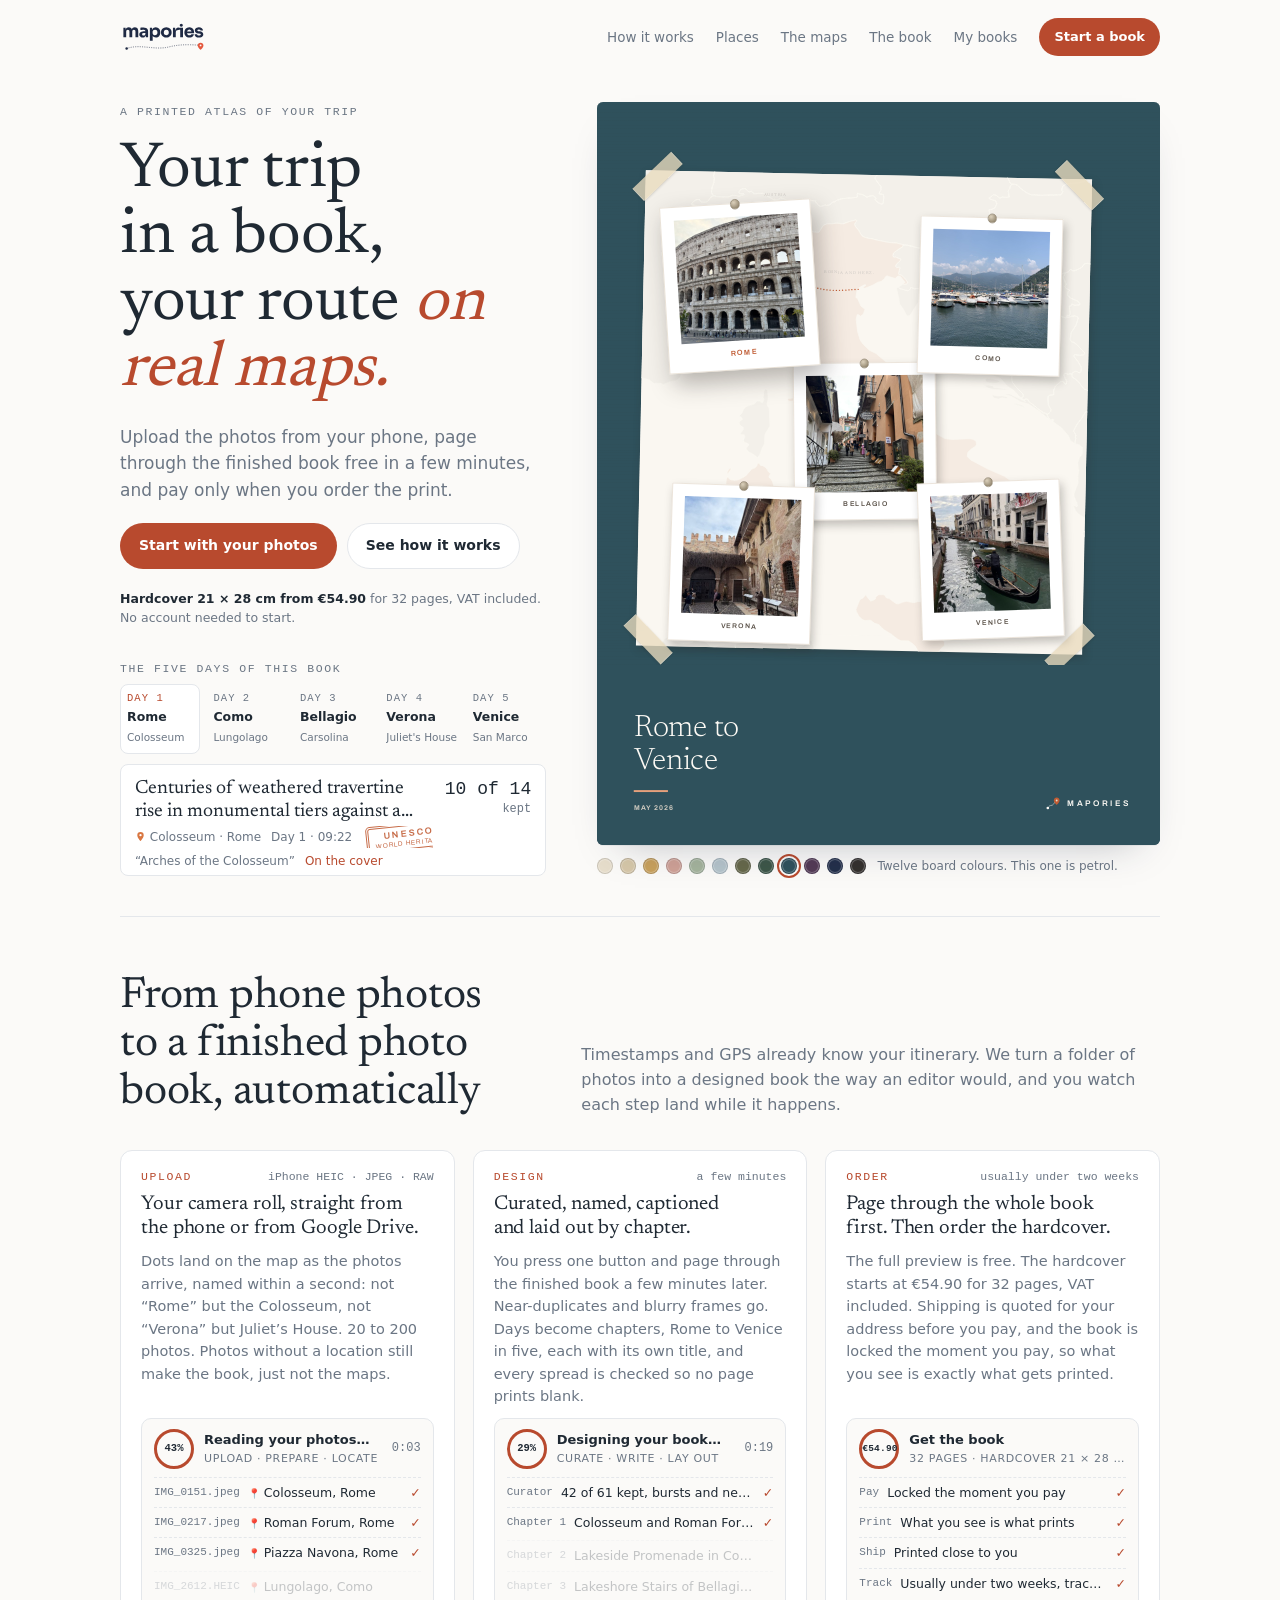
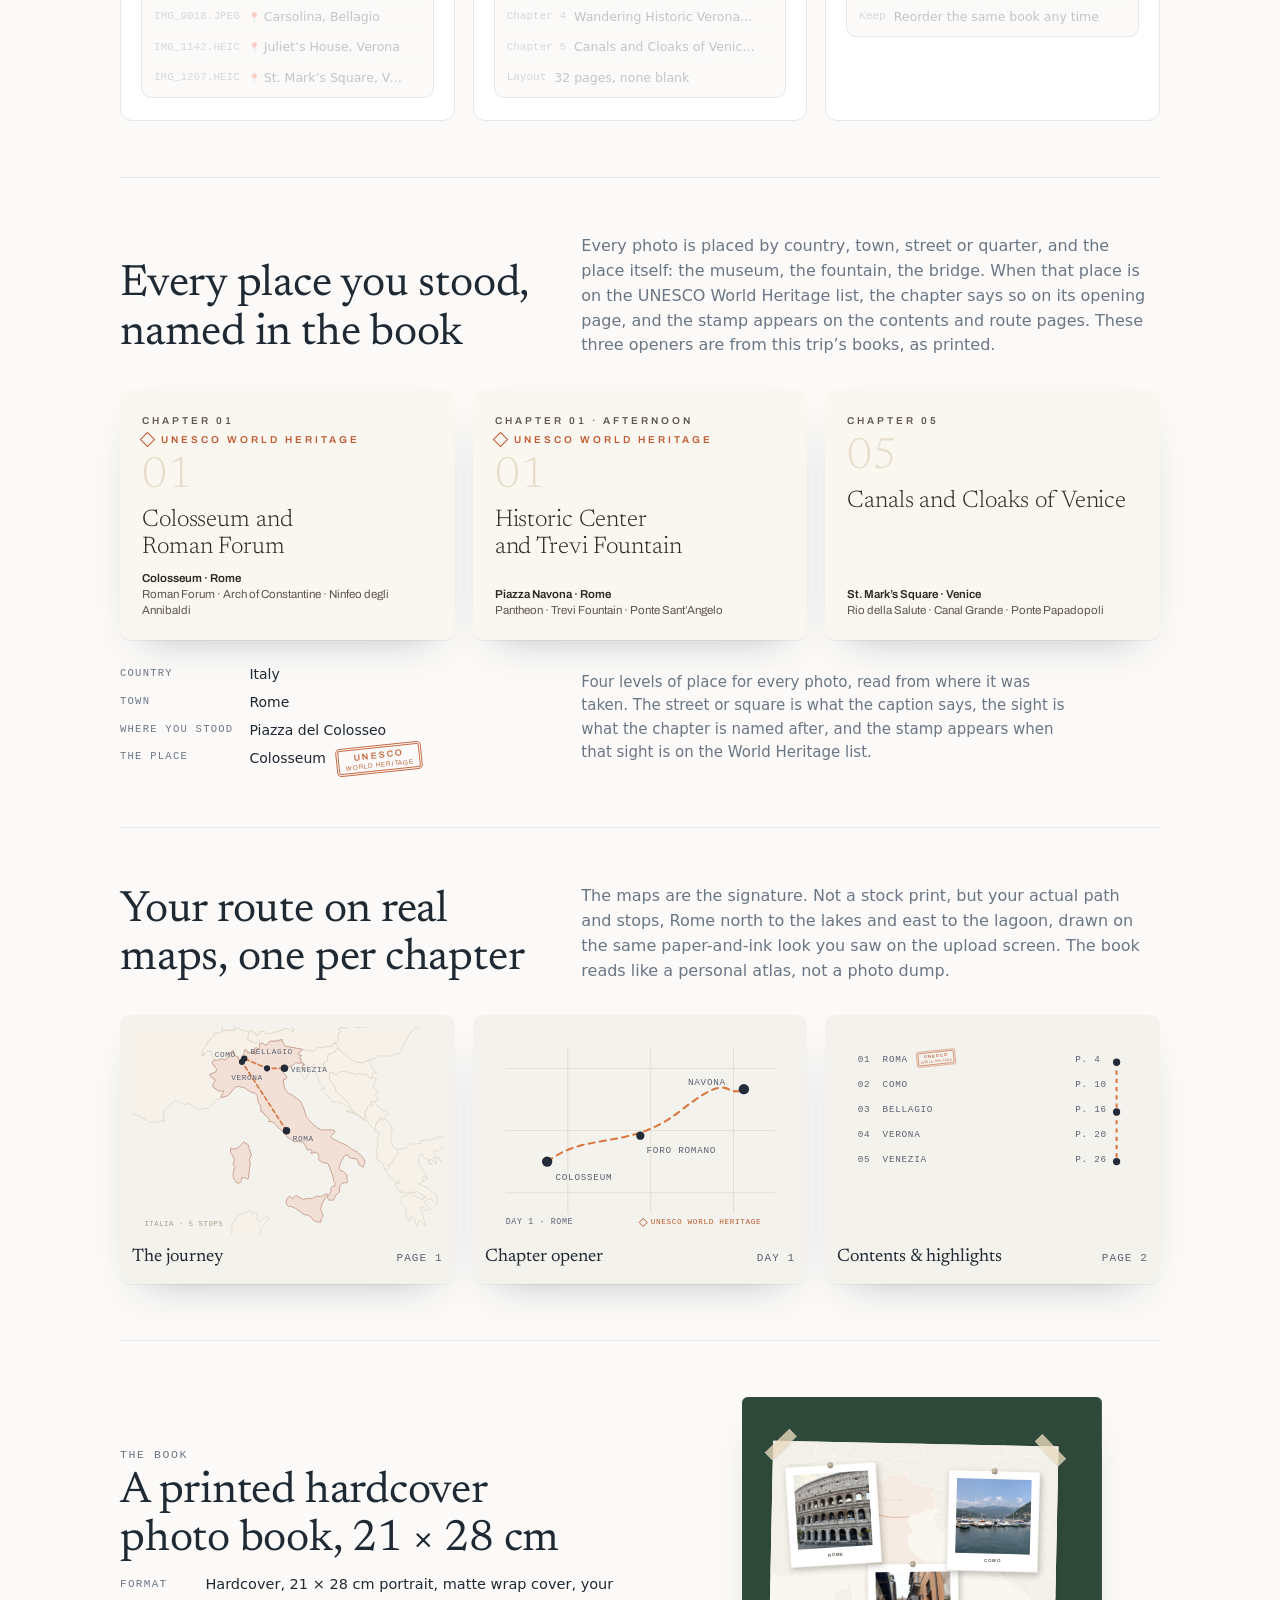
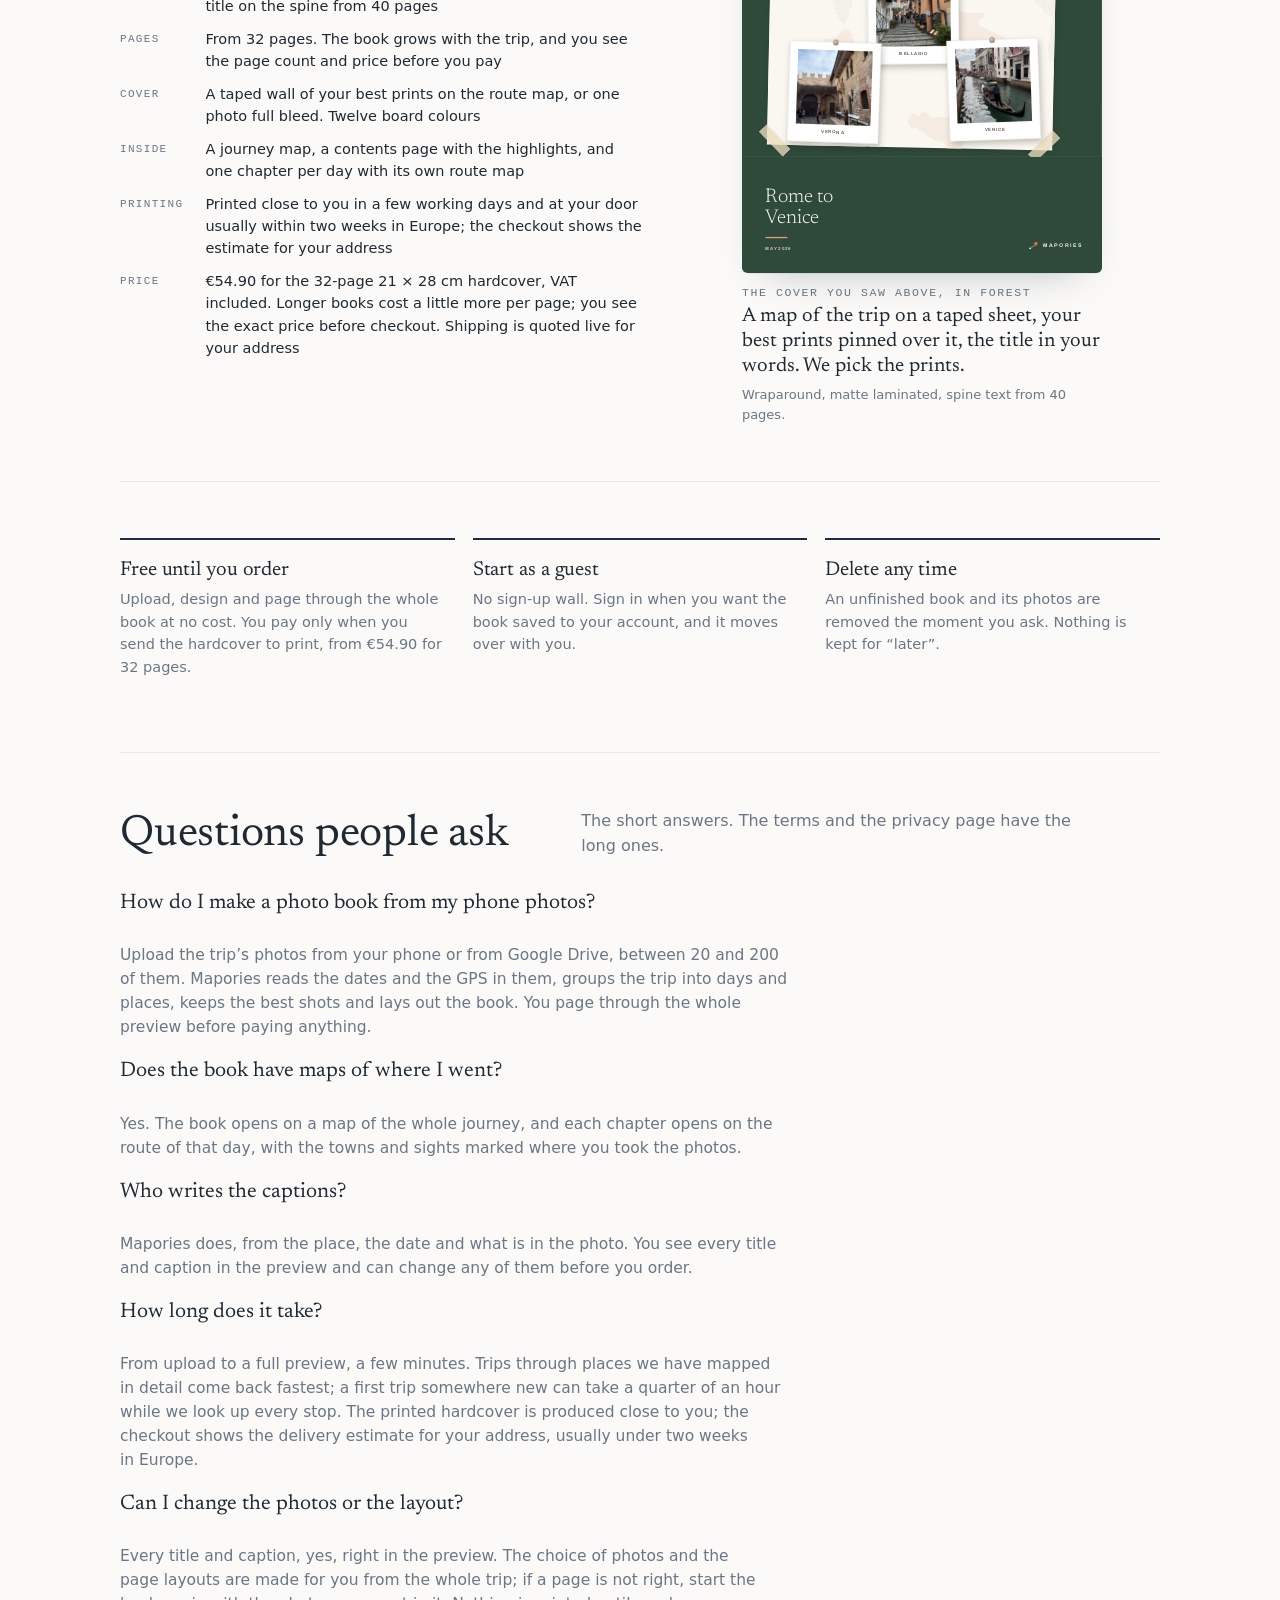
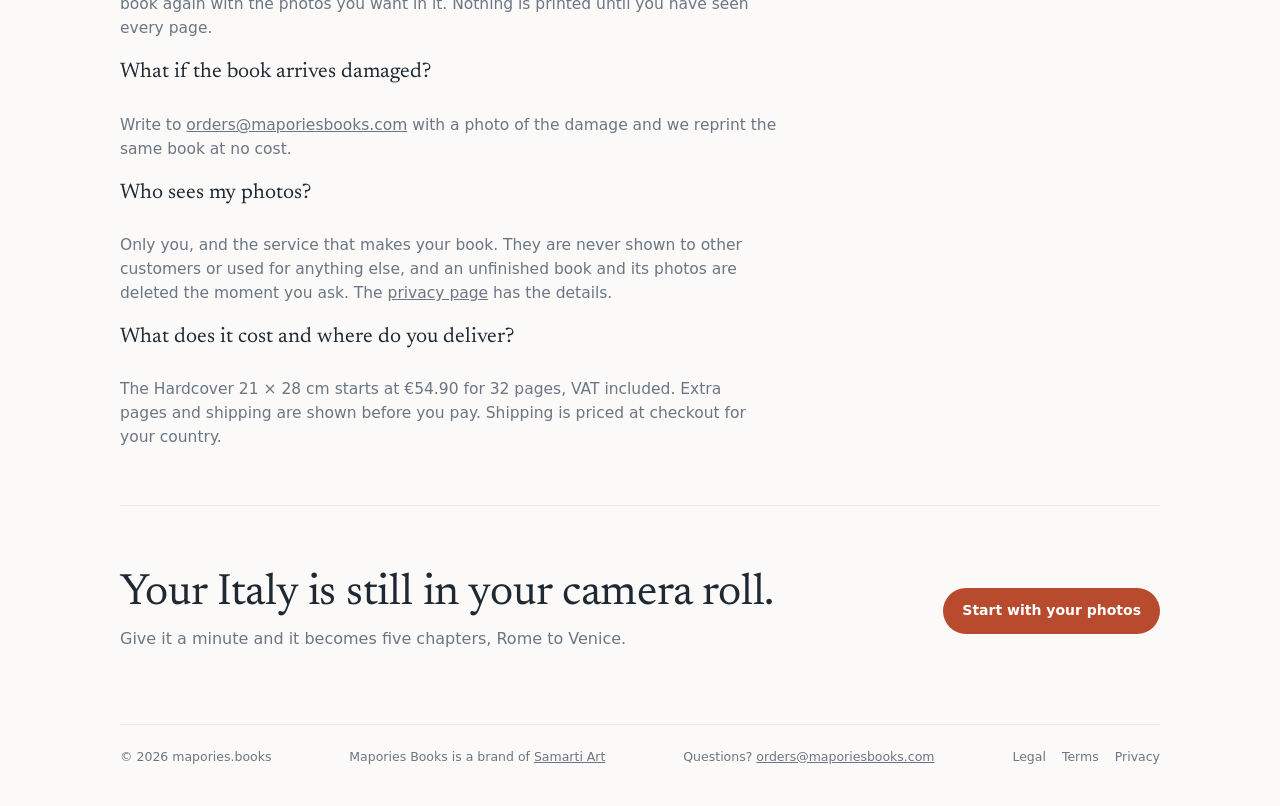
<file: index.html>
<!doctype html>
<html lang="en" data-site="site.json">
<head>
<meta charset="utf-8">
<meta name="viewport" content="width=device-width, initial-scale=1, viewport-fit=cover">
<link rel="icon" href="assets/favicon.svg" type="image/svg+xml">
<link rel="canonical" href="https://maporiesbooks.com/">
<meta name="theme-color" content="#1f2a44">
<meta property="og:type" content="website">
<meta property="og:site_name" content="Mapories Books">
<meta property="og:url" content="https://maporiesbooks.com/">
<meta property="og:title" content="Mapories Books — a travel photo book with your route on the maps">
<meta property="og:description" content="A travel photo book made from your phone photos: we read where you stood, keep the best shots, write the captions and lay out a hardcover with your route on the maps. Preview free in minutes, pay only when you order.">
<meta property="og:image" content="https://maporiesbooks.com/assets/og-image.png?v=2">
<meta property="og:image:width" content="1200">
<meta property="og:image:height" content="630">
<meta property="og:image:alt" content="A Mapories hardcover: five photo prints taped over a map of Italy, titled Rome to Venice">
<meta name="twitter:card" content="summary_large_image">
<meta name="twitter:title" content="Mapories Books — a travel photo book with your route on the maps">
<meta name="twitter:description" content="Upload a trip. Preview the hardcover in minutes. Pay only when you order.">
<meta name="twitter:image" content="https://maporiesbooks.com/assets/og-image.png?v=2">
<title>Mapories Books — a travel photo book with your route on the maps</title>
<meta name="description" content="A travel photo book made from your phone photos: we read where you stood, keep the best shots, write the captions and lay out a hardcover with your route on the maps. Preview free in minutes, pay only when you order.">
<style>
  @font-face{font-family:Newsreader; src:url("fonts/newsreader.ttf") format("truetype"); font-weight:400; font-display:swap}
  @font-face{font-family:Newsreader; src:url("fonts/newsreader_light.ttf") format("truetype"); font-weight:300; font-display:swap}
  @font-face{font-family:Archivo; src:url("fonts/archivo.ttf") format("truetype"); font-weight:400; font-display:swap}
  @font-face{font-family:Archivo; src:url("fonts/archivo_semibold.ttf") format("truetype"); font-weight:600; font-display:swap}
  :root{
    --bg:#fbfaf8; --card:#ffffff; --ink:#1f2933; --mut:#6b7684; --line:#e4e7eb;
    --navy:#1f2a44; --navysoft:#e9ecf3; --terra:#b84a2e; --terrasoft:#f7e7df;
    --mapbg:#f4f2ec; --mapgrid:#e4dfd2; --mapland:#eae4d6; --mapmut:#a89f8d; --maproute:#d97742; --mappin:#232a38; --maplbl:#5a6272;
    --paper-shadow:0 1px 0 rgba(31,41,51,.06), 0 18px 40px -24px rgba(31,42,68,.35);
    --note:#fff8e6; --noteline:#ead9a8;
    --wm-filter:none;
  }
  @media (prefers-color-scheme: dark){
    :root:not([data-theme="light"]){
      --bg:#141a27; --card:#1b2233; --ink:#eef1f6; --mut:#9aa5b8; --line:#2b3446;
      --navy:#c9d3ec; --navysoft:#25304a; --terra:#e07a5a; --terrasoft:#3a2620;
      --paper-shadow:0 1px 0 rgba(0,0,0,.4), 0 24px 50px -24px rgba(0,0,0,.7);
      --note:#2a2616; --noteline:#4a4020; --wm-filter:brightness(0) invert(1);
    }
  }
  :root[data-theme="dark"]{
    --bg:#141a27; --card:#1b2233; --ink:#eef1f6; --mut:#9aa5b8; --line:#2b3446;
    --navy:#c9d3ec; --navysoft:#25304a; --terra:#e07a5a; --terrasoft:#3a2620;
    --paper-shadow:0 1px 0 rgba(0,0,0,.4), 0 24px 50px -24px rgba(0,0,0,.7);
    --note:#2a2616; --noteline:#4a4020; --wm-filter:brightness(0) invert(1);
  }
  *{box-sizing:border-box}
  html,body{margin:0}
  img{max-width:100%}
  [hidden]{display:none!important}
  body{background:var(--bg); color:var(--ink); font:15px/1.55 system-ui,-apple-system,"Segoe UI",Roboto,sans-serif;
    -webkit-font-smoothing:antialiased}
  .wrap{max-width:1120px; margin:0 auto; padding-inline:clamp(16px,4vw,40px)}
  h1,h2,h3{font-family:Newsreader,Georgia,"Times New Roman",serif; font-weight:400; letter-spacing:-.005em; text-wrap:balance; margin:0}
  h1{font-size:clamp(36px,5.2vw,64px); line-height:1.04}
  h1 em{font-style:italic; color:var(--terra)}
  h2{font-size:clamp(30px,3.6vw,44px); line-height:1.1}
  h3{font-size:22px; line-height:1.2}
  p{margin:0}
  .eyebrow{font:500 11.5px/1 ui-monospace,SFMono-Regular,Menlo,monospace; letter-spacing:.14em; text-transform:uppercase; color:var(--mut)}
  .mono{font-family:ui-monospace,SFMono-Regular,Menlo,monospace}
  a{color:inherit}
  button{font:inherit; cursor:pointer}
  :focus-visible{outline:2px solid var(--terra); outline-offset:2px}

  /* ---- bar ---- */
  .bar{display:flex; align-items:center; justify-content:space-between; gap:16px; padding-block:18px}
  .bar img{height:30px; width:auto; display:block; filter:var(--wm-filter)}
  .bar nav{display:flex; gap:22px; align-items:center; font-size:13.5px; color:var(--mut)}
  .bar nav a{text-decoration:none}
  .bar nav a:hover{color:var(--ink)}
  .btn{display:inline-flex; align-items:center; gap:8px; padding:11px 18px; border-radius:999px; border:1px solid transparent;
    font-weight:600; font-size:14px; text-decoration:none; transition:transform .12s ease, background .12s ease}
  .btn.cta{background:var(--terra); color:#fff}
  .btn.cta:hover{transform:translateY(-1px); filter:brightness(1.04)}
  .btn.ghost{border-color:var(--line); color:var(--ink); background:var(--card)}
  .btn.ghost:hover{border-color:var(--navy)}
  .btn.sm{padding:8px 14px; font-size:13px}
  /* the start switch (site.json start.enabled=false): every start button
     goes quiet and the notice says when it is back — #529 */
  .btn[aria-disabled="true"]{opacity:.45; pointer-events:none; filter:none; transform:none}
  .notice{display:flex; gap:10px; align-items:flex-start; margin-top:14px; padding:10px 14px; border-radius:12px;
    background:var(--note); border:1px solid var(--noteline); color:var(--ink); font-size:13.5px; line-height:1.4}
  .notice b{white-space:nowrap}

  /* ---- hero ---- */
  .hero{display:grid; grid-template-columns:minmax(280px,5fr) minmax(0,6.6fr); gap:clamp(24px,4vw,56px); align-items:stretch; padding-block:28px 40px}
  .hero .lede{display:flex; flex-direction:column; gap:20px; padding-top:4px}
  .hero .lede p.sub{font-size:17px; color:var(--mut); max-width:38ch; text-wrap:pretty}
  .hero .ctas{display:flex; gap:10px; flex-wrap:wrap; align-items:center}
  .hero .days-block{margin-top:auto; padding-top:14px; display:flex; flex-direction:column; gap:10px}
  .hero .fine{font-size:12.5px; color:var(--mut)}
  .hero .fine b{color:var(--ink); font-weight:600}

  /* the hero IS the cover — the app's own Cover Artist composed this
     wall (cover_artist.scene_html, Meridian v38 taped wall) for a
     chosen route; its CSS is used as generated, scoped and scaled.
     Paper colours are fixed in both themes: it is a printed object. */
  .cover-wrap{position:relative}
  .cover{position:relative; width:100%; aspect-ratio:231/305; overflow:hidden; border-radius:6px; box-shadow:var(--paper-shadow); background:#2f515c}
  .wall-scale{position:absolute; left:0; top:0; width:231mm; height:305mm; transform-origin:0 0; transform:scale(var(--k,1))}
.wall-scale .wall{position:relative;width:231mm;height:231mm;overflow:hidden;background:#faf7f1}
.wall-scale .map{position:absolute;inset:0;overflow:hidden}
.wall-scale .board{position:absolute;inset:0;background:#2f515c;background-image:repeating-linear-gradient(0deg,rgba(43,39,36,.025) 0 .3mm,transparent .3mm 1.1mm)}
.wall-scale .sheet{position:absolute;left:18mm;top:30mm;right:30mm;bottom:6mm;background:#faf7f1;box-shadow:.6mm 1.2mm 3mm rgba(43,39,36,.24),0 0 .2mm rgba(43,39,36,.12),inset 0 0 0 .25mm rgba(255,255,255,.7)}
.wall-scale .weave,.wall-scale .ripple,.wall-scale .hem,.wall-scale .fold{position:absolute;inset:0;display:none}
.wall-scale .pin.corner{display:none;top:auto;left:auto;transform:none}
.wall-scale .pin.c0{top:2.4mm;left:2.4mm}
.wall-scale .pin.c1{top:2.4mm;right:2.4mm}
.wall-scale .pin.c2{bottom:2.4mm;left:2.4mm}
.wall-scale .pin.c3{bottom:2.4mm;right:2.4mm}
.wall-scale .tape{display:none;position:absolute;width:22mm;height:7mm;background:rgba(233,220,190,.78);box-shadow:0 .3mm 1mm rgba(43,39,36,.18);border-left:.4mm solid rgba(255,255,255,.35);border-right:.4mm solid rgba(255,255,255,.35)}
.wall-scale .tape.t0{left:-6mm;top:-1mm;transform:rotate(-45deg)}
.wall-scale .tape.t1{right:-6mm;top:-1mm;transform:rotate(45deg)}
.wall-scale .tape.t2{left:-6mm;bottom:-1mm;transform:rotate(45deg)}
.wall-scale .tape.t3{right:-6mm;bottom:-1mm;transform:rotate(-45deg)}
.wall-scale .sheet{transform:rotate(1.2deg);box-shadow:.8mm 1.4mm 3.5mm rgba(43,39,36,.26)}
.wall-scale .tape{display:block}
.wall-scale .print{position:absolute;background:#fff;padding:5mm 5mm 3mm;border:0.3mm solid #e3d9cb;box-shadow:1mm 2mm 4mm rgba(43,39,36,0.28)}
.wall-scale .print img{display:block;object-fit:cover}
.wall-scale .pin{position:absolute;top:-1.8mm;left:50%;transform:translateX(-50%);width:3.8mm;height:3.8mm;border-radius:50%;border:0.2mm solid #8a7f6a;background:radial-gradient(circle at 35% 30%,#ddd2bd,#978b74 72%)}
.wall-scale .cap{text-align:center;margin-top:3.2mm;margin-bottom:1.8mm;font:600 8pt Archivo,'Helvetica Neue',Arial,sans-serif;letter-spacing:0.18em;color:#5c534a}
  /* the typography band under the wall, as the coverwrap template sets it */
  .wall-scale .band{position:absolute; left:0; right:0; top:231mm; height:74mm; background:#2f515c; display:flex; align-items:flex-end; justify-content:space-between; padding:12mm 12mm 14mm 15mm; color:#fdfaf5}
  .wall-scale .blk{display:flex; flex-direction:column; gap:5mm}
  .wall-scale .accent-bar{width:14mm; height:.8mm; background:#e6a07c}
  .wall-scale .cwp-brand{display:flex; align-items:center; gap:3mm; font:600 9.5pt Archivo,"Helvetica Neue",Arial,sans-serif; letter-spacing:.3em; text-transform:uppercase}
  .wall-scale .cwp-mark{display:block; width:6mm; color:#fdfaf5}
  .wall-scale .cwp-mark svg{display:block; width:100%; height:auto}
  .wall-scale .cwp-title{margin:0; font:300 36pt/1.05 Newsreader,Georgia,"Times New Roman",serif; letter-spacing:-.01em; text-wrap:balance}
  .wall-scale .cap.cwp-sub{text-align:left; margin:0; text-transform:uppercase; color:#d9d2c6}
  /* the landing page's one addition: a print answers the day strip */
  .wall-scale .print{cursor:pointer; transition:scale .3s ease, box-shadow .3s ease}
  .wall-scale .print.on{scale:1.06; z-index:3 !important; box-shadow:2mm 4mm 9mm rgba(43,39,36,.34)}
  .wall-scale .print.on .cap{color:#c05b33}

  .boards{display:flex; align-items:center; gap:7px; margin-top:12px; font-size:12px; color:var(--mut)}
  .boards i{width:16px; height:16px; border-radius:50%; border:1px solid rgba(31,41,51,.14); box-shadow:inset 0 0 0 1px rgba(255,255,255,.25)}
  .boards i.on{outline:2px solid var(--terra); outline-offset:2px}
  .boards span{margin-left:4px}
  .days{display:grid; grid-template-columns:repeat(5,1fr); gap:6px}
  .day{appearance:none; border:1px solid transparent; background:transparent; border-radius:8px; padding:8px 6px 7px; text-align:left;
    display:flex; flex-direction:column; gap:3px; color:var(--mut); min-width:0; transition:background .15s ease}
  .day .d{white-space:nowrap; font:500 10.5px/1 ui-monospace,SFMono-Regular,Menlo,monospace; letter-spacing:.1em; text-transform:uppercase}
  .day .w{font-size:12.5px; font-weight:600; color:var(--ink); white-space:nowrap; overflow:hidden; text-overflow:ellipsis}
  .day .p{font-size:10.5px; color:var(--mut); white-space:nowrap; overflow:hidden; text-overflow:ellipsis}
  .day:hover{background:var(--navysoft)}
  .day[aria-pressed="true"]{background:var(--card); border-color:var(--line); color:var(--terra)}
  .day[aria-pressed="true"] .d{color:var(--terra)}
  /* the day card keeps one size while the days roll: room for a two-line
     caption and one meta row, whatever the day says */
  .hl{margin-top:0; background:var(--card); border:1px solid var(--line); border-radius:8px; padding:12px 14px; display:grid;
    grid-template-columns:1fr auto; gap:12px; align-items:start; height:112px; overflow:hidden}
  .hl .t{min-width:0; display:flex; flex-direction:column; gap:2px}
  .hl .cap{font-family:Newsreader,Georgia,serif; font-size:19px; line-height:1.25; color:var(--ink); text-wrap:pretty; height:calc(2 * 1.25em); overflow:hidden; display:-webkit-box; -webkit-line-clamp:2; -webkit-box-orient:vertical}
  .hl .meta{font-size:12px; color:var(--mut); display:flex; gap:10px; flex-wrap:nowrap; align-items:center; height:22px; white-space:nowrap; overflow:hidden}
  .hl .meta > span{flex:none}
  .hl .meta .ttl{flex:0 1 auto; min-width:0; overflow:hidden; text-overflow:ellipsis}
  .hl .meta svg{width:11px; height:11px; vertical-align:-1px; color:var(--maproute)}
  .hl .meta .onwall{color:var(--terra)}
  .stamp{display:inline-grid; justify-items:center; white-space:nowrap; padding:3px 6px 2px; border:1px solid #c66a46; border-radius:2.5px;
    outline:.8px solid #c66a46; outline-offset:1.6px; transform:rotate(-6deg); transform-origin:center; color:#c66a46; vertical-align:middle; margin:0 8px;
    font:400 6.5px/1 Archivo,"Helvetica Neue",Arial,sans-serif; letter-spacing:.12em; text-transform:uppercase}
  .stamp b{font-size:9px; font-weight:600; letter-spacing:.22em; margin-bottom:1.5px}
  .hl .meta .stamp{margin:0 6px}
  /* the places section: three chapter openers as the book prints them */
  .openers{display:grid; grid-template-columns:repeat(3,minmax(0,1fr)); gap:18px}
  .opener{background:#faf7f1; color:#2b2724; border-radius:10px; box-shadow:var(--paper-shadow); padding:26px 22px 22px; min-height:250px; display:flex; flex-direction:column; gap:8px}
  .opener .kick{font:600 10px/1 Archivo,"Helvetica Neue",Arial,sans-serif; letter-spacing:.3em; text-transform:uppercase; color:#5f564d}
  .opener .kick.heritage{display:flex; align-items:center; gap:8px; color:#c05b33}
  .opener .kick.heritage::before{content:""; width:9px; height:9px; border:1.4px solid #c05b33; transform:rotate(45deg); display:inline-block}
  .opener .num{font:300 44px/1 Newsreader,Georgia,serif; color:#e6ddcb; margin-top:2px}
  .opener .chp{font:300 24px/1.1 Newsreader,Georgia,serif; letter-spacing:-.005em; text-wrap:balance}
  .opener .where{font:400 11.5px/1.4 Archivo,"Helvetica Neue",Arial,sans-serif; color:#5f564d; margin-top:auto}
  .opener .where b{font-weight:600; color:#2b2724}
  .ladder-row{display:grid; grid-template-columns:minmax(0,1fr) minmax(0,1.4fr); gap:24px 48px; align-items:center; margin-top:24px}
  .ladder-row p{color:var(--mut); font-size:15px; max-width:52ch; text-wrap:pretty}
  .ladder{display:grid; grid-template-columns:auto 1fr; gap:6px 16px; font-size:14px; margin:0; max-width:52ch}
  .ladder dt{font:500 10.5px/1.9 ui-monospace,SFMono-Regular,Menlo,monospace; letter-spacing:.12em; text-transform:uppercase; color:var(--mut)}
  .ladder dd{margin:0}
  .ladder dd .stamp{margin-left:8px}
  .hl .cnt{font:400 12px/1.35 ui-monospace,SFMono-Regular,Menlo,monospace; color:var(--mut); text-align:right; font-variant-numeric:tabular-nums; white-space:nowrap; min-width:8ch}
  .hl .cnt b{display:block; font-size:18px; color:var(--ink); font-weight:500}

  /* ---- sections ---- */
  section.s{padding-block:56px; border-top:1px solid var(--line)}
  .faq{margin:0; display:grid; gap:20px; max-width:70ch}
  .faq dt{font:400 21px/1.25 Newsreader,Georgia,"Times New Roman",serif; margin:0; text-wrap:balance}
  .faq dd{margin:6px 0 0; color:var(--mut); font-size:15.5px; line-height:1.55; text-wrap:pretty}
  .shead{display:grid; grid-template-columns:minmax(0,1fr) minmax(0,1.4fr); gap:24px 48px; align-items:end; margin-bottom:32px}
  .shead p{color:var(--mut); font-size:16px; max-width:56ch; text-wrap:pretty}
  .steps{display:grid; grid-template-columns:repeat(3,minmax(0,1fr)); grid-template-rows:auto auto auto 1fr; gap:18px}
  .step{background:var(--card); border:1px solid var(--line); border-radius:12px; padding:20px 20px 22px; display:grid; grid-template-rows:subgrid; grid-row:span 4; row-gap:10px; align-content:start}
  .step{min-width:0}
  .step .ticket{align-self:start; margin-top:0; min-width:0}
  .ticket .tt b, .ticket .tt small{white-space:nowrap; overflow:hidden; text-overflow:ellipsis}
  .step h3{font-size:20px}
  .step .k{display:flex; justify-content:space-between; align-items:center}
  .step .k .eyebrow{color:var(--terra)}
  .step .k .tm{font:400 11.5px/1 ui-monospace,SFMono-Regular,Menlo,monospace; color:var(--mut)}
  .step p{color:var(--mut); font-size:14.5px; text-wrap:pretty}
  .rows{display:flex; flex-direction:column; gap:6px; margin-top:6px; font-size:13px}
  .rows div{display:flex; justify-content:space-between; gap:10px; padding:6px 0; border-top:1px dashed var(--line)}
  .rows div span:last-child{color:var(--mut); font-variant-numeric:tabular-nums}
  .rows .tick{color:var(--terra); font-weight:600}

  /* the step-1 ticket, replayed with the rows from the real test run */
  .ticket{margin-top:10px; border:1px solid var(--line); border-radius:10px; background:var(--bg); padding:10px 12px 8px}
  .ticket .th{display:flex; align-items:center; gap:10px}
  .ticket .ring{width:40px; height:40px; border-radius:50%; border:3px solid var(--terra); display:grid; place-items:center; flex:none;
    font:600 10.5px/1 ui-monospace,SFMono-Regular,Menlo,monospace; color:var(--ink); font-variant-numeric:tabular-nums}
  .ticket .tt{display:flex; flex-direction:column; min-width:0; flex:1}
  .ticket .tt b{font-size:13px; font-weight:600; color:var(--ink)}
  .ticket .tt small{font-size:11px; color:var(--mut); letter-spacing:.06em; text-transform:uppercase}
  .ticket .tk{font-size:12px; color:var(--mut); font-variant-numeric:tabular-nums}
  .trows{list-style:none; margin:8px 0 0; padding:0; display:flex; flex-direction:column}
  .trows li{display:flex; align-items:center; gap:8px; padding:5px 0; border-top:1px dashed var(--line); font-size:12.5px; color:var(--ink);
    opacity:.25; transform:translateY(3px); transition:opacity .35s ease, transform .35s ease}
  .trows li.seen{opacity:1; transform:none}
  .trows li .f{font-family:ui-monospace,SFMono-Regular,Menlo,monospace; font-size:11px; color:var(--mut); flex:none}
  .trows li .pl{flex:1; min-width:0; white-space:nowrap; overflow:hidden; text-overflow:ellipsis}
  .ticket[data-ticket="upload"] .trows li .pl::before{content:"📍"; font-size:10px; margin-right:4px}
  .ticket .ring.text{font-size:9.5px; letter-spacing:.02em}
  .trows li .tick{color:var(--terra); font-weight:600; opacity:0; transition:opacity .3s .2s}
  .trows li.seen .tick{opacity:1}

  .maps3{display:grid; grid-template-columns:repeat(3,1fr); gap:18px}
  .mt{background:var(--mapbg); border-radius:10px; padding:12px; color:#1f2933; box-shadow:var(--paper-shadow); display:flex; flex-direction:column; gap:10px}
  .mt svg{width:100%; height:auto; display:block; border-radius:6px}
  .mt svg text{font-family:ui-monospace,SFMono-Regular,Menlo,monospace; fill:#5a6272; font-size:9px; letter-spacing:.08em; text-transform:uppercase}
  .mt .c{display:flex; justify-content:space-between; align-items:baseline; gap:8px}
  .mt .c b{font-family:Newsreader,Georgia,serif; font-weight:400; font-size:18px}
  .mt .c span{font:400 11px/1 ui-monospace,SFMono-Regular,Menlo,monospace; letter-spacing:.1em; text-transform:uppercase; color:#5a6272}

  .book{display:grid; grid-template-columns:minmax(0,1.1fr) minmax(0,1fr); gap:40px; align-items:center}
  .book-cover{max-width:360px; margin-inline:auto}
  .cover2, .cover2 .board, .cover2 .band{background-color:#2f4a3a}
  .cover2 .print{cursor:default}
  .spec{display:grid; grid-template-columns:auto 1fr; gap:10px 22px; font-size:14.5px; margin-top:8px}
  .spec dt{color:var(--mut); font:500 11px/1.6 ui-monospace,SFMono-Regular,Menlo,monospace; letter-spacing:.12em; text-transform:uppercase; padding-top:3px}
  .spec dd{margin:0}

  .trust{display:grid; grid-template-columns:repeat(3,1fr); gap:18px}
  .trust div{padding:18px 0; border-top:2px solid var(--navy)}
  .trust h3{margin-bottom:6px; font-size:20px}
  .trust p{color:var(--mut); font-size:14.5px; text-wrap:pretty}

  .final{padding-block:64px 72px; text-align:left; display:grid; grid-template-columns:minmax(0,1.2fr) auto; gap:24px; align-items:center; border-top:1px solid var(--line)}
  footer{padding-block:22px 40px; border-top:1px solid var(--line); display:flex; justify-content:space-between; gap:16px; flex-wrap:wrap; font-size:12.5px; color:var(--mut)}
  footer .legal{display:flex; gap:16px}
  footer .legal a{text-decoration:none}
  footer .legal a:hover{color:var(--ink)}


  /* the coming-soon curtain: shown until the opening minute, then lifted */
  html.soon{overflow:hidden}
  .curtain{position:fixed; inset:0; z-index:100; background:#f4f2ec; color:#1f2933; overflow:auto; display:flex; flex-direction:column;
    padding-left:max(16px,env(safe-area-inset-left,0px)); padding-right:max(16px,env(safe-area-inset-right,0px))}
  .curtain header{padding:22px clamp(0px,2vw,24px)}
  .curtain header img{height:30px; width:auto; display:block}
  .curtain main{flex:1; display:flex; flex-direction:column; align-items:center; justify-content:center; gap:clamp(20px,4vw,36px); padding:0 0 48px}
  .curtain .pic{position:relative; width:100%; max-width:1200px}
  .curtain .pic img{width:100%; max-width:100%; height:auto; display:block; aspect-ratio:1200/630}
  .curtain .opening{position:absolute; right:clamp(8px,3vw,36px); top:clamp(8px,3vw,36px); transform:rotate(-7deg);
    display:grid; justify-items:center; padding:10px 16px 8px; border:2.5px solid #c66a46; border-radius:5px; color:#c05b33; background:rgba(250,247,241,.82);
    font:600 clamp(11px,1.4vw,15px)/1.3 ui-monospace,SFMono-Regular,Menlo,monospace; letter-spacing:.2em; text-transform:uppercase; white-space:nowrap;
    box-shadow:0 1px 0 rgba(255,255,255,.6) inset; opacity:.92}
  .curtain .opening b{font-size:1.5em; font-weight:600; letter-spacing:.12em}
  .curtain .soon{text-align:center}
  .curtain .soon p{display:inline-flex; align-items:center; gap:10px; margin:0; font-size:13px; letter-spacing:.16em; text-transform:uppercase; color:#6b7684}
  .curtain .soon p::before{content:""; width:8px; height:8px; border-radius:50%; background:#e0583a}
  .curtain .soon h1{font:400 clamp(30px,5vw,56px)/1.05 Newsreader,Georgia,serif; margin:10px 0 0; letter-spacing:-.005em; color:#1f2933}
  @media (max-width:560px){ .curtain .opening{right:6px; top:6px; padding:6px 10px 5px; letter-spacing:.12em} }
  @media (max-width:880px){
    /* phone: the text, then the cover, then the days that point at it */
    .hero{display:flex; flex-direction:column; gap:22px}
    .hero .lede{display:contents}
    .hero .cover-wrap{order:1}
    .hero .days-block{order:2; padding-top:0}
    .steps,.maps3,.trust,.openers{grid-template-columns:1fr}
    .steps{grid-template-rows:none}
    .step{grid-template-rows:auto; grid-row:auto}
    .shead,.book,.ladder-row{grid-template-columns:1fr}
    .final{grid-template-columns:1fr}
    .bar nav a.hide{display:none}
  }
  @media (max-width:560px){
    .days{grid-template-columns:repeat(5,1fr)}
    .hl .meta .stamp{display:none}
    .day .w{display:none}
    .day .p{display:none}
  }
  @media (prefers-reduced-motion: reduce){ *{animation:none!important; transition:none!important} }
</style>
<script type="application/ld+json">
{"@context":"https://schema.org","@graph":[
 {"@type":"Organization","@id":"https://maporiesbooks.com/#org","name":"Mapories Books","legalName":"Samarti Art Ltd.","url":"https://maporiesbooks.com/","logo":"https://maporiesbooks.com/assets/og-image.png?v=2","email":"office@maporiesbooks.com","sameAs":["https://samartiart.com"]},
 {"@type":"WebSite","@id":"https://maporiesbooks.com/#site","url":"https://maporiesbooks.com/","name":"Mapories Books","publisher":{"@id":"https://maporiesbooks.com/#org"}},
 {"@type":"Product","name":"Mapories photobook","description":"A printed hardcover atlas of one trip: your photos, captions and route maps, laid out automatically from the photos' dates and places.","image":"https://maporiesbooks.com/assets/og-image.png?v=2","brand":{"@type":"Brand","name":"Mapories Books"},"offers":{"@type":"Offer","url":"https://maporiesbooks.com/","priceCurrency":"EUR","price":"54.90","priceValidUntil":"2027-12-31","availability":"https://schema.org/InStock","seller":{"@id":"https://maporiesbooks.com/#org"}}}
,
 {"@type":"FAQPage","mainEntity":[
  {"@type":"Question","name":"How do I make a photo book from my phone photos?","acceptedAnswer":{"@type":"Answer","text":"Upload the trip's photos from your phone or from Google Drive, between 20 and 200 of them. Mapories reads the dates and the GPS in them, groups the trip into days and places, keeps the best shots and lays out the book. You page through the whole preview before paying anything."}},
  {"@type":"Question","name":"Does the book have maps of where I went?","acceptedAnswer":{"@type":"Answer","text":"Yes. The book opens on a map of the whole journey, and each chapter opens on the route of that day, with the towns and sights marked where you took the photos."}},
  {"@type":"Question","name":"Who writes the captions?","acceptedAnswer":{"@type":"Answer","text":"Mapories does, from the place, the date and what is in the photo. You see every title and caption in the preview and can change any of them before you order."}},
  {"@type":"Question","name":"How long does it take?","acceptedAnswer":{"@type":"Answer","text":"A few minutes from upload to a full preview; a first trip somewhere we have not mapped in detail can take a quarter of an hour. The printed hardcover is produced close to you; the checkout shows the delivery estimate for your address, usually under two weeks in Europe."}},
  {"@type":"Question","name":"Can I change the photos or the layout?","acceptedAnswer":{"@type":"Answer","text":"Every title and caption, yes, right in the preview. The choice of photos and the page layouts are made for you from the whole trip; if a page is not right, start the book again with the photos you want in it. Nothing is printed until you have seen every page."}},
  {"@type":"Question","name":"What if the book arrives damaged?","acceptedAnswer":{"@type":"Answer","text":"Write to orders@maporiesbooks.com with a photo of the damage and we reprint the same book at no cost."}},
  {"@type":"Question","name":"Who sees my photos?","acceptedAnswer":{"@type":"Answer","text":"Only you, and the service that makes your book. They are never shown to other customers or used for anything else, and an unfinished book and its photos are deleted the moment you ask."}},
  {"@type":"Question","name":"What does it cost and where do you deliver?","acceptedAnswer":{"@type":"Answer","text":"A 21 × 28 cm hardcover starts at €54.90 for 32 pages, VAT included. Extra pages and shipping are shown before you pay; shipping is priced at checkout for your country."}}
 ]}
]}
</script>
</head>
<body>
<div class="curtain" id="curtain" hidden aria-label="Coming soon">
  <header><img src="assets/wordmark.svg" alt="mapories.books" width="103" height="36"></header>
  <main>
    <div class="pic">
      <img src="assets/coming-soon.png" width="1200" height="630" alt="A Mapories photobook, Winter Stones of Rome, over a map of Italy">
      <div class="opening"><span>Opening</span><b>29 Oct 2026</b><span id="openingTime">11:35 EET</span></div>
    </div>
    <div class="soon">
      <p>Coming soon</p>
      <h1>Your trip, designed into a printed photobook.</h1>
    </div>
  </main>
</div>
<script>
  // the curtain goes up before the first paint: the opening minute is in the
  // HTML as well as in site.json, so there is no flash of the page underneath
  (function(){ var at = Date.parse('2026-10-29T11:35:00+02:00'); if (Date.now() < at){ document.getElementById('curtain').hidden = false; document.documentElement.classList.add('soon'); } })();
</script>
<svg width="0" height="0" style="position:absolute" aria-hidden="true">
  <symbol id="pin" viewBox="0 0 16 16">
    <path fill="currentColor" d="M8 1.2C5.4 1.2 3.3 3.3 3.3 5.9c0 3.5 4.7 8.9 4.7 8.9s4.7-5.4 4.7-8.9C12.7 3.3 10.6 1.2 8 1.2zm0 6.5a1.9 1.9 0 1 1 0-3.8 1.9 1.9 0 0 1 0 3.8z"/>
  </symbol>
</svg>



<div class="wrap">
  <header class="bar">
    <a href="/" aria-label="mapories.books"><img src="assets/wordmark.svg" alt="mapories.books" width="103" height="36"></a>
    <nav>
      <a href="#how" class="hide">How it works</a>
      <a href="#places" class="hide">Places</a>
      <a href="#maps" class="hide">The maps</a>
      <a href="#book" class="hide">The book</a>
      <a href="/app#books" class="hide" data-app="books_path">My books</a>
      <a href="/app#new" class="btn cta sm" data-start>Start a book</a>
    </nav>
  </header>

  <section class="hero">
    <div class="lede">
      <p class="eyebrow">A printed atlas of your trip</p>
      <h1>Your trip in a book,<br>your route <em>on real maps.</em></h1>
      <p class="sub">Upload the photos from your phone, page through the finished book free in a few minutes, and pay only when you order the print.</p>
      <div class="ctas">
        <a href="/app#new" class="btn cta" data-start>Start with your photos</a>
        <a href="#how" class="btn ghost">See how it works</a>
      </div>
      <p class="notice" id="startNotice" hidden role="status"></p>
      <p class="fine"><b><span data-bind="product">Hardcover 21 × 28 cm</span> from <span data-bind="price">€54.90</span></b> for <span data-bind="pages">32</span> pages, VAT included. No account needed to start.<span id="deliverLine" hidden></span></p>
      <div class="days-block">
        <p class="eyebrow days-label">The five days of this book</p>
        <div class="days" id="days" role="group" aria-label="Days of the trip"></div>
        <div class="hl" id="hl" aria-live="polite"></div>
      </div>
    </div>

    <div class="cover-wrap">
      <div class="cover" id="cover">
        <div class="wall-scale" id="wallScale">
<div class="wall"><div class="board"></div><div class="sheet"><div class="map"><svg viewBox="0 0 231 231" data-extent="37.20756 5.41166 47.81344 19.70234" xmlns="http://www.w3.org/2000/svg" style="display:block;width:100%;height:100%"><rect width="231" height="231" fill="#faf7f1"/><path d="M113.6,128.8L113.5,128.8L113.5,128.7L113.6,128.7L113.6,128.8Z M98.5,318.7L98.4,319.2L97.9,323.4L97.8,324.9L97.7,327.4L97.7,330.4L99.0,333.0L99.0,334.1L98.5,335.4L96.1,336.9L93.0,338.8L90.4,340.7L87.5,342.7L86.6,344.0L85.2,345.0L84.0,345.9L83.8,346.9L83.0,348.7L81.9,350.2L79.1,350.8L78.6,351.3L77.3,353.5L76.8,354.3L76.0,356.1L77.0,360.7L78.1,365.5L78.3,367.5L78.3,369.1L77.7,370.9L76.2,373.5L75.1,375.4L73.1,378.7L72.5,379.6L71.0,380.5L68.3,381.8L66.4,383.0L65.4,377.9L64.6,373.5L63.9,369.8L62.7,363.5L61.6,358.1L60.6,352.7L59.7,347.8L58.7,342.9L58.3,342.1L55.5,339.8L52.9,337.7L50.2,335.2L47.2,332.6L46.8,329.3L45.2,324.2L43.7,321.4L43.1,320.7L39.9,318.9L38.0,317.6L37.5,316.8L37.1,314.8L35.8,310.7L34.3,307.0L33.8,304.5L33.7,301.4L34.0,299.1L34.6,298.1L37.8,295.3L39.2,291.9L41.0,290.6L42.6,289.7L43.8,288.6L45.0,286.8L45.8,284.9L46.0,282.8L46.3,279.5L46.9,277.2L48.2,274.6L47.7,272.5L46.9,270.3L47.2,266.4L47.0,264.8L46.4,263.4L45.8,261.6L45.8,260.1L46.4,256.2L46.8,253.2L47.5,249.3L47.2,248.2L46.7,247.4L45.2,246.5L45.2,246.0L45.6,245.4L47.8,243.5L49.0,240.7L50.0,240.1L51.6,239.1L51.5,238.0L51.2,236.9L55.2,235.6L59.0,232.1L60.3,231.3L69.1,228.1L70.3,228.3L71.5,228.8L71.2,230.0L70.7,230.9L71.4,232.6L72.5,231.6L72.2,230.9L72.2,230.0L74.0,229.9L75.6,230.1L77.3,231.0L77.2,234.8L79.6,238.5L78.9,240.3L80.8,241.4L82.5,240.1L83.4,238.2L86.5,237.0L89.5,234.2L91.2,233.9L91.6,236.2L92.4,238.3L91.3,239.0L89.8,241.1L87.1,246.6L84.5,248.2L82.7,250.3L82.1,251.7L81.9,253.5L82.3,256.6L83.7,259.8L85.3,261.7L86.8,262.3L90.4,265.3L90.3,267.1L90.8,269.2L91.0,271.8L92.3,273.9L89.6,278.3L88.2,281.6L85.3,286.1L82.8,289.0L77.4,293.3L76.1,294.8L75.2,296.2L74.8,297.8L75.0,299.6L76.7,304.1L79.1,306.8L81.5,308.2L85.7,307.6L85.5,309.4L85.9,311.4L87.6,311.3L88.7,311.0L89.7,309.0L91.7,310.4L92.8,314.6L94.5,315.9L94.7,316.4L94.1,316.7L93.6,317.2L94.1,317.5L95.8,318.1L96.8,317.7L98.5,318.7Z M66.5,6.3L67.0,6.6L68.1,7.5L67.8,9.2L66.5,11.8L65.8,13.9L65.7,15.6L65.9,16.4L66.1,16.3L67.4,16.5L68.0,16.5L70.0,16.9L71.7,17.6L72.0,18.2L72.2,19.1L74.1,20.2L76.3,20.9L77.1,20.7L79.8,18.0L80.9,18.5L81.5,19.9L81.5,20.7L80.7,23.5L80.6,25.0L81.2,26.0L81.3,26.8L81.1,27.5L80.0,27.6L78.6,27.2L77.3,26.0L76.4,26.1L75.6,26.4L75.2,27.6L74.8,29.0L74.9,29.7L75.5,30.3L75.9,31.6L76.3,33.2L76.5,34.0L76.2,34.3L75.5,34.5L74.8,34.3L73.7,32.4L73.2,31.6L72.3,31.5L70.7,32.0L68.3,33.1L67.4,33.1L66.6,32.8L65.8,31.9L65.1,30.1L64.9,29.0L64.5,29.0L62.9,28.7L62.2,29.2L62.2,31.0L62.1,33.2L61.3,34.7L59.2,37.3L58.4,38.4L58.1,39.2L58.0,39.9L58.3,41.1L58.8,42.2L58.4,42.9L57.3,43.2L56.5,42.5L56.1,41.3L54.4,39.6L55.2,38.2L55.1,37.8L52.2,37.1L51.0,36.0L49.2,34.1L48.9,33.3L49.0,30.7L48.9,30.1L48.7,29.8L47.8,29.8L46.7,30.7L45.6,32.1L43.4,33.6L43.2,33.9L43.9,35.4L43.9,36.0L42.1,38.4L41.7,39.1L39.4,40.7L38.4,41.2L35.3,40.1L34.4,40.0L33.0,40.7L31.0,41.4L27.8,42.1L26.6,41.6L26.0,41.1L25.7,40.4L24.9,39.1L24.0,38.4L23.4,37.6L22.5,36.6L22.0,35.9L22.7,33.5L22.2,32.7L21.9,31.5L22.1,30.6L21.8,30.4L18.9,30.0L16.4,30.1L14.7,30.9L13.3,32.2L13.1,32.5L13.2,32.8L13.9,34.0L12.7,35.3L10.9,36.3L9.6,36.4L9.0,36.2L9.0,34.8L10.1,34.3L11.1,33.4L11.4,32.1L11.5,31.2L10.5,30.2L10.6,29.5L11.2,28.3L11.6,27.1L12.1,26.2L14.1,24.6L16.1,23.1L16.4,21.4L16.6,19.3L16.9,18.8L19.6,17.6L20.3,17.1L20.6,16.5L22.8,14.2L24.9,11.9L25.3,11.1L25.7,10.7L25.7,10.3L25.4,10.0L24.4,9.9L24.1,9.1L25.2,7.9L26.5,7.1L27.9,7.0L28.4,7.4L28.4,7.8L29.0,8.3L30.0,8.4L31.2,8.3L32.5,7.8L33.2,6.7L33.7,5.8L35.6,4.8L37.0,5.3L40.7,5.4L43.4,5.2L45.0,4.5L47.1,4.5L48.5,4.9L48.8,4.8L49.2,4.7L49.6,4.4L50.9,4.1L51.1,3.8L51.0,3.5L50.8,3.4L49.1,3.5L48.5,3.3L48.4,2.7L48.9,1.8L50.1,1.0L51.1,0.8L51.8,1.0L53.6,2.5L54.0,2.5L54.3,2.3L54.7,2.1L55.3,2.4L56.0,3.3L56.1,3.4L60.1,3.1L61.0,3.1L63.7,4.7L66.5,6.3Z M276.9,-27.4L276.6,-26.5L275.9,-25.5L275.1,-24.4L274.4,-23.1L273.5,-20.3L272.9,-19.0L270.5,-16.5L270.3,-12.9L269.9,-12.6L264.4,-11.4L263.6,-11.6L262.9,-12.3L262.5,-12.8L262.2,-13.2L261.7,-14.2L261.1,-14.9L260.1,-15.4L259.3,-16.1L258.2,-16.1L255.1,-15.2L253.1,-15.1L251.7,-15.4L249.8,-16.0L246.2,-16.0L243.7,-15.5L243.5,-14.8L241.2,-10.5L237.9,-8.9L235.0,-7.3L234.2,-6.9L232.7,-7.4L231.1,-8.4L229.7,-8.9L228.8,-8.7L227.7,-7.6L227.2,-6.5L223.9,-5.7L218.3,-5.2L216.3,-4.1L215.6,-2.7L215.6,-1.7L216.1,-0.9L215.5,0.2L215.2,0.6L211.2,0.8L205.8,1.1L202.6,1.0L199.6,0.9L197.6,0.1L195.1,-1.6L192.4,-3.9L192.2,-3.9L191.8,-4.2L190.1,-4.3L189.7,-4.2L188.7,-4.9L188.4,-5.9L186.9,-8.4L185.1,-12.5L185.1,-13.7L185.8,-15.0L186.4,-16.1L186.5,-16.9L186.6,-17.1L187.1,-18.8L188.3,-21.1L189.5,-22.4L190.4,-22.8L192.1,-22.4L195.1,-22.1L197.4,-22.4L199.6,-23.4L200.8,-24.3L201.8,-25.2L202.1,-25.8L202.5,-26.1L204.3,-26.6L204.9,-27.3L205.1,-28.4L205.3,-29.8L205.6,-30.7L206.1,-31.4L209.4,-33.2L209.7,-33.8L210.2,-34.4L211.2,-35.0L212.1,-36.0L213.1,-36.5L214.4,-36.5L215.6,-36.6L216.5,-36.9L216.9,-37.0L218.6,-36.7L219.0,-35.6L219.1,-34.5L222.1,-34.6L223.7,-37.0L224.5,-37.3L225.9,-38.1L226.8,-38.9L227.4,-38.4L228.3,-36.8L229.2,-35.6L229.8,-35.1L229.8,-34.7L230.4,-34.5L231.4,-34.3L232.2,-33.9L232.4,-32.8L232.4,-31.7L232.0,-31.0L231.9,-30.3L232.6,-30.0L233.7,-30.3L234.5,-30.7L236.7,-29.8L237.6,-31.7L238.5,-32.7L239.6,-33.2L240.7,-33.8L241.7,-34.2L242.4,-34.2L242.6,-34.4L243.5,-34.3L244.5,-34.1L245.8,-34.4L247.6,-33.9L248.7,-33.0L249.8,-32.7L251.1,-32.7L252.0,-33.2L253.3,-34.9L254.2,-34.9L255.6,-35.2L257.6,-35.2L262.3,-34.8L263.5,-34.2L266.4,-33.3L267.6,-32.4L268.2,-31.2L268.5,-30.4L271.4,-29.2L275.8,-27.6L276.9,-27.4Z M179.5,28.6L178.1,28.1L176.3,27.8L176.0,28.1L175.3,28.4L175.0,29.0L175.2,31.0L174.8,31.4L172.9,31.2L172.2,31.4L171.2,32.9L170.1,33.4L168.7,33.9L167.7,34.4L166.4,34.9L165.3,35.1L164.8,35.8L164.6,36.4L164.6,37.1L165.8,38.5L165.9,39.8L165.8,41.6L165.5,42.5L165.1,43.1L162.3,43.9L159.5,45.3L159.4,45.6L160.7,46.9L160.8,47.2L159.7,47.9L159.6,48.6L159.7,49.5L160.3,50.3L160.5,51.1L158.9,51.7L156.8,51.5L154.3,50.4L153.4,50.5L152.5,51.1L151.6,50.9L150.7,50.2L149.3,48.8L148.7,48.0L148.4,47.1L148.0,47.0L147.5,47.2L147.0,48.3L145.7,50.3L144.8,50.8L143.4,50.7L141.4,50.7L140.2,50.9L138.7,50.2L138.3,50.3L138.3,50.8L137.8,51.5L136.9,52.0L132.6,50.9L132.0,50.0L133.0,49.6L134.3,48.5L135.2,48.6L136.3,48.4L136.8,47.9L136.1,46.5L134.3,44.7L133.4,44.0L132.1,43.6L131.9,43.1L132.6,40.3L132.4,39.9L130.9,40.1L130.5,39.8L130.4,39.3L130.5,38.6L131.5,37.6L132.6,36.6L132.9,36.1L132.9,35.6L131.5,35.2L130.6,34.8L129.9,34.6L129.5,34.9L129.1,34.6L128.8,33.8L129.1,32.6L130.4,31.5L131.8,30.5L133.0,29.7L133.7,29.4L134.0,28.2L134.7,28.3L136.1,28.4L137.7,28.7L139.1,29.0L140.4,29.4L143.1,29.9L145.6,30.2L146.4,30.4L147.0,30.4L147.7,30.8L148.2,30.5L148.5,30.0L149.8,29.4L151.1,28.6L151.9,27.6L152.4,26.9L153.3,26.3L154.2,26.1L155.0,25.9L158.5,25.5L162.1,25.8L163.8,25.2L165.2,24.3L167.3,24.0L170.5,24.7L170.7,24.3L170.8,24.1L170.8,22.1L171.8,21.1L172.7,20.7L175.7,20.8L176.1,21.5L176.3,22.4L176.6,23.8L177.1,24.1L177.4,24.7L177.3,25.6L177.9,26.3L179.3,28.1L179.5,28.6Z M257.8,65.0L260.4,65.9L261.6,66.6L262.3,67.6L263.9,68.2L266.7,68.6L268.6,69.6L269.6,71.3L271.4,70.8L273.8,68.3L276.2,67.7L278.5,68.9L279.8,69.9L280.0,70.6L279.5,70.9L278.2,70.8L277.1,71.3L276.3,72.4L276.1,73.6L276.7,74.8L277.5,75.7L278.6,76.2L279.2,76.8L279.3,77.7L279.5,77.9L278.9,78.3L278.3,78.8L277.9,79.8L277.8,81.4L275.7,82.7L274.9,82.9L274.6,83.7L274.0,86.1L274.1,87.8L274.4,88.7L274.5,89.4L275.2,90.4L275.8,91.7L276.2,93.5L277.1,95.0L279.4,96.3L280.6,97.1L281.4,98.3L282.0,99.3L283.9,100.7L283.8,101.7L283.4,102.7L282.9,103.2L282.0,104.4L281.1,105.1L279.6,107.4L277.2,107.5L276.6,107.7L275.7,108.3L275.2,109.4L275.7,110.3L275.6,111.2L275.2,112.9L275.8,114.8L276.6,115.6L276.7,116.1L276.6,117.0L275.3,118.8L275.0,119.5L273.7,119.8L273.3,119.6L272.6,119.0L272.0,118.8L270.5,119.5L269.0,120.0L267.8,119.6L266.6,119.6L265.8,119.9L265.1,120.0L263.9,120.8L262.0,121.3L261.1,121.2L260.7,120.5L260.4,119.5L260.5,119.0L261.8,118.2L262.0,117.4L263.8,113.7L264.1,112.4L264.1,112.0L263.7,111.8L262.7,111.8L258.3,110.3L258.5,108.5L257.2,107.6L255.8,106.7L255.6,105.8L254.0,103.9L252.9,102.8L251.5,102.3L250.2,101.5L249.5,101.1L249.1,100.2L249.1,99.7L248.8,99.2L248.1,99.2L247.1,99.9L245.9,100.5L245.7,101.0L246.1,102.0L246.4,102.7L246.3,103.3L245.9,104.1L243.5,105.9L243.2,106.5L243.7,107.5L243.4,107.9L241.4,108.6L241.4,108.0L241.3,107.2L240.1,106.3L238.5,105.5L234.9,103.1L233.5,102.7L232.3,102.4L230.5,101.3L229.6,101.1L228.6,100.2L226.4,97.4L224.5,95.8L223.2,95.0L222.8,94.3L222.8,93.5L222.8,93.2L223.8,92.1L224.5,91.9L225.5,91.9L226.1,92.5L226.9,92.6L227.4,91.9L227.6,90.8L227.5,89.5L225.5,86.4L223.8,84.3L223.6,83.8L224.0,83.4L224.6,83.2L225.2,83.4L226.9,83.5L228.5,83.3L229.1,82.8L229.1,82.1L228.5,81.5L226.6,79.7L225.1,78.1L223.4,76.9L222.1,76.5L221.7,75.9L221.6,75.2L221.7,74.0L221.8,72.5L222.1,71.6L223.3,69.8L224.4,67.9L225.0,66.0L225.4,64.3L225.3,63.9L224.7,63.5L223.5,63.2L221.8,63.5L220.3,64.1L219.8,64.1L219.6,63.4L219.8,63.0L220.3,63.1L220.6,63.2L221.0,62.9L221.3,61.8L220.7,58.3L221.7,58.0L221.8,57.5L221.9,57.0L223.0,57.6L224.5,57.6L225.9,57.5L226.1,57.2L226.1,56.7L225.8,56.2L225.3,55.9L225.0,55.4L224.1,55.2L221.2,53.9L219.7,52.6L219.8,51.1L220.2,50.3L220.7,50.1L220.5,49.8L218.9,49.1L218.3,48.2L218.8,47.0L217.9,44.6L217.0,43.1L217.9,42.4L218.0,41.5L218.1,41.0L218.5,41.0L219.9,40.4L220.4,39.9L220.7,39.3L221.1,39.1L222.0,39.8L223.0,39.8L224.1,39.4L225.0,38.9L226.0,38.4L226.5,38.1L227.1,37.6L228.2,36.1L229.6,35.8L231.4,36.2L233.3,36.3L234.7,36.0L238.4,36.4L239.2,36.8L239.7,37.1L240.7,38.4L241.6,40.0L242.9,40.8L244.4,41.7L245.2,42.4L246.4,44.3L247.3,45.3L247.6,45.2L247.9,45.0L248.1,44.8L248.3,44.9L248.4,45.5L248.4,46.9L248.2,48.3L248.5,49.6L248.5,50.0L248.3,50.4L248.3,50.7L248.6,51.1L249.9,52.0L251.0,53.3L252.4,54.3L253.6,54.9L254.4,54.9L255.6,56.0L258.2,56.8L258.9,57.1L259.5,57.5L259.9,58.1L259.9,58.6L259.5,58.9L259.0,59.6L258.8,60.6L258.4,60.8L258.0,60.8L257.7,61.1L257.7,61.5L258.1,61.9L258.6,62.2L259.6,62.5L260.6,63.0L260.6,63.4L260.4,63.9L259.1,64.0L258.2,64.1L257.8,64.3L257.8,65.0Z M114.3,85.2L113.4,85.4L112.9,84.5L113.6,83.5L114.6,83.3L114.8,84.1L114.3,85.2Z M368.6,51.5L370.3,53.7L372.4,54.9L377.4,56.2L377.9,56.0L377.9,55.8L377.6,55.5L377.5,55.0L377.8,54.5L378.4,54.5L379.6,55.0L381.7,54.3L384.9,52.5L387.8,52.1L390.5,53.2L391.8,54.4L392.7,55.6L392.4,57.1L392.3,58.0L391.6,61.7L391.1,63.1L390.3,64.7L382.1,66.5L382.6,65.7L382.4,64.1L382.1,62.9L382.8,61.8L381.0,61.4L380.2,62.0L379.5,63.0L380.1,65.4L379.2,66.7L378.9,67.5L378.8,69.2L378.3,69.9L378.2,70.8L379.5,70.5L378.9,72.0L376.4,74.9L375.6,76.6L375.8,83.4L374.7,87.5L374.6,88.7L372.0,88.7L371.2,88.6L368.7,88.0L365.9,86.9L364.3,84.8L363.3,83.3L360.9,84.0L360.5,83.8L359.8,83.1L358.0,82.6L355.8,82.6L350.9,79.9L350.4,79.4L346.5,79.9L340.7,81.2L336.3,82.9L331.7,85.9L329.9,88.1L327.7,89.3L324.7,90.2L319.2,89.9L313.5,88.8L307.4,87.5L304.1,88.2L299.7,87.7L293.0,86.2L287.9,85.8L283.0,86.7L282.2,86.0L282.0,85.3L282.2,84.2L282.9,83.3L284.1,82.7L284.7,82.0L284.8,81.4L283.4,80.3L280.7,78.8L279.5,77.9L279.3,77.7L279.2,76.8L278.6,76.2L277.5,75.7L276.7,74.8L276.1,73.6L276.3,72.4L277.1,71.3L278.2,70.8L279.5,70.9L280.0,70.6L279.8,69.9L278.5,68.9L276.2,67.7L273.8,68.3L271.4,70.8L269.6,71.3L268.6,69.6L266.7,68.6L263.9,68.2L262.3,67.6L261.6,66.6L260.4,65.9L257.8,65.0L257.8,64.3L258.2,64.1L259.1,64.0L260.4,63.9L260.6,63.4L260.6,63.0L259.6,62.5L258.6,62.2L258.1,61.9L257.7,61.5L257.7,61.1L258.0,60.8L258.4,60.8L258.8,60.6L259.0,59.6L259.5,58.9L259.9,58.6L259.9,58.1L259.5,57.5L258.9,57.1L258.2,56.8L255.6,56.0L254.4,54.9L253.6,54.9L252.4,54.3L251.0,53.3L249.9,52.0L248.6,51.1L248.3,50.7L248.3,50.4L248.5,50.0L248.5,49.6L248.2,48.3L248.4,46.9L248.4,45.5L248.3,44.9L248.1,44.8L247.9,45.0L247.6,45.2L247.3,45.3L246.4,44.3L245.2,42.4L244.4,41.7L242.9,40.8L241.6,40.0L240.7,38.4L239.7,37.1L240.4,36.6L244.0,35.9L245.7,36.6L246.5,36.3L247.2,35.7L247.7,35.3L247.7,34.8L248.1,34.1L249.3,33.8L252.6,34.2L253.9,33.4L254.4,32.9L254.7,31.8L255.1,31.0L256.3,30.5L256.2,29.7L256.0,28.9L256.7,27.0L257.1,26.3L257.8,26.0L258.6,25.4L260.0,24.2L259.7,23.1L260.0,22.3L261.4,20.4L262.5,18.5L262.5,17.6L262.7,16.8L263.6,15.9L264.7,14.7L266.0,11.1L266.5,10.5L267.4,9.8L268.1,9.1L268.1,6.7L268.8,6.0L270.0,5.3L271.1,4.0L272.1,2.6L272.8,1.9L273.8,1.7L274.9,1.1L276.1,0.9L277.2,1.2L278.0,1.0L279.1,0.3L281.9,-2.4L282.3,-2.9L282.9,-3.3L285.2,-4.2L285.8,-5.1L286.6,-6.0L287.6,-5.9L290.9,-3.8L294.5,-4.0L295.1,-3.9L295.3,-3.8L295.8,-3.7L300.5,-2.7L301.2,-2.8L301.4,-2.9L303.3,-2.0L305.0,-2.1L306.6,-2.7L308.3,-2.9L309.8,-2.6L311.0,-1.4L314.0,1.1L314.9,2.1L316.3,1.9L317.8,1.5L319.4,-0.2L324.1,-2.1L327.8,-2.6L331.3,-3.4L335.4,-3.9L336.6,-5.5L337.3,-6.5L337.7,-8.5L339.9,-9.1L342.0,-9.5L342.8,-9.7L344.3,-9.8L345.5,-9.6L347.4,-8.7L348.7,-7.4L349.2,-6.5L350.3,-5.1L351.4,-3.2L352.7,-0.6L353.0,0.7L353.5,2.1L354.4,3.8L356.2,5.7L356.5,6.0L357.3,7.3L358.9,10.3L360.2,11.5L361.4,12.8L361.9,14.1L362.8,15.2L364.7,16.8L366.3,18.2L367.6,22.2L368.4,24.1L369.0,25.5L368.7,28.4L369.1,29.7L368.4,31.9L367.1,36.5L366.7,40.1L367.0,42.0L367.0,43.3L367.3,44.1L367.6,45.7L367.7,47.2L367.2,47.6L366.6,47.9L366.3,48.2L366.9,48.9L367.8,50.1L368.6,51.5Z M222.8,93.2L222.8,93.5L222.8,94.3L223.2,95.0L224.5,95.8L226.4,97.4L228.6,100.2L229.6,101.1L230.5,101.3L232.3,102.4L233.5,102.7L234.9,103.1L238.5,105.5L240.1,106.3L241.3,107.2L241.4,108.0L241.4,108.6L239.3,109.2L238.9,110.2L237.9,110.1L236.7,110.1L236.3,110.7L236.9,111.7L237.3,112.9L236.9,114.5L236.8,114.7L236.6,114.6L234.8,115.6L233.5,116.0L232.4,116.3L231.8,115.8L231.6,115.2L231.6,113.4L231.4,112.8L231.0,112.5L230.2,112.9L229.3,114.3L228.5,115.9L227.2,117.6L226.1,119.2L225.0,121.2L224.2,122.9L225.0,123.8L225.5,125.1L225.3,126.1L225.5,126.7L225.2,128.4L225.2,129.5L222.7,127.7L221.6,125.3L217.9,121.2L213.7,118.4L213.5,118.0L213.7,117.4L213.9,117.0L213.1,116.9L212.4,117.3L211.8,117.2L211.2,116.1L210.6,115.2L210.5,114.4L210.8,114.3L211.2,114.0L212.1,113.1L212.3,112.6L212.3,111.9L211.0,109.7L210.8,108.2L210.7,105.5L210.9,104.9L211.4,104.6L213.6,104.2L213.5,102.1L213.7,101.5L214.1,100.6L214.4,99.8L215.6,98.7L217.2,97.3L218.0,97.3L218.6,97.5L219.3,98.6L220.1,98.5L220.2,97.1L219.2,95.2L218.7,94.0L218.9,93.4L219.2,93.0L220.1,93.2L220.9,93.6L221.5,93.3L222.3,93.2L222.8,93.2Z M32.8,88.5L31.8,88.9L31.8,88.4L32.1,88.2L32.4,88.0L32.7,88.3L32.8,88.5Z M261.1,121.2L262.0,121.3L263.9,120.8L265.1,120.0L265.8,119.9L266.6,119.6L267.8,119.6L269.0,120.0L270.5,119.5L272.0,118.8L272.6,119.0L273.3,119.6L273.7,119.8L276.2,123.0L277.6,124.3L279.2,125.3L281.0,126.1L281.7,126.7L282.8,130.2L283.4,131.5L284.2,131.9L284.4,132.3L284.4,132.8L283.5,135.2L283.2,140.6L282.9,141.1L282.0,141.1L280.8,141.2L280.3,141.6L279.9,144.5L277.9,145.3L276.1,145.8L274.6,145.7L272.0,145.0L271.1,144.9L270.4,145.3L268.0,145.5L267.0,146.1L264.6,149.5L262.1,150.7L261.3,151.3L259.4,150.5L258.5,150.4L257.2,151.3L254.4,151.4L253.6,151.5L251.4,151.7L251.3,151.2L250.9,150.5L249.9,150.2L247.8,150.5L247.3,150.0L246.4,147.0L245.7,146.6L245.0,145.6L243.7,142.5L243.7,141.1L243.8,139.9L243.1,137.1L243.5,136.3L244.2,135.9L244.2,134.7L244.0,133.0L244.8,129.6L245.0,129.4L245.2,129.5L247.0,129.8L247.5,129.4L247.8,128.7L247.9,126.2L248.4,125.1L252.9,122.9L254.3,122.8L255.3,123.8L256.1,124.4L256.6,124.4L256.8,123.8L257.3,122.5L258.3,121.8L261.0,121.2Z M67.4,16.5L66.1,16.3L65.9,16.4L65.7,15.6L65.8,13.9L66.5,11.8L66.7,12.2L66.8,12.6L66.9,13.1L67.0,13.7L67.2,14.3L67.7,14.8L67.9,15.4L67.6,16.1L67.4,16.5Z M241.4,108.6L243.4,107.9L243.7,107.5L243.2,106.5L243.5,105.9L245.9,104.1L246.3,103.3L246.4,102.7L246.1,102.0L245.7,101.0L245.9,100.5L247.1,99.9L248.1,99.2L248.8,99.2L249.1,99.7L249.1,100.2L249.5,101.1L250.2,101.5L251.5,102.3L252.9,102.8L254.0,103.9L255.6,105.8L255.8,106.7L257.2,107.6L258.5,108.5L258.3,110.3L262.7,111.8L263.7,111.8L264.1,112.0L264.1,112.4L263.8,113.7L262.0,117.4L261.8,118.2L260.5,119.0L260.4,119.5L260.7,120.5L261.1,121.2L258.3,121.8L257.3,122.5L256.8,123.8L256.6,124.4L256.1,124.4L255.3,123.8L254.3,122.8L252.9,122.9L248.4,125.1L247.9,126.2L247.8,128.7L247.5,129.4L247.0,129.8L245.2,129.5L245.0,129.4L245.2,128.4L245.1,126.3L244.3,122.9L243.7,121.8L242.4,120.6L241.4,119.9L239.7,119.2L238.8,117.3L237.5,115.2L236.8,114.7L236.9,114.5L237.3,112.9L236.9,111.7L236.3,110.7L236.7,110.1L237.9,110.1L238.9,110.2L239.3,109.2L241.4,108.6Z M270.3,-12.9L271.8,-13.1L272.2,-12.9L272.5,-11.9L272.9,-11.2L273.3,-10.3L273.8,-9.6L275.0,-9.4L276.5,-8.5L277.5,-7.0L279.1,-6.3L279.5,-6.4L280.6,-6.5L280.8,-6.1L281.7,-5.4L282.0,-4.7L281.8,-4.0L282.0,-3.2L282.3,-2.9L281.9,-2.4L279.1,0.3L278.0,1.0L277.2,1.2L276.1,0.9L274.9,1.1L273.8,1.7L272.8,1.9L272.1,2.6L271.1,4.0L270.0,5.3L268.8,6.0L268.1,6.7L268.1,9.1L267.4,9.8L266.5,10.5L266.0,11.1L264.7,14.7L263.6,15.9L262.7,16.8L262.5,17.6L262.5,18.5L261.4,20.4L260.0,22.3L259.7,23.1L260.0,24.2L258.6,25.4L257.8,26.0L257.1,26.3L256.7,27.0L256.0,28.9L256.2,29.7L256.3,30.5L255.1,31.0L254.7,31.8L254.4,32.9L253.9,33.4L252.6,34.2L249.3,33.8L248.1,34.1L247.7,34.8L247.7,35.3L247.2,35.7L246.5,36.3L245.7,36.6L244.0,35.9L240.4,36.6L239.7,37.1L239.2,36.8L238.4,36.4L234.7,36.0L233.3,36.3L231.4,36.2L229.6,35.8L228.2,36.1L227.1,37.6L226.5,38.1L226.0,38.4L225.0,38.9L224.1,39.4L223.0,39.8L222.0,39.8L221.1,39.1L220.7,39.3L220.4,39.9L219.9,40.4L218.5,41.0L218.1,41.0L216.9,41.4L215.2,41.7L214.2,41.5L212.6,43.6L212.1,43.9L210.5,44.6L209.3,44.9L208.2,44.6L207.8,44.6L202.9,44.5L200.4,44.1L198.7,43.3L197.7,42.4L197.1,41.4L195.9,40.8L193.9,40.6L192.3,39.6L191.2,37.8L189.7,36.4L187.9,35.4L186.3,34.0L185.2,32.1L183.2,30.4L180.4,28.9L179.5,28.6L179.3,28.1L177.9,26.3L177.3,25.6L177.4,24.7L177.1,24.1L176.6,23.8L176.3,22.4L176.1,21.5L175.7,20.8L172.7,20.7L175.2,18.3L176.5,17.7L178.0,17.8L178.5,17.6L178.6,17.2L178.9,16.5L179.0,15.7L179.1,15.0L179.0,14.7L178.2,14.5L177.9,12.9L178.3,12.2L178.6,11.8L178.2,9.7L178.3,9.0L179.5,8.9L180.4,8.5L181.2,8.0L181.5,7.3L182.1,6.0L181.5,4.5L178.1,3.4L178.0,3.0L178.8,2.6L179.6,1.9L180.1,1.4L180.7,1.4L181.6,1.6L183.2,2.8L183.9,2.9L184.5,2.6L185.1,2.5L186.9,2.6L188.4,2.3L188.1,1.1L188.1,0.2L187.8,-0.5L188.0,-1.3L188.6,-1.9L188.8,-3.3L189.7,-4.2L190.1,-4.3L191.8,-4.2L192.2,-3.9L192.4,-3.9L195.1,-1.6L197.6,0.1L199.6,0.9L202.6,1.0L205.8,1.1L211.2,0.8L215.2,0.6L215.5,0.2L216.1,-0.9L215.6,-1.7L215.6,-2.7L216.3,-4.1L218.3,-5.2L223.9,-5.7L227.2,-6.5L227.7,-7.6L228.8,-8.7L229.7,-8.9L231.1,-8.4L232.7,-7.4L234.2,-6.9L235.0,-7.3L237.9,-8.9L241.2,-10.5L243.5,-14.8L243.7,-15.5L246.2,-16.0L249.8,-16.0L251.7,-15.4L253.1,-15.1L255.1,-15.2L258.2,-16.1L259.3,-16.1L260.1,-15.4L261.1,-14.9L261.7,-14.2L262.2,-13.2L262.5,-12.8L262.9,-12.3L263.6,-11.6L264.4,-11.4L269.9,-12.6L270.3,-12.9Z M245.7,205.4L245.9,207.9L247.0,208.4L248.6,210.6L248.4,211.8L248.1,212.2L245.6,211.1L245.0,211.6L244.3,211.4L243.8,210.2L243.9,209.7L243.5,209.0L243.1,208.6L242.1,209.6L241.5,209.8L241.5,208.9L242.4,206.4L242.8,206.0L243.6,206.8L244.2,206.5L244.7,205.1L244.7,203.8L244.9,203.4L245.7,205.4Z M250.2,218.0L251.9,220.1L250.5,219.6L249.1,221.0L247.2,219.3L246.1,217.6L245.8,216.9L247.0,215.3L248.1,216.9L249.4,217.2L250.2,218.0Z M246.9,200.5L246.3,200.7L245.7,200.5L245.3,200.6L244.8,201.0L244.8,199.3L245.4,197.2L246.1,195.9L247.0,195.4L247.4,196.3L247.4,199.8L246.9,200.5Z M248.1,206.6L247.3,206.8L246.3,204.7L245.9,203.3L246.3,203.2L246.7,203.4L247.1,203.9L247.1,204.5L247.3,205.0L247.8,205.8L248.1,206.6Z M237.1,182.5L237.4,183.7L235.4,183.0L233.9,181.9L232.7,179.2L230.1,176.1L230.1,175.3L231.1,174.6L233.2,174.1L234.1,174.6L234.6,175.1L234.8,175.7L233.6,176.9L233.3,177.4L234.3,178.5L234.2,178.9L234.6,180.9L235.1,181.7L236.3,182.3L237.1,182.5Z M338.0,132.8L339.4,133.2L340.3,134.0L340.8,134.6L341.6,135.2L342.2,135.3L342.7,137.2L342.9,139.6L342.5,140.7L341.5,140.9L338.1,143.2L338.1,145.3L338.1,146.3L338.2,147.0L338.5,147.6L338.5,148.5L338.1,149.4L336.7,150.9L335.7,152.2L334.6,153.8L333.9,154.1L333.4,154.3L333.0,153.4L330.5,151.8L324.7,150.8L321.9,149.6L320.7,149.9L318.3,148.5L316.7,149.1L313.3,151.5L311.4,151.3L309.5,149.8L308.2,149.5L306.7,150.3L304.3,153.1L301.8,154.4L299.6,153.9L296.6,153.9L296.3,155.4L296.9,156.5L298.5,158.3L297.8,159.7L298.3,161.1L299.4,161.3L301.0,161.3L303.9,163.0L305.2,164.9L306.0,167.0L304.2,165.5L303.0,164.1L301.4,163.6L299.1,162.4L297.6,162.2L296.1,163.0L296.0,164.0L297.6,165.7L299.1,166.8L299.9,167.7L300.5,169.6L300.2,170.3L299.6,170.9L297.8,169.7L295.1,165.3L291.2,164.4L290.5,165.3L291.3,167.7L291.9,168.6L295.2,171.1L294.9,171.6L294.4,171.8L290.7,170.4L289.6,168.2L289.3,165.5L285.9,163.6L282.6,161.5L281.9,159.5L282.6,158.8L283.0,157.3L281.2,157.6L280.1,158.5L278.3,159.4L278.2,160.8L278.5,162.2L277.9,164.2L277.3,167.6L277.7,169.4L281.7,174.5L283.0,178.3L284.0,179.7L286.0,181.2L288.1,184.2L289.0,185.7L289.6,188.1L287.8,189.7L286.8,189.8L286.2,189.1L287.0,187.4L286.9,186.3L284.2,184.8L283.0,185.3L281.7,186.3L282.5,188.3L283.3,189.5L283.8,191.3L285.4,191.1L283.2,193.1L281.1,194.1L279.1,194.2L277.8,194.3L277.3,194.9L278.4,195.2L279.3,195.2L280.7,196.3L284.6,197.6L286.5,199.2L288.4,199.3L290.3,202.3L293.5,203.1L295.4,206.1L297.8,206.7L299.9,207.8L300.5,208.8L300.9,210.7L301.0,214.7L301.5,217.7L301.5,218.6L301.4,220.1L300.8,220.8L300.0,220.8L298.5,218.6L296.2,216.3L293.7,213.5L293.0,213.0L292.4,213.0L291.1,213.9L287.4,214.6L285.7,215.6L285.1,215.9L284.9,216.4L285.7,216.9L286.7,218.2L286.7,219.9L287.5,222.0L288.6,222.6L289.9,222.5L290.7,222.9L290.9,223.7L291.7,224.7L292.2,225.4L292.2,225.9L288.4,227.3L287.6,227.9L286.9,228.2L285.9,227.6L285.9,225.9L284.5,225.0L283.4,224.3L281.9,223.9L280.7,222.8L279.9,223.7L280.5,227.0L281.9,229.2L284.2,235.2L285.3,238.7L285.5,240.4L285.0,243.3L286.1,245.4L286.9,247.5L286.0,247.5L285.3,246.7L284.0,245.8L281.6,242.3L280.7,240.2L279.7,240.0L278.0,240.3L276.0,244.9L276.0,247.6L275.1,246.9L274.2,246.1L274.3,243.2L274.2,242.0L271.9,238.1L270.8,237.6L270.3,236.3L269.4,234.9L268.3,235.2L267.4,235.7L267.2,237.9L267.1,239.8L266.4,241.2L263.9,238.5L261.4,233.8L261.3,231.2L263.2,228.8L263.0,227.1L261.2,223.7L258.7,221.6L257.3,220.9L256.6,218.6L255.3,217.5L254.2,216.9L254.0,216.1L254.3,215.5L257.0,213.2L258.5,209.4L259.3,209.3L260.9,210.1L262.6,209.9L264.1,207.8L265.3,206.6L267.4,206.7L272.1,209.6L277.1,211.3L279.6,212.7L281.1,214.2L281.8,214.4L283.0,214.7L283.0,213.6L282.6,212.6L283.6,212.1L286.3,212.2L286.8,211.6L287.3,210.8L286.7,209.9L285.8,209.5L284.9,209.3L284.2,209.0L283.2,209.3L281.6,208.6L280.8,208.0L280.3,207.4L277.6,206.2L275.0,204.2L274.4,205.3L273.3,206.0L271.8,206.1L267.6,204.8L265.0,205.7L263.6,206.0L262.5,206.0L261.2,206.5L259.6,206.7L258.3,204.9L257.7,203.4L257.3,203.1L257.3,204.5L256.9,205.6L254.9,206.2L253.8,205.4L252.9,202.8L251.8,199.5L249.9,196.8L248.4,196.1L248.2,194.7L248.4,193.5L250.2,193.2L253.2,194.5L253.8,194.2L254.4,193.7L254.3,192.4L253.9,191.3L253.1,191.3L252.5,191.4L250.7,191.2L248.4,191.8L247.3,191.2L247.0,190.5L245.1,188.7L243.4,186.4L240.7,184.8L238.9,180.1L237.4,178.0L235.8,176.5L236.2,176.5L236.8,176.7L237.9,177.5L239.2,177.7L239.8,177.2L240.2,176.7L240.5,175.9L240.6,174.9L240.8,174.6L241.7,174.7L242.0,174.5L242.0,173.6L241.4,172.6L240.8,171.2L240.8,170.6L241.3,170.4L242.0,169.8L242.4,169.1L243.2,168.7L244.3,168.7L245.6,168.4L246.4,167.6L246.6,166.9L247.1,164.8L247.4,163.8L248.0,162.9L248.3,161.6L248.8,160.5L250.1,160.0L251.2,159.4L252.0,157.9L252.5,156.6L252.5,155.8L251.8,154.5L251.3,153.3L251.4,151.7L253.6,151.5L254.4,151.4L257.2,151.3L258.5,150.4L259.4,150.5L261.3,151.3L262.1,150.7L264.6,149.5L267.0,146.1L268.0,145.5L270.4,145.3L271.1,144.9L272.0,145.0L274.6,145.7L276.1,145.8L277.9,145.3L279.9,144.5L280.3,141.6L280.8,141.2L282.0,141.1L282.9,141.1L284.7,141.3L286.8,141.4L288.2,140.0L290.3,139.9L291.3,139.7L293.0,140.0L294.6,140.0L296.6,139.4L298.5,138.5L300.0,138.6L300.6,138.4L301.0,138.2L301.4,136.9L304.2,136.8L305.1,137.0L306.7,137.0L308.4,136.3L308.8,136.4L309.7,138.2L310.1,138.8L311.0,139.3L313.0,140.6L313.3,140.3L314.2,139.8L316.5,140.4L318.8,141.5L320.7,143.1L322.8,142.6L325.2,141.9L326.7,141.6L328.3,141.5L329.3,141.2L331.6,141.6L333.9,140.8L335.0,140.0L335.3,138.9L335.1,137.0L334.6,135.2L334.0,134.5L333.9,133.7L334.2,133.1L334.5,132.6L336.0,132.2L338.0,132.8Z M66.5,6.3L63.7,4.7L61.0,3.1L60.1,3.1L56.1,3.4L56.0,3.3L55.3,2.4L54.7,2.1L54.3,2.3L54.0,2.5L53.6,2.5L51.8,1.0L51.1,0.8L50.1,1.0L48.9,1.8L48.4,2.7L48.5,3.3L49.1,3.5L50.8,3.4L51.0,3.5L51.1,3.8L50.9,4.1L49.6,4.4L49.2,4.7L48.8,4.8L48.5,4.9L47.1,4.5L45.0,4.5L43.4,5.2L40.7,5.4L37.0,5.3L35.6,4.8L34.8,4.5L34.2,3.0L34.4,0.9L35.3,-2.0L35.5,-4.1L35.1,-5.5L35.6,-7.5L37.1,-10.2L38.0,-13.0L38.5,-16.0L39.2,-17.9L40.6,-19.3L43.8,-23.1L44.1,-23.4L44.0,-25.3L43.1,-25.5L41.9,-26.1L38.6,-26.8L35.6,-27.2L34.2,-27.7L33.0,-29.2L32.2,-29.2L30.7,-28.7L28.9,-28.3L27.6,-28.6L26.7,-28.6L26.3,-28.3L26.0,-28.5L25.7,-29.8L25.0,-30.1L23.9,-30.4L23.2,-30.2L22.8,-29.6L22.1,-29.2L21.4,-29.4L19.3,-32.2L18.8,-32.8L18.7,-33.4L18.1,-34.4L16.9,-35.5L15.7,-35.8L15.1,-35.7L15.1,-37.0L15.6,-38.9L16.1,-39.9L16.7,-40.7L17.3,-41.3L17.5,-42.3L17.4,-43.2L16.6,-43.4L14.8,-44.1L13.6,-44.8L12.8,-45.8L11.7,-47.1L11.3,-48.4L11.3,-49.7L11.4,-50.3L11.5,-50.7L12.3,-52.7L15.4,-54.5L15.1,-56.3L15.0,-57.5L14.3,-58.2L12.8,-58.5L12.4,-59.0L12.2,-59.5L13.3,-60.6L12.0,-61.5L11.4,-62.4L9.6,-63.6L9.4,-64.0L10.3,-67.3L9.6,-68.3L8.8,-68.8L7.8,-69.1L7.4,-69.5L7.2,-70.1L7.4,-70.4L8.5,-70.3L8.9,-70.6L11.6,-72.6L11.7,-73.0L11.3,-73.2L10.8,-73.3L10.7,-73.7L10.7,-74.3L12.2,-77.1L12.6,-78.4L12.7,-79.2L12.6,-80.1L11.8,-81.4L11.0,-82.5L10.9,-83.3L10.4,-83.7L8.7,-86.0L8.7,-86.9L9.6,-87.6L11.0,-88.0L11.4,-88.4L12.2,-88.6L14.3,-87.9L15.3,-87.4L15.5,-87.5L16.4,-88.1L17.9,-88.0L21.5,-89.2L22.0,-89.8L22.4,-90.5L22.5,-90.7L21.1,-92.0L21.0,-92.4L21.2,-92.9L21.6,-93.3L22.4,-93.6L23.3,-94.1L25.3,-95.7L26.0,-97.0L26.2,-98.4L26.2,-99.5L25.7,-100.3L25.2,-100.9L24.4,-100.8L23.0,-100.8L21.6,-101.3L20.9,-102.1L20.7,-102.7L21.0,-103.2L21.1,-103.7L20.9,-104.2L21.0,-104.6L21.6,-105.0L25.9,-105.0L26.2,-105.4L26.5,-107.4L27.6,-110.5L28.6,-112.2L28.7,-113.0L28.7,-117.0L28.9,-119.1L28.1,-120.1L26.5,-121.2L26.9,-123.4L27.4,-125.1L29.0,-127.2L30.3,-127.8L35.8,-128.1L42.0,-128.0L44.5,-124.8L43.6,-123.2L45.1,-122.4L45.8,-122.7L46.3,-124.1L46.7,-125.7L47.2,-126.2L49.1,-125.0L49.8,-124.2L49.8,-121.5L50.5,-125.1L50.0,-127.6L50.4,-130.0L51.1,-131.2L51.8,-132.0L56.4,-131.2L61.3,-131.6L63.2,-130.7L67.5,-126.0L68.9,-125.3L70.7,-125.1L68.2,-126.0L63.0,-131.7L61.5,-132.4L59.1,-132.6L57.6,-133.1L56.7,-134.0L56.5,-134.7L56.5,-140.4L55.6,-141.3L54.4,-141.6L53.7,-141.2L52.3,-141.2L52.0,-142.5L52.3,-143.4L55.3,-144.1L57.2,-144.9L57.3,-146.5L56.1,-147.7L54.6,-149.9L52.9,-152.0L52.7,-154.4L55.7,-154.4L56.4,-154.3L61.0,-153.1L62.1,-152.3L63.5,-152.3L66.1,-153.0L68.0,-153.4L68.7,-152.9L69.7,-152.7L70.0,-152.7L70.1,-152.3L72.4,-151.8L73.4,-150.8L74.5,-149.4L74.6,-147.4L73.2,-146.0L72.1,-145.0L76.5,-145.4L76.9,-144.5L77.6,-143.7L80.0,-144.3L86.0,-141.6L89.6,-142.9L90.5,-143.0L91.4,-140.9L90.5,-138.7L87.3,-136.4L88.0,-135.0L89.0,-134.6L92.0,-134.9L96.8,-133.5L97.8,-134.0L101.7,-137.2L103.2,-137.9L108.3,-138.4L109.2,-139.7L111.3,-140.9L112.6,-142.3L115.8,-144.9L119.1,-144.5L121.0,-144.0L123.1,-143.7L125.0,-140.9L129.9,-137.8L134.4,-138.1L135.9,-135.2L136.7,-131.5L138.0,-130.4L139.2,-129.7L142.9,-128.9L143.0,-128.9L143.1,-128.4L143.4,-126.6L143.7,-125.1L145.5,-119.1L145.5,-117.7L145.5,-117.3L144.8,-115.3L143.6,-113.6L142.0,-112.6L141.1,-111.5L140.9,-110.3L142.9,-108.2L147.1,-105.3L148.8,-102.7L148.0,-100.6L147.8,-99.0L148.1,-98.0L148.8,-97.2L149.8,-96.6L150.2,-95.7L150.0,-94.5L150.2,-93.6L151.0,-93.0L150.9,-92.7L150.5,-91.9L150.0,-90.3L149.7,-89.1L148.6,-87.5L148.9,-86.2L149.8,-84.6L150.5,-83.8L150.8,-83.1L150.3,-81.3L150.5,-80.8L153.5,-79.5L154.0,-78.9L154.2,-77.6L155.3,-74.9L154.4,-71.5L153.6,-69.6L152.0,-66.6L151.9,-66.3L151.7,-66.0L151.2,-65.4L150.5,-65.4L149.5,-65.8L148.8,-66.3L148.9,-67.6L148.4,-67.6L147.9,-68.4L147.7,-69.3L147.0,-69.6L144.8,-70.0L144.0,-70.2L143.4,-70.0L143.0,-69.4L143.2,-68.9L143.7,-68.4L144.9,-67.5L144.8,-67.2L142.1,-66.4L140.4,-65.5L138.8,-65.1L137.2,-64.2L134.0,-63.2L131.7,-63.0L131.2,-62.7L130.3,-61.1L129.7,-60.7L129.1,-60.9L128.7,-61.2L128.2,-60.9L127.6,-60.4L127.0,-60.2L126.5,-60.2L125.6,-58.7L122.9,-58.3L122.6,-57.6L122.1,-56.7L121.7,-56.5L120.5,-56.8L118.9,-57.0L117.9,-56.5L116.8,-56.3L115.4,-56.2L113.8,-55.2L112.3,-53.6L111.4,-52.1L111.0,-51.6L110.2,-53.0L109.3,-53.9L108.7,-54.4L108.1,-54.4L108.0,-54.2L108.0,-53.5L108.6,-52.3L109.3,-51.5L109.5,-50.8L109.9,-49.8L111.0,-48.5L112.7,-47.6L113.9,-46.7L114.8,-45.4L114.8,-44.9L114.5,-44.4L114.1,-43.9L113.8,-43.3L112.8,-42.0L113.1,-41.4L113.9,-40.7L114.6,-39.8L115.5,-38.4L116.7,-35.9L117.5,-34.9L118.6,-33.8L119.6,-33.0L121.3,-33.0L123.0,-31.5L124.9,-29.3L126.3,-28.3L127.3,-28.0L128.1,-27.2L128.9,-26.0L129.1,-25.4L129.8,-24.9L131.5,-25.0L133.7,-23.2L135.1,-21.8L135.8,-20.8L135.6,-20.4L135.5,-19.0L135.6,-17.6L135.3,-16.8L134.4,-15.9L133.8,-15.7L133.6,-15.5L130.5,-16.7L130.3,-16.5L130.1,-16.4L129.3,-12.6L128.7,-11.9L127.9,-11.3L126.1,-10.6L124.9,-10.4L124.0,-10.1L121.0,-8.5L119.7,-7.6L118.8,-6.4L118.8,-5.7L120.2,-3.7L121.9,-1.7L121.9,0.1L121.2,1.5L121.0,2.0L121.5,2.2L122.4,2.3L123.2,2.5L123.5,3.5L123.4,5.1L123.2,6.7L122.9,7.3L122.1,7.3L120.7,6.7L119.6,5.9L119.2,5.4L119.1,4.9L119.4,4.5L119.0,3.8L117.6,3.1L116.1,3.4L115.0,3.9L114.3,3.8L113.5,3.2L112.4,2.7L110.8,2.4L109.9,2.1L109.7,2.3L109.8,3.6L109.5,4.2L101.9,5.0L99.6,5.7L97.9,6.7L96.7,7.1L96.4,7.7L95.1,8.5L93.8,8.7L93.4,8.5L92.5,8.8L91.0,9.2L90.0,9.0L89.6,8.4L88.6,7.5L88.2,6.8L88.3,6.4L86.2,6.3L84.8,5.8L82.0,5.9L81.3,5.7L81.1,5.9L80.7,8.6L80.1,9.7L79.2,10.9L78.1,11.5L77.1,11.6L77.2,10.8L77.4,9.8L76.7,9.6L75.7,9.4L75.2,9.2L75.4,8.4L75.1,7.9L74.7,7.4L73.7,6.7L71.6,5.7L70.1,5.2L69.6,5.7L68.5,6.3L66.9,6.1L66.5,6.3Z M65.8,109.1L65.3,112.3L65.6,113.2L66.2,113.9L66.5,114.6L67.0,123.1L66.9,123.8L64.9,127.2L64.5,128.2L64.4,132.5L64.0,133.6L63.4,134.7L62.1,138.4L61.0,140.0L58.1,138.0L56.3,137.2L55.4,136.2L54.9,135.6L55.3,134.7L56.0,133.8L56.2,133.1L54.3,132.3L53.4,131.8L53.5,130.9L54.1,129.5L53.8,128.3L52.7,128.3L51.9,128.1L51.8,127.5L52.4,126.7L53.2,125.7L53.2,124.5L52.2,124.0L51.3,123.1L51.0,121.8L51.7,121.0L52.7,120.4L52.0,119.1L51.4,119.1L51.0,118.8L51.3,118.2L52.2,117.3L53.4,114.6L55.0,113.4L57.9,112.6L58.7,112.2L59.4,111.3L60.2,110.7L61.2,110.7L62.1,111.1L62.7,111.5L63.1,111.1L63.5,109.9L63.2,108.9L63.4,106.1L63.9,104.5L64.7,104.4L65.5,105.3L65.5,106.0L65.7,107.9L65.8,109.1Z M35.6,4.8L33.7,5.8L33.2,6.7L32.5,7.8L31.2,8.3L30.0,8.4L29.0,8.3L28.4,7.8L28.4,7.4L27.9,7.0L26.5,7.1L25.2,7.9L24.1,9.1L24.4,9.9L25.4,10.0L25.7,10.3L25.7,10.7L25.3,11.1L24.9,11.9L22.8,14.2L20.6,16.5L20.3,17.1L19.6,17.6L16.9,18.8L16.6,19.3L16.4,21.4L16.1,23.1L14.1,24.6L12.1,26.2L11.6,27.1L11.2,28.3L10.6,29.5L10.5,30.2L11.5,31.2L11.4,32.1L11.1,33.4L10.1,34.3L9.0,34.8L9.0,36.2L9.6,36.4L10.9,36.3L12.7,35.3L13.9,34.0L13.2,32.8L13.1,32.5L13.3,32.2L14.7,30.9L16.4,30.1L18.9,30.0L21.8,30.4L22.1,30.6L21.9,31.5L22.2,32.7L22.7,33.5L22.0,35.9L22.5,36.6L23.4,37.6L24.0,38.4L24.9,39.1L25.7,40.4L26.0,41.1L24.7,42.4L22.5,43.5L22.3,44.3L22.3,45.1L22.5,45.8L23.8,46.7L25.1,48.6L25.9,50.4L27.7,52.0L28.1,52.5L28.0,53.0L27.6,53.7L26.9,56.1L26.2,56.4L25.4,56.6L23.1,58.3L22.1,58.1L20.7,58.1L19.7,58.7L19.8,59.8L20.7,60.8L21.2,61.9L21.4,63.0L22.5,63.8L23.9,64.3L24.7,64.3L25.2,64.7L25.6,65.0L26.2,67.4L25.8,68.1L25.0,68.3L24.6,69.3L23.7,70.8L23.1,71.9L23.7,73.0L24.0,73.7L23.7,74.5L24.1,75.7L25.1,77.0L28.1,78.7L30.8,80.1L31.7,80.3L35.4,79.4L36.0,79.5L36.4,80.5L36.6,81.3L36.2,82.3L35.2,83.8L34.1,85.0L33.5,86.0L33.6,86.9L33.6,88.1L32.8,88.5L32.7,88.3L32.4,88.0L32.1,88.2L31.8,88.4L31.8,88.9L29.9,89.7L28.6,90.5L23.5,95.3L21.1,96.7L20.6,97.5L20.1,99.1L18.7,100.5L17.5,101.2L14.4,101.8L11.4,103.3L10.0,102.6L6.4,102.7L4.2,101.0L-0.1,99.9L-1.5,97.3L-3.4,97.2L-4.7,97.2L-5.5,96.8L-5.7,96.0L-5.7,95.1L-7.0,95.5L-8.1,95.5L-8.7,95.9L-9.2,96.3L-9.8,96.0L-10.1,96.1L-10.1,96.6L-11.3,96.7L-12.7,96.4L-16.2,95.1L-16.7,94.9L-19.2,94.4L-20.2,93.9L-21.0,92.6L-21.6,92.2L-22.0,91.9L-24.3,92.6L-25.0,93.6L-26.3,94.8L-34.8,100.6L-36.3,103.1L-38.1,106.7L-38.3,108.4L-37.5,113.7L-35.8,116.6L-35.6,117.2L-36.5,117.2L-38.1,116.9L-39.5,116.4L-40.7,116.7L-42.0,117.3L-43.0,117.6L-43.8,117.7L-44.3,118.1L-44.6,118.7L-44.6,119.2L-46.0,119.1L-49.1,118.1L-51.9,117.4L-53.6,118.2L-54.6,118.9L-55.4,118.8L-55.9,118.1L-56.3,117.3L-57.4,116.7L-59.9,115.7L-59.8,115.2L-59.4,114.5L-59.4,114.1L-59.8,113.5L-62.1,112.8L-63.2,112.6L-63.9,113.1L-64.4,113.6L-65.7,111.6L-66.6,111.2L-67.9,111.1L-69.5,110.5L-71.2,109.7L-75.1,108.4L-76.2,108.2L-76.6,108.4L-76.9,109.2L-77.1,111.4L-77.3,111.6L-79.1,111.7L-81.4,111.4L-82.4,111.5L-83.4,111.5L-84.2,111.0L-88.1,111.6L-88.8,111.3L-89.7,110.3L-90.8,109.5L-91.6,109.1L-92.3,108.7L-93.0,108.6L-93.9,109.0L-95.3,109.2L-96.4,109.2L-96.9,109.2L-99.4,106.8L-99.8,106.1L-101.0,106.0L-102.6,105.9L-106.5,104.4L-108.2,103.5L-108.5,103.1L-108.5,102.6L-108.8,102.7L-109.3,103.4L-109.6,104.0L-110.0,104.1L-110.6,104.0L-111.1,103.7L-111.4,103.3L-111.1,102.6L-110.5,101.6L-110.2,100.5L-110.3,99.6L-111.3,99.0L-112.7,98.8L-113.8,98.7L-115.2,98.2L-115.8,97.8L-116.5,96.7L-116.5,96.0L-113.8,95.3L-111.5,92.6L-109.2,82.6L-107.6,70.9L-106.4,68.6L-104.9,68.0L-106.1,66.4L-106.9,67.2L-107.2,68.1L-107.6,68.5L-106.7,57.8L-106.0,53.8L-104.9,49.7L-102.7,51.3L-100.8,53.0L-99.9,54.4L-98.6,59.3L-97.7,60.3L-96.3,61.3L-96.9,60.2L-97.8,59.3L-99.3,52.9L-100.3,51.1L-101.7,49.6L-106.4,46.3L-106.8,45.7L-107.0,44.5L-105.5,44.5L-104.2,45.1L-104.3,44.4L-104.7,43.7L-105.3,41.1L-105.8,35.0L-105.8,34.0L-106.0,32.7L-107.5,32.4L-108.7,32.4L-110.0,31.9L-116.4,28.3L-118.5,24.6L-120.8,21.9L-121.3,20.7L-121.3,19.4L-120.1,16.9L-121.1,15.3L-122.1,15.0L-123.0,14.2L-122.2,12.8L-121.6,12.0L-120.3,11.7L-118.5,12.0L-116.9,12.8L-115.7,13.0L-119.4,10.9L-125.5,11.6L-126.8,11.4L-127.9,10.9L-128.4,9.4L-127.5,8.7L-126.7,7.5L-127.6,6.6L-128.8,6.2L-130.6,6.3L-132.3,6.5L-132.7,6.0L-131.7,4.6L-132.5,4.1L-133.7,4.3L-135.4,4.6L-137.0,4.2L-138.5,2.6L-139.6,2.6L-140.3,2.8L-141.3,2.2L-142.4,2.0L-143.1,2.2L-144.2,1.3L-150.5,-0.5L-153.3,-0.8L-155.8,0.1L-157.2,-0.2L-158.2,-1.4L-159.1,-3.4L-163.1,-4.9L-162.3,-5.9L-160.4,-6.2L-158.2,-6.9L-157.5,-7.8L-159.2,-8.8L-160.4,-9.1L-160.9,-9.4L-161.5,-10.4L-160.7,-10.8L-160.2,-10.6L-158.6,-10.4L-156.0,-10.7L-157.0,-11.6L-158.0,-11.8L-158.5,-12.1L-160.6,-12.2L-161.6,-11.9L-163.8,-12.0L-164.2,-13.0L-164.5,-13.9L-163.8,-15.8L-160.7,-17.6L-153.1,-19.5L-149.8,-19.2L-147.5,-19.5L-144.8,-20.7L-143.6,-21.8L-139.7,-22.4L-136.0,-21.3L-132.6,-17.2L-131.0,-15.8L-127.0,-18.2L-121.1,-18.1L-119.9,-16.7L-119.4,-17.9L-118.3,-19.2L-117.4,-18.6L-117.0,-17.8L-110.7,-18.0L-109.7,-18.3L-111.4,-19.3L-112.8,-21.6L-113.1,-30.2L-114.8,-32.7L-116.8,-36.5L-117.7,-38.8L-117.8,-39.6L-117.5,-40.7L-115.0,-40.7L-113.1,-40.4L-109.6,-41.2L-107.8,-40.7L-107.9,-38.9L-107.4,-36.6L-106.8,-35.5L-105.9,-34.3L-103.0,-34.4L-99.9,-33.7L-95.9,-33.6L-90.1,-32.3L-87.7,-33.0L-85.3,-34.6L-80.7,-35.6L-80.4,-36.1L-83.0,-35.9L-85.4,-36.9L-85.7,-38.0L-85.4,-39.0L-84.5,-41.2L-77.5,-44.6L-72.5,-45.7L-67.3,-47.6L-64.7,-49.6L-63.0,-52.1L-62.5,-52.7L-61.7,-53.1L-62.4,-54.0L-62.0,-63.7L-61.5,-65.5L-60.4,-66.9L-58.9,-68.0L-56.6,-69.2L-47.9,-70.9L-46.7,-71.5L-46.5,-70.5L-45.9,-69.2L-45.4,-68.4L-45.8,-67.5L-45.5,-66.7L-44.3,-65.3L-42.9,-64.0L-41.6,-63.1L-41.2,-63.2L-40.2,-63.5L-38.6,-64.3L-37.3,-64.6L-36.5,-63.9L-36.0,-63.6L-35.2,-62.1L-34.9,-60.5L-34.6,-59.2L-33.9,-58.7L-31.3,-58.5L-29.4,-58.0L-28.8,-57.6L-28.2,-54.7L-27.8,-54.3L-27.4,-54.6L-26.9,-55.1L-26.2,-55.2L-25.1,-55.0L-23.6,-54.9L-22.1,-54.6L-20.0,-53.0L-20.1,-52.5L-20.5,-51.5L-20.6,-50.8L-20.3,-50.5L-19.7,-49.7L-19.8,-48.8L-20.4,-48.1L-20.6,-47.6L-20.6,-47.3L-20.4,-47.0L-20.0,-46.8L-16.9,-46.4L-14.0,-46.8L-12.2,-47.7L-11.9,-48.6L-11.4,-49.7L-10.3,-50.7L-9.6,-51.0L-8.9,-50.6L-10.0,-46.8L-9.2,-45.8L-9.1,-44.3L-8.8,-43.0L-7.8,-43.0L-6.5,-42.8L-5.7,-42.3L-4.6,-41.5L-3.2,-40.9L-2.1,-40.6L-1.8,-40.0L-0.9,-39.3L0.4,-37.9L1.5,-37.0L2.1,-37.0L3.2,-37.3L4.8,-37.6L6.1,-37.6L6.6,-36.8L7.9,-36.5L8.4,-36.3L8.8,-35.8L9.7,-35.5L10.7,-35.8L11.4,-36.4L12.4,-36.7L13.4,-36.6L14.0,-36.3L15.1,-35.7L15.7,-35.8L16.9,-35.5L18.1,-34.4L18.7,-33.4L18.8,-32.8L19.3,-32.2L21.4,-29.4L22.1,-29.2L22.8,-29.6L23.2,-30.2L23.9,-30.4L25.0,-30.1L25.7,-29.8L26.0,-28.5L26.3,-28.3L26.7,-28.6L27.6,-28.6L28.9,-28.3L30.7,-28.7L32.2,-29.2L33.0,-29.2L34.2,-27.7L35.6,-27.2L38.6,-26.8L41.9,-26.1L43.1,-25.5L44.0,-25.3L44.1,-23.4L43.8,-23.1L40.6,-19.3L39.2,-17.9L38.5,-16.0L38.0,-13.0L37.1,-10.2L35.6,-7.5L35.1,-5.5L35.5,-4.1L35.3,-2.0L34.4,0.9L34.2,3.0L34.8,4.5L35.6,4.8Z M216.9,-37.0L216.5,-36.9L215.6,-36.6L214.4,-36.5L213.1,-36.5L212.1,-36.0L211.2,-35.0L210.2,-34.4L209.7,-33.8L209.4,-33.2L206.1,-31.4L205.6,-30.7L205.3,-29.8L205.1,-28.4L204.9,-27.3L204.3,-26.6L202.5,-26.1L202.1,-25.8L201.8,-25.2L200.8,-24.3L199.6,-23.4L197.4,-22.4L195.1,-22.1L192.1,-22.4L190.4,-22.8L189.5,-22.4L188.3,-21.1L187.1,-18.8L186.6,-17.1L186.2,-17.6L185.4,-19.4L184.6,-19.6L183.5,-19.8L182.7,-20.1L180.9,-21.1L179.9,-21.4L178.9,-21.5L177.9,-20.9L177.1,-20.2L174.7,-20.2L172.1,-20.5L168.3,-22.9L167.4,-22.9L166.3,-22.8L164.7,-23.4L161.5,-24.9L160.0,-25.3L159.1,-25.1L158.2,-24.7L157.6,-24.7L157.3,-25.2L156.1,-25.8L154.9,-25.9L154.5,-25.5L154.1,-22.1L153.7,-20.9L152.1,-20.9L151.5,-20.3L150.3,-18.7L150.0,-17.1L147.8,-17.4L146.7,-17.7L145.8,-17.5L144.8,-16.6L141.9,-16.7L139.6,-17.2L138.6,-19.1L137.6,-19.9L136.3,-20.6L135.8,-20.8L135.1,-21.8L133.7,-23.2L131.5,-25.0L129.8,-24.9L129.1,-25.4L128.9,-26.0L128.1,-27.2L127.3,-28.0L126.3,-28.3L124.9,-29.3L123.0,-31.5L121.3,-33.0L119.6,-33.0L118.6,-33.8L117.5,-34.9L116.7,-35.9L115.5,-38.4L114.6,-39.8L113.9,-40.7L113.1,-41.4L112.8,-42.0L113.8,-43.3L114.1,-43.9L114.5,-44.4L114.8,-44.9L114.8,-45.4L113.9,-46.7L112.7,-47.6L111.0,-48.5L109.9,-49.8L109.5,-50.8L109.3,-51.5L108.6,-52.3L108.0,-53.5L108.0,-54.2L108.1,-54.4L108.7,-54.4L109.3,-53.9L110.2,-53.0L111.0,-51.6L111.4,-52.1L112.3,-53.6L113.8,-55.2L115.4,-56.2L116.8,-56.3L117.9,-56.5L118.9,-57.0L120.5,-56.8L121.7,-56.5L122.1,-56.7L122.6,-57.6L122.9,-58.3L125.6,-58.7L126.5,-60.2L127.0,-60.2L127.6,-60.4L128.2,-60.9L128.7,-61.2L129.1,-60.9L129.7,-60.7L130.3,-61.1L131.2,-62.7L131.7,-63.0L134.0,-63.2L137.2,-64.2L138.8,-65.1L140.4,-65.5L142.1,-66.4L144.8,-67.2L144.9,-67.5L143.7,-68.4L143.2,-68.9L143.0,-69.4L143.4,-70.0L144.0,-70.2L144.8,-70.0L147.0,-69.6L147.7,-69.3L147.9,-68.4L148.4,-67.6L148.9,-67.6L148.8,-66.3L149.5,-65.8L150.5,-65.4L151.2,-65.4L151.7,-66.0L151.9,-66.3L153.3,-66.4L154.7,-66.9L154.8,-67.8L154.7,-69.5L154.9,-69.7L157.0,-69.3L159.2,-68.5L159.5,-66.9L160.0,-66.1L160.7,-65.3L161.4,-65.0L162.5,-64.9L165.4,-63.9L166.8,-63.7L168.2,-63.1L169.4,-62.4L170.3,-62.2L170.7,-61.5L171.3,-61.0L172.2,-61.3L175.7,-61.9L177.0,-61.1L177.8,-60.4L177.9,-60.1L177.5,-59.4L177.3,-58.9L176.9,-58.5L175.7,-58.1L175.0,-57.5L174.5,-56.9L174.9,-56.2L175.9,-55.7L176.6,-55.6L176.8,-55.1L179.0,-53.0L180.8,-50.3L181.5,-49.8L182.1,-49.7L182.9,-50.2L183.7,-51.0L184.8,-51.7L185.6,-52.0L187.2,-52.8L187.2,-53.3L185.9,-55.1L185.2,-56.7L185.4,-56.9L187.0,-56.7L189.8,-55.9L194.0,-53.2L194.8,-53.2L196.3,-53.4L197.9,-53.8L198.7,-54.3L199.0,-54.1L199.2,-52.7L198.8,-51.8L196.8,-51.0L197.0,-50.7L197.5,-50.2L198.3,-49.8L199.4,-48.9L200.1,-47.8L200.8,-47.3L201.5,-47.0L203.2,-47.6L203.7,-48.1L203.9,-48.4L204.3,-48.3L204.9,-47.8L205.1,-47.5L206.8,-46.9L207.8,-46.1L208.4,-45.8L209.1,-46.1L211.8,-45.5L212.6,-45.0L212.8,-44.2L212.7,-43.7L213.1,-42.4L216.5,-39.2L216.9,-37.6L216.9,-37.0Z M132.0,50.0L132.6,50.9L136.9,52.0L137.8,51.5L138.3,50.8L138.3,50.3L138.7,50.2L140.2,50.9L141.4,50.7L143.4,50.7L144.8,50.8L145.7,50.3L147.0,48.3L147.5,47.2L148.0,47.0L148.4,47.1L148.7,48.0L149.3,48.8L150.7,50.2L151.6,50.9L152.5,51.1L153.4,50.5L154.3,50.4L156.8,51.5L158.9,51.7L160.5,51.1L160.3,50.3L159.7,49.5L159.6,48.6L159.7,47.9L160.8,47.2L160.7,46.9L159.4,45.6L159.5,45.3L162.3,43.9L165.1,43.1L165.5,42.5L165.8,41.6L165.9,39.8L165.8,38.5L164.6,37.1L164.6,36.4L164.8,35.8L165.3,35.1L166.4,34.9L167.7,34.4L168.7,33.9L170.1,33.4L171.2,32.9L172.2,31.4L172.9,31.2L174.8,31.4L175.2,31.0L175.0,29.0L175.3,28.4L176.0,28.1L176.3,27.8L178.1,28.1L179.5,28.6L180.4,28.9L183.2,30.4L185.2,32.1L186.3,34.0L187.9,35.4L189.7,36.4L191.2,37.8L192.3,39.6L193.9,40.6L195.9,40.8L197.1,41.4L197.7,42.4L198.7,43.3L200.4,44.1L202.9,44.5L207.8,44.6L208.2,44.6L209.3,44.9L210.5,44.6L212.1,43.9L212.6,43.6L214.2,41.5L215.2,41.7L216.9,41.4L218.0,41.0L218.0,41.5L217.9,42.4L217.0,43.1L217.9,44.6L218.8,47.0L218.3,48.2L218.9,49.1L220.5,49.8L220.7,50.1L220.2,50.3L219.8,51.1L219.7,52.6L221.2,53.9L224.1,55.2L225.0,55.4L225.3,55.9L225.8,56.2L226.1,56.7L226.1,57.2L225.9,57.5L224.5,57.6L223.0,57.6L221.9,57.0L221.8,57.5L221.7,58.0L220.7,58.3L221.3,61.8L221.0,62.9L220.6,63.2L220.3,63.1L219.8,63.0L219.6,63.4L219.8,64.1L218.7,64.2L217.0,63.8L216.2,63.1L216.1,62.4L216.1,61.8L215.5,60.7L214.2,59.6L211.4,59.4L210.3,59.1L209.3,58.6L208.1,58.4L207.0,58.4L205.7,58.7L203.4,58.2L202.7,58.8L201.4,59.6L200.5,59.6L198.5,57.8L197.9,57.7L196.1,58.6L195.4,58.7L194.9,58.4L192.6,57.7L191.5,57.6L190.7,57.9L189.3,57.5L186.0,55.2L183.9,57.0L179.7,56.6L178.5,57.7L177.1,60.0L175.9,61.1L174.9,60.7L173.7,59.7L171.6,57.1L170.6,56.7L169.3,56.6L168.3,56.9L167.7,57.4L167.3,61.1L166.9,64.4L166.9,66.4L169.2,68.2L171.9,71.3L172.8,71.7L173.3,72.7L173.9,75.4L174.6,78.4L176.0,80.3L177.3,81.8L178.8,83.0L180.7,85.0L182.3,87.1L182.7,87.9L185.7,90.7L188.7,93.6L191.3,94.6L191.7,95.1L191.8,97.3L192.1,98.2L193.8,100.5L197.4,103.9L197.8,104.7L198.0,105.3L197.7,105.7L196.8,106.2L196.0,105.7L192.7,102.3L189.4,100.2L185.8,96.3L180.9,94.7L177.5,93.0L175.5,93.3L173.3,93.8L171.9,93.8L170.9,93.5L170.2,92.4L170.3,91.6L170.2,90.5L168.3,88.8L165.6,87.2L163.1,85.0L158.0,79.3L157.0,77.5L158.0,77.1L158.7,77.2L159.6,76.8L161.0,76.8L162.6,77.1L161.1,75.9L159.4,74.7L154.7,69.9L153.3,67.7L153.1,65.2L153.5,61.9L152.6,59.5L149.0,56.4L147.7,54.8L145.1,53.8L143.9,53.9L143.2,55.1L142.6,57.8L140.3,61.3L139.5,62.9L138.3,64.8L137.2,65.0L136.6,64.8L134.7,61.5L132.8,58.9L132.6,57.7L132.4,56.2L131.0,50.8L132.0,50.0Z M181.7,104.9L184.7,105.5L186.8,105.3L188.8,105.6L190.1,106.3L190.4,106.6L188.8,106.7L187.0,106.4L184.9,107.1L183.1,106.7L182.4,106.3L181.9,105.7L181.7,104.9Z M190.5,102.1L189.3,102.3L182.1,102.2L180.0,101.7L177.7,100.5L177.2,100.2L179.6,99.9L181.8,100.2L182.4,101.0L188.3,101.7L190.5,102.1Z M183.8,98.9L181.3,99.0L179.1,98.6L178.0,97.9L178.1,97.4L178.4,96.4L180.9,96.5L184.6,97.2L185.6,98.0L185.3,98.3L183.8,98.9Z M158.7,81.7L159.0,82.5L157.0,81.0L156.2,80.1L156.1,79.6L158.7,81.7Z M151.9,61.8L149.9,62.2L149.0,61.4L148.7,60.7L147.1,60.5L146.1,59.6L145.9,59.1L147.3,58.1L148.1,56.4L149.0,57.4L150.2,59.3L150.8,59.9L151.9,61.8Z M152.3,66.5L152.7,67.5L151.1,66.6L149.8,66.3L149.5,65.6L149.7,65.1L150.0,64.6L151.0,64.7L151.2,65.2L152.3,66.5Z M158.0,75.7L157.6,76.3L156.6,75.3L155.6,74.5L154.9,73.6L153.6,72.5L153.1,71.2L151.1,68.6L150.8,67.9L151.8,68.9L152.6,69.6L153.3,69.8L155.1,71.4L156.8,73.6L158.9,75.4L158.4,75.5L158.0,75.7Z M158.0,84.8L158.3,85.1L158.3,85.3L157.4,85.0L157.2,85.1L153.2,80.3L152.8,79.4L154.2,80.5L158.0,84.8Z M161.0,83.6L162.1,85.2L161.0,84.9L160.0,83.9L159.4,82.8L161.0,83.6Z M146.7,68.7L146.6,69.5L145.6,68.5L145.1,66.5L143.9,63.5L143.7,62.6L144.4,61.7L144.3,60.8L143.4,58.1L144.2,57.7L144.6,57.6L144.8,59.5L145.2,60.6L146.4,61.9L146.1,64.1L146.4,67.3L146.6,68.0L146.7,68.7Z M197.1,109.9L199.3,111.4L192.9,109.4L193.6,109.2L194.3,109.2L197.1,109.9Z M210.5,114.4L210.6,115.2L211.2,116.1L211.8,117.2L208.9,115.1L206.1,112.8L200.6,109.3L196.8,108.4L191.5,105.5L188.0,104.5L189.4,104.3L190.9,104.3L199.0,108.1L198.1,107.1L199.3,106.7L200.3,107.0L200.9,108.2L202.2,109.0L204.2,110.5L205.5,111.6L208.4,113.6L209.1,113.8L210.5,114.4Z M225.3,63.9L225.4,64.3L225.0,66.0L224.4,67.9L223.3,69.8L222.1,71.6L221.8,72.5L221.7,74.0L221.6,75.2L221.7,75.9L222.1,76.5L223.4,76.9L225.1,78.1L226.6,79.7L228.5,81.5L229.1,82.1L229.1,82.8L228.5,83.3L226.9,83.5L225.2,83.4L224.6,83.2L224.0,83.4L223.6,83.8L223.8,84.3L225.5,86.4L227.5,89.5L227.6,90.8L227.4,91.9L226.9,92.6L226.1,92.5L225.5,91.9L224.5,91.9L223.8,92.1L222.8,93.2L222.3,93.2L221.5,93.3L220.9,93.6L220.1,93.2L219.2,93.0L218.9,93.4L218.7,94.0L219.2,95.2L220.2,97.1L220.1,98.5L219.3,98.6L218.6,97.5L218.0,97.3L217.2,97.3L215.6,98.7L214.4,99.8L214.1,100.6L213.7,101.5L213.5,102.1L213.6,104.2L211.4,104.6L210.9,104.9L210.7,105.5L210.8,108.2L211.0,109.7L212.3,111.9L212.3,112.6L212.1,113.1L211.2,114.0L210.8,114.3L210.5,114.4L209.1,113.8L208.4,113.6L205.5,111.6L204.2,110.5L202.2,109.0L200.9,108.2L200.3,107.0L199.3,106.7L198.1,107.1L196.8,106.2L197.7,105.7L198.0,105.3L197.8,104.7L197.4,103.9L193.8,100.5L192.1,98.2L191.8,97.3L191.7,95.1L191.3,94.6L188.7,93.6L185.7,90.7L182.7,87.9L182.3,87.1L180.7,85.0L178.8,83.0L177.3,81.8L176.0,80.3L174.6,78.4L173.9,75.4L173.3,72.7L172.8,71.7L171.9,71.3L169.2,68.2L166.9,66.4L166.9,64.4L167.3,61.1L167.7,57.4L168.3,56.9L169.3,56.6L170.6,56.7L171.6,57.1L173.7,59.7L174.9,60.7L175.9,61.1L177.1,60.0L178.5,57.7L179.7,56.6L183.9,57.0L186.0,55.2L189.3,57.5L190.7,57.9L191.5,57.6L192.6,57.7L194.9,58.4L195.4,58.7L196.1,58.6L197.9,57.7L198.5,57.8L200.5,59.6L201.4,59.6L202.7,58.8L203.4,58.2L205.7,58.7L207.0,58.4L208.1,58.4L209.3,58.6L210.3,59.1L211.4,59.4L214.2,59.6L215.5,60.7L216.1,61.8L216.1,62.4L216.2,63.1L217.0,63.8L218.7,64.2L219.8,64.1L220.3,64.1L221.8,63.5L223.5,63.2L224.7,63.5L225.3,63.9Z M66.5,11.8L67.8,9.2L68.1,7.5L67.0,6.6L66.5,6.3L66.9,6.1L68.5,6.3L69.6,5.7L70.1,5.2L71.6,5.7L73.7,6.7L74.7,7.4L75.1,7.9L75.4,8.4L75.2,9.2L75.7,9.4L76.7,9.6L77.4,9.8L77.2,10.8L77.1,11.6L78.1,11.5L79.2,10.9L80.1,9.7L80.7,8.6L81.1,5.9L81.3,5.7L82.0,5.9L84.8,5.8L86.2,6.3L88.3,6.4L88.2,6.8L88.6,7.5L89.6,8.4L90.0,9.0L91.0,9.2L92.5,8.8L93.4,8.5L93.8,8.7L95.1,8.5L96.4,7.7L96.7,7.1L97.9,6.7L99.6,5.7L101.9,5.0L109.5,4.2L109.8,3.6L109.7,2.3L109.9,2.1L110.8,2.4L112.4,2.7L113.5,3.2L114.3,3.8L115.0,3.9L116.1,3.4L117.6,3.1L119.0,3.8L119.4,4.5L119.1,4.9L119.2,5.4L119.6,5.9L120.7,6.7L122.1,7.3L122.9,7.3L123.2,6.7L123.4,5.1L123.5,3.5L123.2,2.5L122.4,2.3L121.5,2.2L121.0,2.0L121.2,1.5L121.9,0.1L121.9,-1.7L120.2,-3.7L118.8,-5.7L118.8,-6.4L119.7,-7.6L121.0,-8.5L124.0,-10.1L124.9,-10.4L126.1,-10.6L127.9,-11.3L128.7,-11.9L129.3,-12.6L130.1,-16.4L130.3,-16.5L130.5,-16.7L133.6,-15.5L133.8,-15.7L134.4,-15.9L135.3,-16.8L135.6,-17.6L135.5,-19.0L135.6,-20.4L135.8,-20.8L136.3,-20.6L137.6,-19.9L138.6,-19.1L139.6,-17.2L141.9,-16.7L144.8,-16.6L145.8,-17.5L146.7,-17.7L147.8,-17.4L150.0,-17.1L150.3,-18.7L151.5,-20.3L152.1,-20.9L153.7,-20.9L154.1,-22.1L154.5,-25.5L154.9,-25.9L156.1,-25.8L157.3,-25.2L157.6,-24.7L158.2,-24.7L159.1,-25.1L160.0,-25.3L161.5,-24.9L164.7,-23.4L166.3,-22.8L167.4,-22.9L168.3,-22.9L172.1,-20.5L174.7,-20.2L177.1,-20.2L177.9,-20.9L178.9,-21.5L179.9,-21.4L180.9,-21.1L182.7,-20.1L183.5,-19.8L184.6,-19.6L185.4,-19.4L186.2,-17.6L186.6,-17.1L186.5,-16.9L186.4,-16.1L185.8,-15.0L185.1,-13.7L185.1,-12.5L186.9,-8.4L188.4,-5.9L188.7,-4.9L189.7,-4.2L188.8,-3.3L188.6,-1.9L188.0,-1.3L187.8,-0.5L188.1,0.2L188.1,1.1L188.4,2.3L186.9,2.6L185.1,2.5L184.5,2.6L183.9,2.9L183.2,2.8L181.6,1.6L180.7,1.4L180.1,1.4L179.6,1.9L178.8,2.6L178.0,3.0L178.1,3.4L181.5,4.5L182.1,6.0L181.5,7.3L181.2,8.0L180.4,8.5L179.5,8.9L178.3,9.0L178.2,9.7L178.6,11.8L178.3,12.2L177.9,12.9L178.2,14.5L179.0,14.7L179.1,15.0L179.0,15.7L178.9,16.5L178.6,17.2L178.5,17.6L178.0,17.8L176.5,17.7L175.2,18.3L172.7,20.7L171.8,21.1L170.8,22.1L170.8,24.1L170.7,24.3L170.5,24.7L167.4,24.0L165.2,24.3L163.8,25.2L162.1,25.8L158.5,25.5L155.0,25.9L154.2,26.1L153.3,26.3L152.4,26.9L151.9,27.6L151.1,28.6L149.8,29.4L148.5,30.0L148.2,30.5L147.7,30.8L147.0,30.4L146.4,30.4L145.6,30.2L143.1,29.9L140.4,29.4L139.1,29.0L137.7,28.7L136.1,28.4L134.7,28.3L134.0,28.2L130.6,27.4L128.4,27.3L125.4,27.0L119.5,25.9L117.8,25.4L116.2,25.3L114.2,24.8L112.8,24.2L111.8,22.9L110.8,21.3L109.0,19.1L108.6,18.0L109.2,17.1L109.7,16.4L109.7,16.1L109.2,15.9L106.0,16.8L102.9,18.0L101.6,18.0L100.4,17.8L98.9,17.8L97.3,18.1L94.3,18.2L92.5,19.1L91.4,20.8L90.7,22.1L90.2,22.6L89.2,22.7L87.6,22.6L86.5,22.2L85.3,21.1L83.5,20.9L81.9,20.9L81.5,20.7L81.5,19.9L80.9,18.5L79.8,18.0L77.1,20.7L76.3,20.9L74.1,20.2L72.2,19.1L72.0,18.2L71.7,17.6L70.0,16.9L68.0,16.5L67.4,16.5L67.6,16.1L67.9,15.4L67.7,14.8L67.2,14.3L67.0,13.7L66.9,13.1L66.8,12.6L66.7,12.2L66.5,11.8Z M51.2,236.9L51.5,238.0L51.6,239.1L50.0,240.1L49.0,240.7L47.8,243.5L45.6,245.4L45.2,246.0L45.2,246.5L46.7,247.4L47.2,248.2L47.5,249.3L46.8,253.2L46.4,256.2L45.8,260.1L45.8,261.6L46.4,263.4L47.0,264.8L47.2,266.4L46.9,270.3L47.7,272.5L48.2,274.6L46.9,277.2L46.3,279.5L46.0,282.8L45.8,284.9L45.0,286.8L43.8,288.6L42.6,289.7L41.0,290.6L39.2,291.9L37.8,295.3L34.6,298.1L34.0,299.1L33.7,301.4L33.8,304.5L34.3,307.0L35.8,310.7L37.1,314.8L37.5,316.8L38.0,317.6L39.9,318.9L43.1,320.7L43.7,321.4L45.2,324.2L46.8,329.3L47.2,332.6L50.2,335.2L52.9,337.7L55.5,339.8L58.3,342.1L58.7,342.9L59.7,347.8L60.6,352.7L61.6,358.1L62.7,363.5L63.9,369.8L64.6,373.5L65.4,377.9L66.4,383.0L64.8,384.1L63.0,385.5L64.3,388.1L66.8,392.4L68.3,395.9L68.9,397.4L70.1,401.7L71.0,405.9L71.3,407.3L71.6,410.5L71.2,419.3L71.9,430.6L72.8,436.2L71.3,441.3L70.1,446.1L70.2,448.6L70.9,452.3L71.5,455.2L72.5,456.6L72.3,461.4L71.9,463.1L69.1,465.6L65.9,467.8L65.1,469.7L64.8,471.9L65.2,473.6L67.4,477.5L70.6,483.3L74.2,489.7L74.5,491.2L74.6,495.8L76.1,501.5L77.7,503.9L78.3,505.8L79.4,507.1L80.6,508.1L81.3,508.2L85.3,506.7L92.1,509.2L98.5,511.8L99.0,512.3L100.4,515.6L102.7,521.0L104.4,525.3L106.0,529.2L97.6,535.8L89.2,542.5L80.9,549.1L72.5,555.8L64.1,562.4L55.8,569.1L47.4,575.7L39.0,582.4L33.5,586.8L29.9,590.7L25.5,595.5L21.3,600.4L18.0,604.2L13.8,609.1L11.6,611.6L6.9,617.1L5.4,618.1L-0.9,619.7L-6.6,621.2L-12.0,622.6L-15.6,623.5L-19.1,624.5L-24.3,625.7L-27.9,626.7L-31.9,627.7L-32.5,627.8L-33.2,627.9L-33.8,627.8L-34.8,627.3L-36.2,626.0L-37.0,625.3L-37.3,624.3L-36.8,622.9L-36.1,621.7L-35.9,620.8L-35.4,620.1L-34.9,619.4L-34.8,618.6L-35.3,617.2L-35.7,615.4L-35.7,611.9L-35.7,610.8L-35.7,610.4L-36.9,609.1L-39.1,607.6L-41.1,606.7L-42.1,606.5L-44.3,605.9L-47.5,605.0L-48.6,604.4L-50.6,601.2L-51.6,600.4L-56.3,599.8L-57.9,599.3L-59.1,598.6L-60.2,597.6L-60.9,595.8L-61.0,594.4L-61.4,593.7L-66.6,590.2L-67.9,589.1L-68.6,588.0L-68.7,586.4L-68.5,584.4L-68.7,582.7L-69.0,581.8L-71.3,579.7L-76.6,575.0L-81.9,570.4L-87.2,565.7L-92.5,561.1L-97.8,556.4L-103.1,551.7L-108.4,547.0L-113.7,542.4L-119.0,537.7L-124.3,533.1L-129.6,528.4L-134.8,523.7L-140.1,519.1L-145.4,514.4L-150.7,509.8L-156.0,505.1L-160.5,501.2L-165.4,497.0L-169.1,493.9L-172.7,490.9L-176.7,487.7L-179.2,485.6L-182.2,483.2L-185.3,480.8L-188.3,478.4L-191.4,476.0L-194.4,473.6L-197.4,471.2L-200.5,468.8L-203.5,466.4L-206.6,464.0L-209.6,461.6L-212.6,459.1L-215.7,456.7L-218.7,454.3L-221.8,451.9L-224.8,449.5L-227.8,447.1L-227.8,442.7L-227.8,439.0L-227.8,433.7L-227.8,429.1L-227.8,424.5L-227.8,421.3L-227.8,418.0L-227.8,416.5L-227.5,415.9L-225.8,414.8L-223.2,412.4L-222.3,411.3L-221.1,410.2L-216.8,406.9L-215.9,406.0L-211.7,402.1L-210.7,401.6L-208.5,401.2L-207.5,400.5L-206.3,399.0L-204.4,397.2L-203.2,396.4L-202.9,396.3L-202.2,396.2L-198.3,396.7L-196.7,397.0L-194.7,397.4L-194.1,397.2L-193.6,396.6L-192.9,395.4L-192.7,394.0L-192.7,392.7L-192.6,392.1L-192.2,391.9L-191.4,392.0L-190.2,392.2L-187.9,392.1L-187.2,391.9L-184.5,391.7L-180.8,390.8L-177.9,389.8L-175.6,388.9L-173.1,386.7L-171.2,384.4L-169.3,380.9L-167.8,377.9L-164.7,376.0L-162.2,374.8L-160.7,374.3L-157.4,372.8L-154.5,370.3L-151.9,368.1L-149.9,367.8L-147.3,367.4L-146.8,367.0L-146.1,366.2L-146.1,364.8L-146.8,363.8L-147.8,363.3L-148.4,362.7L-149.1,362.6L-149.4,361.9L-149.2,360.6L-149.1,359.5L-148.7,358.3L-148.8,356.7L-149.5,355.1L-149.7,353.9L-149.7,352.7L-149.3,351.8L-148.4,351.2L-147.3,351.0L-145.7,351.2L-143.1,350.8L-136.2,348.0L-135.8,347.2L-135.3,345.2L-134.9,343.5L-134.1,342.9L-133.8,342.8L-131.5,342.3L-128.3,341.7L-127.0,341.6L-123.5,341.8L-121.0,341.9L-116.8,342.1L-113.9,342.2L-111.4,342.4L-108.1,342.5L-107.3,342.1L-107.3,340.8L-107.9,338.5L-107.5,337.1L-106.3,335.7L-104.7,334.2L-105.4,332.4L-106.7,331.2L-108.4,329.7L-109.3,329.1L-110.9,327.3L-111.9,325.3L-112.5,321.0L-113.7,318.7L-114.6,315.7L-113.8,310.3L-115.0,307.0L-115.2,305.6L-115.2,304.0L-114.8,301.1L-115.1,297.0L-116.4,292.8L-115.8,291.4L-115.5,290.7L-115.6,290.1L-116.8,288.7L-117.4,287.6L-117.1,286.6L-116.4,285.1L-116.5,284.5L-118.5,282.7L-121.9,279.7L-122.9,278.4L-123.4,276.8L-120.1,277.2L-118.4,277.0L-114.5,275.1L-111.5,272.5L-109.1,271.2L-107.0,268.3L-105.1,266.5L-102.3,264.5L-94.4,260.3L-93.1,260.3L-90.5,261.2L-88.3,260.9L-86.7,259.5L-85.0,255.9L-82.4,253.8L-79.2,251.6L-74.7,249.5L-71.8,247.6L-67.2,246.0L-55.6,244.9L-49.6,244.0L-45.6,244.2L-41.5,241.2L-39.4,240.2L-30.6,240.0L-26.4,237.8L-10.6,237.8L-8.6,238.5L-6.7,239.7L-3.5,242.6L-1.9,243.2L0.2,242.6L5.1,239.9L10.6,238.5L13.5,236.9L14.8,234.5L17.4,233.6L18.8,235.5L24.5,237.3L28.0,236.8L29.5,236.2L29.0,233.5L32.7,234.2L35.5,235.5L38.5,238.1L40.4,238.7L43.9,237.5L51.2,236.9Z M225.2,129.5L225.2,128.4L225.5,126.7L225.3,126.1L225.5,125.1L225.0,123.8L224.2,122.9L225.0,121.2L226.1,119.2L227.2,117.6L228.5,115.9L229.3,114.3L230.2,112.9L231.0,112.5L231.4,112.8L231.6,113.4L231.6,115.2L231.8,115.8L232.4,116.3L233.5,116.0L234.8,115.6L236.6,114.6L236.8,114.7L237.5,115.2L238.8,117.3L239.7,119.2L241.4,119.9L242.4,120.6L243.7,121.8L244.3,122.9L245.1,126.3L245.2,128.4L245.0,129.4L244.8,129.6L244.0,133.0L244.2,134.7L244.2,135.9L243.5,136.3L243.1,137.1L243.8,139.9L243.7,141.1L243.7,142.5L245.0,145.6L245.7,146.6L246.4,147.0L247.3,150.0L247.8,150.5L249.9,150.2L250.9,150.5L251.3,151.2L251.4,151.7L251.3,153.3L251.8,154.5L252.5,155.8L252.5,156.6L252.0,157.9L251.2,159.4L250.1,160.0L248.8,160.5L248.3,161.6L248.0,162.9L247.4,163.8L247.1,164.8L246.6,166.9L246.4,167.6L245.6,168.4L244.3,168.7L243.2,168.7L242.4,169.1L242.0,169.8L241.3,170.4L240.8,170.6L240.8,171.2L241.4,172.6L242.0,173.6L242.0,174.5L241.7,174.7L240.8,174.6L240.6,174.9L240.5,175.9L240.2,176.7L239.8,177.2L239.2,177.7L237.9,177.5L236.8,176.7L236.2,176.5L235.8,176.5L235.7,174.5L235.2,173.0L233.4,169.2L227.5,165.6L226.1,164.0L225.5,162.6L224.9,161.3L225.5,161.3L226.0,161.6L226.8,162.0L227.1,161.4L226.7,159.9L225.2,156.6L225.1,155.7L225.9,153.0L227.1,149.9L227.0,146.1L227.4,143.3L227.0,141.4L226.8,139.1L227.7,136.1L228.5,135.4L229.0,134.5L229.0,131.2L227.2,129.8L225.2,129.5Z" fill="#f3f0ea" stroke="#faf7f1" stroke-width="0.4" stroke-linejoin="round"/><path d="M26.0,41.1L26.6,41.6L27.8,42.1L31.0,41.4L33.0,40.7L34.4,40.0L35.3,40.1L38.4,41.2L39.4,40.7L41.7,39.1L42.1,38.4L43.9,36.0L43.9,35.4L43.2,33.9L43.4,33.6L45.6,32.1L46.7,30.7L47.8,29.8L48.7,29.8L48.9,30.1L49.0,30.7L48.9,33.3L49.2,34.1L51.0,36.0L52.2,37.1L55.1,37.8L55.2,38.2L54.4,39.6L56.1,41.3L56.5,42.5L57.3,43.2L58.4,42.9L58.8,42.2L58.3,41.1L58.0,39.9L58.1,39.2L58.4,38.4L59.2,37.3L61.3,34.7L62.1,33.2L62.2,31.0L62.2,29.2L62.9,28.7L64.5,29.0L64.9,29.0L65.1,30.1L65.8,31.9L66.6,32.8L67.4,33.1L68.3,33.1L70.7,32.0L72.3,31.5L73.2,31.6L73.7,32.4L74.8,34.3L75.5,34.5L76.2,34.3L76.5,34.0L76.3,33.2L75.9,31.6L75.5,30.3L74.9,29.7L74.8,29.0L75.2,27.6L75.6,26.4L76.4,26.1L77.3,26.0L78.6,27.2L80.0,27.6L81.1,27.5L81.3,26.8L81.2,26.0L80.6,25.0L80.7,23.5L81.5,20.7L81.9,20.9L83.5,20.9L85.3,21.1L86.5,22.2L87.6,22.6L89.2,22.7L90.2,22.6L90.7,22.1L91.4,20.8L92.5,19.1L94.3,18.2L97.3,18.1L98.9,17.8L100.4,17.8L101.6,18.0L102.9,18.0L106.0,16.8L109.2,15.9L109.7,16.1L109.7,16.4L109.2,17.1L108.6,18.0L109.0,19.1L110.8,21.3L111.8,22.9L112.8,24.2L114.2,24.8L116.2,25.3L117.8,25.4L119.5,25.9L125.4,27.0L128.4,27.3L130.6,27.4L134.0,28.2L133.7,29.4L133.0,29.7L131.8,30.5L130.4,31.5L129.1,32.6L128.8,33.8L129.1,34.6L129.5,34.9L129.9,34.6L130.6,34.8L131.5,35.2L132.9,35.6L132.9,36.1L132.6,36.6L131.5,37.6L130.5,38.6L130.4,39.3L130.5,39.8L130.9,40.1L132.4,39.9L132.6,40.3L131.9,43.1L132.1,43.6L133.4,44.0L134.3,44.7L136.1,46.5L136.8,47.9L136.3,48.4L135.2,48.6L134.3,48.5L135.3,47.6L132.8,44.5L131.7,44.5L130.2,45.8L126.0,44.5L125.2,45.0L124.6,46.1L123.1,47.4L121.1,48.0L118.8,49.4L116.4,50.5L114.5,51.2L113.5,51.1L115.2,49.4L114.4,49.4L112.2,50.6L110.9,51.6L110.5,53.2L110.1,56.0L111.1,56.7L112.8,60.4L115.0,62.0L114.5,63.5L114.0,64.7L112.7,65.7L111.7,64.9L111.0,64.9L110.5,67.3L111.4,73.7L112.9,78.2L114.4,80.1L117.7,83.2L121.2,84.8L127.4,89.9L130.9,91.5L131.8,92.4L133.9,96.3L135.7,100.9L137.6,108.1L139.0,111.6L141.8,115.6L147.6,121.3L152.8,125.5L157.7,128.1L161.5,128.5L170.6,127.9L172.2,128.2L173.8,128.9L174.2,130.7L173.6,131.9L171.7,133.1L169.8,134.9L169.5,137.2L171.4,138.9L180.1,143.3L189.0,147.0L191.8,148.9L195.0,151.9L202.8,155.9L204.1,157.9L208.8,162.1L210.9,165.4L211.3,167.9L210.3,170.5L209.8,172.3L209.0,174.1L207.0,173.4L204.7,171.6L201.3,164.1L195.0,163.3L193.7,162.8L191.5,161.5L191.3,160.6L190.8,159.6L190.2,159.2L187.8,159.0L186.2,160.2L184.2,163.1L182.0,167.2L179.7,173.2L179.6,175.7L180.8,178.0L184.5,179.4L187.3,181.5L189.2,183.7L189.3,189.0L190.1,192.0L188.9,193.7L186.5,193.3L183.4,194.4L181.1,196.3L180.2,198.2L180.4,203.0L180.0,204.8L175.7,208.3L173.5,211.9L172.9,213.3L172.1,215.0L166.7,215.1L165.4,213.0L165.4,209.9L166.3,208.0L168.3,207.1L169.6,203.2L169.2,200.4L170.0,199.1L170.7,198.2L172.2,197.7L174.3,197.2L174.5,193.2L172.9,191.4L172.3,188.9L171.5,184.2L168.8,178.3L167.3,173.0L166.2,170.4L164.4,169.0L161.3,169.0L159.8,168.7L154.2,165.0L153.8,164.4L153.8,163.4L154.8,162.0L154.1,160.0L153.5,158.1L152.4,156.5L151.2,155.6L148.7,156.1L147.8,156.5L146.2,156.4L145.0,157.1L144.3,157.1L146.3,154.3L145.7,153.6L143.8,152.5L141.2,152.3L140.5,152.2L140.1,152.9L139.5,152.5L139.6,151.2L136.6,145.6L134.5,143.3L133.5,142.9L131.6,143.3L128.5,142.3L126.7,142.1L125.6,142.3L124.1,143.1L123.3,142.6L123.0,141.8L120.2,139.5L116.7,138.2L109.8,130.7L107.7,127.9L103.4,124.8L100.6,120.3L98.4,118.7L95.1,117.4L94.4,117.6L93.4,118.1L92.6,118.1L92.0,117.5L92.6,116.9L93.3,116.7L93.0,115.0L89.3,110.5L87.1,109.1L86.5,108.2L86.1,107.0L85.6,106.2L84.6,105.8L83.7,105.8L82.5,105.5L82.5,103.4L82.8,101.8L82.6,100.4L81.4,96.8L79.4,93.7L78.1,86.3L77.2,84.2L74.9,82.6L69.8,80.9L62.7,76.1L61.2,76.0L56.9,74.2L54.2,73.9L50.8,75.5L46.6,80.1L43.2,84.8L41.9,85.7L37.5,87.3L33.6,88.1L33.6,86.9L33.5,86.0L34.1,85.0L35.2,83.8L36.2,82.3L36.6,81.3L36.4,80.5L36.0,79.5L35.4,79.4L31.7,80.3L30.8,80.1L28.1,78.7L25.1,77.0L24.1,75.7L23.7,74.5L24.0,73.7L23.7,73.0L23.1,71.9L23.7,70.8L24.6,69.3L25.0,68.3L25.8,68.1L26.2,67.4L25.6,65.0L25.2,64.7L24.7,64.3L23.9,64.3L22.5,63.8L21.4,63.0L21.2,61.9L20.7,60.8L19.8,59.8L19.7,58.7L20.7,58.1L22.1,58.1L23.1,58.3L25.4,56.6L26.2,56.4L26.9,56.1L27.6,53.7L28.0,53.0L28.1,52.5L27.7,52.0L25.9,50.4L25.1,48.6L23.8,46.7L22.5,45.8L22.3,45.1L22.3,44.3L22.5,43.5L24.7,42.4L26.0,41.1Z M80.6,107.9L81.1,108.8L81.2,109.3L80.8,109.8L80.9,111.1L79.6,110.0L77.5,110.6L76.3,110.5L75.9,109.5L76.2,109.0L78.2,108.8L78.8,108.6L80.0,108.7L80.6,107.9Z M137.8,154.8L137.1,155.0L136.7,154.7L136.5,154.4L136.7,153.6L138.2,154.1L138.2,154.5L137.8,154.8Z M107.3,240.8L106.5,241.1L105.5,240.3L105.5,239.2L105.7,238.9L106.9,239.4L107.3,240.4L107.3,240.8Z M164.3,208.9L163.2,211.4L162.7,212.4L158.8,218.4L158.3,219.8L158.1,221.3L157.7,222.7L157.1,223.9L156.6,225.5L156.7,227.4L156.9,228.2L157.3,228.8L158.1,229.4L158.7,230.2L157.8,231.0L158.8,232.5L159.7,233.4L159.8,234.3L159.8,235.2L158.0,236.9L157.3,237.9L156.9,239.0L156.7,240.2L156.9,241.3L156.8,242.3L155.0,242.2L153.2,241.5L151.4,241.8L148.8,240.6L147.8,240.4L146.9,239.9L144.8,236.1L143.0,234.5L141.1,233.3L139.2,233.2L137.3,233.3L135.6,232.6L132.1,230.0L128.5,227.9L126.9,226.6L126.2,225.7L125.4,225.1L123.3,224.5L121.4,223.1L120.6,223.0L118.7,223.2L117.8,223.1L116.8,222.6L115.0,220.9L113.8,218.7L113.5,217.7L114.4,215.1L115.4,212.6L116.2,211.9L117.2,211.4L117.8,210.6L118.4,209.8L120.3,212.3L121.1,213.0L121.9,212.8L123.5,211.9L123.6,210.9L125.2,209.6L127.4,209.6L128.4,209.8L128.9,211.0L129.7,211.3L130.6,211.5L133.7,213.7L134.5,214.1L135.4,214.2L137.8,213.2L139.6,212.8L143.5,213.4L145.5,212.8L147.0,212.7L149.1,211.9L150.7,210.5L151.6,210.1L152.5,210.0L154.7,210.1L156.9,210.4L157.8,210.1L158.6,209.1L159.5,208.7L160.5,209.0L163.1,207.4L164.2,207.3L165.3,207.9L164.3,208.9Z M68.2,151.0L69.0,152.4L70.8,158.1L71.0,159.3L70.7,160.6L70.2,161.5L68.4,164.3L68.7,166.7L69.3,168.2L69.4,169.8L69.1,171.8L68.0,184.2L67.4,186.4L67.1,188.3L65.9,188.9L64.3,188.3L62.3,187.2L61.3,187.3L60.4,187.7L59.7,187.4L58.9,186.8L58.4,191.0L57.5,192.7L56.1,193.9L54.8,193.9L53.5,193.5L52.3,193.5L51.5,192.7L50.8,191.3L49.7,189.6L48.6,187.5L48.5,185.6L48.3,181.5L48.6,180.6L49.1,179.7L49.3,177.8L49.1,176.2L49.5,175.7L50.1,176.2L50.6,176.0L50.6,175.2L50.7,173.7L49.9,172.4L48.4,172.0L48.3,170.7L48.5,169.4L49.2,168.5L49.5,167.3L49.5,163.8L48.5,162.5L48.1,160.5L47.5,159.3L46.6,158.0L45.6,157.0L44.9,156.0L44.8,153.4L45.1,151.2L45.5,150.3L45.8,150.4L46.8,151.5L47.7,151.8L49.4,152.0L51.1,151.7L53.1,150.7L55.1,149.5L58.0,146.0L59.7,145.3L60.6,144.4L60.9,143.1L61.7,142.8L62.6,144.0L63.7,144.1L65.4,145.1L66.1,146.1L66.7,147.2L67.3,147.7L67.9,148.0L68.0,148.3L67.5,148.6L67.0,149.9L67.3,150.3L68.2,151.0Z M49.6,190.5L48.6,192.6L47.7,191.1L47.6,189.8L47.8,189.4L49.0,190.0L49.6,190.5Z M46.5,147.5L45.9,148.5L45.2,148.5L45.5,147.7L46.2,146.2L47.0,145.7L47.4,146.2L47.0,147.0L46.5,147.5Z" fill="#f5ebe2" stroke="#faf7f1" stroke-width="0.4" stroke-linejoin="round"/><path class="map-route" d="M114.45 129.01 C105.27 114.78 68.05 58.46 59.34 43.59 C50.64 28.72 57.08 38.46 62.24 39.80 C67.40 41.15 82.03 49.66 90.30 51.65 C98.57 53.64 108.28 51.74 111.88 51.76" fill="none" stroke="#c05b33" stroke-width="0.7" stroke-dasharray="0.01 1.6" stroke-linejoin="round" stroke-linecap="round"/><text class="map-country" x="104.9" y="86.1" text-anchor="middle" fill="#ccc8c3" font-size="4.00" letter-spacing="0.75" font-family="Newsreader, Georgia, serif">ITALY</text><text class="map-country" x="129.9" y="5.2" text-anchor="middle" fill="#ccc8c3" font-size="4.00" letter-spacing="0.75" font-family="Newsreader, Georgia, serif">AUSTRIA</text><text class="map-country" x="180.8" y="58.6" text-anchor="middle" fill="#ccc8c3" font-size="4.00" letter-spacing="0.75" font-family="Newsreader, Georgia, serif">CROATIA</text><text class="map-country" x="46.9" y="23.3" text-anchor="middle" fill="#ccc8c3" font-size="4.00" letter-spacing="0.75" font-family="Newsreader, Georgia, serif">SWITZERLAND</text><text class="map-country" x="205.7" y="81.6" text-anchor="middle" fill="#ccc8c3" font-size="4.00" letter-spacing="0.75" font-family="Newsreader, Georgia, serif">BOSNIA AND HERZ.</text><text class="map-country" x="152.5" y="36.8" text-anchor="middle" fill="#ccc8c3" font-size="4.00" letter-spacing="0.75" font-family="Newsreader, Georgia, serif">SLOVENIA</text></svg></div><i class="weave"></i><i class="ripple"></i><i class="fold fv" style="left:33%"></i><i class="fold fv" style="left:66%"></i><i class="fold fh" style="top:50%"></i><i class="hem"></i><span class="pin corner c0"></span><span class="pin corner c1"></span><span class="pin corner c2"></span><span class="pin corner c3"></span><span class="tape t0"></span><span class="tape t1"></span><span class="tape t2"></span><span class="tape t3"></span></div><div class="print" data-i="0" style="left:29.4mm;top:43.4mm;transform:rotate(-3.6deg);z-index:1"><span class="pin"></span><img alt="The Colosseum in Rome" src="wall/p-d608d6fa3bb4.jpg" style="width:48mm;height:48mm;"><div class="cap">ROME</div></div><div class="print" data-i="1" style="left:132.1mm;top:47.3mm;transform:rotate(1.5deg);z-index:1"><span class="pin"></span><img alt="Boats in the harbour at Como" src="wall/p-a76ed5deec0b.jpg" style="width:48mm;height:48mm;"><div class="cap">COMO</div></div><div class="print" data-i="2" style="left:80.7mm;top:106.8mm;transform:rotate(-0.6deg);z-index:0"><span class="pin"></span><img alt="A stepped lane in Bellagio" src="wall/p-5d217f7c6a88.jpg" style="width:48mm;height:48mm;"><div class="cap">BELLAGIO</div></div><div class="print" data-i="3" style="left:30.0mm;top:157.1mm;transform:rotate(1.9deg);z-index:1"><span class="pin"></span><img alt="Juliet's courtyard in Verona" src="wall/p-9e74ef34983a.jpg" style="width:48mm;height:48mm;"><div class="cap">VERONA</div></div><div class="print" data-i="4" style="left:132.3mm;top:155.6mm;transform:rotate(-2.0deg);z-index:1"><span class="pin"></span><img alt="A gondola on a canal in Venice" src="wall/p-3fb169826d77.jpg" style="width:48mm;height:48mm;"><div class="cap">VENICE</div></div></div>
          <div class="band"><div class="blk">
            <h3 class="cwp-title">Rome to<br>Venice</h3>
            <div class="accent-bar"></div>
            <div class="cap cwp-sub">May 2026</div>
          </div>
          <div class="cwp-brand"><span class="cwp-mark"><svg viewBox="0 0 56 56" aria-hidden="true"><path d="M10.0 44.0C18.0 28.0 26.0 40.0 34.0 26.0C38.0 19.0 42.0 16.0 46.0 14.0" stroke="currentColor" stroke-width="3.50" stroke-linecap="round" stroke-dasharray="1 7.0" fill="none"/><circle cx="10.0" cy="44.0" r="5.0" fill="currentColor"/><path d="M44.0 4.0C38.0 4.0 33.0 9.0 33.0 15.0C33.0 23.0 44.0 32.0 44.0 32.0C44.0 32.0 55.0 23.0 55.0 15.0C55.0 9.0 50.0 4.0 44.0 4.0Z" fill="#c05b33"/><circle cx="44.0" cy="15.0" r="3.5" fill="#e6ddcb"/></svg></span>Mapories</div></div>
        </div>
      </div>
      <div class="boards" aria-label="Twelve board colours, this one is petrol"><i style="background:#e6ddcb" title="Paper"></i><i style="background:#d6c7a8" title="Linen"></i><i style="background:#c9a15c" title="Ochre"></i><i style="background:#cfa196" title="Rose"></i><i style="background:#a4b39c" title="Eucalyptus"></i><i style="background:#b4c3ca" title="Fog"></i><i style="background:#66684a" title="Olive"></i><i style="background:#3d5648" title="Forest"></i><i class="on" style="background:#2f515c" title="Petrol"></i><i style="background:#533a55" title="Plum"></i><i style="background:#232f4a" title="Navy"></i><i style="background:#34302d" title="Charcoal"></i><span>Twelve board colours. This one is petrol.</span></div>
    </div>
  </section>

  <section class="s" id="how">
    <div class="shead">
      <h2>From phone photos to a finished photo book, automatically</h2>
      <p>Timestamps and GPS already know your itinerary. We turn a folder of photos into a designed book the way an editor would, and you watch each step land while it happens.</p>
    </div>
    <div class="steps">
      <div class="step">
        <div class="k"><span class="eyebrow">Upload</span><span class="tm">iPhone HEIC · JPEG · RAW</span></div>
        <h3>Your camera roll, straight from the phone or from Google Drive.</h3>
        <p>Dots land on the map as the photos arrive, named within a second: not “Rome” but the Colosseum, not “Verona” but Juliet’s House. <span data-bind="floor">20</span> to <span data-bind="max">200</span> photos. Photos without a location still make the book, just not the maps.</p>
        <div class="ticket" data-ticket="upload" aria-label="Replay of the upload ticket"></div>
      </div>
      <div class="step">
        <div class="k"><span class="eyebrow">Design</span><span class="tm" data-bind="preview_time">a few minutes</span></div>
        <h3>Curated, named, captioned and laid out by chapter.</h3>
        <p>You press one button and page through the finished book <span data-bind="preview_time">a few minutes</span> later. Near-duplicates and blurry frames go. Days become chapters, Rome to Venice in five, each with its own title, and every spread is checked so no page prints blank.</p>
        <div class="ticket" data-ticket="design" aria-label="Replay of the design pass"></div>
      </div>
      <div class="step">
        <div class="k"><span class="eyebrow">Order</span><span class="tm">usually under two weeks</span></div>
        <h3>Page through the whole book first. Then order the hardcover.</h3>
        <p>The full preview is free. The hardcover starts at <span data-bind="price">€54.90</span> for <span data-bind="pages">32</span> pages, VAT included. Shipping is quoted for your address before you pay, and the book is locked the moment you pay, so what you see is exactly what gets printed.</p>
        <div class="ticket" data-ticket="order" aria-label="What happens after you order"></div>
      </div>
    </div>
  </section>

  <section class="s" id="places">
    <div class="shead">
      <h2>Every place you stood, named in the book</h2>
      <p>Every photo is placed by country, town, street or quarter, and the place itself: the museum, the fountain, the bridge. When that place is on the UNESCO World Heritage list, the chapter says so on its opening page, and the stamp appears on the contents and route pages. These three openers are from this trip’s books, as printed.</p>
    </div>
    <div class="openers">
      <div class="opener">
        <span class="kick">Chapter 01</span>
        <span class="kick heritage">UNESCO World Heritage</span>
        <span class="num">01</span>
        <span class="chp">Colosseum and Roman Forum</span>
        <span class="where"><b>Colosseum · Rome</b><br>Roman Forum · Arch of Constantine · Ninfeo degli Annibaldi</span>
      </div>
      <div class="opener">
        <span class="kick">Chapter 01 · afternoon</span>
        <span class="kick heritage">UNESCO World Heritage</span>
        <span class="num">01</span>
        <span class="chp">Historic Center and Trevi Fountain</span>
        <span class="where"><b>Piazza Navona · Rome</b><br>Pantheon · Trevi Fountain · Ponte Sant’Angelo</span>
      </div>
      <div class="opener">
        <span class="kick">Chapter 05</span>
        <span class="num">05</span>
        <span class="chp">Canals and Cloaks of Venice</span>
        <span class="where"><b>St. Mark’s Square · Venice</b><br>Rio della Salute · Canal Grande · Ponte Papadopoli</span>
      </div>
    </div>
    <div class="ladder-row">
      <dl class="ladder">
        <dt>Country</dt><dd>Italy</dd>
        <dt>Town</dt><dd>Rome</dd>
        <dt>Where you stood</dt><dd>Piazza del Colosseo</dd>
        <dt>The place</dt><dd>Colosseum <span class="stamp"><b>UNESCO</b>World Heritage</span></dd>
      </dl>
      <p>Four levels of place for every photo, read from where it was taken. The street or square is what the caption says, the sight is what the chapter is named after, and the stamp appears when that sight is on the World Heritage list.</p>
    </div>
  </section>

  <section class="s" id="maps">
    <div class="shead">
      <h2>Your route on real maps, one per chapter</h2>
      <p>The maps are the signature. Not a stock print, but your actual path and stops, Rome north to the lakes and east to the lagoon, drawn on the same paper-and-ink look you saw on the upload screen. The book reads like a personal atlas, not a photo dump.</p>
    </div>
    <div class="maps3">
      <div class="mt">
        <svg viewBox="0 0 300 200" aria-label="Opening page: the whole journey">
          <rect width="300" height="200" fill="#f4f2ec"/><path d="M87.8 3.4 L84.3 6.1 L79.6 5.8 L78.7 6.8 L80.0 8.0 L73.1 14.2 L72.5 17.5 L68.2 22.6 L68.6 25.6 L67.0 26.6 L67.5 28.0 L69.9 27.2 L70.4 24.8 L72.8 23.1 L77.2 23.4 L77.1 27.7 L80.2 31.6 L77.3 34.8 L81.9 40.6 L81.0 43.3 L75.3 45.3 L76.7 48.7 L79.6 50.1 L80.3 52.1 L77.9 55.7 L78.4 57.7 L81.9 60.9 L88.0 61.6 L88.5 63.0 L86.1 68.2 L82.2 70.1 L73.5 78.4 L64.9 79.6 L59.9 77.4 L58.8 75.5 L55.6 75.0 L55.5 73.7 L51.1 75.0 L42.7 71.3 L41.0 71.8 L32.8 78.1 L30.1 82.8 L30.6 88.3 L32.1 91.0 L28.1 90.5 L25.1 92.5 L19.4 91.2 L16.7 92.2 L13.2 89.8 L13.2 88.1 L9.7 88.1 L8.7 86.6 L1.2 84.0 L-1.8 86.6 L-15.8 84.7 L-18.0 82.3 L-24.8 79.6 L-26.8 80.5 L-26.2 77.2 L-31.0 74.4 L-27.2 71.8 L-24.1 54.8 L-22.0 52.6 L-22.9 51.4 L-24.1 53.0 L-22.0 38.4 L-18.8 40.9 L-16.5 45.8 L-18.3 39.4 L-23.5 35.3 L-21.4 34.8 L-22.9 25.1 L-31.0 21.5 L-34.7 15.6 L-33.9 12.7 L-36.1 10.7 L-35.5 9.7 L-30.3 9.7 L-33.4 8.1 L-39.9 8.1 L-39.0 5.4 L-43.3 4.7 L-43.6 2.7 L-57.6 -0.9 L-62.8 -0.5 L-64.3 -3.1 L-67.4 -4.3 L-63.0 -6.5 L-66.2 -8.5 L-61.9 -8.7 L-67.9 -9.7 L-68.4 -11.2 L-65.5 -14.1 L-49.1 -17.8 L-46.2 -17.0 L-42.3 -12.8 L-39.3 -14.6 L-33.6 -13.4 L-32.5 -15.5 L-25.8 -14.6 L-28.1 -17.3 L-28.3 -24.0 L-31.8 -32.1 L-24.3 -32.1 L-22.8 -27.2 L-10.4 -25.7 L-3.1 -28.2 L-6.7 -29.2 L-6.0 -32.5 L9.4 -39.1 L11.7 -41.8 L11.9 -51.5 L15.7 -54.4 L23.4 -56.2 L24.4 -52.5 L26.5 -50.3 L30.9 -50.8 L32.9 -46.5 L37.1 -45.7 L38.2 -42.8 L41.5 -43.3 L44.2 -41.8 L44.4 -36.9 L48.9 -36.9 L53.0 -39.9 L52.1 -36.9 L53.1 -34.0 L58.3 -32.1 L61.2 -29.2 L70.4 -28.9 L74.0 -27.4 L76.7 -23.3 L85.6 -23.1 L94.2 -20.1 L94.3 -18.7 L90.6 -14.5 L87.8 -6.3 L86.7 2.0 Z" fill="#f6f2ea" stroke="#ddd5c6" stroke-width=".7"/><path d="M-697.6 771.9 L-694.9 769.7 L-692.3 763.6 L-692.3 758.2 L-689.7 750.5 L-694.2 742.7 L-695.8 728.0 L-688.8 713.5 L-675.9 719.5 L-668.2 727.6 L-668.7 730.5 L-667.4 729.0 L-665.3 731.4 L-664.1 734.9 L-664.6 737.6 L-662.4 732.7 L-660.2 742.6 L-668.7 757.5 L-673.4 771.4 L-677.3 774.5 L-680.1 774.0 L-681.4 771.8 L-683.6 773.3 L-686.9 771.6 L-691.5 775.5 Z" fill="#f6f2ea" stroke="#ddd5c6" stroke-width=".7"/><path d="M111.8 4.6 L113.2 5.4 L111.4 12.4 L119.5 15.9 L122.2 13.7 L123.6 15.1 L123.2 21.0 L119.0 20.2 L118.3 22.2 L119.5 26.3 L117.1 24.3 L111.9 25.1 L110.6 22.2 L109.0 21.9 L108.4 25.5 L105.2 30.0 L105.8 32.4 L104.6 33.3 L102.4 30.4 L102.9 29.0 L98.4 26.1 L97.3 22.7 L93.8 25.8 L94.1 27.7 L90.7 31.2 L81.6 32.4 L77.1 27.7 L76.9 23.2 L72.8 23.1 L70.4 24.8 L69.9 27.2 L67.0 27.8 L68.6 25.6 L68.1 23.1 L69.4 20.0 L72.5 17.5 L73.1 14.2 L79.3 8.8 L80.0 7.6 L78.7 6.8 L79.6 5.8 L84.3 6.1 L87.8 3.4 L98.3 3.2 L99.8 2.4 L97.6 1.7 L99.8 0.2 Z" fill="#f6f2ea" stroke="#ddd5c6" stroke-width=".7"/><path d="M111.9 8.8 L113.2 5.4 L111.8 4.6 L114.7 3.5 L120.3 7.3 L120.1 8.6 L122.5 7.1 L123.4 4.1 L128.8 4.6 L130.9 6.8 L145.5 2.9 L145.7 1.2 L151.8 2.0 L155.8 5.2 L156.3 2.2 L154.4 1.2 L155.0 -1.7 L152.7 -4.9 L153.3 -6.3 L160.5 -9.7 L161.9 -13.4 L164.8 -12.8 L165.9 -16.7 L168.9 -13.8 L177.0 -13.8 L178.6 -16.7 L179.9 -16.7 L180.8 -20.6 L194.3 -16.5 L200.4 -17.2 L204.6 -15.5 L205.5 -13.8 L204.4 -10.2 L208.0 -3.8 L206.5 -0.9 L207.0 1.3 L201.0 0.7 L198.8 2.0 L202.1 4.2 L199.1 6.6 L199.2 13.2 L194.0 16.1 L193.0 18.8 L179.5 20.0 L175.2 23.6 L149.1 19.0 L145.0 14.4 L145.2 12.0 L133.5 13.7 L129.6 17.3 L123.9 15.9 L122.2 13.7 L119.5 15.9 L112.5 12.4 Z" fill="#f6f2ea" stroke="#ddd5c6" stroke-width=".7"/><path d="M200.1 21.9 L197.6 21.4 L196.4 24.1 L189.0 27.0 L189.1 32.8 L184.5 35.0 L185.2 39.4 L183.9 39.9 L178.3 39.2 L175.5 36.2 L173.0 39.2 L163.5 39.2 L166.8 36.8 L164.8 34.5 L162.9 33.3 L163.3 30.7 L161.7 30.2 L163.6 27.3 L160.5 26.0 L164.5 21.5 L175.2 23.6 L179.5 20.0 L193.0 18.8 L194.7 15.8 L197.1 15.8 Z" fill="#f6f2ea" stroke="#ddd5c6" stroke-width=".7"/><path d="M163.0 38.5 L166.8 40.1 L168.2 38.7 L173.0 39.2 L175.5 36.2 L178.3 39.2 L185.2 39.4 L184.5 35.0 L189.1 32.8 L189.0 27.0 L196.4 24.1 L196.8 21.7 L199.0 21.5 L216.4 33.9 L223.3 34.6 L230.3 31.6 L229.4 33.1 L230.4 37.2 L232.2 38.5 L231.4 40.6 L236.4 43.8 L233.2 44.0 L232.2 45.0 L232.5 48.5 L231.5 48.7 L229.4 49.4 L227.1 46.0 L218.8 45.0 L216.4 46.0 L205.1 42.6 L200.2 43.6 L197.2 47.2 L193.9 44.1 L190.9 44.3 L190.3 51.3 L194.8 55.5 L197.3 62.3 L209.6 73.7 L209.8 76.1 L214.4 81.2 L213.6 82.3 L204.9 74.7 L198.5 72.2 L193.4 72.5 L192.8 70.1 L183.3 61.5 L182.4 59.9 L186.8 59.8 L180.7 54.2 L179.2 46.0 L175.2 42.3 L172.2 41.6 L167.9 50.1 L166.5 50.1 L163.6 45.5 L162.2 39.2 Z" fill="#f6f2ea" stroke="#ddd5c6" stroke-width=".7"/><path d="M224.3 88.8 L225.3 91.0 L216.5 84.7 L206.8 81.0 L208.9 80.8 L215.2 83.9 L214.6 83.0 L216.3 83.0 Z" fill="#f6f2ea" stroke="#ddd5c6" stroke-width=".7"/><path d="M235.8 49.4 L232.9 58.2 L238.7 63.7 L234.6 64.8 L237.6 69.4 L237.5 71.3 L230.8 72.3 L231.8 76.4 L229.5 75.4 L227.2 77.4 L226.6 80.8 L224.3 81.8 L225.7 87.4 L224.5 88.8 L215.5 82.8 L213.6 82.3 L214.4 81.2 L209.8 76.1 L209.3 73.3 L197.3 62.3 L194.8 55.5 L190.3 51.3 L190.9 44.3 L193.9 44.1 L197.2 47.2 L200.2 43.6 L205.1 42.6 L216.4 46.0 L218.8 45.0 L227.1 46.0 L229.4 49.4 Z" fill="#f6f2ea" stroke="#ddd5c6" stroke-width=".7"/><path d="M233.8 72.3 L239.1 78.4 L248.4 83.9 L244.6 85.4 L244.8 89.0 L241.4 90.2 L239.6 87.6 L234.9 95.4 L235.9 98.3 L235.7 100.5 L233.8 99.2 L227.0 90.8 L224.3 89.5 L225.7 87.4 L224.6 81.3 L226.6 80.8 L227.2 77.4 L229.5 75.4 L231.8 76.4 L230.8 72.3 Z" fill="#f6f2ea" stroke="#ddd5c6" stroke-width=".7"/><path d="M235.7 100.5 L234.9 95.4 L240.2 87.3 L241.4 90.2 L244.8 89.0 L250.1 94.6 L251.3 99.7 L249.7 106.5 L250.2 110.7 L253.0 116.5 L256.1 117.5 L257.0 121.7 L256.0 123.9 L254.2 124.6 L252.3 130.2 L247.9 132.6 L248.8 135.7 L247.2 137.7 L244.0 137.2 L242.1 131.6 L237.5 128.7 L235.4 125.3 L237.2 125.3 L235.7 121.1 L237.2 116.5 L236.9 108.2 L238.7 104.4 L238.7 101.9 Z" fill="#f6f2ea" stroke="#ddd5c6" stroke-width=".7"/><path d="M111.8 4.6 L99.8 0.2 L97.6 1.7 L99.8 2.4 L98.3 3.2 L87.2 3.0 L87.8 -6.3 L90.6 -14.5 L94.3 -18.7 L94.2 -20.1 L85.6 -23.1 L76.7 -23.3 L74.0 -27.4 L71.6 -28.2 L73.5 -34.2 L70.6 -35.3 L68.7 -39.1 L69.5 -41.5 L71.9 -43.0 L71.6 -45.2 L69.6 -46.4 L70.4 -47.7 L67.2 -50.3 L68.0 -53.0 L65.6 -55.0 L69.0 -57.1 L68.4 -58.3 L69.9 -62.2 L66.7 -68.1 L76.7 -70.0 L77.4 -71.2 L76.4 -72.9 L80.2 -76.1 L80.0 -78.6 L76.1 -80.5 L76.8 -82.2 L80.3 -82.5 L82.2 -88.0 L82.5 -93.2 L80.6 -94.9 L82.6 -99.7 L92.7 -100.2 L94.7 -97.7 L94.0 -96.5 L95.6 -96.1 L96.7 -98.8 L98.8 -97.2 L98.8 -95.1 L99.3 -101.7 L100.4 -103.4 L107.9 -103.1 L115.0 -97.8 L109.1 -103.1 L104.9 -104.3 L104.1 -109.9 L100.7 -110.6 L100.8 -112.3 L104.6 -113.5 L104.7 -114.6 L101.0 -120.8 L108.5 -119.2 L113.0 -119.9 L118.1 -116.8 L118.2 -115.3 L116.2 -113.5 L119.6 -113.8 L127.0 -110.9 L130.6 -111.9 L131.2 -110.2 L128.0 -106.8 L128.7 -105.6 L135.5 -104.6 L140.5 -108.0 L144.4 -108.4 L150.3 -113.5 L156.1 -112.4 L161.4 -107.8 L164.8 -108.0 L166.7 -102.9 L171.6 -100.9 L173.5 -91.9 L169.9 -86.5 L176.1 -80.5 L175.2 -77.6 L177.8 -72.9 L175.9 -68.6 L177.4 -63.4 L179.8 -62.3 L181.2 -58.8 L178.0 -51.5 L176.0 -52.2 L175.2 -54.4 L172.3 -55.2 L171.6 -54.5 L173.0 -52.8 L162.7 -49.4 L154.9 -44.5 L150.0 -44.2 L146.6 -40.6 L144.2 -42.6 L145.7 -39.2 L149.5 -35.8 L148.0 -33.1 L151.6 -27.5 L165.9 -16.7 L164.8 -12.8 L161.9 -13.4 L160.5 -9.7 L152.7 -5.5 L155.0 -1.7 L154.4 1.2 L156.3 2.2 L155.8 5.2 L151.8 2.0 L145.7 1.2 L145.5 2.9 L130.9 6.8 L128.8 4.6 L123.4 4.1 L122.5 7.1 L120.1 8.6 L120.3 7.3 L117.4 4.7 L114.7 3.5 Z" fill="#f6f2ea" stroke="#ddd5c6" stroke-width=".7"/><path d="M164.6 -111.9 L164.6 -110.2 L161.7 -111.2 L160.2 -109.7 L157.7 -111.8 L158.6 -115.3 L161.0 -117.4 L164.0 -115.0 L163.0 -113.3 Z" fill="#f6f2ea" stroke="#ddd5c6" stroke-width=".7"/><path d="M270.9 -10.5 L279.0 -5.5 L280.4 -2.7 L277.0 0.3 L272.9 1.0 L269.3 4.7 L258.1 25.6 L253.6 26.1 L251.7 28.2 L238.1 27.7 L234.9 30.4 L227.2 31.9 L223.3 34.6 L216.4 33.9 L211.3 31.2 L200.1 21.9 L197.1 15.8 L194.7 15.8 L199.3 13.1 L199.1 6.6 L202.1 4.2 L198.8 2.0 L200.5 0.7 L207.0 1.3 L206.7 -1.4 L208.4 -3.8 L215.7 0.3 L227.9 -0.0 L228.7 -3.6 L230.3 -4.4 L237.3 -5.5 L239.2 -7.3 L242.8 -5.8 L248.2 -8.7 L250.2 -12.6 L252.1 -12.9 L262.3 -12.9 L266.4 -9.4 Z" fill="#f6f2ea" stroke="#ddd5c6" stroke-width=".7"/><path d="M136.9 248.1 L136.9 261.2 L121.4 273.5 L119.3 277.3 L121.1 286.1 L120.6 288.8 L116.4 295.5 L111.8 298.2 L105.7 266.9 L96.7 258.9 L94.0 250.3 L89.2 246.5 L86.3 237.0 L86.4 232.8 L95.7 221.8 L97.5 213.8 L95.7 203.6 L96.5 197.0 L97.0 193.9 L95.2 191.4 L100.2 186.1 L99.9 184.2 L107.0 179.8 L113.9 177.4 L115.8 177.9 L115.7 181.0 L116.3 179.0 L119.0 179.0 L120.3 179.6 L121.5 186.9 L123.0 187.8 L131.1 182.0 L132.1 185.4 L124.5 194.8 L123.9 197.3 L125.3 202.1 L130.4 206.5 L132.0 213.1 L126.5 222.6 L119.3 229.4 L118.5 233.1 L121.6 238.7 L126.8 239.4 L126.9 242.5 L129.9 240.4 L133.7 245.9 L133.0 246.9 Z" fill="#f6f2ea" stroke="#ddd5c6" stroke-width=".7"/><path d="M129.9 238.9 L127.4 238.9 L127.0 236.5 L129.4 236.0 L130.8 237.5 Z" fill="#f6f2ea" stroke="#ddd5c6" stroke-width=".7"/><path d="M323.8 103.1 L327.1 105.1 L327.6 108.5 L323.9 111.2 L324.1 115.3 L321.1 119.5 L308.4 115.5 L304.5 117.7 L300.5 116.1 L295.5 120.0 L291.5 119.5 L292.9 125.1 L297.1 126.7 L298.8 129.7 L293.4 126.2 L291.1 126.7 L294.1 130.2 L293.9 132.8 L290.2 128.5 L287.3 127.8 L287.3 130.2 L290.3 132.9 L286.9 132.4 L285.8 128.5 L280.6 125.5 L280.9 122.2 L277.2 123.8 L276.7 131.6 L286.0 146.4 L283.9 147.5 L283.9 144.8 L280.9 144.0 L279.9 144.8 L280.5 146.4 L281.5 148.7 L282.8 148.6 L276.4 151.5 L285.0 155.0 L290.5 160.3 L294.1 161.6 L295.1 171.2 L294.1 171.7 L288.2 165.7 L282.4 168.3 L284.4 172.7 L286.9 173.4 L288.1 175.7 L283.9 177.6 L282.1 175.1 L278.5 174.0 L283.9 192.5 L278.3 186.8 L277.0 186.9 L275.4 192.5 L274.0 191.5 L274.0 188.3 L272.2 185.2 L270.3 182.7 L268.7 183.4 L267.9 187.6 L266.0 185.6 L264.0 181.8 L265.2 176.6 L258.4 168.8 L261.7 162.8 L265.0 163.3 L267.0 160.6 L268.6 160.8 L280.9 166.9 L280.5 165.4 L284.1 164.0 L274.6 158.8 L273.3 160.1 L268.7 159.3 L262.6 160.8 L260.8 157.9 L260.4 159.9 L258.9 160.3 L253.7 151.5 L258.0 150.9 L258.1 148.7 L253.9 149.1 L247.8 143.6 L244.0 137.2 L247.2 137.7 L248.8 135.7 L247.9 132.6 L252.3 130.2 L254.2 124.6 L257.0 121.7 L256.1 117.8 L264.0 117.5 L269.1 113.1 L276.8 112.9 L278.5 112.2 L279.1 109.7 L289.9 108.7 L295.2 106.3 L301.1 105.9 L304.2 109.2 L310.3 111.2 L318.7 110.0 L321.5 108.7 L321.1 102.9 Z" fill="#f6f2ea" stroke="#ddd5c6" stroke-width=".7"/><path d="M292.6 208.2 L296.6 207.2 L295.9 208.7 L298.9 211.1 L303.6 210.0 L313.2 211.9 L316.3 211.2 L317.1 215.1 L323.4 211.9 L322.8 216.3 L321.9 216.8 L304.6 218.4 L303.5 215.6 L300.3 214.5 L289.3 212.8 L289.1 208.2 L290.3 208.5 L291.2 206.0 Z" fill="#f6f2ea" stroke="#ddd5c6" stroke-width=".7"/><path d="M80.2 31.6 L81.6 32.4 L86.8 30.7 L89.9 31.7 L92.5 30.0 L94.1 27.7 L93.8 25.8 L97.9 22.7 L98.4 26.1 L100.7 28.5 L102.9 29.0 L102.4 30.4 L104.6 33.3 L105.8 32.4 L105.2 30.0 L108.4 25.5 L108.5 22.2 L109.0 21.9 L110.6 22.2 L111.9 25.1 L117.1 24.3 L118.8 26.5 L119.6 26.1 L118.3 22.2 L119.0 20.2 L120.3 19.8 L121.2 20.9 L123.2 21.0 L123.4 19.8 L122.9 19.2 L123.5 15.6 L126.5 15.9 L128.3 17.3 L130.3 17.1 L132.1 14.4 L133.5 13.7 L140.3 13.6 L145.2 12.0 L145.6 12.4 L144.7 13.7 L145.0 14.4 L148.0 18.5 L164.5 21.5 L164.3 22.6 L160.7 24.9 L160.5 26.0 L161.0 26.8 L163.6 27.3 L161.9 29.7 L161.9 30.5 L163.3 30.7 L163.0 33.6 L164.8 34.5 L166.8 36.8 L164.8 37.3 L165.5 36.7 L163.6 34.3 L161.5 35.3 L158.3 34.3 L156.1 36.5 L152.7 38.2 L149.4 39.5 L148.5 39.4 L149.9 38.0 L149.2 38.0 L146.5 39.7 L146.0 43.3 L148.0 46.7 L149.6 47.9 L148.9 50.1 L147.9 50.8 L146.6 50.2 L146.2 52.1 L146.8 57.0 L148.1 60.6 L149.2 62.1 L151.8 64.5 L154.5 65.7 L162.7 71.6 L165.8 78.3 L168.4 86.6 L170.6 89.6 L175.1 94.2 L179.3 97.5 L183.1 99.5 L193.0 99.3 L195.6 100.0 L195.9 101.5 L195.4 102.4 L192.4 104.8 L192.3 106.6 L193.7 107.8 L200.5 111.4 L207.4 114.3 L212.1 118.0 L218.1 121.1 L222.9 126.0 L224.6 128.5 L225.0 130.6 L223.1 135.3 L219.8 133.3 L217.0 127.5 L211.2 126.5 L209.4 125.5 L208.4 123.8 L206.5 123.6 L205.3 124.5 L202.0 129.9 L200.2 134.6 L200.1 136.5 L201.1 138.4 L203.9 139.4 L207.5 142.8 L207.7 146.9 L208.4 149.2 L207.4 150.6 L205.5 150.3 L203.0 151.1 L201.4 152.6 L200.6 154.0 L200.5 159.3 L197.1 162.0 L194.3 167.2 L190.0 167.2 L189.1 165.7 L189.0 163.3 L189.8 161.8 L191.3 161.1 L192.3 158.1 L192.0 155.9 L192.7 154.8 L193.2 154.2 L196.1 153.3 L196.2 150.3 L194.9 148.9 L193.8 143.3 L189.6 132.4 L188.4 131.4 L184.6 131.1 L180.3 128.2 L180.0 127.0 L180.8 125.8 L180.3 124.3 L178.9 121.6 L178.0 120.9 L172.6 122.1 L174.1 119.9 L172.2 118.5 L168.8 118.5 L168.9 117.5 L166.5 113.1 L164.9 111.2 L158.8 110.4 L156.8 111.2 L153.8 108.3 L151.0 107.3 L143.9 99.3 L140.7 96.9 L138.5 93.4 L134.2 91.2 L132.2 91.7 L131.7 91.2 L132.8 90.5 L132.6 89.3 L129.7 85.7 L127.9 84.7 L126.8 82.3 L124.4 81.8 L124.4 77.9 L123.5 75.0 L121.9 72.7 L121.0 66.9 L120.2 65.2 L118.5 64.0 L114.4 62.6 L108.9 58.9 L102.3 57.2 L99.5 58.4 L92.7 66.4 L86.1 68.2 L86.0 66.5 L88.5 63.0 L88.0 61.6 L84.0 62.0 L78.7 58.6 L77.9 55.7 L79.5 52.8 L80.3 52.1 L79.8 50.2 L76.7 48.7 L75.3 46.2 L75.3 45.3 L76.1 45.0 L77.9 45.0 L81.0 43.3 L81.9 40.9 L77.3 34.8 L77.4 33.6 Z" fill="#f2dfd5" stroke="#c9a08f" stroke-width=".9"/><path d="M188.2 162.5 L183.8 170.0 L182.2 175.4 L182.4 177.4 L183.8 179.1 L183.1 179.6 L184.7 182.4 L184.6 183.0 L182.7 185.1 L182.3 188.5 L178.1 188.1 L175.2 186.9 L173.0 183.7 L170.1 181.5 L167.0 181.5 L165.8 180.8 L157.8 175.1 L154.0 173.4 L151.1 173.2 L149.7 171.8 L148.6 169.3 L150.0 165.4 L152.3 163.2 L154.4 165.7 L156.3 164.9 L156.4 164.0 L157.7 163.0 L160.1 163.2 L160.5 164.0 L165.6 166.6 L168.9 165.5 L172.0 165.9 L174.7 165.4 L178.3 163.3 L182.4 163.7 L187.2 161.3 L188.9 161.6 Z" fill="#f2dfd5" stroke="#c9a08f" stroke-width=".9"/><path d="M113.2 117.3 L115.3 123.8 L113.3 127.7 L114.2 131.9 L112.3 146.4 L111.4 146.9 L108.5 145.5 L107.1 145.8 L106.0 145.2 L105.5 148.6 L104.8 149.9 L103.7 150.8 L100.8 150.4 L97.9 145.7 L97.6 141.1 L98.3 139.7 L98.3 137.0 L99.4 136.8 L99.4 136.2 L99.5 135.0 L98.9 134.0 L97.8 133.6 L97.6 132.6 L98.5 130.1 L98.5 127.3 L97.0 123.8 L95.0 121.2 L95.4 116.8 L97.1 117.8 L99.8 117.8 L102.9 116.1 L108.1 110.9 L108.7 111.9 L111.0 112.7 L113.0 114.9 L112.1 116.5 Z" fill="#f2dfd5" stroke="#c9a08f" stroke-width=".9"/><path d="M149.2 100.2 L106.2 33.6 L108.5 30.5 L130.4 39.9 L147.2 39.9" fill="none" stroke="#d97742" stroke-width="1.6" stroke-dasharray="4 3" stroke-linecap="round"/><circle cx="149.2" cy="100.2" r="3.6" fill="#232a38"/><text x="155.2" y="110.2" text-anchor="start" style="font-size:7.5px">Roma</text><circle cx="106.2" cy="33.6" r="3" fill="#232a38"/><text x="100.2" y="28.6" text-anchor="end" style="font-size:7.5px">Como</text><circle cx="108.5" cy="30.5" r="3" fill="#232a38"/><text x="114.5" y="26.5" text-anchor="start" style="font-size:7.5px">Bellagio</text><circle cx="130.4" cy="39.9" r="3" fill="#232a38"/><text x="126.4" y="50.9" text-anchor="end" style="font-size:7.5px">Verona</text><circle cx="147.2" cy="39.9" r="3.6" fill="#232a38"/><text x="153.2" y="43.9" text-anchor="start" style="font-size:7.5px">Venezia</text><text x="12" y="192" style="font-size:7px; fill:#a89f8d">ITALIA · 5 STOPS</text>
        </svg>
        <div class="c"><b>The journey</b><span>Page 1</span></div>
      </div>
      <div class="mt">
        <svg viewBox="0 0 300 200" aria-label="Chapter opener: one region">
          <rect width="300" height="200" fill="#f4f2ec"/>
          <path d="M20 40 L280 40 M20 100 L280 100 M20 160 L280 160 M80 20 L80 180 M160 20 L160 180 M240 20 L240 180" stroke="#e4dfd2" stroke-width="1"/>
          <path d="M60 130 C 100 100, 140 120, 190 80 S 230 70, 250 60" fill="none" stroke="#d97742" stroke-width="2" stroke-dasharray="6 5" stroke-linecap="round"/>
          <circle cx="60" cy="130" r="5" fill="#232a38"/><circle cx="150" cy="105" r="4" fill="#232a38"/><circle cx="250" cy="60" r="5" fill="#232a38"/>
          <text x="68" y="148">Colosseum</text><text x="156" y="122">Foro Romano</text><text x="196" y="56">Navona</text>
          <text x="20" y="190" style="font-size:8px">Day 1 · Rome</text><g transform="translate(150,186)"><rect x="0" y="0" width="5.5" height="5.5" transform="rotate(45 2.75 2.75)" fill="none" stroke="#c05b33" stroke-width="0.9"/><text x="10" y="4" style="font-size:7.5px; fill:#c05b33">UNESCO World Heritage</text></g>
        </svg>
        <div class="c"><b>Chapter opener</b><span>Day 1</span></div>
      </div>
      <div class="mt">
        <svg viewBox="0 0 300 200" aria-label="Contents page with highlights">
          <rect width="300" height="200" fill="#f4f2ec"/>
          <g font-family="ui-monospace, SFMono-Regular, Menlo, monospace" font-size="9" fill="#5a6272">
            <text x="20" y="34">01</text><text x="44" y="34" fill="#1f2933">Roma</text><g transform="translate(78,26) rotate(-6) scale(0.9)"><rect x="-1.6" y="-1.6" width="41.2" height="16.2" rx="1.6" fill="none" stroke="#c66a46" stroke-width=".5"/><rect x="0" y="0" width="38" height="13" rx="1" fill="none" stroke="#c66a46" stroke-width=".7"/><text x="19" y="5.6" text-anchor="middle" style="font-size:4.6px; font-weight:600; letter-spacing:.2em; fill:#c66a46; font-family:Archivo,Arial,sans-serif">UNESCO</text><text x="19" y="10.8" text-anchor="middle" style="font-size:3.3px; letter-spacing:.1em; fill:#c66a46; font-family:Archivo,Arial,sans-serif">WORLD HERITAGE</text></g><text x="230" y="34">p. 4</text>
            <text x="20" y="58">02</text><text x="44" y="58" fill="#1f2933">Como</text><text x="230" y="58">p. 10</text>
            <text x="20" y="82">03</text><text x="44" y="82" fill="#1f2933">Bellagio</text><text x="230" y="82">p. 16</text>
            <text x="20" y="106">04</text><text x="44" y="106" fill="#1f2933">Verona</text><text x="230" y="106">p. 20</text>
            <text x="20" y="130">05</text><text x="44" y="130" fill="#1f2933">Venezia</text><text x="230" y="130">p. 26</text>
          </g>
          <path d="M270 34 L270 130" stroke="#d97742" stroke-width="2" stroke-dasharray="4 4"/>
          <g fill="#232a38"><circle cx="270" cy="34" r="3.5"/><circle cx="270" cy="82" r="3.5"/><circle cx="270" cy="130" r="3.5"/></g>
        </svg>
        <div class="c"><b>Contents & highlights</b><span>Page 2</span></div>
      </div>
    </div>
  </section>

  <section class="s" id="book">
    <div class="book">
      <div>
        <p class="eyebrow">The book</p>
        <h2 style="margin-top:8px">A printed hardcover photo book, 21 × 28 cm</h2>
        <dl class="spec">
          <dt>Format</dt><dd>Hardcover, 21 × 28 cm portrait, matte wrap cover, your title on the spine from 40 pages</dd>
          <dt>Pages</dt><dd>From <span data-bind="pages">32</span> pages. The book grows with the trip, and you see the page count and price before you pay</dd>
          <dt>Cover</dt><dd>A taped wall of your best prints on the route map, or one photo full bleed. Twelve board colours</dd>
          <dt>Inside</dt><dd>A journey map, a contents page with the highlights, and one chapter per day with its own route map</dd>
          <dt>Printing</dt><dd>Printed close to you in a few working days and at your door usually within two weeks in Europe; the checkout shows the estimate for your address<span id="shipTo" hidden></span></dd>
          <dt>Price</dt><dd><span data-bind="price">€54.90</span> for the <span data-bind="pages">32</span>-page 21 × 28 cm hardcover, VAT included. Longer books cost a little more per page; you see the exact price before checkout. Shipping is quoted live for your address</dd>
        </dl>
      </div>
      <div class="book-cover">
        <div class="cover cover2" id="cover2" aria-label="The cover you saw above, on the forest board"></div>
        <p class="eyebrow" style="margin-top:14px">The cover you saw above, in forest</p>
        <p style="font-family:Newsreader,Georgia,serif; font-size:20px; line-height:1.25; margin-top:6px">A map of the trip on a taped sheet, your best prints pinned over it, the title in your words. We pick the prints.</p>
        <p style="font-size:13px; color:var(--mut); margin-top:6px">Wraparound, matte laminated, spine text from 40 pages.</p>
      </div>
    </div>
  </section>

  <section class="s">
    <div class="trust">
      <div><h3>Free until you order</h3><p>Upload, design and page through the whole book at no cost. You pay only when you send the hardcover to print, from <span data-bind="price">€54.90</span> for <span data-bind="pages">32</span> pages.</p></div>
      <div><h3>Start as a guest</h3><p>No sign-up wall. Sign in when you want the book saved to your account, and it moves over with you.</p></div>
      <div><h3>Delete any time</h3><p>An unfinished book and its photos are removed the moment you ask. Nothing is kept for “later”.</p></div>
    </div>
  </section>

  <section class="s" id="faq">
    <div class="shead">
      <h2>Questions people ask</h2>
      <p>The short answers. The terms and the privacy page have the long ones.</p>
    </div>
    <dl class="faq">
      <dt>How do I make a photo book from my phone photos?</dt>
      <dd>Upload the trip’s photos from your phone or from Google Drive, between <span data-bind="floor">20</span> and <span data-bind="max">200</span> of them. Mapories reads the dates and the GPS in them, groups the trip into days and places, keeps the best shots and lays out the book. You page through the whole preview before paying anything.</dd>
      <dt>Does the book have maps of where I went?</dt>
      <dd>Yes. The book opens on a map of the whole journey, and each chapter opens on the route of that day, with the towns and sights marked where you took the photos.</dd>
      <dt>Who writes the captions?</dt>
      <dd>Mapories does, from the place, the date and what is in the photo. You see every title and caption in the preview and can change any of them before you order.</dd>
      <dt>How long does it take?</dt>
      <dd>From upload to a full preview, <span data-bind="preview_time">a few minutes</span>. Trips through places we have mapped in detail come back fastest; a first trip somewhere new can take a quarter of an hour while we look up every stop. The printed hardcover is produced close to you; the checkout shows the delivery estimate for your address, usually under two weeks in Europe.</dd>
      <dt>Can I change the photos or the layout?</dt>
      <dd>Every title and caption, yes, right in the preview. The choice of photos and the page layouts are made for you from the whole trip; if a page is not right, start the book again with the photos you want in it. Nothing is printed until you have seen every page.</dd>
      <dt>What if the book arrives damaged?</dt>
      <dd>Write to <a href="mailto:orders@maporiesbooks.com">orders@maporiesbooks.com</a> with a photo of the damage and we reprint the same book at no cost.</dd>
      <dt>Who sees my photos?</dt>
      <dd>Only you, and the service that makes your book. They are never shown to other customers or used for anything else, and an unfinished book and its photos are deleted the moment you ask. The <a href="/privacy">privacy page</a> has the details.</dd>
      <dt>What does it cost and where do you deliver?</dt>
      <dd>The <span data-bind="product">Hardcover 21 × 28 cm</span> starts at <span data-bind="price">€54.90</span> for <span data-bind="pages">32</span> pages, VAT included. Extra pages and shipping are shown before you pay. <span id="faqShip">Shipping is priced at checkout for your country.</span></dd>
    </dl>
  </section>

  <section class="final">
    <div>
      <h2>Your Italy is still in your camera roll.</h2>
      <p style="color:var(--mut); font-size:16px; margin-top:8px">Give it a minute and it becomes five chapters, Rome to Venice.</p>
    </div>
    <a href="/app#new" class="btn cta" data-start>Start with your photos</a>
  </section>

  <footer>
    <span>© 2026 mapories.books</span>
    <span>Mapories Books is a brand of <a href="https://samartiart.com" style="color:inherit">Samarti Art</a></span>
    <span>Questions? <a href="mailto:orders@maporiesbooks.com" style="color:inherit">orders@maporiesbooks.com</a></span>
    <nav class="legal"><a href="/legal">Legal</a><a href="/terms">Terms</a><a href="/privacy">Privacy</a></nav>
  </footer>


</div>

<script>
(function(){
  const STOPS = [
    {d:1, name:'Rome',     poi:'Colosseum', heritage:true, title:'Arches of the Colosseum',  cap:'Centuries of weathered travertine rise in monumental tiers against a pale morning sky.', n:14, kept:10, time:'09:22', wall:true},
    {d:2, name:'Como',     poi:'Lungolago', title:'Boats in Como Harbor',      cap:'Dozens of small motorboats and sailboats bob quietly along the pontoons under soft summer clouds.', n:9, kept:6, time:'17:10', wall:true},
    {d:3, name:'Bellagio', poi:'Carsolina', title:'Cobbled Alley of Bellagio', cap:'Shops and wine bars climb the steep pebble stairway under terracotta walls.', n:6, kept:4, time:'11:30', wall:true},
    {d:4, name:'Verona',   poi:'Juliet\'s House', title:'Courtyard by the Balcony', cap:'Visitors gather in the courtyard of Juliet\'s House beneath the famous stone balcony and gothic windows.', n:11, kept:8, time:'10:40', wall:true},
    {d:5, name:'Venice',   poi:'San Marco', title:'Gondola on Rio Waters', cap:'A gondolier guides passengers past pale stone facades and arched windows.', n:21, kept:14, time:'11:05', wall:true}
  ];
  // the wall is authored in mm (231 × 305) and scaled to the column
  const cover = document.getElementById('cover'), ws = document.getElementById('wallScale');
  const MM = 96 / 25.4;
  function fit(){ ws.style.setProperty('--k', (cover.clientWidth / (231 * MM)).toFixed(4)); }
  fit(); new ResizeObserver(fit).observe(cover);
  // the same wall once more under The book, on another board
  const c2 = document.getElementById('cover2');
  if (c2){ const w2 = ws.cloneNode(true); w2.removeAttribute('id'); c2.appendChild(w2);
    const fit2 = () => w2.style.setProperty('--k', (c2.clientWidth / (231 * MM)).toFixed(4)); fit2(); new ResizeObserver(fit2).observe(c2); }

  const days = document.getElementById('days');
  days.innerHTML = STOPS.map((st, i) => '<button type="button" class="day" data-i="'+i+'" aria-pressed="false"><span class="d">Day '+st.d+'</span><span class="w">'+st.name+'</span><span class="p">'+(st.poi || '')+'</span></button>').join('');
  const hl = document.getElementById('hl');
  const pinSvg = '<svg viewBox="0 0 24 24" aria-hidden="true"><path d="M12 2a7 7 0 0 0-7 7c0 5 7 13 7 13s7-8 7-13a7 7 0 0 0-7-7zm0 9.5A2.5 2.5 0 1 1 12 6.5a2.5 2.5 0 0 1 0 5z" fill="currentColor"/></svg>';
  let cur = -1, timer = 0;
  function show(i){
    cur = i; const st = STOPS[i];
    ws.querySelectorAll('.print').forEach(f => f.classList.toggle('on', +f.dataset.i === i));
    days.querySelectorAll('.day').forEach(b => b.setAttribute('aria-pressed', String(+b.dataset.i === i)));
    hl.innerHTML = '<div class="t"><div class="cap">'+st.cap+'</div>' +
      // two fixed meta rows, so the card never changes height between days
      '<div class="meta"><span>'+pinSvg+' '+(st.poi ? st.poi+' · ' : '')+st.name+'</span><span>Day '+st.d+' · '+st.time+'</span>'+(st.heritage ? '<span class="stamp"><b>UNESCO</b>World Heritage</span>' : '')+'</div>' +
      '<div class="meta"><span class="ttl">\u201c'+st.title+'\u201d</span>'+(st.wall ? '<span class="onwall">On the cover</span>' : '<span>Chapter '+st.d+' opens with it</span>')+'</div></div>' +
      '<div class="cnt"><b>'+st.kept+' of '+st.n+'</b>kept</div>';
  }
  function stop(){ clearInterval(timer); timer = 0; }
  const pick = e => { const el = e.target.closest('[data-i]'); if (!el) return; stop(); show(+el.dataset.i); };
  days.addEventListener('click', pick); ws.addEventListener('click', pick);
  const reduce = window.matchMedia('(prefers-reduced-motion: reduce)').matches;
  show(reduce ? 4 : 0);
  // the days keep rolling until someone picks one
  if (!reduce) timer = setInterval(() => show((cur + 1) % STOPS.length), 2400);
  // the step tickets, replayed — the same Ticket the app shows, with the
  // places and chapter titles the books wrote for this route
  const TICKETS = {
    upload: {beat: 900, head: ['Reading your photos…', 'upload · prepare · locate'], done: ['61 photos ready', 'Next: press Generate'], pct: true, clock: 0.9, rows: [
      ['IMG_0151.jpeg','Colosseum, Rome'],['IMG_0217.jpeg','Roman Forum, Rome'],['IMG_0325.jpeg','Piazza Navona, Rome'],
      ['IMG_2612.HEIC','Lungolago, Como'],['IMG_9018.JPEG','Carsolina, Bellagio'],['IMG_1142.HEIC','Juliet’s House, Verona'],['IMG_1207.HEIC','St. Mark’s Square, Venice']]},
    design: {beat: 1300, head: ['Designing your book…', 'curate · write · lay out'], done: ['32 pages ready', 'Next: page through'], pct: true, clock: 9.3, rows: [
      ['Curator','42 of 61 kept, bursts and near-duplicates out'],['Chapter 1','Colosseum and Roman Forum · 14 photos'],['Chapter 2','Lakeside Promenade in Como · 9 photos'],
      ['Chapter 3','Lakeshore Stairs of Bellagio · 6 photos'],['Chapter 4','Wandering Historic Verona · 11 photos'],['Chapter 5','Canals and Cloaks of Venice · 21 photos'],['Layout','32 pages, none blank']]},
    order: {beat: 700, head: ['Get the book', '32 pages · hardcover 21 × 28 cm'], done: ['Get the book', '32 pages · hardcover 21 × 28 cm'], pct: false, ring: '€54.90', clock: null, once: true, rows: [
      ['Pay','Locked the moment you pay'],['Print','What you see is what prints'],['Ship','Printed close to you'],['Track','Usually under two weeks, tracking by email'],['Keep','Reorder the same book any time']]}
  };
  document.querySelectorAll('.ticket[data-ticket]').forEach(el => {
    const T = TICKETS[el.dataset.ticket]; if (!T) return;
    el.innerHTML = '<div class="th"><span class="ring'+(T.ring ? ' text' : '')+'"><b>'+(T.ring || '0%')+'</b></span><span class="tt"><b>'+T.head[0]+'</b><small>'+T.head[1]+'</small></span>'+(T.clock != null ? '<span class="tk mono">0:00</span>' : '')+'</div>' +
      '<ul class="trows">'+T.rows.map(([f, p]) => '<li>'+(f ? '<span class="f">'+f+'</span>' : '')+'<span class="pl">'+p+'</span><span class="tick">✓</span></li>').join('')+'</ul>';
    const lis = [...el.querySelectorAll('li')], pct = el.querySelector('.ring b'), head = el.querySelector('.tt b'), sub = el.querySelector('.tt small'), clock = el.querySelector('.tk');
    let t = 0, k = 0, h = 0;
    const fmt = x => Math.floor(x / 60) + ':' + String(Math.round(x % 60)).padStart(2, '0');
    function finish(){ lis.forEach(l => l.classList.add('seen')); if (T.pct) pct.textContent = '100%'; head.textContent = T.done[0]; sub.textContent = T.done[1]; if (clock) clock.textContent = fmt(T.clock * lis.length); }
    function frame(){
      if (k < lis.length){ lis[k].classList.add('seen'); k++; if (T.pct) pct.textContent = Math.round(k / lis.length * 100) + '%'; t += T.clock || 0; }
      else { head.textContent = T.done[0]; sub.textContent = T.done[1]; }
      if (clock) clock.textContent = fmt(t);
      if (k >= lis.length && ++h > 4 && !T.once){ lis.forEach(l => l.classList.remove('seen')); k = 0; h = 0; t = 0; if (T.pct) pct.textContent = '0%'; head.textContent = T.head[0]; sub.textContent = T.head[1]; }
    }
    if (reduce){ finish(); return; }
    frame(); const iv = setInterval(() => { frame(); if (T.once && k >= lis.length) clearInterval(iv); }, T.beat);
  });
})();
</script>

<script>
// The page has no state of its own (#529): everything the sheet or the
// owner decides — where the app is, the price, the page floor, the start
// switch — comes from site.json, fetched fresh on every load. The HTML
// carries today's values, so the page reads fully before the fetch and
// a failed fetch changes nothing (the buttons stay on).
(function(){
  const url = document.documentElement.dataset.site || 'site.json';
  const money = (cents, cur) => new Intl.NumberFormat('en', {style: 'currency', currency: cur || 'EUR'}).format(cents / 100);
  const names = 'DisplayNames' in Intl ? new Intl.DisplayNames(['en'], {type: 'region'}) : null;
  const setAll = (key, text) => document.querySelectorAll('[data-bind="' + key + '"]').forEach(el => { el.textContent = text; });
  // the visitor's currency, guessed the way the app guesses it (#601):
  // the browser's region → the sheet's country default → the home price
  function fromPrice(p){
    const region = ((navigator.language || '').split('-')[1] || '').toUpperCase();
    const cur = region && (p.defaults || {})[region];
    const cents = cur && (p.prices || {})[cur];
    return cents ? [cents, cur] : [p.from_cents, p.currency];
  }
  function apply(s){
    const app = String(s.app_url || '').replace(/\/$/, '');
    document.querySelectorAll('[data-app]').forEach(a => { const p = s[a.dataset.app]; if (p) a.href = app + p; });
    const starts = document.querySelectorAll('[data-start]');
    starts.forEach(a => { a.href = app + (s.start_path || '/app#new'); });
    if (s.price && s.price.from_cents){ const [cents, cur] = fromPrice(s.price); setAll('price', money(cents, cur)); const r = document.querySelector('.ticket[data-ticket="order"] .ring b'); if (r) r.textContent = money(cents, cur); }
    if (s.product && s.product.base_pages) setAll('pages', String(s.product.base_pages));
    if (s.product && s.product.label) setAll('product', s.product.label);
    if (s.photo_floor) setAll('floor', String(s.photo_floor));
    if (s.photo_max) setAll('max', String(s.photo_max));
    if (s.preview_time) setAll('preview_time', s.preview_time);
    const ship = document.getElementById('shipTo');
    if (ship && Array.isArray(s.ship_to) && s.ship_to.length){
      // #662: the list in words — "the EU" when it is the EU 27, a short
      // list by name, else a count — and the visitor's own country first
      const EU27 = ['AT','BE','BG','HR','CY','CZ','DK','EE','FI','FR','DE','GR','HU','IE','IT','LV','LT','LU','MT','NL','PL','PT','RO','SK','SI','ES','SE'];
      const codes = s.ship_to.map(c => String(c).toUpperCase());
      const isEU = codes.length === 27 && EU27.every(c => codes.includes(c));
      const list = codes.map(cc => names ? names.of(cc) : cc);
      const where = isEU ? 'the EU'
        : list.length <= 4 ? (list.length > 1 ? list.slice(0, -1).join(', ') + ' and ' + list[list.length - 1] : list[0])
        : `${list.length} countries`;
      ship.textContent = ' to ' + where;
      ship.hidden = false;
      const fs = document.getElementById('faqShip');
      if (fs) fs.textContent = `Today we deliver ${isEU ? 'in' : 'to'} ${where}. More countries are coming.`;
      const region = ((navigator.language || '').split('-')[1] || '').toUpperCase();
      const dl = document.getElementById('deliverLine');
      if (dl){
        const mine = region && names ? names.of(region) : region;
        dl.textContent = !region ? ` We deliver ${isEU ? 'in' : 'to'} ${where} today.`
          : codes.includes(region) ? ` We deliver to ${mine}.`
          : ` We deliver ${isEU ? 'in' : 'to'} ${where} today. ${mine} soon.`;
        dl.hidden = false;
      }
    }
    // the switch: off means every start button goes quiet and says why.
    // With an opening time set, the page opens itself at that minute on the
    // viewer's clock, so the launch needs no deploy to land on the hour.
    const st = s.start || {};
    const until = st.until ? new Date(st.until) : null;
    const opensAt = until && !isNaN(until) ? until.getTime() : null;
    const n = document.getElementById('startNotice');
    const curtain = document.getElementById('curtain');
    const quiet = e => e.preventDefault();
    function wake(){
      if (curtain){ curtain.hidden = true; document.documentElement.classList.remove('soon'); }
      starts.forEach(a => { a.removeAttribute('aria-disabled'); a.href = app + (s.start_path || '/app#new'); a.removeEventListener('click', quiet); });
      if (n) n.hidden = true;
    }
    if (st.enabled === false && !(opensAt && Date.now() >= opensAt)){
      if (curtain && opensAt){ curtain.hidden = false; document.documentElement.classList.add('soon');
        const ot = document.getElementById('openingTime'); if (ot) ot.textContent = until.toLocaleTimeString('en-GB', {hour: '2-digit', minute: '2-digit', timeZoneName: 'short'}); }
      starts.forEach(a => { a.setAttribute('aria-disabled', 'true'); a.removeAttribute('href'); a.addEventListener('click', quiet); });
      if (n){
        if (opensAt){
          const sameDay = until.toDateString() === new Date().toDateString();
          const when = sameDay ? 'today at ' + until.toLocaleTimeString('en-GB', {hour: '2-digit', minute: '2-digit', timeZoneName: 'short'})
            : until.toLocaleString('en-GB', {weekday: 'long', hour: '2-digit', minute: '2-digit', timeZoneName: 'short'});
          n.innerHTML = '<b>Coming soon.</b><span></span>';
          n.lastChild.textContent = (st.notice || 'New books open') + ' ' + when + '.';
        } else {
          n.innerHTML = '<b>Taking a short break.</b><span></span>';
          n.lastChild.textContent = (st.notice || 'New books are paused for maintenance.') + ' Write to ';
          const m = document.createElement('a'); m.href = 'mailto:orders@maporiesbooks.com?subject=Tell%20me%20when%20Mapories%20opens';
          m.textContent = 'orders@maporiesbooks.com'; m.style.color = 'inherit'; n.lastChild.appendChild(m);
          n.lastChild.appendChild(document.createTextNode(' and we tell you the day it opens.'));
        }
        n.hidden = false;
      }
      if (opensAt) setTimeout(wake, Math.min(opensAt - Date.now() + 250, 2147483647));
    } else wake();
  }
  fetch(url + (url.includes('?') ? '&' : '?') + 'v=' + Date.now(), {cache: 'no-store', credentials: 'omit'})
    .then(r => r.ok ? r.json() : null).then(s => { if (s) apply(s); }).catch(() => {});
})();
</script>
</body>
</html>
</file>
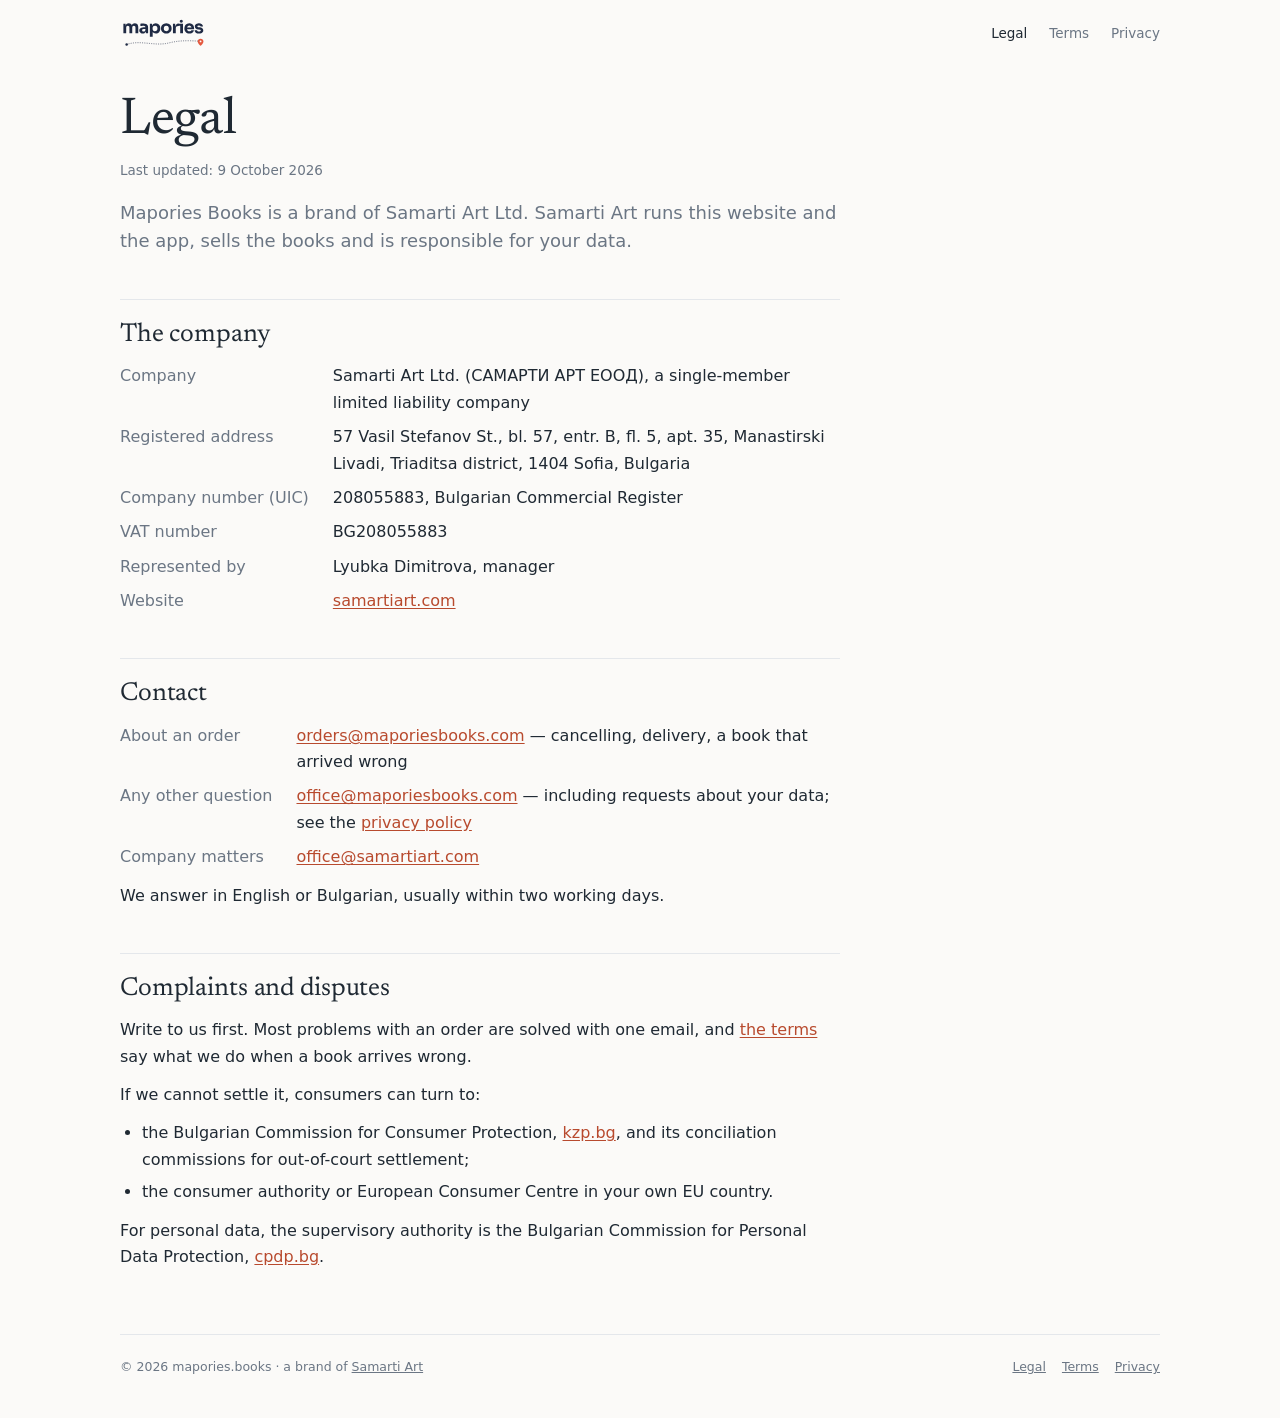
<file: legal.html>
<!doctype html>
<html lang="en">
<head>
<meta charset="utf-8">
<meta name="viewport" content="width=device-width, initial-scale=1, viewport-fit=cover">
<link rel="canonical" href="https://maporiesbooks.com/legal">
<meta property="og:type" content="website">
<meta property="og:site_name" content="Mapories Books">
<meta property="og:url" content="https://maporiesbooks.com/legal">
<meta property="og:title" content="Legal — Mapories Books">
<meta property="og:description" content="Who runs Mapories Books: the company, its registration and how to reach it.">
<meta property="og:image" content="https://maporiesbooks.com/assets/og-image.png">
<meta name="twitter:card" content="summary_large_image">
<link rel="icon" href="assets/favicon.svg" type="image/svg+xml">
<title>Legal — mapories.books</title>
<meta name="description" content="Who runs Mapories Books: the company, its registration and how to reach it.">
<link rel="stylesheet" href="legal.css">
</head>
<body>
<div class="wrap">
  <header class="bar">
    <a href="/" aria-label="mapories.books"><img src="assets/wordmark.svg" alt="mapories.books" width="103" height="36"></a>
    <nav>
      <a href="/legal" aria-current="page">Legal</a>
      <a href="/terms">Terms</a>
      <a href="/privacy">Privacy</a>
    </nav>
  </header>

  <main>
    <h1>Legal</h1>
    <p class="updated">Last updated: 9 October 2026</p>

    <p class="lede">Mapories Books is a brand of Samarti Art Ltd. Samarti Art runs this website and the app, sells the books and is responsible for your data.</p>

    <h2>The company</h2>
    <dl class="facts">
      <dt>Company</dt>
      <dd>Samarti Art Ltd. (САМАРТИ АРТ ЕООД), a single-member limited liability company</dd>
      <dt>Registered address</dt>
      <dd>57 Vasil Stefanov St., bl. 57, entr. B, fl. 5, apt. 35, Manastirski Livadi, Triaditsa district, 1404 Sofia, Bulgaria</dd>
      <dt>Company number (UIC)</dt>
      <dd>208055883, Bulgarian Commercial Register</dd>
      <dt>VAT number</dt>
      <dd>BG208055883</dd>
      <dt>Represented by</dt>
      <dd>Lyubka Dimitrova, manager</dd>
      <dt>Website</dt>
      <dd><a href="https://samartiart.com">samartiart.com</a></dd>
    </dl>

    <h2>Contact</h2>
    <dl class="facts">
      <dt>About an order</dt>
      <dd><a href="mailto:orders@maporiesbooks.com">orders@maporiesbooks.com</a> — cancelling, delivery, a book that arrived wrong</dd>
      <dt>Any other question</dt>
      <dd><a href="mailto:office@maporiesbooks.com">office@maporiesbooks.com</a> — including requests about your data; see the <a href="/privacy#rights">privacy policy</a></dd>
      <dt>Company matters</dt>
      <dd><a href="mailto:office@samartiart.com">office@samartiart.com</a></dd>
    </dl>
    <p>We answer in English or Bulgarian, usually within two working days.</p>

    <h2>Complaints and disputes</h2>
    <p>Write to us first. Most problems with an order are solved with one email, and <a href="/terms#problems">the terms</a> say what we do when a book arrives wrong.</p>
    <p>If we cannot settle it, consumers can turn to:</p>
    <ul>
      <li>the Bulgarian Commission for Consumer Protection, <a href="https://kzp.bg" rel="noopener">kzp.bg</a>, and its conciliation commissions for out-of-court settlement;</li>
      <li>the consumer authority or European Consumer Centre in your own EU country.</li>
    </ul>
    <p>For personal data, the supervisory authority is the Bulgarian Commission for Personal Data Protection, <a href="https://cpdp.bg" rel="noopener">cpdp.bg</a>.</p>
  </main>

  <footer>
    <span>© 2026 mapories.books · a brand of <a href="https://samartiart.com">Samarti Art</a></span>
    <nav><a href="/legal">Legal</a><a href="/terms">Terms</a><a href="/privacy">Privacy</a></nav>
  </footer>
</div>
</body>
</html>
</file>
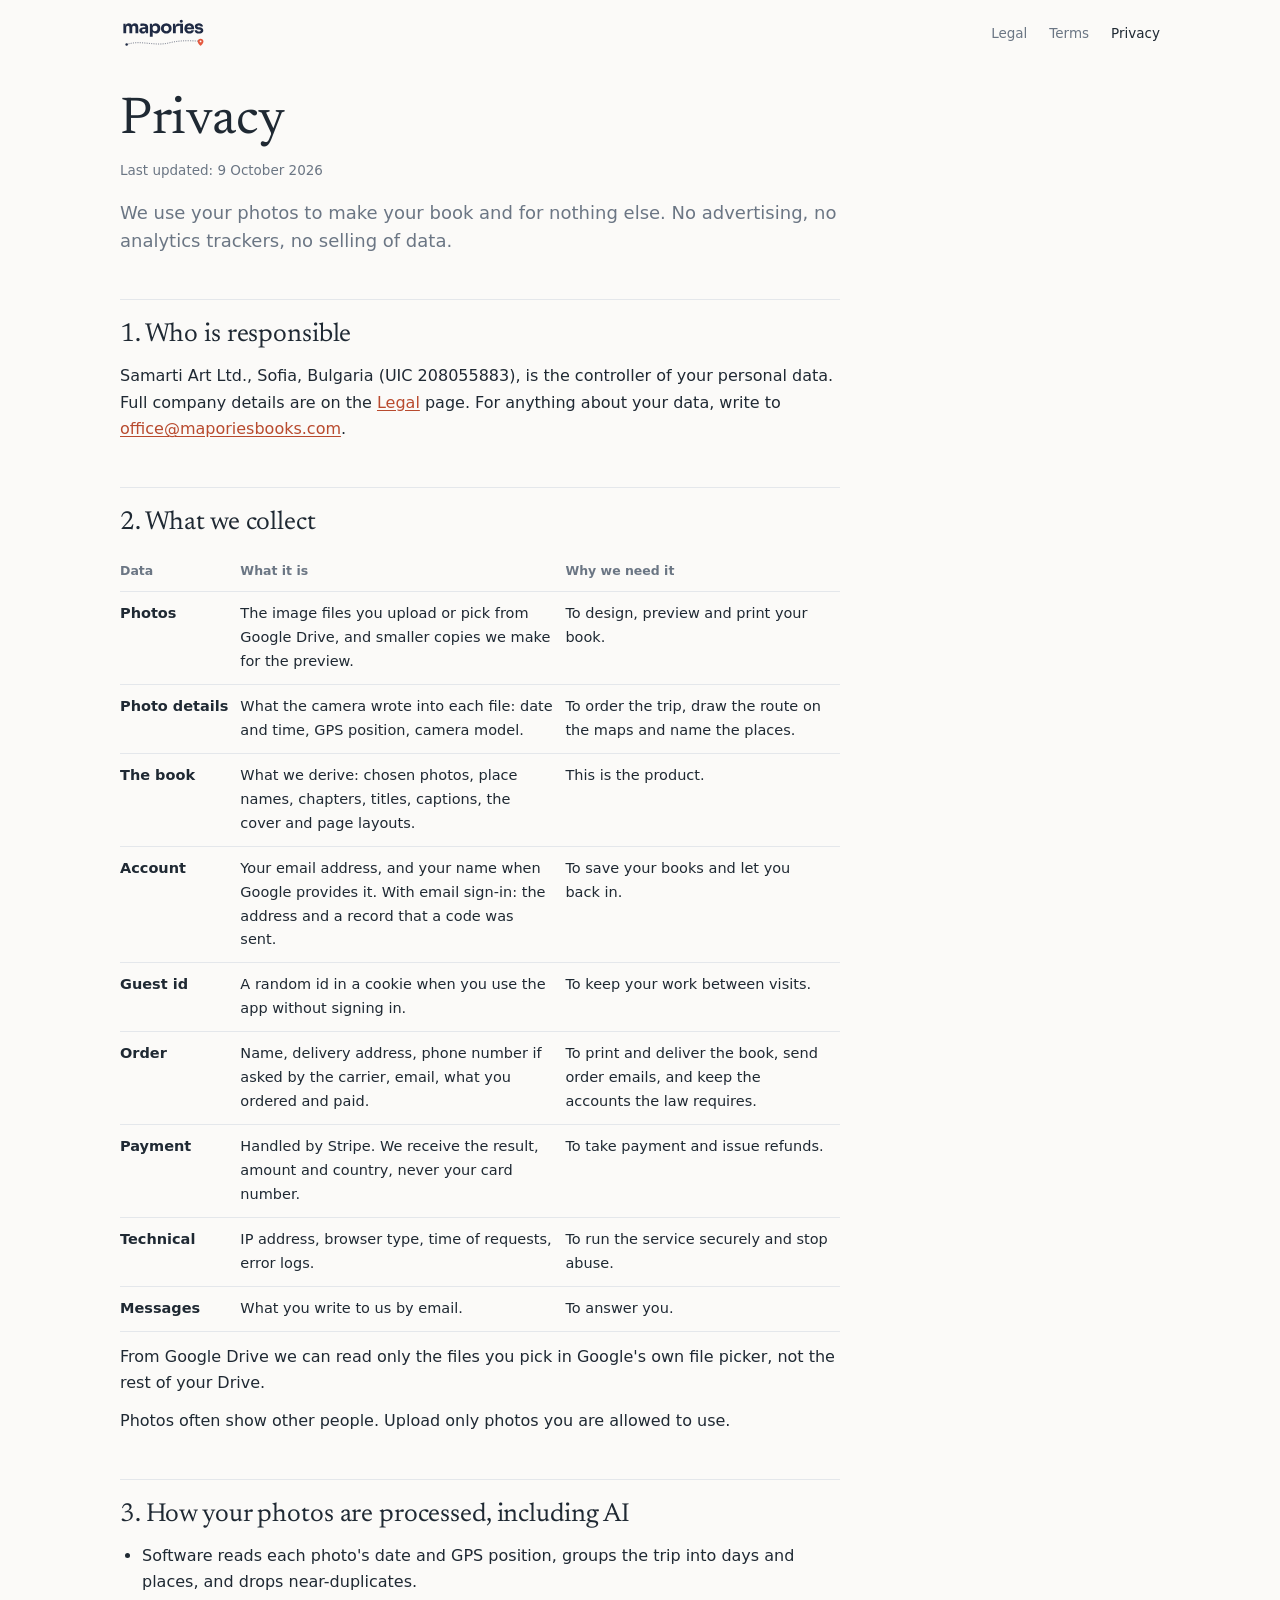
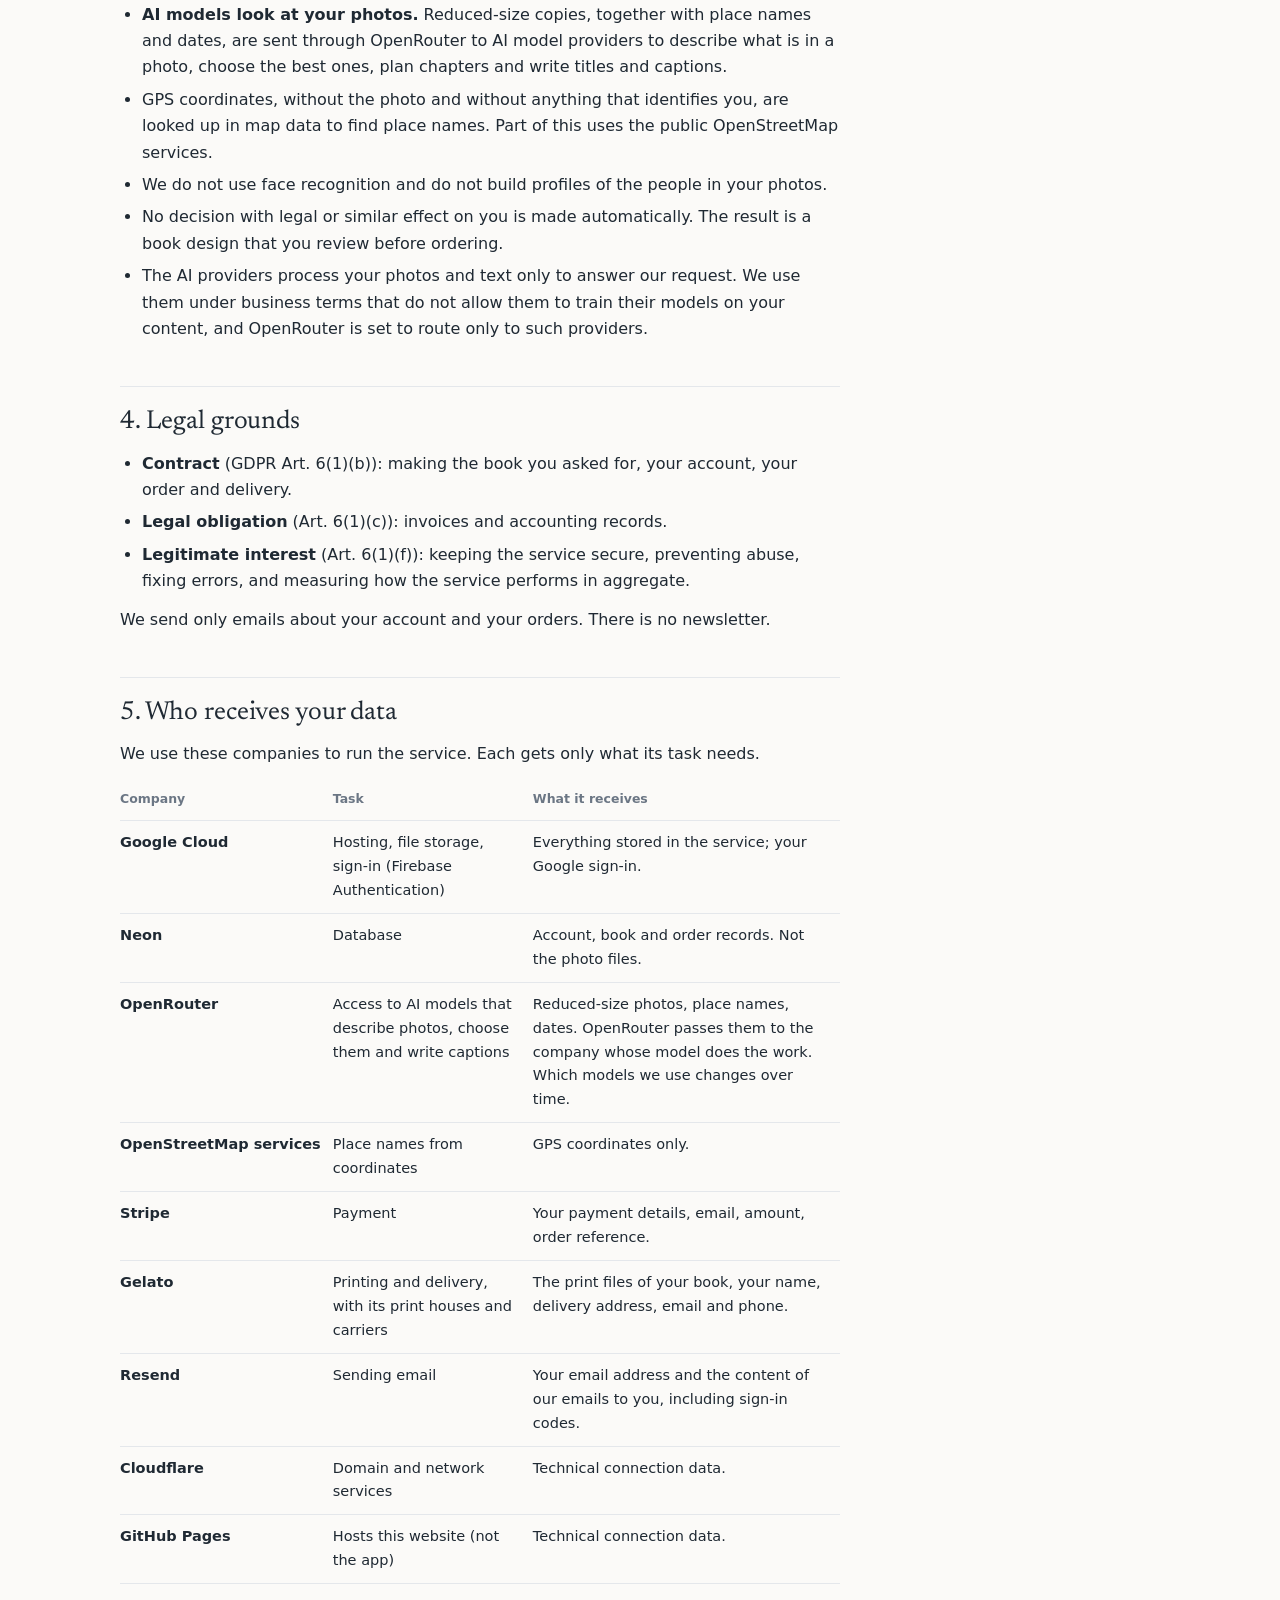
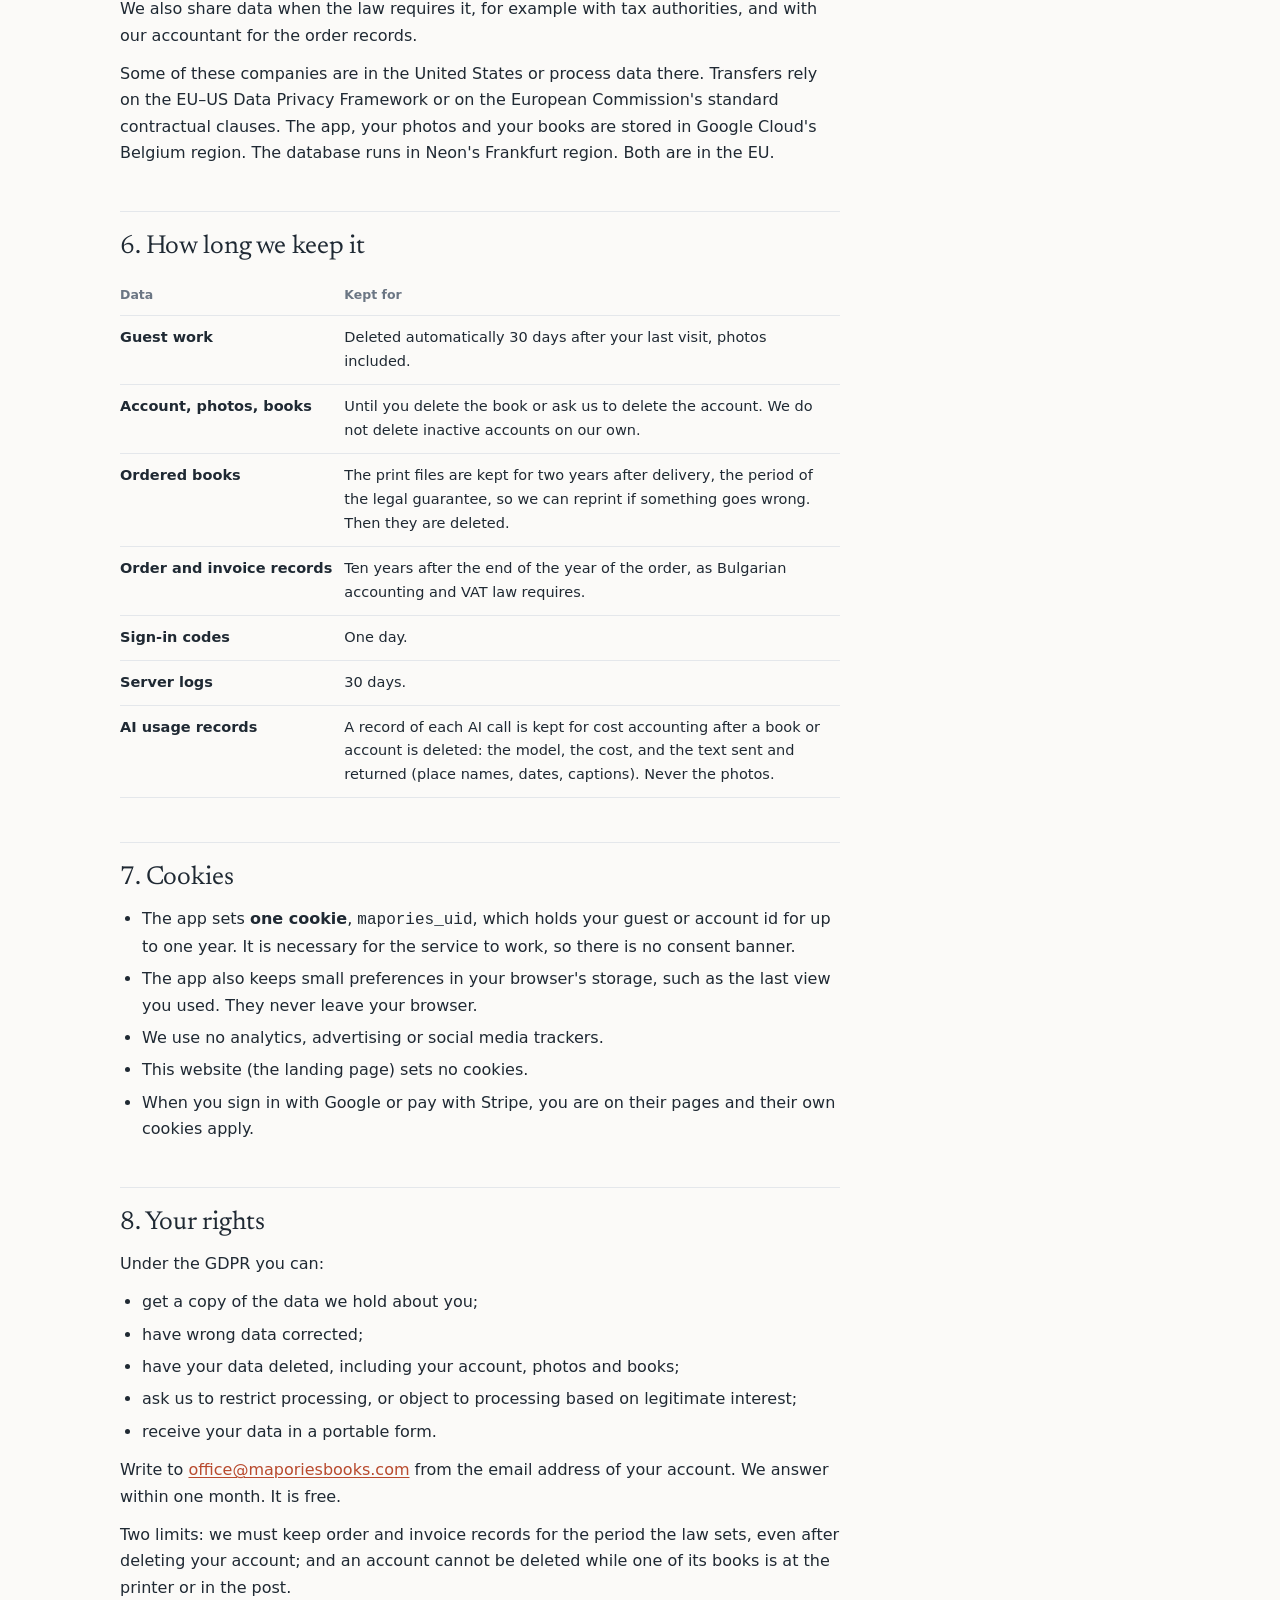
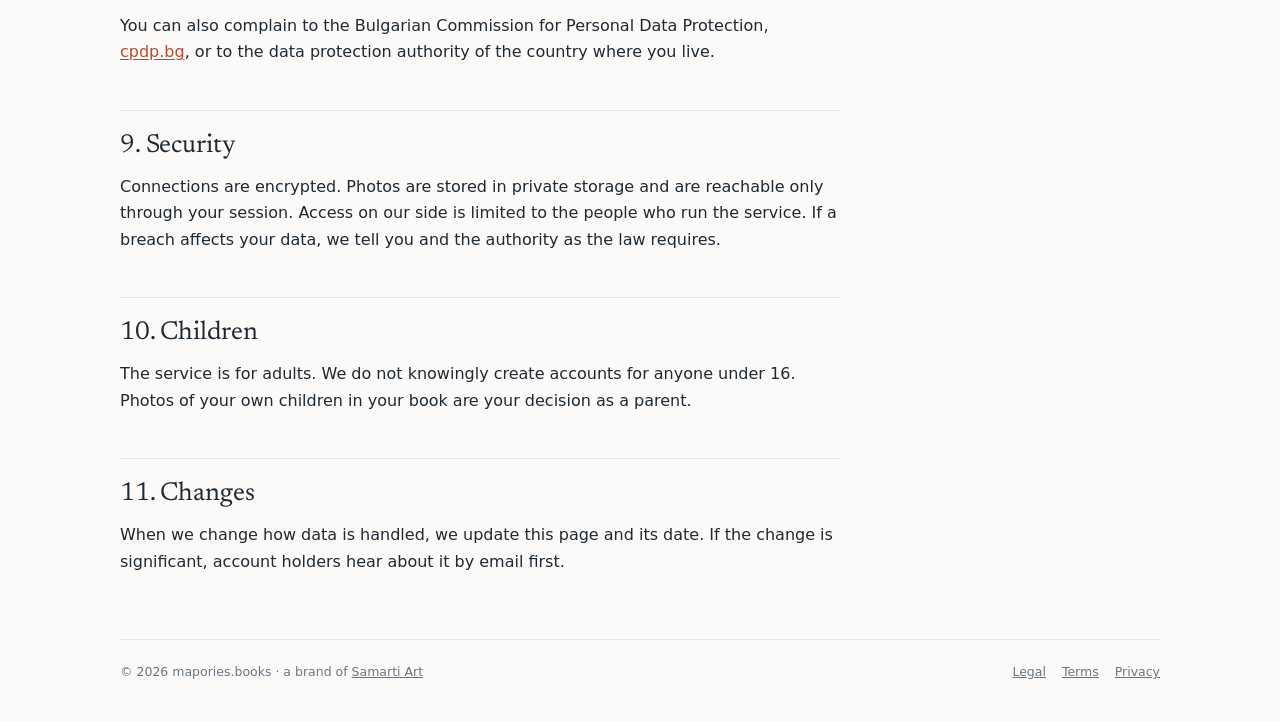
<file: privacy.html>
<!doctype html>
<html lang="en">
<head>
<meta charset="utf-8">
<meta name="viewport" content="width=device-width, initial-scale=1, viewport-fit=cover">
<link rel="canonical" href="https://maporiesbooks.com/privacy">
<meta property="og:type" content="website">
<meta property="og:site_name" content="Mapories Books">
<meta property="og:url" content="https://maporiesbooks.com/privacy">
<meta property="og:title" content="Privacy — Mapories Books">
<meta property="og:description" content="What Mapories Books collects, why, how long it is kept, who it is shared with, and how to get or delete your data.">
<meta property="og:image" content="https://maporiesbooks.com/assets/og-image.png">
<meta name="twitter:card" content="summary_large_image">
<link rel="icon" href="assets/favicon.svg" type="image/svg+xml">
<title>Privacy — mapories.books</title>
<meta name="description" content="What Mapories Books collects, why, how long it is kept, who it is shared with, and how to get or delete your data.">
<link rel="stylesheet" href="legal.css">
</head>
<body>
<div class="wrap">
  <header class="bar">
    <a href="/" aria-label="mapories.books"><img src="assets/wordmark.svg" alt="mapories.books" width="103" height="36"></a>
    <nav>
      <a href="/legal">Legal</a>
      <a href="/terms">Terms</a>
      <a href="/privacy" aria-current="page">Privacy</a>
    </nav>
  </header>

  <main>
    <h1>Privacy</h1>
    <p class="updated">Last updated: 9 October 2026</p>

    <p class="lede">We use your photos to make your book and for nothing else. No advertising, no analytics trackers, no selling of data.</p>

    <h2 id="controller">1. Who is responsible</h2>
    <p>Samarti Art Ltd., Sofia, Bulgaria (UIC 208055883), is the controller of your personal data. Full company details are on the <a href="/legal">Legal</a> page. For anything about your data, write to <a href="mailto:office@maporiesbooks.com">office@maporiesbooks.com</a>.</p>

    <h2 id="what">2. What we collect</h2>
    <div class="tablewrap">
    <table>
      <thead><tr><th>Data</th><th>What it is</th><th>Why we need it</th></tr></thead>
      <tbody>
        <tr><td>Photos</td><td>The image files you upload or pick from Google Drive, and smaller copies we make for the preview.</td><td>To design, preview and print your book.</td></tr>
        <tr><td>Photo details</td><td>What the camera wrote into each file: date and time, GPS position, camera model.</td><td>To order the trip, draw the route on the maps and name the places.</td></tr>
        <tr><td>The book</td><td>What we derive: chosen photos, place names, chapters, titles, captions, the cover and page layouts.</td><td>This is the product.</td></tr>
        <tr><td>Account</td><td>Your email address, and your name when Google provides it. With email sign-in: the address and a record that a code was sent.</td><td>To save your books and let you back in.</td></tr>
        <tr><td>Guest id</td><td>A random id in a cookie when you use the app without signing in.</td><td>To keep your work between visits.</td></tr>
        <tr><td>Order</td><td>Name, delivery address, phone number if asked by the carrier, email, what you ordered and paid.</td><td>To print and deliver the book, send order emails, and keep the accounts the law requires.</td></tr>
        <tr><td>Payment</td><td>Handled by Stripe. We receive the result, amount and country, never your card number.</td><td>To take payment and issue refunds.</td></tr>
        <tr><td>Technical</td><td>IP address, browser type, time of requests, error logs.</td><td>To run the service securely and stop abuse.</td></tr>
        <tr><td>Messages</td><td>What you write to us by email.</td><td>To answer you.</td></tr>
      </tbody>
    </table>
    </div>
    <p>From Google Drive we can read only the files you pick in Google's own file picker, not the rest of your Drive.</p>
    <p>Photos often show other people. Upload only photos you are allowed to use.</p>

    <h2 id="ai">3. How your photos are processed, including AI</h2>
    <ul>
      <li>Software reads each photo's date and GPS position, groups the trip into days and places, and drops near-duplicates.</li>
      <li><b>AI models look at your photos.</b> Reduced-size copies, together with place names and dates, are sent through OpenRouter to AI model providers to describe what is in a photo, choose the best ones, plan chapters and write titles and captions.</li>
      <li>GPS coordinates, without the photo and without anything that identifies you, are looked up in map data to find place names. Part of this uses the public OpenStreetMap services.</li>
      <li>We do not use face recognition and do not build profiles of the people in your photos.</li>
      <li>No decision with legal or similar effect on you is made automatically. The result is a book design that you review before ordering.</li>
      <li>The AI providers process your photos and text only to answer our request. We use them under business terms that do not allow them to train their models on your content, and OpenRouter is set to route only to such providers.</li>
    </ul>

    <h2 id="basis">4. Legal grounds</h2>
    <ul>
      <li><b>Contract</b> (GDPR Art. 6(1)(b)): making the book you asked for, your account, your order and delivery.</li>
      <li><b>Legal obligation</b> (Art. 6(1)(c)): invoices and accounting records.</li>
      <li><b>Legitimate interest</b> (Art. 6(1)(f)): keeping the service secure, preventing abuse, fixing errors, and measuring how the service performs in aggregate.</li>
    </ul>
    <p>We send only emails about your account and your orders. There is no newsletter.</p>

    <h2 id="who">5. Who receives your data</h2>
    <p>We use these companies to run the service. Each gets only what its task needs.</p>
    <div class="tablewrap">
    <table>
      <thead><tr><th>Company</th><th>Task</th><th>What it receives</th></tr></thead>
      <tbody>
        <tr><td>Google Cloud</td><td>Hosting, file storage, sign-in (Firebase Authentication)</td><td>Everything stored in the service; your Google sign-in.</td></tr>
        <tr><td>Neon</td><td>Database</td><td>Account, book and order records. Not the photo files.</td></tr>
        <tr><td>OpenRouter</td><td>Access to AI models that describe photos, choose them and write captions</td><td>Reduced-size photos, place names, dates. OpenRouter passes them to the company whose model does the work. Which models we use changes over time.</td></tr>
        <tr><td>OpenStreetMap services</td><td>Place names from coordinates</td><td>GPS coordinates only.</td></tr>
        <tr><td>Stripe</td><td>Payment</td><td>Your payment details, email, amount, order reference.</td></tr>
        <tr><td>Gelato</td><td>Printing and delivery, with its print houses and carriers</td><td>The print files of your book, your name, delivery address, email and phone.</td></tr>
        <tr><td>Resend</td><td>Sending email</td><td>Your email address and the content of our emails to you, including sign-in codes.</td></tr>
        <tr><td>Cloudflare</td><td>Domain and network services</td><td>Technical connection data.</td></tr>
        <tr><td>GitHub Pages</td><td>Hosts this website (not the app)</td><td>Technical connection data.</td></tr>
      </tbody>
    </table>
    </div>
    <p>We also share data when the law requires it, for example with tax authorities, and with our accountant for the order records.</p>
    <p>Some of these companies are in the United States or process data there. Transfers rely on the EU–US Data Privacy Framework or on the European Commission's standard contractual clauses. The app, your photos and your books are stored in Google Cloud's Belgium region. The database runs in Neon's Frankfurt region. Both are in the EU.</p>

    <h2 id="retention">6. How long we keep it</h2>
    <div class="tablewrap">
    <table>
      <thead><tr><th>Data</th><th>Kept for</th></tr></thead>
      <tbody>
        <tr><td>Guest work</td><td>Deleted automatically 30 days after your last visit, photos included.</td></tr>
        <tr><td>Account, photos, books</td><td>Until you delete the book or ask us to delete the account. We do not delete inactive accounts on our own.</td></tr>
        <tr><td>Ordered books</td><td>The print files are kept for two years after delivery, the period of the legal guarantee, so we can reprint if something goes wrong. Then they are deleted.</td></tr>
        <tr><td>Order and invoice records</td><td>Ten years after the end of the year of the order, as Bulgarian accounting and VAT law requires.</td></tr>
        <tr><td>Sign-in codes</td><td>One day.</td></tr>
        <tr><td>Server logs</td><td>30 days.</td></tr>
        <tr><td>AI usage records</td><td>A record of each AI call is kept for cost accounting after a book or account is deleted: the model, the cost, and the text sent and returned (place names, dates, captions). Never the photos.</td></tr>
      </tbody>
    </table>
    </div>

    <h2 id="cookies">7. Cookies</h2>
    <ul>
      <li>The app sets <b>one cookie</b>, <code>mapories_uid</code>, which holds your guest or account id for up to one year. It is necessary for the service to work, so there is no consent banner.</li>
      <li>The app also keeps small preferences in your browser's storage, such as the last view you used. They never leave your browser.</li>
      <li>We use no analytics, advertising or social media trackers.</li>
      <li>This website (the landing page) sets no cookies.</li>
      <li>When you sign in with Google or pay with Stripe, you are on their pages and their own cookies apply.</li>
    </ul>

    <h2 id="rights">8. Your rights</h2>
    <p>Under the GDPR you can:</p>
    <ul>
      <li>get a copy of the data we hold about you;</li>
      <li>have wrong data corrected;</li>
      <li>have your data deleted, including your account, photos and books;</li>
      <li>ask us to restrict processing, or object to processing based on legitimate interest;</li>
      <li>receive your data in a portable form.</li>
    </ul>
    <p>Write to <a href="mailto:office@maporiesbooks.com">office@maporiesbooks.com</a> from the email address of your account. We answer within one month. It is free.</p>
    <p>Two limits: we must keep order and invoice records for the period the law sets, even after deleting your account; and an account cannot be deleted while one of its books is at the printer or in the post.</p>
    <p>You can also complain to the Bulgarian Commission for Personal Data Protection, <a href="https://cpdp.bg" rel="noopener">cpdp.bg</a>, or to the data protection authority of the country where you live.</p>

    <h2 id="security">9. Security</h2>
    <p>Connections are encrypted. Photos are stored in private storage and are reachable only through your session. Access on our side is limited to the people who run the service. If a breach affects your data, we tell you and the authority as the law requires.</p>

    <h2 id="children">10. Children</h2>
    <p>The service is for adults. We do not knowingly create accounts for anyone under 16. Photos of your own children in your book are your decision as a parent.</p>

    <h2 id="changes">11. Changes</h2>
    <p>When we change how data is handled, we update this page and its date. If the change is significant, account holders hear about it by email first.</p>
  </main>

  <footer>
    <span>© 2026 mapories.books · a brand of <a href="https://samartiart.com">Samarti Art</a></span>
    <nav><a href="/legal">Legal</a><a href="/terms">Terms</a><a href="/privacy">Privacy</a></nav>
  </footer>
</div>
</body>
</html>
</file>
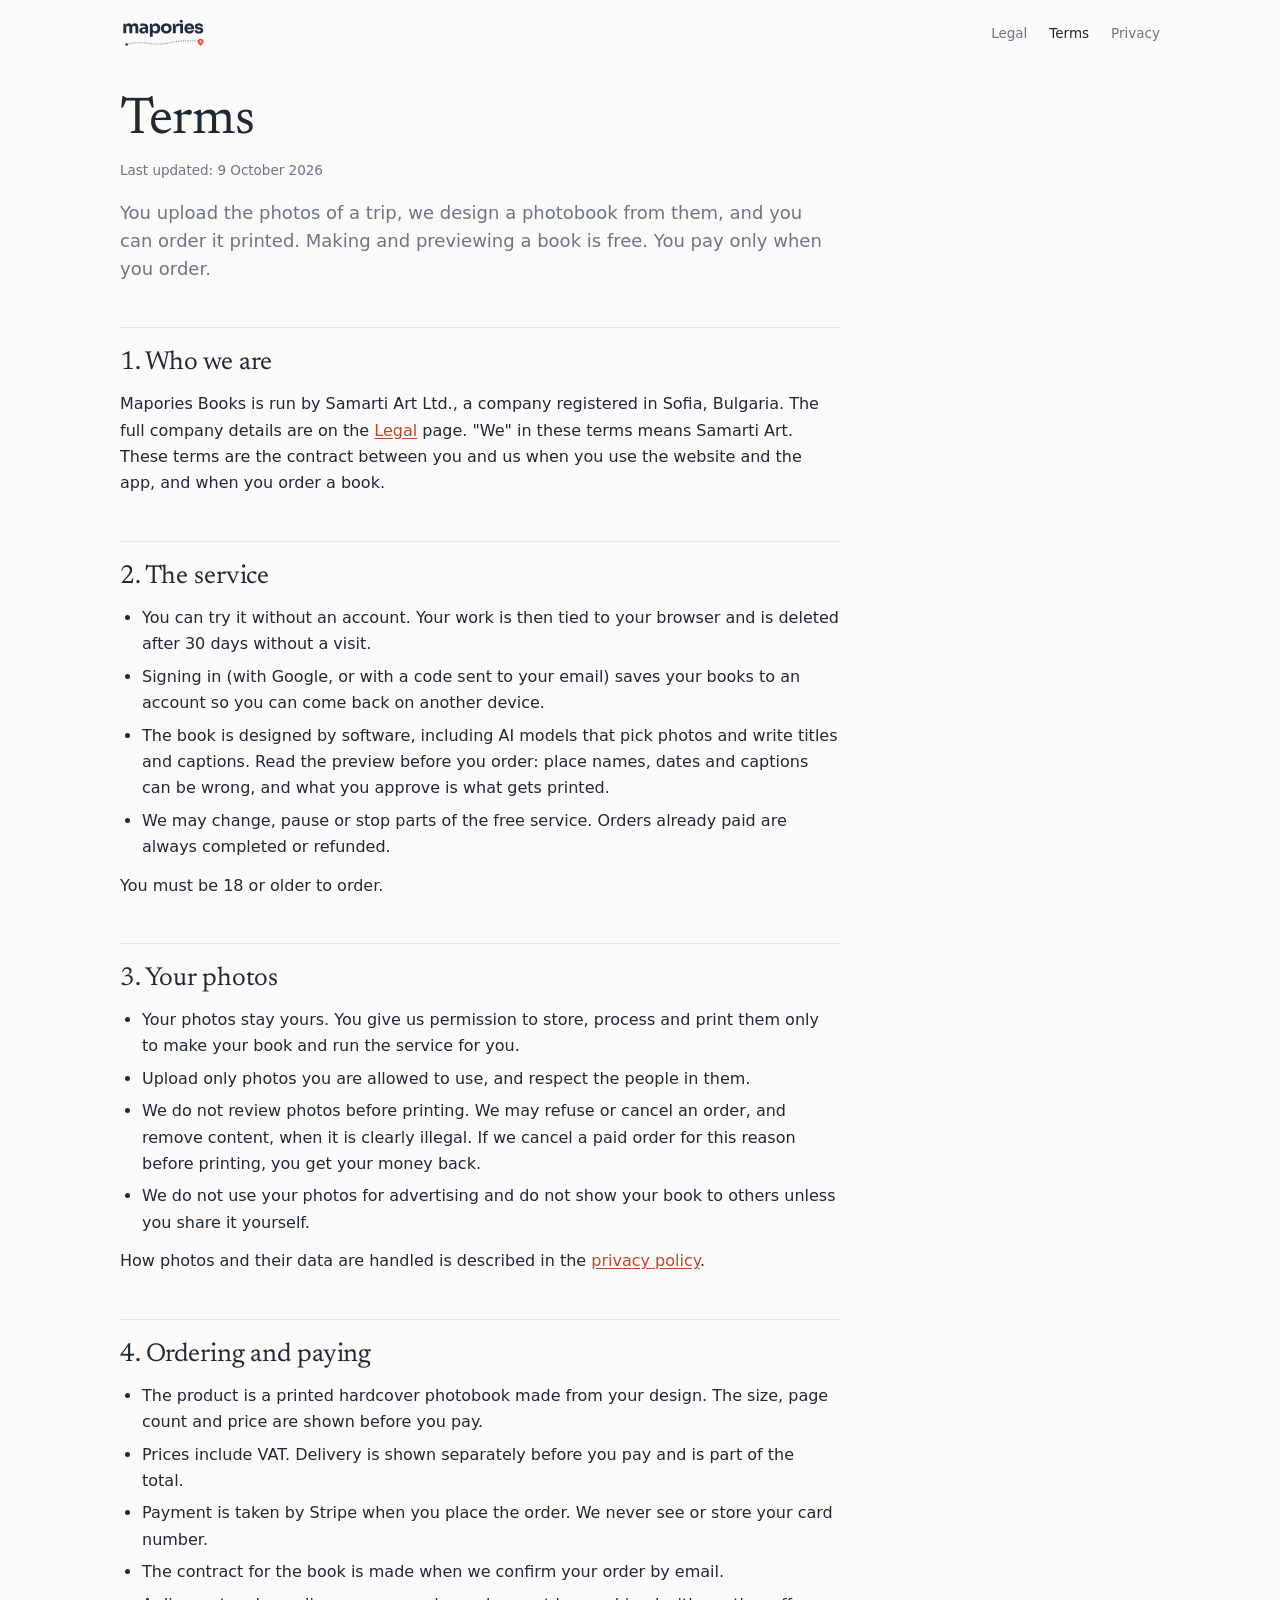
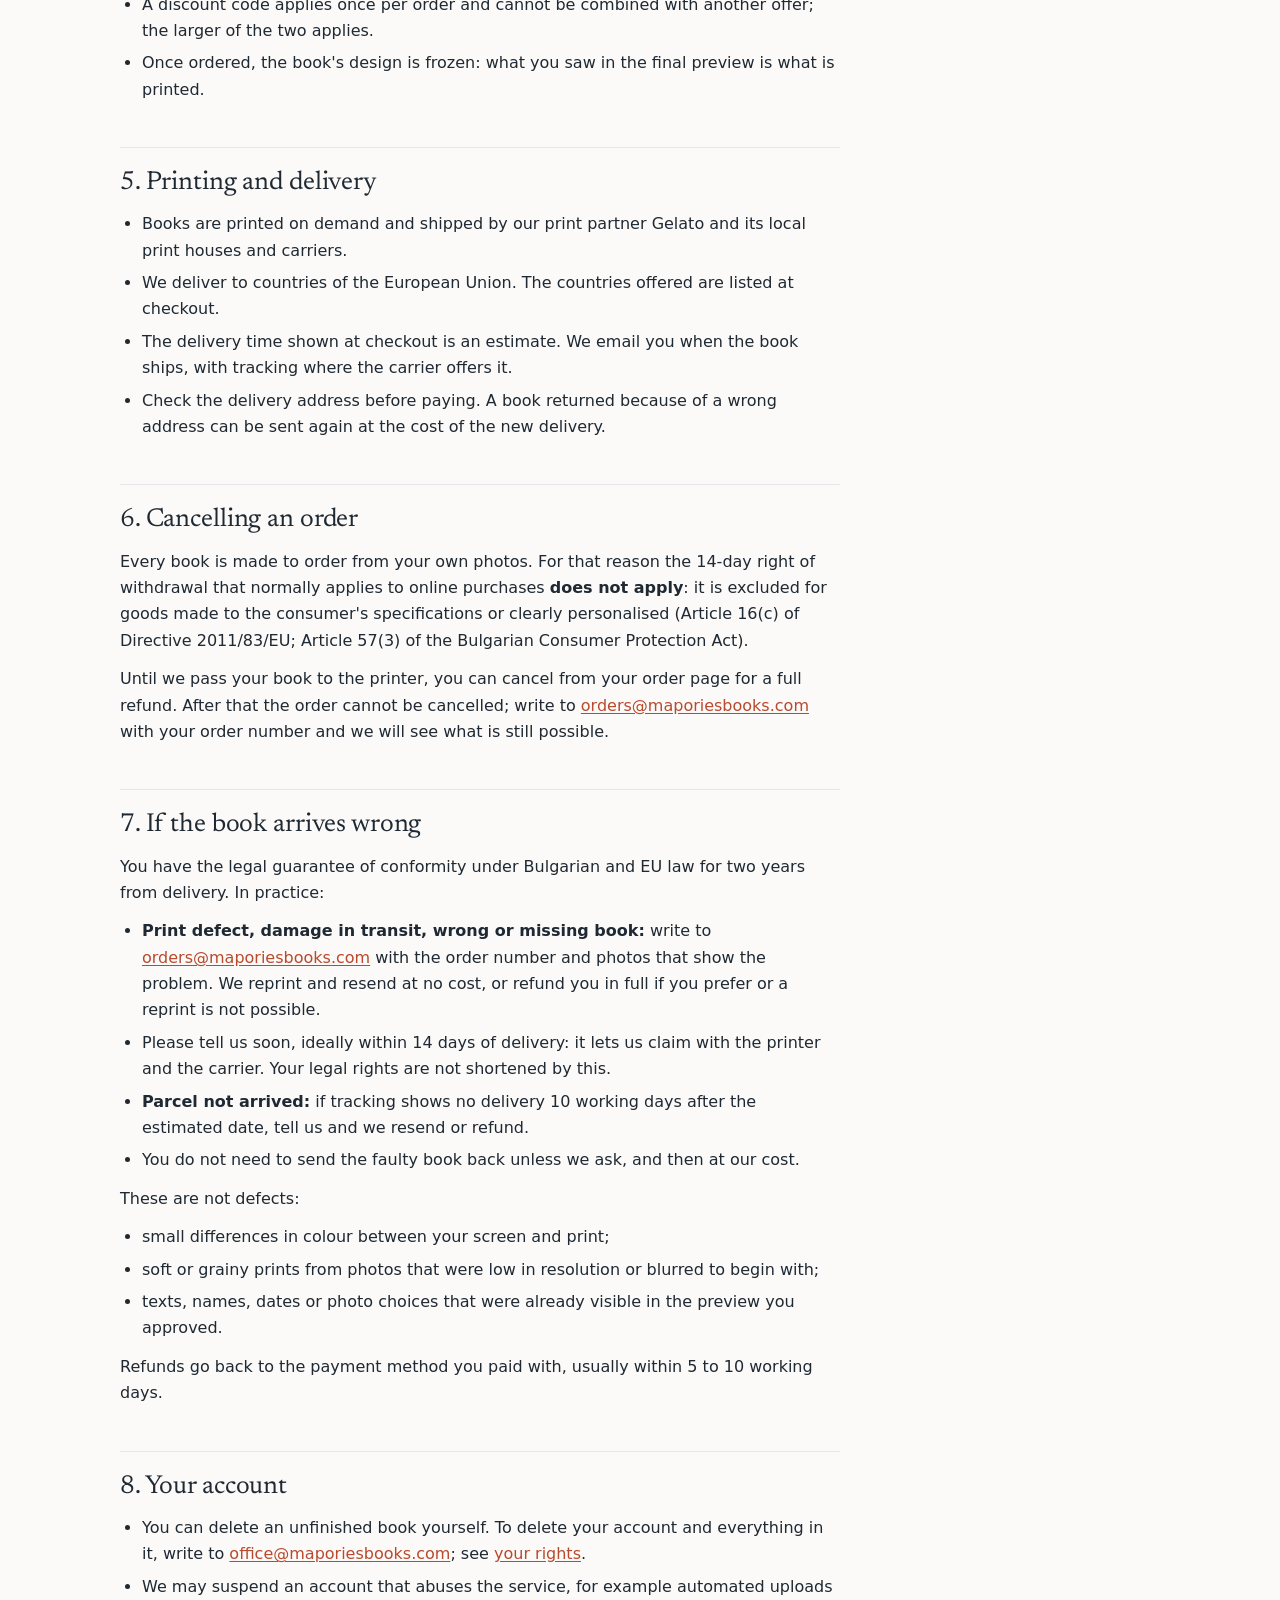
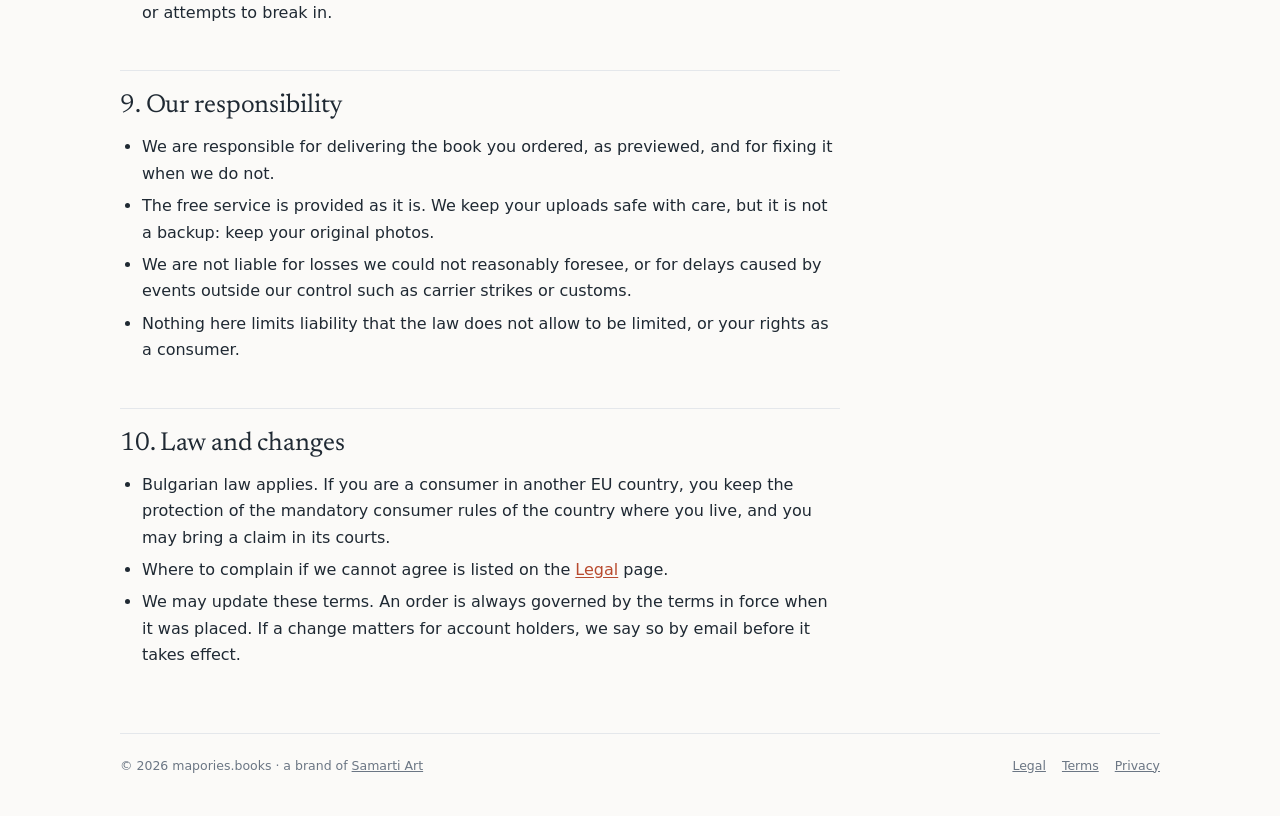
<file: terms.html>
<!doctype html>
<html lang="en">
<head>
<meta charset="utf-8">
<meta name="viewport" content="width=device-width, initial-scale=1, viewport-fit=cover">
<link rel="canonical" href="https://maporiesbooks.com/terms">
<meta property="og:type" content="website">
<meta property="og:site_name" content="Mapories Books">
<meta property="og:url" content="https://maporiesbooks.com/terms">
<meta property="og:title" content="Terms — Mapories Books">
<meta property="og:description" content="The terms for using Mapories Books and ordering a printed photobook: price, delivery, cancelling and what happens when a book arrives wrong.">
<meta property="og:image" content="https://maporiesbooks.com/assets/og-image.png">
<meta name="twitter:card" content="summary_large_image">
<link rel="icon" href="assets/favicon.svg" type="image/svg+xml">
<title>Terms — mapories.books</title>
<meta name="description" content="The terms for using Mapories Books and ordering a printed photobook: price, delivery, cancelling and what happens when a book arrives wrong.">
<link rel="stylesheet" href="legal.css">
</head>
<body>
<div class="wrap">
  <header class="bar">
    <a href="/" aria-label="mapories.books"><img src="assets/wordmark.svg" alt="mapories.books" width="103" height="36"></a>
    <nav>
      <a href="/legal">Legal</a>
      <a href="/terms" aria-current="page">Terms</a>
      <a href="/privacy">Privacy</a>
    </nav>
  </header>

  <main>
    <h1>Terms</h1>
    <p class="updated">Last updated: 9 October 2026</p>

    <p class="lede">You upload the photos of a trip, we design a photobook from them, and you can order it printed. Making and previewing a book is free. You pay only when you order.</p>

    <h2 id="who">1. Who we are</h2>
    <p>Mapories Books is run by Samarti Art Ltd., a company registered in Sofia, Bulgaria. The full company details are on the <a href="/legal">Legal</a> page. "We" in these terms means Samarti Art. These terms are the contract between you and us when you use the website and the app, and when you order a book.</p>

    <h2 id="service">2. The service</h2>
    <ul>
      <li>You can try it without an account. Your work is then tied to your browser and is deleted after 30 days without a visit.</li>
      <li>Signing in (with Google, or with a code sent to your email) saves your books to an account so you can come back on another device.</li>
      <li>The book is designed by software, including AI models that pick photos and write titles and captions. Read the preview before you order: place names, dates and captions can be wrong, and what you approve is what gets printed.</li>
      <li>We may change, pause or stop parts of the free service. Orders already paid are always completed or refunded.</li>
    </ul>
    <p>You must be 18 or older to order.</p>

    <h2 id="photos">3. Your photos</h2>
    <ul>
      <li>Your photos stay yours. You give us permission to store, process and print them only to make your book and run the service for you.</li>
      <li>Upload only photos you are allowed to use, and respect the people in them.</li>
      <li>We do not review photos before printing. We may refuse or cancel an order, and remove content, when it is clearly illegal. If we cancel a paid order for this reason before printing, you get your money back.</li>
      <li>We do not use your photos for advertising and do not show your book to others unless you share it yourself.</li>
    </ul>
    <p>How photos and their data are handled is described in the <a href="/privacy">privacy policy</a>.</p>

    <h2 id="ordering">4. Ordering and paying</h2>
    <ul>
      <li>The product is a printed hardcover photobook made from your design. The size, page count and price are shown before you pay.</li>
      <li>Prices include VAT. Delivery is shown separately before you pay and is part of the total.</li>
      <li>Payment is taken by Stripe when you place the order. We never see or store your card number.</li>
      <li>The contract for the book is made when we confirm your order by email.</li>
      <li>A discount code applies once per order and cannot be combined with another offer; the larger of the two applies.</li>
      <li>Once ordered, the book's design is frozen: what you saw in the final preview is what is printed.</li>
    </ul>

    <h2 id="delivery">5. Printing and delivery</h2>
    <ul>
      <li>Books are printed on demand and shipped by our print partner Gelato and its local print houses and carriers.</li>
      <li>We deliver to countries of the European Union. The countries offered are listed at checkout.</li>
      <li>The delivery time shown at checkout is an estimate. We email you when the book ships, with tracking where the carrier offers it.</li>
      <li>Check the delivery address before paying. A book returned because of a wrong address can be sent again at the cost of the new delivery.</li>
    </ul>

    <h2 id="cancel">6. Cancelling an order</h2>
    <p>Every book is made to order from your own photos. For that reason the 14-day right of withdrawal that normally applies to online purchases <b>does not apply</b>: it is excluded for goods made to the consumer's specifications or clearly personalised (Article 16(c) of Directive 2011/83/EU; Article 57(3) of the Bulgarian Consumer Protection Act).</p>
    <p>Until we pass your book to the printer, you can cancel from your order page for a full refund. After that the order cannot be cancelled; write to <a href="mailto:orders@maporiesbooks.com">orders@maporiesbooks.com</a> with your order number and we will see what is still possible.</p>

    <h2 id="problems">7. If the book arrives wrong</h2>
    <p>You have the legal guarantee of conformity under Bulgarian and EU law for two years from delivery. In practice:</p>
    <ul>
      <li><b>Print defect, damage in transit, wrong or missing book:</b> write to <a href="mailto:orders@maporiesbooks.com">orders@maporiesbooks.com</a> with the order number and photos that show the problem. We reprint and resend at no cost, or refund you in full if you prefer or a reprint is not possible.</li>
      <li>Please tell us soon, ideally within 14 days of delivery: it lets us claim with the printer and the carrier. Your legal rights are not shortened by this.</li>
      <li><b>Parcel not arrived:</b> if tracking shows no delivery 10 working days after the estimated date, tell us and we resend or refund.</li>
      <li>You do not need to send the faulty book back unless we ask, and then at our cost.</li>
    </ul>
    <p>These are not defects:</p>
    <ul>
      <li>small differences in colour between your screen and print;</li>
      <li>soft or grainy prints from photos that were low in resolution or blurred to begin with;</li>
      <li>texts, names, dates or photo choices that were already visible in the preview you approved.</li>
    </ul>
    <p>Refunds go back to the payment method you paid with, usually within 5 to 10 working days.</p>

    <h2 id="account">8. Your account</h2>
    <ul>
      <li>You can delete an unfinished book yourself. To delete your account and everything in it, write to <a href="mailto:office@maporiesbooks.com">office@maporiesbooks.com</a>; see <a href="/privacy#rights">your rights</a>.</li>
      <li>We may suspend an account that abuses the service, for example automated uploads or attempts to break in.</li>
    </ul>

    <h2 id="liability">9. Our responsibility</h2>
    <ul>
      <li>We are responsible for delivering the book you ordered, as previewed, and for fixing it when we do not.</li>
      <li>The free service is provided as it is. We keep your uploads safe with care, but it is not a backup: keep your original photos.</li>
      <li>We are not liable for losses we could not reasonably foresee, or for delays caused by events outside our control such as carrier strikes or customs.</li>
      <li>Nothing here limits liability that the law does not allow to be limited, or your rights as a consumer.</li>
    </ul>

    <h2 id="law">10. Law and changes</h2>
    <ul>
      <li>Bulgarian law applies. If you are a consumer in another EU country, you keep the protection of the mandatory consumer rules of the country where you live, and you may bring a claim in its courts.</li>
      <li>Where to complain if we cannot agree is listed on the <a href="/legal">Legal</a> page.</li>
      <li>We may update these terms. An order is always governed by the terms in force when it was placed. If a change matters for account holders, we say so by email before it takes effect.</li>
    </ul>
  </main>

  <footer>
    <span>© 2026 mapories.books · a brand of <a href="https://samartiart.com">Samarti Art</a></span>
    <nav><a href="/legal">Legal</a><a href="/terms">Terms</a><a href="/privacy">Privacy</a></nav>
  </footer>
</div>
</body>
</html>
</file>
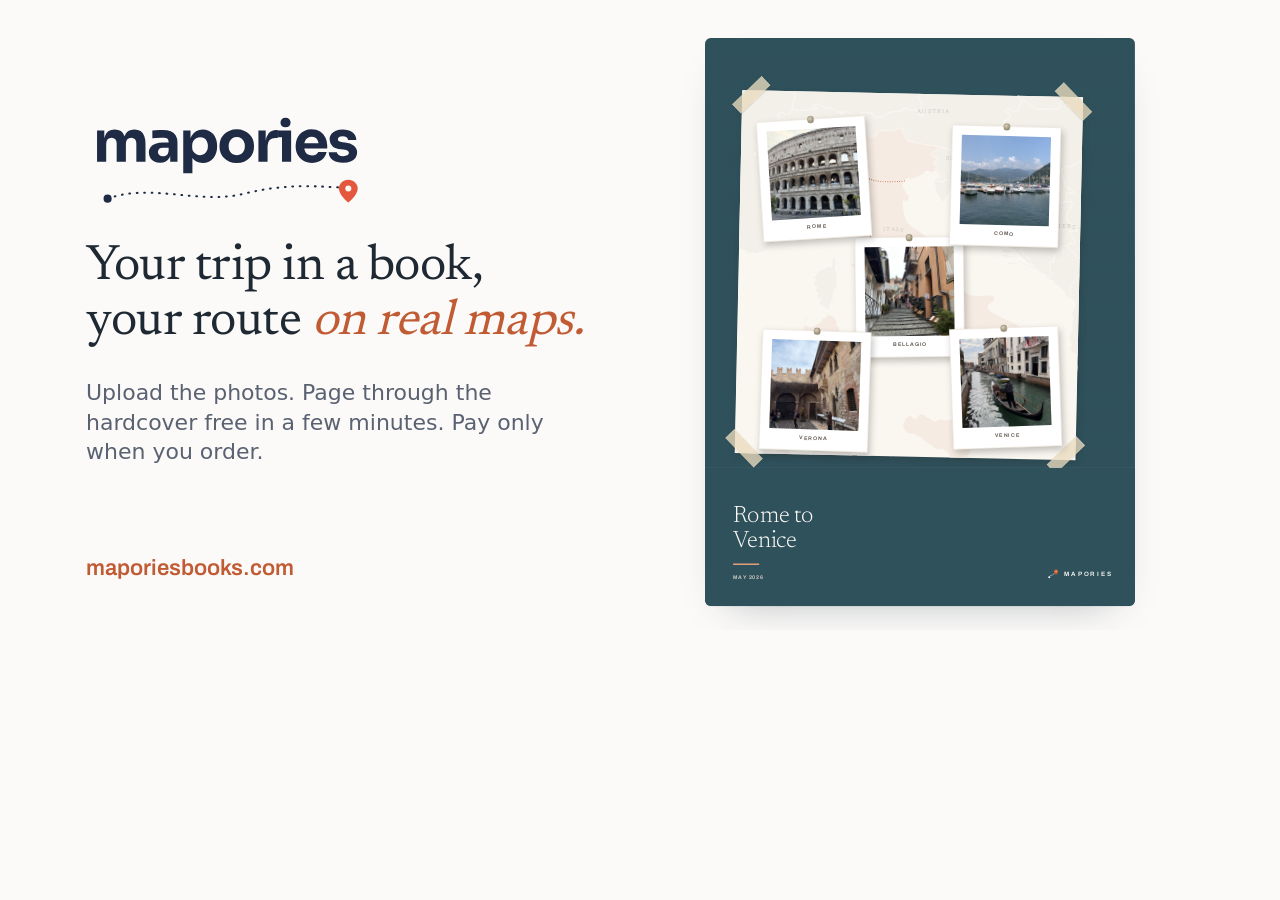
<file: tools/og-card.html>
<!doctype html><html lang="en"><head><meta charset="utf-8"><title>og card</title>
<style>
  @font-face{font-family:Newsreader; src:url("../fonts/newsreader.ttf") format("truetype"); font-weight:400; font-display:swap}
  @font-face{font-family:Newsreader; src:url("../fonts/newsreader_light.ttf") format("truetype"); font-weight:300; font-display:swap}
  @font-face{font-family:Archivo; src:url("../fonts/archivo.ttf") format("truetype"); font-weight:400; font-display:swap}
  @font-face{font-family:Archivo; src:url("../fonts/archivo_semibold.ttf") format("truetype"); font-weight:600; font-display:swap}
  :root{
    --bg:#fbfaf8; --card:#ffffff; --ink:#1f2933; --mut:#6b7684; --line:#e4e7eb;
    --navy:#1f2a44; --navysoft:#e9ecf3; --terra:#b84a2e; --terrasoft:#f7e7df;
    --mapbg:#f4f2ec; --mapgrid:#e4dfd2; --mapland:#eae4d6; --mapmut:#a89f8d; --maproute:#d97742; --mappin:#232a38; --maplbl:#5a6272;
    --paper-shadow:0 1px 0 rgba(31,41,51,.06), 0 18px 40px -24px rgba(31,42,68,.35);
    --note:#fff8e6; --noteline:#ead9a8;
    --wm-filter:none;
  }
  @media (prefers-color-scheme: dark){
    :root:not([data-theme="light"]){
      --bg:#141a27; --card:#1b2233; --ink:#eef1f6; --mut:#9aa5b8; --line:#2b3446;
      --navy:#c9d3ec; --navysoft:#25304a; --terra:#e07a5a; --terrasoft:#3a2620;
      --paper-shadow:0 1px 0 rgba(0,0,0,.4), 0 24px 50px -24px rgba(0,0,0,.7);
      --note:#2a2616; --noteline:#4a4020; --wm-filter:brightness(0) invert(1);
    }
  }
  :root[data-theme="dark"]{
    --bg:#141a27; --card:#1b2233; --ink:#eef1f6; --mut:#9aa5b8; --line:#2b3446;
    --navy:#c9d3ec; --navysoft:#25304a; --terra:#e07a5a; --terrasoft:#3a2620;
    --paper-shadow:0 1px 0 rgba(0,0,0,.4), 0 24px 50px -24px rgba(0,0,0,.7);
    --note:#2a2616; --noteline:#4a4020; --wm-filter:brightness(0) invert(1);
  }
  *{box-sizing:border-box}
  html,body{margin:0}
  img{max-width:100%}
  [hidden]{display:none!important}
  body{background:var(--bg); color:var(--ink); font:15px/1.55 system-ui,-apple-system,"Segoe UI",Roboto,sans-serif;
    -webkit-font-smoothing:antialiased}
  .wrap{max-width:1120px; margin:0 auto; padding-inline:clamp(16px,4vw,40px)}
  h1,h2,h3{font-family:Newsreader,Georgia,"Times New Roman",serif; font-weight:400; letter-spacing:-.005em; text-wrap:balance; margin:0}
  h1{font-size:clamp(36px,5.2vw,64px); line-height:1.04}
  h1 em{font-style:italic; color:var(--terra)}
  h2{font-size:clamp(30px,3.6vw,44px); line-height:1.1}
  h3{font-size:22px; line-height:1.2}
  p{margin:0}
  .eyebrow{font:500 11.5px/1 ui-monospace,SFMono-Regular,Menlo,monospace; letter-spacing:.14em; text-transform:uppercase; color:var(--mut)}
  .mono{font-family:ui-monospace,SFMono-Regular,Menlo,monospace}
  a{color:inherit}
  button{font:inherit; cursor:pointer}
  :focus-visible{outline:2px solid var(--terra); outline-offset:2px}

  /* ---- bar ---- */
  .bar{display:flex; align-items:center; justify-content:space-between; gap:16px; padding-block:18px}
  .bar img{height:30px; width:auto; display:block; filter:var(--wm-filter)}
  .bar nav{display:flex; gap:22px; align-items:center; font-size:13.5px; color:var(--mut)}
  .bar nav a{text-decoration:none}
  .bar nav a:hover{color:var(--ink)}
  .btn{display:inline-flex; align-items:center; gap:8px; padding:11px 18px; border-radius:999px; border:1px solid transparent;
    font-weight:600; font-size:14px; text-decoration:none; transition:transform .12s ease, background .12s ease}
  .btn.cta{background:var(--terra); color:#fff}
  .btn.cta:hover{transform:translateY(-1px); filter:brightness(1.04)}
  .btn.ghost{border-color:var(--line); color:var(--ink); background:var(--card)}
  .btn.ghost:hover{border-color:var(--navy)}
  .btn.sm{padding:8px 14px; font-size:13px}
  /* the start switch (site.json start.enabled=false): every start button
     goes quiet and the notice says when it is back — #529 */
  .btn[aria-disabled="true"]{opacity:.45; pointer-events:none; filter:none; transform:none}
  .notice{display:flex; gap:10px; align-items:flex-start; margin-top:14px; padding:10px 14px; border-radius:12px;
    background:var(--note); border:1px solid var(--noteline); color:var(--ink); font-size:13.5px; line-height:1.4}
  .notice b{white-space:nowrap}

  /* ---- hero ---- */
  .hero{display:grid; grid-template-columns:minmax(280px,5fr) minmax(0,6fr); gap:clamp(24px,4vw,56px); align-items:start; padding-block:28px 40px}
  .hero .lede{display:flex; flex-direction:column; gap:22px; padding-top:18px}
  .hero .lede p.sub{font-size:17px; color:var(--mut); max-width:38ch; text-wrap:pretty}
  .hero .ctas{display:flex; gap:10px; flex-wrap:wrap; align-items:center}
  .hero .fine{font-size:12.5px; color:var(--mut)}
  .hero .fine b{color:var(--ink); font-weight:600}

  /* the hero IS the cover — the app's own Cover Artist composed this
     wall (cover_artist.scene_html, Meridian v38 taped wall) for a
     chosen route; its CSS is used as generated, scoped and scaled.
     Paper colours are fixed in both themes: it is a printed object. */
  .cover-wrap{position:relative}
  .cover{position:relative; width:100%; aspect-ratio:231/305; overflow:hidden; border-radius:6px; box-shadow:var(--paper-shadow); background:#2f515c}
  .wall-scale{position:absolute; left:0; top:0; width:231mm; height:305mm; transform-origin:0 0; transform:scale(var(--k,1))}
.wall-scale .wall{position:relative;width:231mm;height:231mm;overflow:hidden;background:#faf7f1}
.wall-scale .map{position:absolute;inset:0;overflow:hidden}
.wall-scale .board{position:absolute;inset:0;background:#2f515c;background-image:repeating-linear-gradient(0deg,rgba(43,39,36,.025) 0 .3mm,transparent .3mm 1.1mm)}
.wall-scale .sheet{position:absolute;left:18mm;top:30mm;right:30mm;bottom:6mm;background:#faf7f1;box-shadow:.6mm 1.2mm 3mm rgba(43,39,36,.24),0 0 .2mm rgba(43,39,36,.12),inset 0 0 0 .25mm rgba(255,255,255,.7)}
.wall-scale .weave,.wall-scale .ripple,.wall-scale .hem,.wall-scale .fold{position:absolute;inset:0;display:none}
.wall-scale .pin.corner{display:none;top:auto;left:auto;transform:none}
.wall-scale .pin.c0{top:2.4mm;left:2.4mm}
.wall-scale .pin.c1{top:2.4mm;right:2.4mm}
.wall-scale .pin.c2{bottom:2.4mm;left:2.4mm}
.wall-scale .pin.c3{bottom:2.4mm;right:2.4mm}
.wall-scale .tape{display:none;position:absolute;width:22mm;height:7mm;background:rgba(233,220,190,.78);box-shadow:0 .3mm 1mm rgba(43,39,36,.18);border-left:.4mm solid rgba(255,255,255,.35);border-right:.4mm solid rgba(255,255,255,.35)}
.wall-scale .tape.t0{left:-6mm;top:-1mm;transform:rotate(-45deg)}
.wall-scale .tape.t1{right:-6mm;top:-1mm;transform:rotate(45deg)}
.wall-scale .tape.t2{left:-6mm;bottom:-1mm;transform:rotate(45deg)}
.wall-scale .tape.t3{right:-6mm;bottom:-1mm;transform:rotate(-45deg)}
.wall-scale .sheet{transform:rotate(1.2deg);box-shadow:.8mm 1.4mm 3.5mm rgba(43,39,36,.26)}
.wall-scale .tape{display:block}
.wall-scale .print{position:absolute;background:#fff;padding:5mm 5mm 3mm;border:0.3mm solid #e3d9cb;box-shadow:1mm 2mm 4mm rgba(43,39,36,0.28)}
.wall-scale .print img{display:block;object-fit:cover}
.wall-scale .pin{position:absolute;top:-1.8mm;left:50%;transform:translateX(-50%);width:3.8mm;height:3.8mm;border-radius:50%;border:0.2mm solid #8a7f6a;background:radial-gradient(circle at 35% 30%,#ddd2bd,#978b74 72%)}
.wall-scale .cap{text-align:center;margin-top:3.2mm;margin-bottom:1.8mm;font:600 8pt Archivo,'Helvetica Neue',Arial,sans-serif;letter-spacing:0.18em;color:#5c534a}
  /* the typography band under the wall, as the coverwrap template sets it */
  .wall-scale .band{position:absolute; left:0; right:0; top:231mm; height:74mm; background:#2f515c; display:flex; align-items:flex-end; justify-content:space-between; padding:12mm 12mm 14mm 15mm; color:#fdfaf5}
  .wall-scale .blk{display:flex; flex-direction:column; gap:5mm}
  .wall-scale .accent-bar{width:14mm; height:.8mm; background:#e6a07c}
  .wall-scale .cwp-brand{display:flex; align-items:center; gap:3mm; font:600 9.5pt Archivo,"Helvetica Neue",Arial,sans-serif; letter-spacing:.3em; text-transform:uppercase}
  .wall-scale .cwp-mark{display:block; width:6mm; color:#fdfaf5}
  .wall-scale .cwp-mark svg{display:block; width:100%; height:auto}
  .wall-scale .cwp-title{margin:0; font:300 36pt/1.05 Newsreader,Georgia,"Times New Roman",serif; letter-spacing:-.01em; text-wrap:balance}
  .wall-scale .cap.cwp-sub{text-align:left; margin:0; text-transform:uppercase; color:#d9d2c6}
  /* the landing page's one addition: a print answers the day strip */
  .wall-scale .print{cursor:pointer; transition:scale .3s ease, box-shadow .3s ease}
  .wall-scale .print.on{scale:1.06; z-index:3 !important; box-shadow:2mm 4mm 9mm rgba(43,39,36,.34)}
  .wall-scale .print.on .cap{color:#c05b33}

  .boards{display:flex; align-items:center; gap:7px; margin-top:12px; font-size:12px; color:var(--mut)}
  .boards i{width:16px; height:16px; border-radius:50%; border:1px solid rgba(31,41,51,.14); box-shadow:inset 0 0 0 1px rgba(255,255,255,.25)}
  .boards i.on{outline:2px solid var(--terra); outline-offset:2px}
  .boards span{margin-left:4px}
  .days{display:grid; grid-template-columns:repeat(5,1fr); gap:6px; margin-top:16px}
  .day{appearance:none; border:1px solid transparent; background:transparent; border-radius:8px; padding:8px 6px 7px; text-align:left;
    display:flex; flex-direction:column; gap:3px; color:var(--mut); min-width:0; transition:background .15s ease}
  .day .d{white-space:nowrap; font:500 10.5px/1 ui-monospace,SFMono-Regular,Menlo,monospace; letter-spacing:.1em; text-transform:uppercase}
  .day .w{font-size:12.5px; font-weight:600; color:var(--ink); white-space:nowrap; overflow:hidden; text-overflow:ellipsis}
  .day .p{font-size:10.5px; color:var(--mut); white-space:nowrap}
  .day:hover{background:var(--navysoft)}
  .day[aria-pressed="true"]{background:var(--card); border-color:var(--line); color:var(--terra)}
  .day[aria-pressed="true"] .d{color:var(--terra)}
  /* the day card keeps one size while the days roll: room for a two-line
     caption and one meta row, whatever the day says */
  .hl{margin-top:8px; background:var(--card); border:1px solid var(--line); border-radius:8px; padding:12px 14px; display:grid;
    grid-template-columns:1fr auto; gap:12px; align-items:start; height:112px; overflow:hidden}
  .hl .t{min-width:0; display:flex; flex-direction:column; gap:2px}
  .hl .cap{font-family:Newsreader,Georgia,serif; font-size:19px; line-height:1.25; color:var(--ink); text-wrap:pretty; height:calc(2 * 1.25em); overflow:hidden; display:-webkit-box; -webkit-line-clamp:2; -webkit-box-orient:vertical}
  .hl .meta{font-size:12px; color:var(--mut); display:flex; gap:10px; flex-wrap:nowrap; align-items:center; height:22px; white-space:nowrap; overflow:hidden}
  .hl .meta > span{flex:none}
  .hl .meta .ttl{flex:0 1 auto; min-width:0; overflow:hidden; text-overflow:ellipsis}
  .hl .meta svg{width:11px; height:11px; vertical-align:-1px; color:var(--maproute)}
  .hl .meta .onwall{color:var(--terra)}
  .stamp{display:inline-grid; justify-items:center; white-space:nowrap; padding:3px 6px 2px; border:1px solid #c66a46; border-radius:2.5px;
    outline:.8px solid #c66a46; outline-offset:1.6px; transform:rotate(-6deg); transform-origin:center; color:#c66a46; vertical-align:middle; margin:0 8px;
    font:400 6.5px/1 Archivo,"Helvetica Neue",Arial,sans-serif; letter-spacing:.12em; text-transform:uppercase}
  .stamp b{font-size:9px; font-weight:600; letter-spacing:.22em; margin-bottom:1.5px}
  .hl .meta .stamp{margin:0 6px}
  /* the places section: three chapter openers as the book prints them */
  .openers{display:grid; grid-template-columns:repeat(3,minmax(0,1fr)); gap:18px}
  .opener{background:#faf7f1; color:#2b2724; border-radius:10px; box-shadow:var(--paper-shadow); padding:26px 22px 22px; min-height:250px; display:flex; flex-direction:column; gap:8px}
  .opener .kick{font:600 10px/1 Archivo,"Helvetica Neue",Arial,sans-serif; letter-spacing:.3em; text-transform:uppercase; color:#5f564d}
  .opener .kick.heritage{display:flex; align-items:center; gap:8px; color:#c05b33}
  .opener .kick.heritage::before{content:""; width:9px; height:9px; border:1.4px solid #c05b33; transform:rotate(45deg); display:inline-block}
  .opener .num{font:300 44px/1 Newsreader,Georgia,serif; color:#e6ddcb; margin-top:2px}
  .opener .chp{font:300 24px/1.1 Newsreader,Georgia,serif; letter-spacing:-.005em; text-wrap:balance}
  .opener .where{font:400 11.5px/1.4 Archivo,"Helvetica Neue",Arial,sans-serif; color:#5f564d; margin-top:auto}
  .opener .where b{font-weight:600; color:#2b2724}
  .ladder{display:grid; grid-template-columns:auto 1fr; gap:6px 16px; font-size:14px; margin-top:18px; max-width:52ch}
  .ladder dt{font:500 10.5px/1.9 ui-monospace,SFMono-Regular,Menlo,monospace; letter-spacing:.12em; text-transform:uppercase; color:var(--mut)}
  .ladder dd{margin:0}
  .ladder dd .stamp{margin-left:8px}
  .hl .cnt{font:400 12px/1.35 ui-monospace,SFMono-Regular,Menlo,monospace; color:var(--mut); text-align:right; font-variant-numeric:tabular-nums; white-space:nowrap; min-width:8ch}
  .hl .cnt b{display:block; font-size:18px; color:var(--ink); font-weight:500}

  /* ---- sections ---- */
  section.s{padding-block:56px; border-top:1px solid var(--line)}
  .faq{margin:0; display:grid; gap:20px; max-width:70ch}
  .faq dt{font:400 21px/1.25 Newsreader,Georgia,"Times New Roman",serif; margin:0; text-wrap:balance}
  .faq dd{margin:6px 0 0; color:var(--mut); font-size:15.5px; line-height:1.55; text-wrap:pretty}
  .shead{display:grid; grid-template-columns:minmax(0,1fr) minmax(0,1.4fr); gap:24px 48px; align-items:end; margin-bottom:32px}
  .shead p{color:var(--mut); font-size:16px; max-width:56ch; text-wrap:pretty}
  .steps{display:grid; grid-template-columns:repeat(3,minmax(0,1fr)); grid-template-rows:auto auto auto 1fr; gap:18px}
  .step{background:var(--card); border:1px solid var(--line); border-radius:12px; padding:20px 20px 22px; display:grid; grid-template-rows:subgrid; grid-row:span 4; row-gap:10px; align-content:start}
  .step{min-width:0}
  .step .ticket{align-self:start; margin-top:0; min-width:0}
  .ticket .tt b, .ticket .tt small{white-space:nowrap; overflow:hidden; text-overflow:ellipsis}
  .step h3{font-size:20px}
  .step .k{display:flex; justify-content:space-between; align-items:center}
  .step .k .eyebrow{color:var(--terra)}
  .step .k .tm{font:400 11.5px/1 ui-monospace,SFMono-Regular,Menlo,monospace; color:var(--mut)}
  .step p{color:var(--mut); font-size:14.5px; text-wrap:pretty}
  .rows{display:flex; flex-direction:column; gap:6px; margin-top:6px; font-size:13px}
  .rows div{display:flex; justify-content:space-between; gap:10px; padding:6px 0; border-top:1px dashed var(--line)}
  .rows div span:last-child{color:var(--mut); font-variant-numeric:tabular-nums}
  .rows .tick{color:var(--terra); font-weight:600}

  /* the step-1 ticket, replayed with the rows from the real test run */
  .ticket{margin-top:10px; border:1px solid var(--line); border-radius:10px; background:var(--bg); padding:10px 12px 8px}
  .ticket .th{display:flex; align-items:center; gap:10px}
  .ticket .ring{width:40px; height:40px; border-radius:50%; border:3px solid var(--terra); display:grid; place-items:center; flex:none;
    font:600 10.5px/1 ui-monospace,SFMono-Regular,Menlo,monospace; color:var(--ink); font-variant-numeric:tabular-nums}
  .ticket .tt{display:flex; flex-direction:column; min-width:0; flex:1}
  .ticket .tt b{font-size:13px; font-weight:600; color:var(--ink)}
  .ticket .tt small{font-size:11px; color:var(--mut); letter-spacing:.06em; text-transform:uppercase}
  .ticket .tk{font-size:12px; color:var(--mut); font-variant-numeric:tabular-nums}
  .trows{list-style:none; margin:8px 0 0; padding:0; display:flex; flex-direction:column}
  .trows li{display:flex; align-items:center; gap:8px; padding:5px 0; border-top:1px dashed var(--line); font-size:12.5px; color:var(--ink);
    opacity:.25; transform:translateY(3px); transition:opacity .35s ease, transform .35s ease}
  .trows li.seen{opacity:1; transform:none}
  .trows li .f{font-family:ui-monospace,SFMono-Regular,Menlo,monospace; font-size:11px; color:var(--mut); flex:none}
  .trows li .pl{flex:1; min-width:0; white-space:nowrap; overflow:hidden; text-overflow:ellipsis}
  .ticket[data-ticket="upload"] .trows li .pl::before{content:"📍"; font-size:10px; margin-right:4px}
  .ticket .ring.text{font-size:9.5px; letter-spacing:.02em}
  .trows li .tick{color:var(--terra); font-weight:600; opacity:0; transition:opacity .3s .2s}
  .trows li.seen .tick{opacity:1}

  .maps3{display:grid; grid-template-columns:repeat(3,1fr); gap:18px}
  .mt{background:var(--mapbg); border-radius:10px; padding:12px; color:#1f2933; box-shadow:var(--paper-shadow); display:flex; flex-direction:column; gap:10px}
  .mt svg{width:100%; height:auto; display:block; border-radius:6px}
  .mt svg text{font-family:ui-monospace,SFMono-Regular,Menlo,monospace; fill:#5a6272; font-size:9px; letter-spacing:.08em; text-transform:uppercase}
  .mt .c{display:flex; justify-content:space-between; align-items:baseline; gap:8px}
  .mt .c b{font-family:Newsreader,Georgia,serif; font-weight:400; font-size:18px}
  .mt .c span{font:400 11px/1 ui-monospace,SFMono-Regular,Menlo,monospace; letter-spacing:.1em; text-transform:uppercase; color:#5a6272}

  .book{display:grid; grid-template-columns:minmax(0,1.1fr) minmax(0,1fr); gap:40px; align-items:center}
  .spec{display:grid; grid-template-columns:auto 1fr; gap:10px 22px; font-size:14.5px; margin-top:8px}
  .spec dt{color:var(--mut); font:500 11px/1.6 ui-monospace,SFMono-Regular,Menlo,monospace; letter-spacing:.12em; text-transform:uppercase; padding-top:3px}
  .spec dd{margin:0}

  .trust{display:grid; grid-template-columns:repeat(3,1fr); gap:18px}
  .trust div{padding:18px 0; border-top:2px solid var(--navy)}
  .trust h3{margin-bottom:6px; font-size:20px}
  .trust p{color:var(--mut); font-size:14.5px; text-wrap:pretty}

  .final{padding-block:64px 72px; text-align:left; display:grid; grid-template-columns:minmax(0,1.2fr) auto; gap:24px; align-items:center; border-top:1px solid var(--line)}
  footer{padding-block:22px 40px; border-top:1px solid var(--line); display:flex; justify-content:space-between; gap:16px; flex-wrap:wrap; font-size:12.5px; color:var(--mut)}
  footer .legal{display:flex; gap:16px}
  footer .legal a{text-decoration:none}
  footer .legal a:hover{color:var(--ink)}


  @media (max-width:880px){
    .hero{grid-template-columns:1fr}
    .steps,.maps3,.trust,.openers{grid-template-columns:1fr}
    .steps{grid-template-rows:none}
    .step{grid-template-rows:auto; grid-row:auto}
    .shead,.book{grid-template-columns:1fr}
    .final{grid-template-columns:1fr}
    .bar nav a.hide{display:none}
  }
  @media (max-width:560px){
    .days{grid-template-columns:repeat(4,1fr)}
    .day .w{display:none}
    .day .p{display:none}
  }
  @media (prefers-reduced-motion: reduce){ *{animation:none!important; transition:none!important} }

html,body{margin:0;width:1200px;height:630px;overflow:hidden;background:#fbfaf8}
.og{position:relative;width:1200px;height:630px;font-family:system-ui,-apple-system,"Segoe UI",Roboto,sans-serif;color:#1f2933}
.og .l{position:absolute;left:86px;top:112px;width:580px}
.og .l img{width:280px;height:auto;display:block}
.og h1{margin:30px 0 0;font:400 50px/1.1 Newsreader,Georgia,serif;letter-spacing:-.01em;color:#1f2933}
.og h1 em{font-style:italic;color:#c05b33}
.og p{margin:28px 0 0;font-size:22px;line-height:1.35;color:#5a6272;max-width:500px}
.og .u{position:absolute;left:86px;top:556px;font:600 22px Archivo,Arial,sans-serif;color:#c05b33}
.og .cover-wrap{position:absolute;left:705px;top:38px;width:430px}
.og .cover{--k:0.49250}
</style></head><body><div class="og">
<div class="l"><img src="../assets/wordmark.svg" alt=""><h1>Your trip in a book, <br>your route <em>on real maps.</em></h1>
<p>Upload the photos. Page through the hardcover free in a few minutes. Pay only when you order.</p></div>
<div class="u">maporiesbooks.com</div>
<div class="cover-wrap">
      <div class="cover" id="cover">
        <div class="wall-scale" id="wallScale">
<div class="wall"><div class="board"></div><div class="sheet"><div class="map"><svg viewBox="0 0 231 231" data-extent="37.20756 5.41166 47.81344 19.70234" xmlns="http://www.w3.org/2000/svg" style="display:block;width:100%;height:100%"><rect width="231" height="231" fill="#faf7f1"/><path d="M113.6,128.8L113.5,128.8L113.5,128.7L113.6,128.7L113.6,128.8Z M98.5,318.7L98.4,319.2L97.9,323.4L97.8,324.9L97.7,327.4L97.7,330.4L99.0,333.0L99.0,334.1L98.5,335.4L96.1,336.9L93.0,338.8L90.4,340.7L87.5,342.7L86.6,344.0L85.2,345.0L84.0,345.9L83.8,346.9L83.0,348.7L81.9,350.2L79.1,350.8L78.6,351.3L77.3,353.5L76.8,354.3L76.0,356.1L77.0,360.7L78.1,365.5L78.3,367.5L78.3,369.1L77.7,370.9L76.2,373.5L75.1,375.4L73.1,378.7L72.5,379.6L71.0,380.5L68.3,381.8L66.4,383.0L65.4,377.9L64.6,373.5L63.9,369.8L62.7,363.5L61.6,358.1L60.6,352.7L59.7,347.8L58.7,342.9L58.3,342.1L55.5,339.8L52.9,337.7L50.2,335.2L47.2,332.6L46.8,329.3L45.2,324.2L43.7,321.4L43.1,320.7L39.9,318.9L38.0,317.6L37.5,316.8L37.1,314.8L35.8,310.7L34.3,307.0L33.8,304.5L33.7,301.4L34.0,299.1L34.6,298.1L37.8,295.3L39.2,291.9L41.0,290.6L42.6,289.7L43.8,288.6L45.0,286.8L45.8,284.9L46.0,282.8L46.3,279.5L46.9,277.2L48.2,274.6L47.7,272.5L46.9,270.3L47.2,266.4L47.0,264.8L46.4,263.4L45.8,261.6L45.8,260.1L46.4,256.2L46.8,253.2L47.5,249.3L47.2,248.2L46.7,247.4L45.2,246.5L45.2,246.0L45.6,245.4L47.8,243.5L49.0,240.7L50.0,240.1L51.6,239.1L51.5,238.0L51.2,236.9L55.2,235.6L59.0,232.1L60.3,231.3L69.1,228.1L70.3,228.3L71.5,228.8L71.2,230.0L70.7,230.9L71.4,232.6L72.5,231.6L72.2,230.9L72.2,230.0L74.0,229.9L75.6,230.1L77.3,231.0L77.2,234.8L79.6,238.5L78.9,240.3L80.8,241.4L82.5,240.1L83.4,238.2L86.5,237.0L89.5,234.2L91.2,233.9L91.6,236.2L92.4,238.3L91.3,239.0L89.8,241.1L87.1,246.6L84.5,248.2L82.7,250.3L82.1,251.7L81.9,253.5L82.3,256.6L83.7,259.8L85.3,261.7L86.8,262.3L90.4,265.3L90.3,267.1L90.8,269.2L91.0,271.8L92.3,273.9L89.6,278.3L88.2,281.6L85.3,286.1L82.8,289.0L77.4,293.3L76.1,294.8L75.2,296.2L74.8,297.8L75.0,299.6L76.7,304.1L79.1,306.8L81.5,308.2L85.7,307.6L85.5,309.4L85.9,311.4L87.6,311.3L88.7,311.0L89.7,309.0L91.7,310.4L92.8,314.6L94.5,315.9L94.7,316.4L94.1,316.7L93.6,317.2L94.1,317.5L95.8,318.1L96.8,317.7L98.5,318.7Z M66.5,6.3L67.0,6.6L68.1,7.5L67.8,9.2L66.5,11.8L65.8,13.9L65.7,15.6L65.9,16.4L66.1,16.3L67.4,16.5L68.0,16.5L70.0,16.9L71.7,17.6L72.0,18.2L72.2,19.1L74.1,20.2L76.3,20.9L77.1,20.7L79.8,18.0L80.9,18.5L81.5,19.9L81.5,20.7L80.7,23.5L80.6,25.0L81.2,26.0L81.3,26.8L81.1,27.5L80.0,27.6L78.6,27.2L77.3,26.0L76.4,26.1L75.6,26.4L75.2,27.6L74.8,29.0L74.9,29.7L75.5,30.3L75.9,31.6L76.3,33.2L76.5,34.0L76.2,34.3L75.5,34.5L74.8,34.3L73.7,32.4L73.2,31.6L72.3,31.5L70.7,32.0L68.3,33.1L67.4,33.1L66.6,32.8L65.8,31.9L65.1,30.1L64.9,29.0L64.5,29.0L62.9,28.7L62.2,29.2L62.2,31.0L62.1,33.2L61.3,34.7L59.2,37.3L58.4,38.4L58.1,39.2L58.0,39.9L58.3,41.1L58.8,42.2L58.4,42.9L57.3,43.2L56.5,42.5L56.1,41.3L54.4,39.6L55.2,38.2L55.1,37.8L52.2,37.1L51.0,36.0L49.2,34.1L48.9,33.3L49.0,30.7L48.9,30.1L48.7,29.8L47.8,29.8L46.7,30.7L45.6,32.1L43.4,33.6L43.2,33.9L43.9,35.4L43.9,36.0L42.1,38.4L41.7,39.1L39.4,40.7L38.4,41.2L35.3,40.1L34.4,40.0L33.0,40.7L31.0,41.4L27.8,42.1L26.6,41.6L26.0,41.1L25.7,40.4L24.9,39.1L24.0,38.4L23.4,37.6L22.5,36.6L22.0,35.9L22.7,33.5L22.2,32.7L21.9,31.5L22.1,30.6L21.8,30.4L18.9,30.0L16.4,30.1L14.7,30.9L13.3,32.2L13.1,32.5L13.2,32.8L13.9,34.0L12.7,35.3L10.9,36.3L9.6,36.4L9.0,36.2L9.0,34.8L10.1,34.3L11.1,33.4L11.4,32.1L11.5,31.2L10.5,30.2L10.6,29.5L11.2,28.3L11.6,27.1L12.1,26.2L14.1,24.6L16.1,23.1L16.4,21.4L16.6,19.3L16.9,18.8L19.6,17.6L20.3,17.1L20.6,16.5L22.8,14.2L24.9,11.9L25.3,11.1L25.7,10.7L25.7,10.3L25.4,10.0L24.4,9.9L24.1,9.1L25.2,7.9L26.5,7.1L27.9,7.0L28.4,7.4L28.4,7.8L29.0,8.3L30.0,8.4L31.2,8.3L32.5,7.8L33.2,6.7L33.7,5.8L35.6,4.8L37.0,5.3L40.7,5.4L43.4,5.2L45.0,4.5L47.1,4.5L48.5,4.9L48.8,4.8L49.2,4.7L49.6,4.4L50.9,4.1L51.1,3.8L51.0,3.5L50.8,3.4L49.1,3.5L48.5,3.3L48.4,2.7L48.9,1.8L50.1,1.0L51.1,0.8L51.8,1.0L53.6,2.5L54.0,2.5L54.3,2.3L54.7,2.1L55.3,2.4L56.0,3.3L56.1,3.4L60.1,3.1L61.0,3.1L63.7,4.7L66.5,6.3Z M276.9,-27.4L276.6,-26.5L275.9,-25.5L275.1,-24.4L274.4,-23.1L273.5,-20.3L272.9,-19.0L270.5,-16.5L270.3,-12.9L269.9,-12.6L264.4,-11.4L263.6,-11.6L262.9,-12.3L262.5,-12.8L262.2,-13.2L261.7,-14.2L261.1,-14.9L260.1,-15.4L259.3,-16.1L258.2,-16.1L255.1,-15.2L253.1,-15.1L251.7,-15.4L249.8,-16.0L246.2,-16.0L243.7,-15.5L243.5,-14.8L241.2,-10.5L237.9,-8.9L235.0,-7.3L234.2,-6.9L232.7,-7.4L231.1,-8.4L229.7,-8.9L228.8,-8.7L227.7,-7.6L227.2,-6.5L223.9,-5.7L218.3,-5.2L216.3,-4.1L215.6,-2.7L215.6,-1.7L216.1,-0.9L215.5,0.2L215.2,0.6L211.2,0.8L205.8,1.1L202.6,1.0L199.6,0.9L197.6,0.1L195.1,-1.6L192.4,-3.9L192.2,-3.9L191.8,-4.2L190.1,-4.3L189.7,-4.2L188.7,-4.9L188.4,-5.9L186.9,-8.4L185.1,-12.5L185.1,-13.7L185.8,-15.0L186.4,-16.1L186.5,-16.9L186.6,-17.1L187.1,-18.8L188.3,-21.1L189.5,-22.4L190.4,-22.8L192.1,-22.4L195.1,-22.1L197.4,-22.4L199.6,-23.4L200.8,-24.3L201.8,-25.2L202.1,-25.8L202.5,-26.1L204.3,-26.6L204.9,-27.3L205.1,-28.4L205.3,-29.8L205.6,-30.7L206.1,-31.4L209.4,-33.2L209.7,-33.8L210.2,-34.4L211.2,-35.0L212.1,-36.0L213.1,-36.5L214.4,-36.5L215.6,-36.6L216.5,-36.9L216.9,-37.0L218.6,-36.7L219.0,-35.6L219.1,-34.5L222.1,-34.6L223.7,-37.0L224.5,-37.3L225.9,-38.1L226.8,-38.9L227.4,-38.4L228.3,-36.8L229.2,-35.6L229.8,-35.1L229.8,-34.7L230.4,-34.5L231.4,-34.3L232.2,-33.9L232.4,-32.8L232.4,-31.7L232.0,-31.0L231.9,-30.3L232.6,-30.0L233.7,-30.3L234.5,-30.7L236.7,-29.8L237.6,-31.7L238.5,-32.7L239.6,-33.2L240.7,-33.8L241.7,-34.2L242.4,-34.2L242.6,-34.4L243.5,-34.3L244.5,-34.1L245.8,-34.4L247.6,-33.9L248.7,-33.0L249.8,-32.7L251.1,-32.7L252.0,-33.2L253.3,-34.9L254.2,-34.9L255.6,-35.2L257.6,-35.2L262.3,-34.8L263.5,-34.2L266.4,-33.3L267.6,-32.4L268.2,-31.2L268.5,-30.4L271.4,-29.2L275.8,-27.6L276.9,-27.4Z M179.5,28.6L178.1,28.1L176.3,27.8L176.0,28.1L175.3,28.4L175.0,29.0L175.2,31.0L174.8,31.4L172.9,31.2L172.2,31.4L171.2,32.9L170.1,33.4L168.7,33.9L167.7,34.4L166.4,34.9L165.3,35.1L164.8,35.8L164.6,36.4L164.6,37.1L165.8,38.5L165.9,39.8L165.8,41.6L165.5,42.5L165.1,43.1L162.3,43.9L159.5,45.3L159.4,45.6L160.7,46.9L160.8,47.2L159.7,47.9L159.6,48.6L159.7,49.5L160.3,50.3L160.5,51.1L158.9,51.7L156.8,51.5L154.3,50.4L153.4,50.5L152.5,51.1L151.6,50.9L150.7,50.2L149.3,48.8L148.7,48.0L148.4,47.1L148.0,47.0L147.5,47.2L147.0,48.3L145.7,50.3L144.8,50.8L143.4,50.7L141.4,50.7L140.2,50.9L138.7,50.2L138.3,50.3L138.3,50.8L137.8,51.5L136.9,52.0L132.6,50.9L132.0,50.0L133.0,49.6L134.3,48.5L135.2,48.6L136.3,48.4L136.8,47.9L136.1,46.5L134.3,44.7L133.4,44.0L132.1,43.6L131.9,43.1L132.6,40.3L132.4,39.9L130.9,40.1L130.5,39.8L130.4,39.3L130.5,38.6L131.5,37.6L132.6,36.6L132.9,36.1L132.9,35.6L131.5,35.2L130.6,34.8L129.9,34.6L129.5,34.9L129.1,34.6L128.8,33.8L129.1,32.6L130.4,31.5L131.8,30.5L133.0,29.7L133.7,29.4L134.0,28.2L134.7,28.3L136.1,28.4L137.7,28.7L139.1,29.0L140.4,29.4L143.1,29.9L145.6,30.2L146.4,30.4L147.0,30.4L147.7,30.8L148.2,30.5L148.5,30.0L149.8,29.4L151.1,28.6L151.9,27.6L152.4,26.9L153.3,26.3L154.2,26.1L155.0,25.9L158.5,25.5L162.1,25.8L163.8,25.2L165.2,24.3L167.3,24.0L170.5,24.7L170.7,24.3L170.8,24.1L170.8,22.1L171.8,21.1L172.7,20.7L175.7,20.8L176.1,21.5L176.3,22.4L176.6,23.8L177.1,24.1L177.4,24.7L177.3,25.6L177.9,26.3L179.3,28.1L179.5,28.6Z M257.8,65.0L260.4,65.9L261.6,66.6L262.3,67.6L263.9,68.2L266.7,68.6L268.6,69.6L269.6,71.3L271.4,70.8L273.8,68.3L276.2,67.7L278.5,68.9L279.8,69.9L280.0,70.6L279.5,70.9L278.2,70.8L277.1,71.3L276.3,72.4L276.1,73.6L276.7,74.8L277.5,75.7L278.6,76.2L279.2,76.8L279.3,77.7L279.5,77.9L278.9,78.3L278.3,78.8L277.9,79.8L277.8,81.4L275.7,82.7L274.9,82.9L274.6,83.7L274.0,86.1L274.1,87.8L274.4,88.7L274.5,89.4L275.2,90.4L275.8,91.7L276.2,93.5L277.1,95.0L279.4,96.3L280.6,97.1L281.4,98.3L282.0,99.3L283.9,100.7L283.8,101.7L283.4,102.7L282.9,103.2L282.0,104.4L281.1,105.1L279.6,107.4L277.2,107.5L276.6,107.7L275.7,108.3L275.2,109.4L275.7,110.3L275.6,111.2L275.2,112.9L275.8,114.8L276.6,115.6L276.7,116.1L276.6,117.0L275.3,118.8L275.0,119.5L273.7,119.8L273.3,119.6L272.6,119.0L272.0,118.8L270.5,119.5L269.0,120.0L267.8,119.6L266.6,119.6L265.8,119.9L265.1,120.0L263.9,120.8L262.0,121.3L261.1,121.2L260.7,120.5L260.4,119.5L260.5,119.0L261.8,118.2L262.0,117.4L263.8,113.7L264.1,112.4L264.1,112.0L263.7,111.8L262.7,111.8L258.3,110.3L258.5,108.5L257.2,107.6L255.8,106.7L255.6,105.8L254.0,103.9L252.9,102.8L251.5,102.3L250.2,101.5L249.5,101.1L249.1,100.2L249.1,99.7L248.8,99.2L248.1,99.2L247.1,99.9L245.9,100.5L245.7,101.0L246.1,102.0L246.4,102.7L246.3,103.3L245.9,104.1L243.5,105.9L243.2,106.5L243.7,107.5L243.4,107.9L241.4,108.6L241.4,108.0L241.3,107.2L240.1,106.3L238.5,105.5L234.9,103.1L233.5,102.7L232.3,102.4L230.5,101.3L229.6,101.1L228.6,100.2L226.4,97.4L224.5,95.8L223.2,95.0L222.8,94.3L222.8,93.5L222.8,93.2L223.8,92.1L224.5,91.9L225.5,91.9L226.1,92.5L226.9,92.6L227.4,91.9L227.6,90.8L227.5,89.5L225.5,86.4L223.8,84.3L223.6,83.8L224.0,83.4L224.6,83.2L225.2,83.4L226.9,83.5L228.5,83.3L229.1,82.8L229.1,82.1L228.5,81.5L226.6,79.7L225.1,78.1L223.4,76.9L222.1,76.5L221.7,75.9L221.6,75.2L221.7,74.0L221.8,72.5L222.1,71.6L223.3,69.8L224.4,67.9L225.0,66.0L225.4,64.3L225.3,63.9L224.7,63.5L223.5,63.2L221.8,63.5L220.3,64.1L219.8,64.1L219.6,63.4L219.8,63.0L220.3,63.1L220.6,63.2L221.0,62.9L221.3,61.8L220.7,58.3L221.7,58.0L221.8,57.5L221.9,57.0L223.0,57.6L224.5,57.6L225.9,57.5L226.1,57.2L226.1,56.7L225.8,56.2L225.3,55.9L225.0,55.4L224.1,55.2L221.2,53.9L219.7,52.6L219.8,51.1L220.2,50.3L220.7,50.1L220.5,49.8L218.9,49.1L218.3,48.2L218.8,47.0L217.9,44.6L217.0,43.1L217.9,42.4L218.0,41.5L218.1,41.0L218.5,41.0L219.9,40.4L220.4,39.9L220.7,39.3L221.1,39.1L222.0,39.8L223.0,39.8L224.1,39.4L225.0,38.9L226.0,38.4L226.5,38.1L227.1,37.6L228.2,36.1L229.6,35.8L231.4,36.2L233.3,36.3L234.7,36.0L238.4,36.4L239.2,36.8L239.7,37.1L240.7,38.4L241.6,40.0L242.9,40.8L244.4,41.7L245.2,42.4L246.4,44.3L247.3,45.3L247.6,45.2L247.9,45.0L248.1,44.8L248.3,44.9L248.4,45.5L248.4,46.9L248.2,48.3L248.5,49.6L248.5,50.0L248.3,50.4L248.3,50.7L248.6,51.1L249.9,52.0L251.0,53.3L252.4,54.3L253.6,54.9L254.4,54.9L255.6,56.0L258.2,56.8L258.9,57.1L259.5,57.5L259.9,58.1L259.9,58.6L259.5,58.9L259.0,59.6L258.8,60.6L258.4,60.8L258.0,60.8L257.7,61.1L257.7,61.5L258.1,61.9L258.6,62.2L259.6,62.5L260.6,63.0L260.6,63.4L260.4,63.9L259.1,64.0L258.2,64.1L257.8,64.3L257.8,65.0Z M114.3,85.2L113.4,85.4L112.9,84.5L113.6,83.5L114.6,83.3L114.8,84.1L114.3,85.2Z M368.6,51.5L370.3,53.7L372.4,54.9L377.4,56.2L377.9,56.0L377.9,55.8L377.6,55.5L377.5,55.0L377.8,54.5L378.4,54.5L379.6,55.0L381.7,54.3L384.9,52.5L387.8,52.1L390.5,53.2L391.8,54.4L392.7,55.6L392.4,57.1L392.3,58.0L391.6,61.7L391.1,63.1L390.3,64.7L382.1,66.5L382.6,65.7L382.4,64.1L382.1,62.9L382.8,61.8L381.0,61.4L380.2,62.0L379.5,63.0L380.1,65.4L379.2,66.7L378.9,67.5L378.8,69.2L378.3,69.9L378.2,70.8L379.5,70.5L378.9,72.0L376.4,74.9L375.6,76.6L375.8,83.4L374.7,87.5L374.6,88.7L372.0,88.7L371.2,88.6L368.7,88.0L365.9,86.9L364.3,84.8L363.3,83.3L360.9,84.0L360.5,83.8L359.8,83.1L358.0,82.6L355.8,82.6L350.9,79.9L350.4,79.4L346.5,79.9L340.7,81.2L336.3,82.9L331.7,85.9L329.9,88.1L327.7,89.3L324.7,90.2L319.2,89.9L313.5,88.8L307.4,87.5L304.1,88.2L299.7,87.7L293.0,86.2L287.9,85.8L283.0,86.7L282.2,86.0L282.0,85.3L282.2,84.2L282.9,83.3L284.1,82.7L284.7,82.0L284.8,81.4L283.4,80.3L280.7,78.8L279.5,77.9L279.3,77.7L279.2,76.8L278.6,76.2L277.5,75.7L276.7,74.8L276.1,73.6L276.3,72.4L277.1,71.3L278.2,70.8L279.5,70.9L280.0,70.6L279.8,69.9L278.5,68.9L276.2,67.7L273.8,68.3L271.4,70.8L269.6,71.3L268.6,69.6L266.7,68.6L263.9,68.2L262.3,67.6L261.6,66.6L260.4,65.9L257.8,65.0L257.8,64.3L258.2,64.1L259.1,64.0L260.4,63.9L260.6,63.4L260.6,63.0L259.6,62.5L258.6,62.2L258.1,61.9L257.7,61.5L257.7,61.1L258.0,60.8L258.4,60.8L258.8,60.6L259.0,59.6L259.5,58.9L259.9,58.6L259.9,58.1L259.5,57.5L258.9,57.1L258.2,56.8L255.6,56.0L254.4,54.9L253.6,54.9L252.4,54.3L251.0,53.3L249.9,52.0L248.6,51.1L248.3,50.7L248.3,50.4L248.5,50.0L248.5,49.6L248.2,48.3L248.4,46.9L248.4,45.5L248.3,44.9L248.1,44.8L247.9,45.0L247.6,45.2L247.3,45.3L246.4,44.3L245.2,42.4L244.4,41.7L242.9,40.8L241.6,40.0L240.7,38.4L239.7,37.1L240.4,36.6L244.0,35.9L245.7,36.6L246.5,36.3L247.2,35.7L247.7,35.3L247.7,34.8L248.1,34.1L249.3,33.8L252.6,34.2L253.9,33.4L254.4,32.9L254.7,31.8L255.1,31.0L256.3,30.5L256.2,29.7L256.0,28.9L256.7,27.0L257.1,26.3L257.8,26.0L258.6,25.4L260.0,24.2L259.7,23.1L260.0,22.3L261.4,20.4L262.5,18.5L262.5,17.6L262.7,16.8L263.6,15.9L264.7,14.7L266.0,11.1L266.5,10.5L267.4,9.8L268.1,9.1L268.1,6.7L268.8,6.0L270.0,5.3L271.1,4.0L272.1,2.6L272.8,1.9L273.8,1.7L274.9,1.1L276.1,0.9L277.2,1.2L278.0,1.0L279.1,0.3L281.9,-2.4L282.3,-2.9L282.9,-3.3L285.2,-4.2L285.8,-5.1L286.6,-6.0L287.6,-5.9L290.9,-3.8L294.5,-4.0L295.1,-3.9L295.3,-3.8L295.8,-3.7L300.5,-2.7L301.2,-2.8L301.4,-2.9L303.3,-2.0L305.0,-2.1L306.6,-2.7L308.3,-2.9L309.8,-2.6L311.0,-1.4L314.0,1.1L314.9,2.1L316.3,1.9L317.8,1.5L319.4,-0.2L324.1,-2.1L327.8,-2.6L331.3,-3.4L335.4,-3.9L336.6,-5.5L337.3,-6.5L337.7,-8.5L339.9,-9.1L342.0,-9.5L342.8,-9.7L344.3,-9.8L345.5,-9.6L347.4,-8.7L348.7,-7.4L349.2,-6.5L350.3,-5.1L351.4,-3.2L352.7,-0.6L353.0,0.7L353.5,2.1L354.4,3.8L356.2,5.7L356.5,6.0L357.3,7.3L358.9,10.3L360.2,11.5L361.4,12.8L361.9,14.1L362.8,15.2L364.7,16.8L366.3,18.2L367.6,22.2L368.4,24.1L369.0,25.5L368.7,28.4L369.1,29.7L368.4,31.9L367.1,36.5L366.7,40.1L367.0,42.0L367.0,43.3L367.3,44.1L367.6,45.7L367.7,47.2L367.2,47.6L366.6,47.9L366.3,48.2L366.9,48.9L367.8,50.1L368.6,51.5Z M222.8,93.2L222.8,93.5L222.8,94.3L223.2,95.0L224.5,95.8L226.4,97.4L228.6,100.2L229.6,101.1L230.5,101.3L232.3,102.4L233.5,102.7L234.9,103.1L238.5,105.5L240.1,106.3L241.3,107.2L241.4,108.0L241.4,108.6L239.3,109.2L238.9,110.2L237.9,110.1L236.7,110.1L236.3,110.7L236.9,111.7L237.3,112.9L236.9,114.5L236.8,114.7L236.6,114.6L234.8,115.6L233.5,116.0L232.4,116.3L231.8,115.8L231.6,115.2L231.6,113.4L231.4,112.8L231.0,112.5L230.2,112.9L229.3,114.3L228.5,115.9L227.2,117.6L226.1,119.2L225.0,121.2L224.2,122.9L225.0,123.8L225.5,125.1L225.3,126.1L225.5,126.7L225.2,128.4L225.2,129.5L222.7,127.7L221.6,125.3L217.9,121.2L213.7,118.4L213.5,118.0L213.7,117.4L213.9,117.0L213.1,116.9L212.4,117.3L211.8,117.2L211.2,116.1L210.6,115.2L210.5,114.4L210.8,114.3L211.2,114.0L212.1,113.1L212.3,112.6L212.3,111.9L211.0,109.7L210.8,108.2L210.7,105.5L210.9,104.9L211.4,104.6L213.6,104.2L213.5,102.1L213.7,101.5L214.1,100.6L214.4,99.8L215.6,98.7L217.2,97.3L218.0,97.3L218.6,97.5L219.3,98.6L220.1,98.5L220.2,97.1L219.2,95.2L218.7,94.0L218.9,93.4L219.2,93.0L220.1,93.2L220.9,93.6L221.5,93.3L222.3,93.2L222.8,93.2Z M32.8,88.5L31.8,88.9L31.8,88.4L32.1,88.2L32.4,88.0L32.7,88.3L32.8,88.5Z M261.1,121.2L262.0,121.3L263.9,120.8L265.1,120.0L265.8,119.9L266.6,119.6L267.8,119.6L269.0,120.0L270.5,119.5L272.0,118.8L272.6,119.0L273.3,119.6L273.7,119.8L276.2,123.0L277.6,124.3L279.2,125.3L281.0,126.1L281.7,126.7L282.8,130.2L283.4,131.5L284.2,131.9L284.4,132.3L284.4,132.8L283.5,135.2L283.2,140.6L282.9,141.1L282.0,141.1L280.8,141.2L280.3,141.6L279.9,144.5L277.9,145.3L276.1,145.8L274.6,145.7L272.0,145.0L271.1,144.9L270.4,145.3L268.0,145.5L267.0,146.1L264.6,149.5L262.1,150.7L261.3,151.3L259.4,150.5L258.5,150.4L257.2,151.3L254.4,151.4L253.6,151.5L251.4,151.7L251.3,151.2L250.9,150.5L249.9,150.2L247.8,150.5L247.3,150.0L246.4,147.0L245.7,146.6L245.0,145.6L243.7,142.5L243.7,141.1L243.8,139.9L243.1,137.1L243.5,136.3L244.2,135.9L244.2,134.7L244.0,133.0L244.8,129.6L245.0,129.4L245.2,129.5L247.0,129.8L247.5,129.4L247.8,128.7L247.9,126.2L248.4,125.1L252.9,122.9L254.3,122.8L255.3,123.8L256.1,124.4L256.6,124.4L256.8,123.8L257.3,122.5L258.3,121.8L261.0,121.2Z M67.4,16.5L66.1,16.3L65.9,16.4L65.7,15.6L65.8,13.9L66.5,11.8L66.7,12.2L66.8,12.6L66.9,13.1L67.0,13.7L67.2,14.3L67.7,14.8L67.9,15.4L67.6,16.1L67.4,16.5Z M241.4,108.6L243.4,107.9L243.7,107.5L243.2,106.5L243.5,105.9L245.9,104.1L246.3,103.3L246.4,102.7L246.1,102.0L245.7,101.0L245.9,100.5L247.1,99.9L248.1,99.2L248.8,99.2L249.1,99.7L249.1,100.2L249.5,101.1L250.2,101.5L251.5,102.3L252.9,102.8L254.0,103.9L255.6,105.8L255.8,106.7L257.2,107.6L258.5,108.5L258.3,110.3L262.7,111.8L263.7,111.8L264.1,112.0L264.1,112.4L263.8,113.7L262.0,117.4L261.8,118.2L260.5,119.0L260.4,119.5L260.7,120.5L261.1,121.2L258.3,121.8L257.3,122.5L256.8,123.8L256.6,124.4L256.1,124.4L255.3,123.8L254.3,122.8L252.9,122.9L248.4,125.1L247.9,126.2L247.8,128.7L247.5,129.4L247.0,129.8L245.2,129.5L245.0,129.4L245.2,128.4L245.1,126.3L244.3,122.9L243.7,121.8L242.4,120.6L241.4,119.9L239.7,119.2L238.8,117.3L237.5,115.2L236.8,114.7L236.9,114.5L237.3,112.9L236.9,111.7L236.3,110.7L236.7,110.1L237.9,110.1L238.9,110.2L239.3,109.2L241.4,108.6Z M270.3,-12.9L271.8,-13.1L272.2,-12.9L272.5,-11.9L272.9,-11.2L273.3,-10.3L273.8,-9.6L275.0,-9.4L276.5,-8.5L277.5,-7.0L279.1,-6.3L279.5,-6.4L280.6,-6.5L280.8,-6.1L281.7,-5.4L282.0,-4.7L281.8,-4.0L282.0,-3.2L282.3,-2.9L281.9,-2.4L279.1,0.3L278.0,1.0L277.2,1.2L276.1,0.9L274.9,1.1L273.8,1.7L272.8,1.9L272.1,2.6L271.1,4.0L270.0,5.3L268.8,6.0L268.1,6.7L268.1,9.1L267.4,9.8L266.5,10.5L266.0,11.1L264.7,14.7L263.6,15.9L262.7,16.8L262.5,17.6L262.5,18.5L261.4,20.4L260.0,22.3L259.7,23.1L260.0,24.2L258.6,25.4L257.8,26.0L257.1,26.3L256.7,27.0L256.0,28.9L256.2,29.7L256.3,30.5L255.1,31.0L254.7,31.8L254.4,32.9L253.9,33.4L252.6,34.2L249.3,33.8L248.1,34.1L247.7,34.8L247.7,35.3L247.2,35.7L246.5,36.3L245.7,36.6L244.0,35.9L240.4,36.6L239.7,37.1L239.2,36.8L238.4,36.4L234.7,36.0L233.3,36.3L231.4,36.2L229.6,35.8L228.2,36.1L227.1,37.6L226.5,38.1L226.0,38.4L225.0,38.9L224.1,39.4L223.0,39.8L222.0,39.8L221.1,39.1L220.7,39.3L220.4,39.9L219.9,40.4L218.5,41.0L218.1,41.0L216.9,41.4L215.2,41.7L214.2,41.5L212.6,43.6L212.1,43.9L210.5,44.6L209.3,44.9L208.2,44.6L207.8,44.6L202.9,44.5L200.4,44.1L198.7,43.3L197.7,42.4L197.1,41.4L195.9,40.8L193.9,40.6L192.3,39.6L191.2,37.8L189.7,36.4L187.9,35.4L186.3,34.0L185.2,32.1L183.2,30.4L180.4,28.9L179.5,28.6L179.3,28.1L177.9,26.3L177.3,25.6L177.4,24.7L177.1,24.1L176.6,23.8L176.3,22.4L176.1,21.5L175.7,20.8L172.7,20.7L175.2,18.3L176.5,17.7L178.0,17.8L178.5,17.6L178.6,17.2L178.9,16.5L179.0,15.7L179.1,15.0L179.0,14.7L178.2,14.5L177.9,12.9L178.3,12.2L178.6,11.8L178.2,9.7L178.3,9.0L179.5,8.9L180.4,8.5L181.2,8.0L181.5,7.3L182.1,6.0L181.5,4.5L178.1,3.4L178.0,3.0L178.8,2.6L179.6,1.9L180.1,1.4L180.7,1.4L181.6,1.6L183.2,2.8L183.9,2.9L184.5,2.6L185.1,2.5L186.9,2.6L188.4,2.3L188.1,1.1L188.1,0.2L187.8,-0.5L188.0,-1.3L188.6,-1.9L188.8,-3.3L189.7,-4.2L190.1,-4.3L191.8,-4.2L192.2,-3.9L192.4,-3.9L195.1,-1.6L197.6,0.1L199.6,0.9L202.6,1.0L205.8,1.1L211.2,0.8L215.2,0.6L215.5,0.2L216.1,-0.9L215.6,-1.7L215.6,-2.7L216.3,-4.1L218.3,-5.2L223.9,-5.7L227.2,-6.5L227.7,-7.6L228.8,-8.7L229.7,-8.9L231.1,-8.4L232.7,-7.4L234.2,-6.9L235.0,-7.3L237.9,-8.9L241.2,-10.5L243.5,-14.8L243.7,-15.5L246.2,-16.0L249.8,-16.0L251.7,-15.4L253.1,-15.1L255.1,-15.2L258.2,-16.1L259.3,-16.1L260.1,-15.4L261.1,-14.9L261.7,-14.2L262.2,-13.2L262.5,-12.8L262.9,-12.3L263.6,-11.6L264.4,-11.4L269.9,-12.6L270.3,-12.9Z M245.7,205.4L245.9,207.9L247.0,208.4L248.6,210.6L248.4,211.8L248.1,212.2L245.6,211.1L245.0,211.6L244.3,211.4L243.8,210.2L243.9,209.7L243.5,209.0L243.1,208.6L242.1,209.6L241.5,209.8L241.5,208.9L242.4,206.4L242.8,206.0L243.6,206.8L244.2,206.5L244.7,205.1L244.7,203.8L244.9,203.4L245.7,205.4Z M250.2,218.0L251.9,220.1L250.5,219.6L249.1,221.0L247.2,219.3L246.1,217.6L245.8,216.9L247.0,215.3L248.1,216.9L249.4,217.2L250.2,218.0Z M246.9,200.5L246.3,200.7L245.7,200.5L245.3,200.6L244.8,201.0L244.8,199.3L245.4,197.2L246.1,195.9L247.0,195.4L247.4,196.3L247.4,199.8L246.9,200.5Z M248.1,206.6L247.3,206.8L246.3,204.7L245.9,203.3L246.3,203.2L246.7,203.4L247.1,203.9L247.1,204.5L247.3,205.0L247.8,205.8L248.1,206.6Z M237.1,182.5L237.4,183.7L235.4,183.0L233.9,181.9L232.7,179.2L230.1,176.1L230.1,175.3L231.1,174.6L233.2,174.1L234.1,174.6L234.6,175.1L234.8,175.7L233.6,176.9L233.3,177.4L234.3,178.5L234.2,178.9L234.6,180.9L235.1,181.7L236.3,182.3L237.1,182.5Z M338.0,132.8L339.4,133.2L340.3,134.0L340.8,134.6L341.6,135.2L342.2,135.3L342.7,137.2L342.9,139.6L342.5,140.7L341.5,140.9L338.1,143.2L338.1,145.3L338.1,146.3L338.2,147.0L338.5,147.6L338.5,148.5L338.1,149.4L336.7,150.9L335.7,152.2L334.6,153.8L333.9,154.1L333.4,154.3L333.0,153.4L330.5,151.8L324.7,150.8L321.9,149.6L320.7,149.9L318.3,148.5L316.7,149.1L313.3,151.5L311.4,151.3L309.5,149.8L308.2,149.5L306.7,150.3L304.3,153.1L301.8,154.4L299.6,153.9L296.6,153.9L296.3,155.4L296.9,156.5L298.5,158.3L297.8,159.7L298.3,161.1L299.4,161.3L301.0,161.3L303.9,163.0L305.2,164.9L306.0,167.0L304.2,165.5L303.0,164.1L301.4,163.6L299.1,162.4L297.6,162.2L296.1,163.0L296.0,164.0L297.6,165.7L299.1,166.8L299.9,167.7L300.5,169.6L300.2,170.3L299.6,170.9L297.8,169.7L295.1,165.3L291.2,164.4L290.5,165.3L291.3,167.7L291.9,168.6L295.2,171.1L294.9,171.6L294.4,171.8L290.7,170.4L289.6,168.2L289.3,165.5L285.9,163.6L282.6,161.5L281.9,159.5L282.6,158.8L283.0,157.3L281.2,157.6L280.1,158.5L278.3,159.4L278.2,160.8L278.5,162.2L277.9,164.2L277.3,167.6L277.7,169.4L281.7,174.5L283.0,178.3L284.0,179.7L286.0,181.2L288.1,184.2L289.0,185.7L289.6,188.1L287.8,189.7L286.8,189.8L286.2,189.1L287.0,187.4L286.9,186.3L284.2,184.8L283.0,185.3L281.7,186.3L282.5,188.3L283.3,189.5L283.8,191.3L285.4,191.1L283.2,193.1L281.1,194.1L279.1,194.2L277.8,194.3L277.3,194.9L278.4,195.2L279.3,195.2L280.7,196.3L284.6,197.6L286.5,199.2L288.4,199.3L290.3,202.3L293.5,203.1L295.4,206.1L297.8,206.7L299.9,207.8L300.5,208.8L300.9,210.7L301.0,214.7L301.5,217.7L301.5,218.6L301.4,220.1L300.8,220.8L300.0,220.8L298.5,218.6L296.2,216.3L293.7,213.5L293.0,213.0L292.4,213.0L291.1,213.9L287.4,214.6L285.7,215.6L285.1,215.9L284.9,216.4L285.7,216.9L286.7,218.2L286.7,219.9L287.5,222.0L288.6,222.6L289.9,222.5L290.7,222.9L290.9,223.7L291.7,224.7L292.2,225.4L292.2,225.9L288.4,227.3L287.6,227.9L286.9,228.2L285.9,227.6L285.9,225.9L284.5,225.0L283.4,224.3L281.9,223.9L280.7,222.8L279.9,223.7L280.5,227.0L281.9,229.2L284.2,235.2L285.3,238.7L285.5,240.4L285.0,243.3L286.1,245.4L286.9,247.5L286.0,247.5L285.3,246.7L284.0,245.8L281.6,242.3L280.7,240.2L279.7,240.0L278.0,240.3L276.0,244.9L276.0,247.6L275.1,246.9L274.2,246.1L274.3,243.2L274.2,242.0L271.9,238.1L270.8,237.6L270.3,236.3L269.4,234.9L268.3,235.2L267.4,235.7L267.2,237.9L267.1,239.8L266.4,241.2L263.9,238.5L261.4,233.8L261.3,231.2L263.2,228.8L263.0,227.1L261.2,223.7L258.7,221.6L257.3,220.9L256.6,218.6L255.3,217.5L254.2,216.9L254.0,216.1L254.3,215.5L257.0,213.2L258.5,209.4L259.3,209.3L260.9,210.1L262.6,209.9L264.1,207.8L265.3,206.6L267.4,206.7L272.1,209.6L277.1,211.3L279.6,212.7L281.1,214.2L281.8,214.4L283.0,214.7L283.0,213.6L282.6,212.6L283.6,212.1L286.3,212.2L286.8,211.6L287.3,210.8L286.7,209.9L285.8,209.5L284.9,209.3L284.2,209.0L283.2,209.3L281.6,208.6L280.8,208.0L280.3,207.4L277.6,206.2L275.0,204.2L274.4,205.3L273.3,206.0L271.8,206.1L267.6,204.8L265.0,205.7L263.6,206.0L262.5,206.0L261.2,206.5L259.6,206.7L258.3,204.9L257.7,203.4L257.3,203.1L257.3,204.5L256.9,205.6L254.9,206.2L253.8,205.4L252.9,202.8L251.8,199.5L249.9,196.8L248.4,196.1L248.2,194.7L248.4,193.5L250.2,193.2L253.2,194.5L253.8,194.2L254.4,193.7L254.3,192.4L253.9,191.3L253.1,191.3L252.5,191.4L250.7,191.2L248.4,191.8L247.3,191.2L247.0,190.5L245.1,188.7L243.4,186.4L240.7,184.8L238.9,180.1L237.4,178.0L235.8,176.5L236.2,176.5L236.8,176.7L237.9,177.5L239.2,177.7L239.8,177.2L240.2,176.7L240.5,175.9L240.6,174.9L240.8,174.6L241.7,174.7L242.0,174.5L242.0,173.6L241.4,172.6L240.8,171.2L240.8,170.6L241.3,170.4L242.0,169.8L242.4,169.1L243.2,168.7L244.3,168.7L245.6,168.4L246.4,167.6L246.6,166.9L247.1,164.8L247.4,163.8L248.0,162.9L248.3,161.6L248.8,160.5L250.1,160.0L251.2,159.4L252.0,157.9L252.5,156.6L252.5,155.8L251.8,154.5L251.3,153.3L251.4,151.7L253.6,151.5L254.4,151.4L257.2,151.3L258.5,150.4L259.4,150.5L261.3,151.3L262.1,150.7L264.6,149.5L267.0,146.1L268.0,145.5L270.4,145.3L271.1,144.9L272.0,145.0L274.6,145.7L276.1,145.8L277.9,145.3L279.9,144.5L280.3,141.6L280.8,141.2L282.0,141.1L282.9,141.1L284.7,141.3L286.8,141.4L288.2,140.0L290.3,139.9L291.3,139.7L293.0,140.0L294.6,140.0L296.6,139.4L298.5,138.5L300.0,138.6L300.6,138.4L301.0,138.2L301.4,136.9L304.2,136.8L305.1,137.0L306.7,137.0L308.4,136.3L308.8,136.4L309.7,138.2L310.1,138.8L311.0,139.3L313.0,140.6L313.3,140.3L314.2,139.8L316.5,140.4L318.8,141.5L320.7,143.1L322.8,142.6L325.2,141.9L326.7,141.6L328.3,141.5L329.3,141.2L331.6,141.6L333.9,140.8L335.0,140.0L335.3,138.9L335.1,137.0L334.6,135.2L334.0,134.5L333.9,133.7L334.2,133.1L334.5,132.6L336.0,132.2L338.0,132.8Z M66.5,6.3L63.7,4.7L61.0,3.1L60.1,3.1L56.1,3.4L56.0,3.3L55.3,2.4L54.7,2.1L54.3,2.3L54.0,2.5L53.6,2.5L51.8,1.0L51.1,0.8L50.1,1.0L48.9,1.8L48.4,2.7L48.5,3.3L49.1,3.5L50.8,3.4L51.0,3.5L51.1,3.8L50.9,4.1L49.6,4.4L49.2,4.7L48.8,4.8L48.5,4.9L47.1,4.5L45.0,4.5L43.4,5.2L40.7,5.4L37.0,5.3L35.6,4.8L34.8,4.5L34.2,3.0L34.4,0.9L35.3,-2.0L35.5,-4.1L35.1,-5.5L35.6,-7.5L37.1,-10.2L38.0,-13.0L38.5,-16.0L39.2,-17.9L40.6,-19.3L43.8,-23.1L44.1,-23.4L44.0,-25.3L43.1,-25.5L41.9,-26.1L38.6,-26.8L35.6,-27.2L34.2,-27.7L33.0,-29.2L32.2,-29.2L30.7,-28.7L28.9,-28.3L27.6,-28.6L26.7,-28.6L26.3,-28.3L26.0,-28.5L25.7,-29.8L25.0,-30.1L23.9,-30.4L23.2,-30.2L22.8,-29.6L22.1,-29.2L21.4,-29.4L19.3,-32.2L18.8,-32.8L18.7,-33.4L18.1,-34.4L16.9,-35.5L15.7,-35.8L15.1,-35.7L15.1,-37.0L15.6,-38.9L16.1,-39.9L16.7,-40.7L17.3,-41.3L17.5,-42.3L17.4,-43.2L16.6,-43.4L14.8,-44.1L13.6,-44.8L12.8,-45.8L11.7,-47.1L11.3,-48.4L11.3,-49.7L11.4,-50.3L11.5,-50.7L12.3,-52.7L15.4,-54.5L15.1,-56.3L15.0,-57.5L14.3,-58.2L12.8,-58.5L12.4,-59.0L12.2,-59.5L13.3,-60.6L12.0,-61.5L11.4,-62.4L9.6,-63.6L9.4,-64.0L10.3,-67.3L9.6,-68.3L8.8,-68.8L7.8,-69.1L7.4,-69.5L7.2,-70.1L7.4,-70.4L8.5,-70.3L8.9,-70.6L11.6,-72.6L11.7,-73.0L11.3,-73.2L10.8,-73.3L10.7,-73.7L10.7,-74.3L12.2,-77.1L12.6,-78.4L12.7,-79.2L12.6,-80.1L11.8,-81.4L11.0,-82.5L10.9,-83.3L10.4,-83.7L8.7,-86.0L8.7,-86.9L9.6,-87.6L11.0,-88.0L11.4,-88.4L12.2,-88.6L14.3,-87.9L15.3,-87.4L15.5,-87.5L16.4,-88.1L17.9,-88.0L21.5,-89.2L22.0,-89.8L22.4,-90.5L22.5,-90.7L21.1,-92.0L21.0,-92.4L21.2,-92.9L21.6,-93.3L22.4,-93.6L23.3,-94.1L25.3,-95.7L26.0,-97.0L26.2,-98.4L26.2,-99.5L25.7,-100.3L25.2,-100.9L24.4,-100.8L23.0,-100.8L21.6,-101.3L20.9,-102.1L20.7,-102.7L21.0,-103.2L21.1,-103.7L20.9,-104.2L21.0,-104.6L21.6,-105.0L25.9,-105.0L26.2,-105.4L26.5,-107.4L27.6,-110.5L28.6,-112.2L28.7,-113.0L28.7,-117.0L28.9,-119.1L28.1,-120.1L26.5,-121.2L26.9,-123.4L27.4,-125.1L29.0,-127.2L30.3,-127.8L35.8,-128.1L42.0,-128.0L44.5,-124.8L43.6,-123.2L45.1,-122.4L45.8,-122.7L46.3,-124.1L46.7,-125.7L47.2,-126.2L49.1,-125.0L49.8,-124.2L49.8,-121.5L50.5,-125.1L50.0,-127.6L50.4,-130.0L51.1,-131.2L51.8,-132.0L56.4,-131.2L61.3,-131.6L63.2,-130.7L67.5,-126.0L68.9,-125.3L70.7,-125.1L68.2,-126.0L63.0,-131.7L61.5,-132.4L59.1,-132.6L57.6,-133.1L56.7,-134.0L56.5,-134.7L56.5,-140.4L55.6,-141.3L54.4,-141.6L53.7,-141.2L52.3,-141.2L52.0,-142.5L52.3,-143.4L55.3,-144.1L57.2,-144.9L57.3,-146.5L56.1,-147.7L54.6,-149.9L52.9,-152.0L52.7,-154.4L55.7,-154.4L56.4,-154.3L61.0,-153.1L62.1,-152.3L63.5,-152.3L66.1,-153.0L68.0,-153.4L68.7,-152.9L69.7,-152.7L70.0,-152.7L70.1,-152.3L72.4,-151.8L73.4,-150.8L74.5,-149.4L74.6,-147.4L73.2,-146.0L72.1,-145.0L76.5,-145.4L76.9,-144.5L77.6,-143.7L80.0,-144.3L86.0,-141.6L89.6,-142.9L90.5,-143.0L91.4,-140.9L90.5,-138.7L87.3,-136.4L88.0,-135.0L89.0,-134.6L92.0,-134.9L96.8,-133.5L97.8,-134.0L101.7,-137.2L103.2,-137.9L108.3,-138.4L109.2,-139.7L111.3,-140.9L112.6,-142.3L115.8,-144.9L119.1,-144.5L121.0,-144.0L123.1,-143.7L125.0,-140.9L129.9,-137.8L134.4,-138.1L135.9,-135.2L136.7,-131.5L138.0,-130.4L139.2,-129.7L142.9,-128.9L143.0,-128.9L143.1,-128.4L143.4,-126.6L143.7,-125.1L145.5,-119.1L145.5,-117.7L145.5,-117.3L144.8,-115.3L143.6,-113.6L142.0,-112.6L141.1,-111.5L140.9,-110.3L142.9,-108.2L147.1,-105.3L148.8,-102.7L148.0,-100.6L147.8,-99.0L148.1,-98.0L148.8,-97.2L149.8,-96.6L150.2,-95.7L150.0,-94.5L150.2,-93.6L151.0,-93.0L150.9,-92.7L150.5,-91.9L150.0,-90.3L149.7,-89.1L148.6,-87.5L148.9,-86.2L149.8,-84.6L150.5,-83.8L150.8,-83.1L150.3,-81.3L150.5,-80.8L153.5,-79.5L154.0,-78.9L154.2,-77.6L155.3,-74.9L154.4,-71.5L153.6,-69.6L152.0,-66.6L151.9,-66.3L151.7,-66.0L151.2,-65.4L150.5,-65.4L149.5,-65.8L148.8,-66.3L148.9,-67.6L148.4,-67.6L147.9,-68.4L147.7,-69.3L147.0,-69.6L144.8,-70.0L144.0,-70.2L143.4,-70.0L143.0,-69.4L143.2,-68.9L143.7,-68.4L144.9,-67.5L144.8,-67.2L142.1,-66.4L140.4,-65.5L138.8,-65.1L137.2,-64.2L134.0,-63.2L131.7,-63.0L131.2,-62.7L130.3,-61.1L129.7,-60.7L129.1,-60.9L128.7,-61.2L128.2,-60.9L127.6,-60.4L127.0,-60.2L126.5,-60.2L125.6,-58.7L122.9,-58.3L122.6,-57.6L122.1,-56.7L121.7,-56.5L120.5,-56.8L118.9,-57.0L117.9,-56.5L116.8,-56.3L115.4,-56.2L113.8,-55.2L112.3,-53.6L111.4,-52.1L111.0,-51.6L110.2,-53.0L109.3,-53.9L108.7,-54.4L108.1,-54.4L108.0,-54.2L108.0,-53.5L108.6,-52.3L109.3,-51.5L109.5,-50.8L109.9,-49.8L111.0,-48.5L112.7,-47.6L113.9,-46.7L114.8,-45.4L114.8,-44.9L114.5,-44.4L114.1,-43.9L113.8,-43.3L112.8,-42.0L113.1,-41.4L113.9,-40.7L114.6,-39.8L115.5,-38.4L116.7,-35.9L117.5,-34.9L118.6,-33.8L119.6,-33.0L121.3,-33.0L123.0,-31.5L124.9,-29.3L126.3,-28.3L127.3,-28.0L128.1,-27.2L128.9,-26.0L129.1,-25.4L129.8,-24.9L131.5,-25.0L133.7,-23.2L135.1,-21.8L135.8,-20.8L135.6,-20.4L135.5,-19.0L135.6,-17.6L135.3,-16.8L134.4,-15.9L133.8,-15.7L133.6,-15.5L130.5,-16.7L130.3,-16.5L130.1,-16.4L129.3,-12.6L128.7,-11.9L127.9,-11.3L126.1,-10.6L124.9,-10.4L124.0,-10.1L121.0,-8.5L119.7,-7.6L118.8,-6.4L118.8,-5.7L120.2,-3.7L121.9,-1.7L121.9,0.1L121.2,1.5L121.0,2.0L121.5,2.2L122.4,2.3L123.2,2.5L123.5,3.5L123.4,5.1L123.2,6.7L122.9,7.3L122.1,7.3L120.7,6.7L119.6,5.9L119.2,5.4L119.1,4.9L119.4,4.5L119.0,3.8L117.6,3.1L116.1,3.4L115.0,3.9L114.3,3.8L113.5,3.2L112.4,2.7L110.8,2.4L109.9,2.1L109.7,2.3L109.8,3.6L109.5,4.2L101.9,5.0L99.6,5.7L97.9,6.7L96.7,7.1L96.4,7.7L95.1,8.5L93.8,8.7L93.4,8.5L92.5,8.8L91.0,9.2L90.0,9.0L89.6,8.4L88.6,7.5L88.2,6.8L88.3,6.4L86.2,6.3L84.8,5.8L82.0,5.9L81.3,5.7L81.1,5.9L80.7,8.6L80.1,9.7L79.2,10.9L78.1,11.5L77.1,11.6L77.2,10.8L77.4,9.8L76.7,9.6L75.7,9.4L75.2,9.2L75.4,8.4L75.1,7.9L74.7,7.4L73.7,6.7L71.6,5.7L70.1,5.2L69.6,5.7L68.5,6.3L66.9,6.1L66.5,6.3Z M65.8,109.1L65.3,112.3L65.6,113.2L66.2,113.9L66.5,114.6L67.0,123.1L66.9,123.8L64.9,127.2L64.5,128.2L64.4,132.5L64.0,133.6L63.4,134.7L62.1,138.4L61.0,140.0L58.1,138.0L56.3,137.2L55.4,136.2L54.9,135.6L55.3,134.7L56.0,133.8L56.2,133.1L54.3,132.3L53.4,131.8L53.5,130.9L54.1,129.5L53.8,128.3L52.7,128.3L51.9,128.1L51.8,127.5L52.4,126.7L53.2,125.7L53.2,124.5L52.2,124.0L51.3,123.1L51.0,121.8L51.7,121.0L52.7,120.4L52.0,119.1L51.4,119.1L51.0,118.8L51.3,118.2L52.2,117.3L53.4,114.6L55.0,113.4L57.9,112.6L58.7,112.2L59.4,111.3L60.2,110.7L61.2,110.7L62.1,111.1L62.7,111.5L63.1,111.1L63.5,109.9L63.2,108.9L63.4,106.1L63.9,104.5L64.7,104.4L65.5,105.3L65.5,106.0L65.7,107.9L65.8,109.1Z M35.6,4.8L33.7,5.8L33.2,6.7L32.5,7.8L31.2,8.3L30.0,8.4L29.0,8.3L28.4,7.8L28.4,7.4L27.9,7.0L26.5,7.1L25.2,7.9L24.1,9.1L24.4,9.9L25.4,10.0L25.7,10.3L25.7,10.7L25.3,11.1L24.9,11.9L22.8,14.2L20.6,16.5L20.3,17.1L19.6,17.6L16.9,18.8L16.6,19.3L16.4,21.4L16.1,23.1L14.1,24.6L12.1,26.2L11.6,27.1L11.2,28.3L10.6,29.5L10.5,30.2L11.5,31.2L11.4,32.1L11.1,33.4L10.1,34.3L9.0,34.8L9.0,36.2L9.6,36.4L10.9,36.3L12.7,35.3L13.9,34.0L13.2,32.8L13.1,32.5L13.3,32.2L14.7,30.9L16.4,30.1L18.9,30.0L21.8,30.4L22.1,30.6L21.9,31.5L22.2,32.7L22.7,33.5L22.0,35.9L22.5,36.6L23.4,37.6L24.0,38.4L24.9,39.1L25.7,40.4L26.0,41.1L24.7,42.4L22.5,43.5L22.3,44.3L22.3,45.1L22.5,45.8L23.8,46.7L25.1,48.6L25.9,50.4L27.7,52.0L28.1,52.5L28.0,53.0L27.6,53.7L26.9,56.1L26.2,56.4L25.4,56.6L23.1,58.3L22.1,58.1L20.7,58.1L19.7,58.7L19.8,59.8L20.7,60.8L21.2,61.9L21.4,63.0L22.5,63.8L23.9,64.3L24.7,64.3L25.2,64.7L25.6,65.0L26.2,67.4L25.8,68.1L25.0,68.3L24.6,69.3L23.7,70.8L23.1,71.9L23.7,73.0L24.0,73.7L23.7,74.5L24.1,75.7L25.1,77.0L28.1,78.7L30.8,80.1L31.7,80.3L35.4,79.4L36.0,79.5L36.4,80.5L36.6,81.3L36.2,82.3L35.2,83.8L34.1,85.0L33.5,86.0L33.6,86.9L33.6,88.1L32.8,88.5L32.7,88.3L32.4,88.0L32.1,88.2L31.8,88.4L31.8,88.9L29.9,89.7L28.6,90.5L23.5,95.3L21.1,96.7L20.6,97.5L20.1,99.1L18.7,100.5L17.5,101.2L14.4,101.8L11.4,103.3L10.0,102.6L6.4,102.7L4.2,101.0L-0.1,99.9L-1.5,97.3L-3.4,97.2L-4.7,97.2L-5.5,96.8L-5.7,96.0L-5.7,95.1L-7.0,95.5L-8.1,95.5L-8.7,95.9L-9.2,96.3L-9.8,96.0L-10.1,96.1L-10.1,96.6L-11.3,96.7L-12.7,96.4L-16.2,95.1L-16.7,94.9L-19.2,94.4L-20.2,93.9L-21.0,92.6L-21.6,92.2L-22.0,91.9L-24.3,92.6L-25.0,93.6L-26.3,94.8L-34.8,100.6L-36.3,103.1L-38.1,106.7L-38.3,108.4L-37.5,113.7L-35.8,116.6L-35.6,117.2L-36.5,117.2L-38.1,116.9L-39.5,116.4L-40.7,116.7L-42.0,117.3L-43.0,117.6L-43.8,117.7L-44.3,118.1L-44.6,118.7L-44.6,119.2L-46.0,119.1L-49.1,118.1L-51.9,117.4L-53.6,118.2L-54.6,118.9L-55.4,118.8L-55.9,118.1L-56.3,117.3L-57.4,116.7L-59.9,115.7L-59.8,115.2L-59.4,114.5L-59.4,114.1L-59.8,113.5L-62.1,112.8L-63.2,112.6L-63.9,113.1L-64.4,113.6L-65.7,111.6L-66.6,111.2L-67.9,111.1L-69.5,110.5L-71.2,109.7L-75.1,108.4L-76.2,108.2L-76.6,108.4L-76.9,109.2L-77.1,111.4L-77.3,111.6L-79.1,111.7L-81.4,111.4L-82.4,111.5L-83.4,111.5L-84.2,111.0L-88.1,111.6L-88.8,111.3L-89.7,110.3L-90.8,109.5L-91.6,109.1L-92.3,108.7L-93.0,108.6L-93.9,109.0L-95.3,109.2L-96.4,109.2L-96.9,109.2L-99.4,106.8L-99.8,106.1L-101.0,106.0L-102.6,105.9L-106.5,104.4L-108.2,103.5L-108.5,103.1L-108.5,102.6L-108.8,102.7L-109.3,103.4L-109.6,104.0L-110.0,104.1L-110.6,104.0L-111.1,103.7L-111.4,103.3L-111.1,102.6L-110.5,101.6L-110.2,100.5L-110.3,99.6L-111.3,99.0L-112.7,98.8L-113.8,98.7L-115.2,98.2L-115.8,97.8L-116.5,96.7L-116.5,96.0L-113.8,95.3L-111.5,92.6L-109.2,82.6L-107.6,70.9L-106.4,68.6L-104.9,68.0L-106.1,66.4L-106.9,67.2L-107.2,68.1L-107.6,68.5L-106.7,57.8L-106.0,53.8L-104.9,49.7L-102.7,51.3L-100.8,53.0L-99.9,54.4L-98.6,59.3L-97.7,60.3L-96.3,61.3L-96.9,60.2L-97.8,59.3L-99.3,52.9L-100.3,51.1L-101.7,49.6L-106.4,46.3L-106.8,45.7L-107.0,44.5L-105.5,44.5L-104.2,45.1L-104.3,44.4L-104.7,43.7L-105.3,41.1L-105.8,35.0L-105.8,34.0L-106.0,32.7L-107.5,32.4L-108.7,32.4L-110.0,31.9L-116.4,28.3L-118.5,24.6L-120.8,21.9L-121.3,20.7L-121.3,19.4L-120.1,16.9L-121.1,15.3L-122.1,15.0L-123.0,14.2L-122.2,12.8L-121.6,12.0L-120.3,11.7L-118.5,12.0L-116.9,12.8L-115.7,13.0L-119.4,10.9L-125.5,11.6L-126.8,11.4L-127.9,10.9L-128.4,9.4L-127.5,8.7L-126.7,7.5L-127.6,6.6L-128.8,6.2L-130.6,6.3L-132.3,6.5L-132.7,6.0L-131.7,4.6L-132.5,4.1L-133.7,4.3L-135.4,4.6L-137.0,4.2L-138.5,2.6L-139.6,2.6L-140.3,2.8L-141.3,2.2L-142.4,2.0L-143.1,2.2L-144.2,1.3L-150.5,-0.5L-153.3,-0.8L-155.8,0.1L-157.2,-0.2L-158.2,-1.4L-159.1,-3.4L-163.1,-4.9L-162.3,-5.9L-160.4,-6.2L-158.2,-6.9L-157.5,-7.8L-159.2,-8.8L-160.4,-9.1L-160.9,-9.4L-161.5,-10.4L-160.7,-10.8L-160.2,-10.6L-158.6,-10.4L-156.0,-10.7L-157.0,-11.6L-158.0,-11.8L-158.5,-12.1L-160.6,-12.2L-161.6,-11.9L-163.8,-12.0L-164.2,-13.0L-164.5,-13.9L-163.8,-15.8L-160.7,-17.6L-153.1,-19.5L-149.8,-19.2L-147.5,-19.5L-144.8,-20.7L-143.6,-21.8L-139.7,-22.4L-136.0,-21.3L-132.6,-17.2L-131.0,-15.8L-127.0,-18.2L-121.1,-18.1L-119.9,-16.7L-119.4,-17.9L-118.3,-19.2L-117.4,-18.6L-117.0,-17.8L-110.7,-18.0L-109.7,-18.3L-111.4,-19.3L-112.8,-21.6L-113.1,-30.2L-114.8,-32.7L-116.8,-36.5L-117.7,-38.8L-117.8,-39.6L-117.5,-40.7L-115.0,-40.7L-113.1,-40.4L-109.6,-41.2L-107.8,-40.7L-107.9,-38.9L-107.4,-36.6L-106.8,-35.5L-105.9,-34.3L-103.0,-34.4L-99.9,-33.7L-95.9,-33.6L-90.1,-32.3L-87.7,-33.0L-85.3,-34.6L-80.7,-35.6L-80.4,-36.1L-83.0,-35.9L-85.4,-36.9L-85.7,-38.0L-85.4,-39.0L-84.5,-41.2L-77.5,-44.6L-72.5,-45.7L-67.3,-47.6L-64.7,-49.6L-63.0,-52.1L-62.5,-52.7L-61.7,-53.1L-62.4,-54.0L-62.0,-63.7L-61.5,-65.5L-60.4,-66.9L-58.9,-68.0L-56.6,-69.2L-47.9,-70.9L-46.7,-71.5L-46.5,-70.5L-45.9,-69.2L-45.4,-68.4L-45.8,-67.5L-45.5,-66.7L-44.3,-65.3L-42.9,-64.0L-41.6,-63.1L-41.2,-63.2L-40.2,-63.5L-38.6,-64.3L-37.3,-64.6L-36.5,-63.9L-36.0,-63.6L-35.2,-62.1L-34.9,-60.5L-34.6,-59.2L-33.9,-58.7L-31.3,-58.5L-29.4,-58.0L-28.8,-57.6L-28.2,-54.7L-27.8,-54.3L-27.4,-54.6L-26.9,-55.1L-26.2,-55.2L-25.1,-55.0L-23.6,-54.9L-22.1,-54.6L-20.0,-53.0L-20.1,-52.5L-20.5,-51.5L-20.6,-50.8L-20.3,-50.5L-19.7,-49.7L-19.8,-48.8L-20.4,-48.1L-20.6,-47.6L-20.6,-47.3L-20.4,-47.0L-20.0,-46.8L-16.9,-46.4L-14.0,-46.8L-12.2,-47.7L-11.9,-48.6L-11.4,-49.7L-10.3,-50.7L-9.6,-51.0L-8.9,-50.6L-10.0,-46.8L-9.2,-45.8L-9.1,-44.3L-8.8,-43.0L-7.8,-43.0L-6.5,-42.8L-5.7,-42.3L-4.6,-41.5L-3.2,-40.9L-2.1,-40.6L-1.8,-40.0L-0.9,-39.3L0.4,-37.9L1.5,-37.0L2.1,-37.0L3.2,-37.3L4.8,-37.6L6.1,-37.6L6.6,-36.8L7.9,-36.5L8.4,-36.3L8.8,-35.8L9.7,-35.5L10.7,-35.8L11.4,-36.4L12.4,-36.7L13.4,-36.6L14.0,-36.3L15.1,-35.7L15.7,-35.8L16.9,-35.5L18.1,-34.4L18.7,-33.4L18.8,-32.8L19.3,-32.2L21.4,-29.4L22.1,-29.2L22.8,-29.6L23.2,-30.2L23.9,-30.4L25.0,-30.1L25.7,-29.8L26.0,-28.5L26.3,-28.3L26.7,-28.6L27.6,-28.6L28.9,-28.3L30.7,-28.7L32.2,-29.2L33.0,-29.2L34.2,-27.7L35.6,-27.2L38.6,-26.8L41.9,-26.1L43.1,-25.5L44.0,-25.3L44.1,-23.4L43.8,-23.1L40.6,-19.3L39.2,-17.9L38.5,-16.0L38.0,-13.0L37.1,-10.2L35.6,-7.5L35.1,-5.5L35.5,-4.1L35.3,-2.0L34.4,0.9L34.2,3.0L34.8,4.5L35.6,4.8Z M216.9,-37.0L216.5,-36.9L215.6,-36.6L214.4,-36.5L213.1,-36.5L212.1,-36.0L211.2,-35.0L210.2,-34.4L209.7,-33.8L209.4,-33.2L206.1,-31.4L205.6,-30.7L205.3,-29.8L205.1,-28.4L204.9,-27.3L204.3,-26.6L202.5,-26.1L202.1,-25.8L201.8,-25.2L200.8,-24.3L199.6,-23.4L197.4,-22.4L195.1,-22.1L192.1,-22.4L190.4,-22.8L189.5,-22.4L188.3,-21.1L187.1,-18.8L186.6,-17.1L186.2,-17.6L185.4,-19.4L184.6,-19.6L183.5,-19.8L182.7,-20.1L180.9,-21.1L179.9,-21.4L178.9,-21.5L177.9,-20.9L177.1,-20.2L174.7,-20.2L172.1,-20.5L168.3,-22.9L167.4,-22.9L166.3,-22.8L164.7,-23.4L161.5,-24.9L160.0,-25.3L159.1,-25.1L158.2,-24.7L157.6,-24.7L157.3,-25.2L156.1,-25.8L154.9,-25.9L154.5,-25.5L154.1,-22.1L153.7,-20.9L152.1,-20.9L151.5,-20.3L150.3,-18.7L150.0,-17.1L147.8,-17.4L146.7,-17.7L145.8,-17.5L144.8,-16.6L141.9,-16.7L139.6,-17.2L138.6,-19.1L137.6,-19.9L136.3,-20.6L135.8,-20.8L135.1,-21.8L133.7,-23.2L131.5,-25.0L129.8,-24.9L129.1,-25.4L128.9,-26.0L128.1,-27.2L127.3,-28.0L126.3,-28.3L124.9,-29.3L123.0,-31.5L121.3,-33.0L119.6,-33.0L118.6,-33.8L117.5,-34.9L116.7,-35.9L115.5,-38.4L114.6,-39.8L113.9,-40.7L113.1,-41.4L112.8,-42.0L113.8,-43.3L114.1,-43.9L114.5,-44.4L114.8,-44.9L114.8,-45.4L113.9,-46.7L112.7,-47.6L111.0,-48.5L109.9,-49.8L109.5,-50.8L109.3,-51.5L108.6,-52.3L108.0,-53.5L108.0,-54.2L108.1,-54.4L108.7,-54.4L109.3,-53.9L110.2,-53.0L111.0,-51.6L111.4,-52.1L112.3,-53.6L113.8,-55.2L115.4,-56.2L116.8,-56.3L117.9,-56.5L118.9,-57.0L120.5,-56.8L121.7,-56.5L122.1,-56.7L122.6,-57.6L122.9,-58.3L125.6,-58.7L126.5,-60.2L127.0,-60.2L127.6,-60.4L128.2,-60.9L128.7,-61.2L129.1,-60.9L129.7,-60.7L130.3,-61.1L131.2,-62.7L131.7,-63.0L134.0,-63.2L137.2,-64.2L138.8,-65.1L140.4,-65.5L142.1,-66.4L144.8,-67.2L144.9,-67.5L143.7,-68.4L143.2,-68.9L143.0,-69.4L143.4,-70.0L144.0,-70.2L144.8,-70.0L147.0,-69.6L147.7,-69.3L147.9,-68.4L148.4,-67.6L148.9,-67.6L148.8,-66.3L149.5,-65.8L150.5,-65.4L151.2,-65.4L151.7,-66.0L151.9,-66.3L153.3,-66.4L154.7,-66.9L154.8,-67.8L154.7,-69.5L154.9,-69.7L157.0,-69.3L159.2,-68.5L159.5,-66.9L160.0,-66.1L160.7,-65.3L161.4,-65.0L162.5,-64.9L165.4,-63.9L166.8,-63.7L168.2,-63.1L169.4,-62.4L170.3,-62.2L170.7,-61.5L171.3,-61.0L172.2,-61.3L175.7,-61.9L177.0,-61.1L177.8,-60.4L177.9,-60.1L177.5,-59.4L177.3,-58.9L176.9,-58.5L175.7,-58.1L175.0,-57.5L174.5,-56.9L174.9,-56.2L175.9,-55.7L176.6,-55.6L176.8,-55.1L179.0,-53.0L180.8,-50.3L181.5,-49.8L182.1,-49.7L182.9,-50.2L183.7,-51.0L184.8,-51.7L185.6,-52.0L187.2,-52.8L187.2,-53.3L185.9,-55.1L185.2,-56.7L185.4,-56.9L187.0,-56.7L189.8,-55.9L194.0,-53.2L194.8,-53.2L196.3,-53.4L197.9,-53.8L198.7,-54.3L199.0,-54.1L199.2,-52.7L198.8,-51.8L196.8,-51.0L197.0,-50.7L197.5,-50.2L198.3,-49.8L199.4,-48.9L200.1,-47.8L200.8,-47.3L201.5,-47.0L203.2,-47.6L203.7,-48.1L203.9,-48.4L204.3,-48.3L204.9,-47.8L205.1,-47.5L206.8,-46.9L207.8,-46.1L208.4,-45.8L209.1,-46.1L211.8,-45.5L212.6,-45.0L212.8,-44.2L212.7,-43.7L213.1,-42.4L216.5,-39.2L216.9,-37.6L216.9,-37.0Z M132.0,50.0L132.6,50.9L136.9,52.0L137.8,51.5L138.3,50.8L138.3,50.3L138.7,50.2L140.2,50.9L141.4,50.7L143.4,50.7L144.8,50.8L145.7,50.3L147.0,48.3L147.5,47.2L148.0,47.0L148.4,47.1L148.7,48.0L149.3,48.8L150.7,50.2L151.6,50.9L152.5,51.1L153.4,50.5L154.3,50.4L156.8,51.5L158.9,51.7L160.5,51.1L160.3,50.3L159.7,49.5L159.6,48.6L159.7,47.9L160.8,47.2L160.7,46.9L159.4,45.6L159.5,45.3L162.3,43.9L165.1,43.1L165.5,42.5L165.8,41.6L165.9,39.8L165.8,38.5L164.6,37.1L164.6,36.4L164.8,35.8L165.3,35.1L166.4,34.9L167.7,34.4L168.7,33.9L170.1,33.4L171.2,32.9L172.2,31.4L172.9,31.2L174.8,31.4L175.2,31.0L175.0,29.0L175.3,28.4L176.0,28.1L176.3,27.8L178.1,28.1L179.5,28.6L180.4,28.9L183.2,30.4L185.2,32.1L186.3,34.0L187.9,35.4L189.7,36.4L191.2,37.8L192.3,39.6L193.9,40.6L195.9,40.8L197.1,41.4L197.7,42.4L198.7,43.3L200.4,44.1L202.9,44.5L207.8,44.6L208.2,44.6L209.3,44.9L210.5,44.6L212.1,43.9L212.6,43.6L214.2,41.5L215.2,41.7L216.9,41.4L218.0,41.0L218.0,41.5L217.9,42.4L217.0,43.1L217.9,44.6L218.8,47.0L218.3,48.2L218.9,49.1L220.5,49.8L220.7,50.1L220.2,50.3L219.8,51.1L219.7,52.6L221.2,53.9L224.1,55.2L225.0,55.4L225.3,55.9L225.8,56.2L226.1,56.7L226.1,57.2L225.9,57.5L224.5,57.6L223.0,57.6L221.9,57.0L221.8,57.5L221.7,58.0L220.7,58.3L221.3,61.8L221.0,62.9L220.6,63.2L220.3,63.1L219.8,63.0L219.6,63.4L219.8,64.1L218.7,64.2L217.0,63.8L216.2,63.1L216.1,62.4L216.1,61.8L215.5,60.7L214.2,59.6L211.4,59.4L210.3,59.1L209.3,58.6L208.1,58.4L207.0,58.4L205.7,58.7L203.4,58.2L202.7,58.8L201.4,59.6L200.5,59.6L198.5,57.8L197.9,57.7L196.1,58.6L195.4,58.7L194.9,58.4L192.6,57.7L191.5,57.6L190.7,57.9L189.3,57.5L186.0,55.2L183.9,57.0L179.7,56.6L178.5,57.7L177.1,60.0L175.9,61.1L174.9,60.7L173.7,59.7L171.6,57.1L170.6,56.7L169.3,56.6L168.3,56.9L167.7,57.4L167.3,61.1L166.9,64.4L166.9,66.4L169.2,68.2L171.9,71.3L172.8,71.7L173.3,72.7L173.9,75.4L174.6,78.4L176.0,80.3L177.3,81.8L178.8,83.0L180.7,85.0L182.3,87.1L182.7,87.9L185.7,90.7L188.7,93.6L191.3,94.6L191.7,95.1L191.8,97.3L192.1,98.2L193.8,100.5L197.4,103.9L197.8,104.7L198.0,105.3L197.7,105.7L196.8,106.2L196.0,105.7L192.7,102.3L189.4,100.2L185.8,96.3L180.9,94.7L177.5,93.0L175.5,93.3L173.3,93.8L171.9,93.8L170.9,93.5L170.2,92.4L170.3,91.6L170.2,90.5L168.3,88.8L165.6,87.2L163.1,85.0L158.0,79.3L157.0,77.5L158.0,77.1L158.7,77.2L159.6,76.8L161.0,76.8L162.6,77.1L161.1,75.9L159.4,74.7L154.7,69.9L153.3,67.7L153.1,65.2L153.5,61.9L152.6,59.5L149.0,56.4L147.7,54.8L145.1,53.8L143.9,53.9L143.2,55.1L142.6,57.8L140.3,61.3L139.5,62.9L138.3,64.8L137.2,65.0L136.6,64.8L134.7,61.5L132.8,58.9L132.6,57.7L132.4,56.2L131.0,50.8L132.0,50.0Z M181.7,104.9L184.7,105.5L186.8,105.3L188.8,105.6L190.1,106.3L190.4,106.6L188.8,106.7L187.0,106.4L184.9,107.1L183.1,106.7L182.4,106.3L181.9,105.7L181.7,104.9Z M190.5,102.1L189.3,102.3L182.1,102.2L180.0,101.7L177.7,100.5L177.2,100.2L179.6,99.9L181.8,100.2L182.4,101.0L188.3,101.7L190.5,102.1Z M183.8,98.9L181.3,99.0L179.1,98.6L178.0,97.9L178.1,97.4L178.4,96.4L180.9,96.5L184.6,97.2L185.6,98.0L185.3,98.3L183.8,98.9Z M158.7,81.7L159.0,82.5L157.0,81.0L156.2,80.1L156.1,79.6L158.7,81.7Z M151.9,61.8L149.9,62.2L149.0,61.4L148.7,60.7L147.1,60.5L146.1,59.6L145.9,59.1L147.3,58.1L148.1,56.4L149.0,57.4L150.2,59.3L150.8,59.9L151.9,61.8Z M152.3,66.5L152.7,67.5L151.1,66.6L149.8,66.3L149.5,65.6L149.7,65.1L150.0,64.6L151.0,64.7L151.2,65.2L152.3,66.5Z M158.0,75.7L157.6,76.3L156.6,75.3L155.6,74.5L154.9,73.6L153.6,72.5L153.1,71.2L151.1,68.6L150.8,67.9L151.8,68.9L152.6,69.6L153.3,69.8L155.1,71.4L156.8,73.6L158.9,75.4L158.4,75.5L158.0,75.7Z M158.0,84.8L158.3,85.1L158.3,85.3L157.4,85.0L157.2,85.1L153.2,80.3L152.8,79.4L154.2,80.5L158.0,84.8Z M161.0,83.6L162.1,85.2L161.0,84.9L160.0,83.9L159.4,82.8L161.0,83.6Z M146.7,68.7L146.6,69.5L145.6,68.5L145.1,66.5L143.9,63.5L143.7,62.6L144.4,61.7L144.3,60.8L143.4,58.1L144.2,57.7L144.6,57.6L144.8,59.5L145.2,60.6L146.4,61.9L146.1,64.1L146.4,67.3L146.6,68.0L146.7,68.7Z M197.1,109.9L199.3,111.4L192.9,109.4L193.6,109.2L194.3,109.2L197.1,109.9Z M210.5,114.4L210.6,115.2L211.2,116.1L211.8,117.2L208.9,115.1L206.1,112.8L200.6,109.3L196.8,108.4L191.5,105.5L188.0,104.5L189.4,104.3L190.9,104.3L199.0,108.1L198.1,107.1L199.3,106.7L200.3,107.0L200.9,108.2L202.2,109.0L204.2,110.5L205.5,111.6L208.4,113.6L209.1,113.8L210.5,114.4Z M225.3,63.9L225.4,64.3L225.0,66.0L224.4,67.9L223.3,69.8L222.1,71.6L221.8,72.5L221.7,74.0L221.6,75.2L221.7,75.9L222.1,76.5L223.4,76.9L225.1,78.1L226.6,79.7L228.5,81.5L229.1,82.1L229.1,82.8L228.5,83.3L226.9,83.5L225.2,83.4L224.6,83.2L224.0,83.4L223.6,83.8L223.8,84.3L225.5,86.4L227.5,89.5L227.6,90.8L227.4,91.9L226.9,92.6L226.1,92.5L225.5,91.9L224.5,91.9L223.8,92.1L222.8,93.2L222.3,93.2L221.5,93.3L220.9,93.6L220.1,93.2L219.2,93.0L218.9,93.4L218.7,94.0L219.2,95.2L220.2,97.1L220.1,98.5L219.3,98.6L218.6,97.5L218.0,97.3L217.2,97.3L215.6,98.7L214.4,99.8L214.1,100.6L213.7,101.5L213.5,102.1L213.6,104.2L211.4,104.6L210.9,104.9L210.7,105.5L210.8,108.2L211.0,109.7L212.3,111.9L212.3,112.6L212.1,113.1L211.2,114.0L210.8,114.3L210.5,114.4L209.1,113.8L208.4,113.6L205.5,111.6L204.2,110.5L202.2,109.0L200.9,108.2L200.3,107.0L199.3,106.7L198.1,107.1L196.8,106.2L197.7,105.7L198.0,105.3L197.8,104.7L197.4,103.9L193.8,100.5L192.1,98.2L191.8,97.3L191.7,95.1L191.3,94.6L188.7,93.6L185.7,90.7L182.7,87.9L182.3,87.1L180.7,85.0L178.8,83.0L177.3,81.8L176.0,80.3L174.6,78.4L173.9,75.4L173.3,72.7L172.8,71.7L171.9,71.3L169.2,68.2L166.9,66.4L166.9,64.4L167.3,61.1L167.7,57.4L168.3,56.9L169.3,56.6L170.6,56.7L171.6,57.1L173.7,59.7L174.9,60.7L175.9,61.1L177.1,60.0L178.5,57.7L179.7,56.6L183.9,57.0L186.0,55.2L189.3,57.5L190.7,57.9L191.5,57.6L192.6,57.7L194.9,58.4L195.4,58.7L196.1,58.6L197.9,57.7L198.5,57.8L200.5,59.6L201.4,59.6L202.7,58.8L203.4,58.2L205.7,58.7L207.0,58.4L208.1,58.4L209.3,58.6L210.3,59.1L211.4,59.4L214.2,59.6L215.5,60.7L216.1,61.8L216.1,62.4L216.2,63.1L217.0,63.8L218.7,64.2L219.8,64.1L220.3,64.1L221.8,63.5L223.5,63.2L224.7,63.5L225.3,63.9Z M66.5,11.8L67.8,9.2L68.1,7.5L67.0,6.6L66.5,6.3L66.9,6.1L68.5,6.3L69.6,5.7L70.1,5.2L71.6,5.7L73.7,6.7L74.7,7.4L75.1,7.9L75.4,8.4L75.2,9.2L75.7,9.4L76.7,9.6L77.4,9.8L77.2,10.8L77.1,11.6L78.1,11.5L79.2,10.9L80.1,9.7L80.7,8.6L81.1,5.9L81.3,5.7L82.0,5.9L84.8,5.8L86.2,6.3L88.3,6.4L88.2,6.8L88.6,7.5L89.6,8.4L90.0,9.0L91.0,9.2L92.5,8.8L93.4,8.5L93.8,8.7L95.1,8.5L96.4,7.7L96.7,7.1L97.9,6.7L99.6,5.7L101.9,5.0L109.5,4.2L109.8,3.6L109.7,2.3L109.9,2.1L110.8,2.4L112.4,2.7L113.5,3.2L114.3,3.8L115.0,3.9L116.1,3.4L117.6,3.1L119.0,3.8L119.4,4.5L119.1,4.9L119.2,5.4L119.6,5.9L120.7,6.7L122.1,7.3L122.9,7.3L123.2,6.7L123.4,5.1L123.5,3.5L123.2,2.5L122.4,2.3L121.5,2.2L121.0,2.0L121.2,1.5L121.9,0.1L121.9,-1.7L120.2,-3.7L118.8,-5.7L118.8,-6.4L119.7,-7.6L121.0,-8.5L124.0,-10.1L124.9,-10.4L126.1,-10.6L127.9,-11.3L128.7,-11.9L129.3,-12.6L130.1,-16.4L130.3,-16.5L130.5,-16.7L133.6,-15.5L133.8,-15.7L134.4,-15.9L135.3,-16.8L135.6,-17.6L135.5,-19.0L135.6,-20.4L135.8,-20.8L136.3,-20.6L137.6,-19.9L138.6,-19.1L139.6,-17.2L141.9,-16.7L144.8,-16.6L145.8,-17.5L146.7,-17.7L147.8,-17.4L150.0,-17.1L150.3,-18.7L151.5,-20.3L152.1,-20.9L153.7,-20.9L154.1,-22.1L154.5,-25.5L154.9,-25.9L156.1,-25.8L157.3,-25.2L157.6,-24.7L158.2,-24.7L159.1,-25.1L160.0,-25.3L161.5,-24.9L164.7,-23.4L166.3,-22.8L167.4,-22.9L168.3,-22.9L172.1,-20.5L174.7,-20.2L177.1,-20.2L177.9,-20.9L178.9,-21.5L179.9,-21.4L180.9,-21.1L182.7,-20.1L183.5,-19.8L184.6,-19.6L185.4,-19.4L186.2,-17.6L186.6,-17.1L186.5,-16.9L186.4,-16.1L185.8,-15.0L185.1,-13.7L185.1,-12.5L186.9,-8.4L188.4,-5.9L188.7,-4.9L189.7,-4.2L188.8,-3.3L188.6,-1.9L188.0,-1.3L187.8,-0.5L188.1,0.2L188.1,1.1L188.4,2.3L186.9,2.6L185.1,2.5L184.5,2.6L183.9,2.9L183.2,2.8L181.6,1.6L180.7,1.4L180.1,1.4L179.6,1.9L178.8,2.6L178.0,3.0L178.1,3.4L181.5,4.5L182.1,6.0L181.5,7.3L181.2,8.0L180.4,8.5L179.5,8.9L178.3,9.0L178.2,9.7L178.6,11.8L178.3,12.2L177.9,12.9L178.2,14.5L179.0,14.7L179.1,15.0L179.0,15.7L178.9,16.5L178.6,17.2L178.5,17.6L178.0,17.8L176.5,17.7L175.2,18.3L172.7,20.7L171.8,21.1L170.8,22.1L170.8,24.1L170.7,24.3L170.5,24.7L167.4,24.0L165.2,24.3L163.8,25.2L162.1,25.8L158.5,25.5L155.0,25.9L154.2,26.1L153.3,26.3L152.4,26.9L151.9,27.6L151.1,28.6L149.8,29.4L148.5,30.0L148.2,30.5L147.7,30.8L147.0,30.4L146.4,30.4L145.6,30.2L143.1,29.9L140.4,29.4L139.1,29.0L137.7,28.7L136.1,28.4L134.7,28.3L134.0,28.2L130.6,27.4L128.4,27.3L125.4,27.0L119.5,25.9L117.8,25.4L116.2,25.3L114.2,24.8L112.8,24.2L111.8,22.9L110.8,21.3L109.0,19.1L108.6,18.0L109.2,17.1L109.7,16.4L109.7,16.1L109.2,15.9L106.0,16.8L102.9,18.0L101.6,18.0L100.4,17.8L98.9,17.8L97.3,18.1L94.3,18.2L92.5,19.1L91.4,20.8L90.7,22.1L90.2,22.6L89.2,22.7L87.6,22.6L86.5,22.2L85.3,21.1L83.5,20.9L81.9,20.9L81.5,20.7L81.5,19.9L80.9,18.5L79.8,18.0L77.1,20.7L76.3,20.9L74.1,20.2L72.2,19.1L72.0,18.2L71.7,17.6L70.0,16.9L68.0,16.5L67.4,16.5L67.6,16.1L67.9,15.4L67.7,14.8L67.2,14.3L67.0,13.7L66.9,13.1L66.8,12.6L66.7,12.2L66.5,11.8Z M51.2,236.9L51.5,238.0L51.6,239.1L50.0,240.1L49.0,240.7L47.8,243.5L45.6,245.4L45.2,246.0L45.2,246.5L46.7,247.4L47.2,248.2L47.5,249.3L46.8,253.2L46.4,256.2L45.8,260.1L45.8,261.6L46.4,263.4L47.0,264.8L47.2,266.4L46.9,270.3L47.7,272.5L48.2,274.6L46.9,277.2L46.3,279.5L46.0,282.8L45.8,284.9L45.0,286.8L43.8,288.6L42.6,289.7L41.0,290.6L39.2,291.9L37.8,295.3L34.6,298.1L34.0,299.1L33.7,301.4L33.8,304.5L34.3,307.0L35.8,310.7L37.1,314.8L37.5,316.8L38.0,317.6L39.9,318.9L43.1,320.7L43.7,321.4L45.2,324.2L46.8,329.3L47.2,332.6L50.2,335.2L52.9,337.7L55.5,339.8L58.3,342.1L58.7,342.9L59.7,347.8L60.6,352.7L61.6,358.1L62.7,363.5L63.9,369.8L64.6,373.5L65.4,377.9L66.4,383.0L64.8,384.1L63.0,385.5L64.3,388.1L66.8,392.4L68.3,395.9L68.9,397.4L70.1,401.7L71.0,405.9L71.3,407.3L71.6,410.5L71.2,419.3L71.9,430.6L72.8,436.2L71.3,441.3L70.1,446.1L70.2,448.6L70.9,452.3L71.5,455.2L72.5,456.6L72.3,461.4L71.9,463.1L69.1,465.6L65.9,467.8L65.1,469.7L64.8,471.9L65.2,473.6L67.4,477.5L70.6,483.3L74.2,489.7L74.5,491.2L74.6,495.8L76.1,501.5L77.7,503.9L78.3,505.8L79.4,507.1L80.6,508.1L81.3,508.2L85.3,506.7L92.1,509.2L98.5,511.8L99.0,512.3L100.4,515.6L102.7,521.0L104.4,525.3L106.0,529.2L97.6,535.8L89.2,542.5L80.9,549.1L72.5,555.8L64.1,562.4L55.8,569.1L47.4,575.7L39.0,582.4L33.5,586.8L29.9,590.7L25.5,595.5L21.3,600.4L18.0,604.2L13.8,609.1L11.6,611.6L6.9,617.1L5.4,618.1L-0.9,619.7L-6.6,621.2L-12.0,622.6L-15.6,623.5L-19.1,624.5L-24.3,625.7L-27.9,626.7L-31.9,627.7L-32.5,627.8L-33.2,627.9L-33.8,627.8L-34.8,627.3L-36.2,626.0L-37.0,625.3L-37.3,624.3L-36.8,622.9L-36.1,621.7L-35.9,620.8L-35.4,620.1L-34.9,619.4L-34.8,618.6L-35.3,617.2L-35.7,615.4L-35.7,611.9L-35.7,610.8L-35.7,610.4L-36.9,609.1L-39.1,607.6L-41.1,606.7L-42.1,606.5L-44.3,605.9L-47.5,605.0L-48.6,604.4L-50.6,601.2L-51.6,600.4L-56.3,599.8L-57.9,599.3L-59.1,598.6L-60.2,597.6L-60.9,595.8L-61.0,594.4L-61.4,593.7L-66.6,590.2L-67.9,589.1L-68.6,588.0L-68.7,586.4L-68.5,584.4L-68.7,582.7L-69.0,581.8L-71.3,579.7L-76.6,575.0L-81.9,570.4L-87.2,565.7L-92.5,561.1L-97.8,556.4L-103.1,551.7L-108.4,547.0L-113.7,542.4L-119.0,537.7L-124.3,533.1L-129.6,528.4L-134.8,523.7L-140.1,519.1L-145.4,514.4L-150.7,509.8L-156.0,505.1L-160.5,501.2L-165.4,497.0L-169.1,493.9L-172.7,490.9L-176.7,487.7L-179.2,485.6L-182.2,483.2L-185.3,480.8L-188.3,478.4L-191.4,476.0L-194.4,473.6L-197.4,471.2L-200.5,468.8L-203.5,466.4L-206.6,464.0L-209.6,461.6L-212.6,459.1L-215.7,456.7L-218.7,454.3L-221.8,451.9L-224.8,449.5L-227.8,447.1L-227.8,442.7L-227.8,439.0L-227.8,433.7L-227.8,429.1L-227.8,424.5L-227.8,421.3L-227.8,418.0L-227.8,416.5L-227.5,415.9L-225.8,414.8L-223.2,412.4L-222.3,411.3L-221.1,410.2L-216.8,406.9L-215.9,406.0L-211.7,402.1L-210.7,401.6L-208.5,401.2L-207.5,400.5L-206.3,399.0L-204.4,397.2L-203.2,396.4L-202.9,396.3L-202.2,396.2L-198.3,396.7L-196.7,397.0L-194.7,397.4L-194.1,397.2L-193.6,396.6L-192.9,395.4L-192.7,394.0L-192.7,392.7L-192.6,392.1L-192.2,391.9L-191.4,392.0L-190.2,392.2L-187.9,392.1L-187.2,391.9L-184.5,391.7L-180.8,390.8L-177.9,389.8L-175.6,388.9L-173.1,386.7L-171.2,384.4L-169.3,380.9L-167.8,377.9L-164.7,376.0L-162.2,374.8L-160.7,374.3L-157.4,372.8L-154.5,370.3L-151.9,368.1L-149.9,367.8L-147.3,367.4L-146.8,367.0L-146.1,366.2L-146.1,364.8L-146.8,363.8L-147.8,363.3L-148.4,362.7L-149.1,362.6L-149.4,361.9L-149.2,360.6L-149.1,359.5L-148.7,358.3L-148.8,356.7L-149.5,355.1L-149.7,353.9L-149.7,352.7L-149.3,351.8L-148.4,351.2L-147.3,351.0L-145.7,351.2L-143.1,350.8L-136.2,348.0L-135.8,347.2L-135.3,345.2L-134.9,343.5L-134.1,342.9L-133.8,342.8L-131.5,342.3L-128.3,341.7L-127.0,341.6L-123.5,341.8L-121.0,341.9L-116.8,342.1L-113.9,342.2L-111.4,342.4L-108.1,342.5L-107.3,342.1L-107.3,340.8L-107.9,338.5L-107.5,337.1L-106.3,335.7L-104.7,334.2L-105.4,332.4L-106.7,331.2L-108.4,329.7L-109.3,329.1L-110.9,327.3L-111.9,325.3L-112.5,321.0L-113.7,318.7L-114.6,315.7L-113.8,310.3L-115.0,307.0L-115.2,305.6L-115.2,304.0L-114.8,301.1L-115.1,297.0L-116.4,292.8L-115.8,291.4L-115.5,290.7L-115.6,290.1L-116.8,288.7L-117.4,287.6L-117.1,286.6L-116.4,285.1L-116.5,284.5L-118.5,282.7L-121.9,279.7L-122.9,278.4L-123.4,276.8L-120.1,277.2L-118.4,277.0L-114.5,275.1L-111.5,272.5L-109.1,271.2L-107.0,268.3L-105.1,266.5L-102.3,264.5L-94.4,260.3L-93.1,260.3L-90.5,261.2L-88.3,260.9L-86.7,259.5L-85.0,255.9L-82.4,253.8L-79.2,251.6L-74.7,249.5L-71.8,247.6L-67.2,246.0L-55.6,244.9L-49.6,244.0L-45.6,244.2L-41.5,241.2L-39.4,240.2L-30.6,240.0L-26.4,237.8L-10.6,237.8L-8.6,238.5L-6.7,239.7L-3.5,242.6L-1.9,243.2L0.2,242.6L5.1,239.9L10.6,238.5L13.5,236.9L14.8,234.5L17.4,233.6L18.8,235.5L24.5,237.3L28.0,236.8L29.5,236.2L29.0,233.5L32.7,234.2L35.5,235.5L38.5,238.1L40.4,238.7L43.9,237.5L51.2,236.9Z M225.2,129.5L225.2,128.4L225.5,126.7L225.3,126.1L225.5,125.1L225.0,123.8L224.2,122.9L225.0,121.2L226.1,119.2L227.2,117.6L228.5,115.9L229.3,114.3L230.2,112.9L231.0,112.5L231.4,112.8L231.6,113.4L231.6,115.2L231.8,115.8L232.4,116.3L233.5,116.0L234.8,115.6L236.6,114.6L236.8,114.7L237.5,115.2L238.8,117.3L239.7,119.2L241.4,119.9L242.4,120.6L243.7,121.8L244.3,122.9L245.1,126.3L245.2,128.4L245.0,129.4L244.8,129.6L244.0,133.0L244.2,134.7L244.2,135.9L243.5,136.3L243.1,137.1L243.8,139.9L243.7,141.1L243.7,142.5L245.0,145.6L245.7,146.6L246.4,147.0L247.3,150.0L247.8,150.5L249.9,150.2L250.9,150.5L251.3,151.2L251.4,151.7L251.3,153.3L251.8,154.5L252.5,155.8L252.5,156.6L252.0,157.9L251.2,159.4L250.1,160.0L248.8,160.5L248.3,161.6L248.0,162.9L247.4,163.8L247.1,164.8L246.6,166.9L246.4,167.6L245.6,168.4L244.3,168.7L243.2,168.7L242.4,169.1L242.0,169.8L241.3,170.4L240.8,170.6L240.8,171.2L241.4,172.6L242.0,173.6L242.0,174.5L241.7,174.7L240.8,174.6L240.6,174.9L240.5,175.9L240.2,176.7L239.8,177.2L239.2,177.7L237.9,177.5L236.8,176.7L236.2,176.5L235.8,176.5L235.7,174.5L235.2,173.0L233.4,169.2L227.5,165.6L226.1,164.0L225.5,162.6L224.9,161.3L225.5,161.3L226.0,161.6L226.8,162.0L227.1,161.4L226.7,159.9L225.2,156.6L225.1,155.7L225.9,153.0L227.1,149.9L227.0,146.1L227.4,143.3L227.0,141.4L226.8,139.1L227.7,136.1L228.5,135.4L229.0,134.5L229.0,131.2L227.2,129.8L225.2,129.5Z" fill="#f3f0ea" stroke="#faf7f1" stroke-width="0.4" stroke-linejoin="round"/><path d="M26.0,41.1L26.6,41.6L27.8,42.1L31.0,41.4L33.0,40.7L34.4,40.0L35.3,40.1L38.4,41.2L39.4,40.7L41.7,39.1L42.1,38.4L43.9,36.0L43.9,35.4L43.2,33.9L43.4,33.6L45.6,32.1L46.7,30.7L47.8,29.8L48.7,29.8L48.9,30.1L49.0,30.7L48.9,33.3L49.2,34.1L51.0,36.0L52.2,37.1L55.1,37.8L55.2,38.2L54.4,39.6L56.1,41.3L56.5,42.5L57.3,43.2L58.4,42.9L58.8,42.2L58.3,41.1L58.0,39.9L58.1,39.2L58.4,38.4L59.2,37.3L61.3,34.7L62.1,33.2L62.2,31.0L62.2,29.2L62.9,28.7L64.5,29.0L64.9,29.0L65.1,30.1L65.8,31.9L66.6,32.8L67.4,33.1L68.3,33.1L70.7,32.0L72.3,31.5L73.2,31.6L73.7,32.4L74.8,34.3L75.5,34.5L76.2,34.3L76.5,34.0L76.3,33.2L75.9,31.6L75.5,30.3L74.9,29.7L74.8,29.0L75.2,27.6L75.6,26.4L76.4,26.1L77.3,26.0L78.6,27.2L80.0,27.6L81.1,27.5L81.3,26.8L81.2,26.0L80.6,25.0L80.7,23.5L81.5,20.7L81.9,20.9L83.5,20.9L85.3,21.1L86.5,22.2L87.6,22.6L89.2,22.7L90.2,22.6L90.7,22.1L91.4,20.8L92.5,19.1L94.3,18.2L97.3,18.1L98.9,17.8L100.4,17.8L101.6,18.0L102.9,18.0L106.0,16.8L109.2,15.9L109.7,16.1L109.7,16.4L109.2,17.1L108.6,18.0L109.0,19.1L110.8,21.3L111.8,22.9L112.8,24.2L114.2,24.8L116.2,25.3L117.8,25.4L119.5,25.9L125.4,27.0L128.4,27.3L130.6,27.4L134.0,28.2L133.7,29.4L133.0,29.7L131.8,30.5L130.4,31.5L129.1,32.6L128.8,33.8L129.1,34.6L129.5,34.9L129.9,34.6L130.6,34.8L131.5,35.2L132.9,35.6L132.9,36.1L132.6,36.6L131.5,37.6L130.5,38.6L130.4,39.3L130.5,39.8L130.9,40.1L132.4,39.9L132.6,40.3L131.9,43.1L132.1,43.6L133.4,44.0L134.3,44.7L136.1,46.5L136.8,47.9L136.3,48.4L135.2,48.6L134.3,48.5L135.3,47.6L132.8,44.5L131.7,44.5L130.2,45.8L126.0,44.5L125.2,45.0L124.6,46.1L123.1,47.4L121.1,48.0L118.8,49.4L116.4,50.5L114.5,51.2L113.5,51.1L115.2,49.4L114.4,49.4L112.2,50.6L110.9,51.6L110.5,53.2L110.1,56.0L111.1,56.7L112.8,60.4L115.0,62.0L114.5,63.5L114.0,64.7L112.7,65.7L111.7,64.9L111.0,64.9L110.5,67.3L111.4,73.7L112.9,78.2L114.4,80.1L117.7,83.2L121.2,84.8L127.4,89.9L130.9,91.5L131.8,92.4L133.9,96.3L135.7,100.9L137.6,108.1L139.0,111.6L141.8,115.6L147.6,121.3L152.8,125.5L157.7,128.1L161.5,128.5L170.6,127.9L172.2,128.2L173.8,128.9L174.2,130.7L173.6,131.9L171.7,133.1L169.8,134.9L169.5,137.2L171.4,138.9L180.1,143.3L189.0,147.0L191.8,148.9L195.0,151.9L202.8,155.9L204.1,157.9L208.8,162.1L210.9,165.4L211.3,167.9L210.3,170.5L209.8,172.3L209.0,174.1L207.0,173.4L204.7,171.6L201.3,164.1L195.0,163.3L193.7,162.8L191.5,161.5L191.3,160.6L190.8,159.6L190.2,159.2L187.8,159.0L186.2,160.2L184.2,163.1L182.0,167.2L179.7,173.2L179.6,175.7L180.8,178.0L184.5,179.4L187.3,181.5L189.2,183.7L189.3,189.0L190.1,192.0L188.9,193.7L186.5,193.3L183.4,194.4L181.1,196.3L180.2,198.2L180.4,203.0L180.0,204.8L175.7,208.3L173.5,211.9L172.9,213.3L172.1,215.0L166.7,215.1L165.4,213.0L165.4,209.9L166.3,208.0L168.3,207.1L169.6,203.2L169.2,200.4L170.0,199.1L170.7,198.2L172.2,197.7L174.3,197.2L174.5,193.2L172.9,191.4L172.3,188.9L171.5,184.2L168.8,178.3L167.3,173.0L166.2,170.4L164.4,169.0L161.3,169.0L159.8,168.7L154.2,165.0L153.8,164.4L153.8,163.4L154.8,162.0L154.1,160.0L153.5,158.1L152.4,156.5L151.2,155.6L148.7,156.1L147.8,156.5L146.2,156.4L145.0,157.1L144.3,157.1L146.3,154.3L145.7,153.6L143.8,152.5L141.2,152.3L140.5,152.2L140.1,152.9L139.5,152.5L139.6,151.2L136.6,145.6L134.5,143.3L133.5,142.9L131.6,143.3L128.5,142.3L126.7,142.1L125.6,142.3L124.1,143.1L123.3,142.6L123.0,141.8L120.2,139.5L116.7,138.2L109.8,130.7L107.7,127.9L103.4,124.8L100.6,120.3L98.4,118.7L95.1,117.4L94.4,117.6L93.4,118.1L92.6,118.1L92.0,117.5L92.6,116.9L93.3,116.7L93.0,115.0L89.3,110.5L87.1,109.1L86.5,108.2L86.1,107.0L85.6,106.2L84.6,105.8L83.7,105.8L82.5,105.5L82.5,103.4L82.8,101.8L82.6,100.4L81.4,96.8L79.4,93.7L78.1,86.3L77.2,84.2L74.9,82.6L69.8,80.9L62.7,76.1L61.2,76.0L56.9,74.2L54.2,73.9L50.8,75.5L46.6,80.1L43.2,84.8L41.9,85.7L37.5,87.3L33.6,88.1L33.6,86.9L33.5,86.0L34.1,85.0L35.2,83.8L36.2,82.3L36.6,81.3L36.4,80.5L36.0,79.5L35.4,79.4L31.7,80.3L30.8,80.1L28.1,78.7L25.1,77.0L24.1,75.7L23.7,74.5L24.0,73.7L23.7,73.0L23.1,71.9L23.7,70.8L24.6,69.3L25.0,68.3L25.8,68.1L26.2,67.4L25.6,65.0L25.2,64.7L24.7,64.3L23.9,64.3L22.5,63.8L21.4,63.0L21.2,61.9L20.7,60.8L19.8,59.8L19.7,58.7L20.7,58.1L22.1,58.1L23.1,58.3L25.4,56.6L26.2,56.4L26.9,56.1L27.6,53.7L28.0,53.0L28.1,52.5L27.7,52.0L25.9,50.4L25.1,48.6L23.8,46.7L22.5,45.8L22.3,45.1L22.3,44.3L22.5,43.5L24.7,42.4L26.0,41.1Z M80.6,107.9L81.1,108.8L81.2,109.3L80.8,109.8L80.9,111.1L79.6,110.0L77.5,110.6L76.3,110.5L75.9,109.5L76.2,109.0L78.2,108.8L78.8,108.6L80.0,108.7L80.6,107.9Z M137.8,154.8L137.1,155.0L136.7,154.7L136.5,154.4L136.7,153.6L138.2,154.1L138.2,154.5L137.8,154.8Z M107.3,240.8L106.5,241.1L105.5,240.3L105.5,239.2L105.7,238.9L106.9,239.4L107.3,240.4L107.3,240.8Z M164.3,208.9L163.2,211.4L162.7,212.4L158.8,218.4L158.3,219.8L158.1,221.3L157.7,222.7L157.1,223.9L156.6,225.5L156.7,227.4L156.9,228.2L157.3,228.8L158.1,229.4L158.7,230.2L157.8,231.0L158.8,232.5L159.7,233.4L159.8,234.3L159.8,235.2L158.0,236.9L157.3,237.9L156.9,239.0L156.7,240.2L156.9,241.3L156.8,242.3L155.0,242.2L153.2,241.5L151.4,241.8L148.8,240.6L147.8,240.4L146.9,239.9L144.8,236.1L143.0,234.5L141.1,233.3L139.2,233.2L137.3,233.3L135.6,232.6L132.1,230.0L128.5,227.9L126.9,226.6L126.2,225.7L125.4,225.1L123.3,224.5L121.4,223.1L120.6,223.0L118.7,223.2L117.8,223.1L116.8,222.6L115.0,220.9L113.8,218.7L113.5,217.7L114.4,215.1L115.4,212.6L116.2,211.9L117.2,211.4L117.8,210.6L118.4,209.8L120.3,212.3L121.1,213.0L121.9,212.8L123.5,211.9L123.6,210.9L125.2,209.6L127.4,209.6L128.4,209.8L128.9,211.0L129.7,211.3L130.6,211.5L133.7,213.7L134.5,214.1L135.4,214.2L137.8,213.2L139.6,212.8L143.5,213.4L145.5,212.8L147.0,212.7L149.1,211.9L150.7,210.5L151.6,210.1L152.5,210.0L154.7,210.1L156.9,210.4L157.8,210.1L158.6,209.1L159.5,208.7L160.5,209.0L163.1,207.4L164.2,207.3L165.3,207.9L164.3,208.9Z M68.2,151.0L69.0,152.4L70.8,158.1L71.0,159.3L70.7,160.6L70.2,161.5L68.4,164.3L68.7,166.7L69.3,168.2L69.4,169.8L69.1,171.8L68.0,184.2L67.4,186.4L67.1,188.3L65.9,188.9L64.3,188.3L62.3,187.2L61.3,187.3L60.4,187.7L59.7,187.4L58.9,186.8L58.4,191.0L57.5,192.7L56.1,193.9L54.8,193.9L53.5,193.5L52.3,193.5L51.5,192.7L50.8,191.3L49.7,189.6L48.6,187.5L48.5,185.6L48.3,181.5L48.6,180.6L49.1,179.7L49.3,177.8L49.1,176.2L49.5,175.7L50.1,176.2L50.6,176.0L50.6,175.2L50.7,173.7L49.9,172.4L48.4,172.0L48.3,170.7L48.5,169.4L49.2,168.5L49.5,167.3L49.5,163.8L48.5,162.5L48.1,160.5L47.5,159.3L46.6,158.0L45.6,157.0L44.9,156.0L44.8,153.4L45.1,151.2L45.5,150.3L45.8,150.4L46.8,151.5L47.7,151.8L49.4,152.0L51.1,151.7L53.1,150.7L55.1,149.5L58.0,146.0L59.7,145.3L60.6,144.4L60.9,143.1L61.7,142.8L62.6,144.0L63.7,144.1L65.4,145.1L66.1,146.1L66.7,147.2L67.3,147.7L67.9,148.0L68.0,148.3L67.5,148.6L67.0,149.9L67.3,150.3L68.2,151.0Z M49.6,190.5L48.6,192.6L47.7,191.1L47.6,189.8L47.8,189.4L49.0,190.0L49.6,190.5Z M46.5,147.5L45.9,148.5L45.2,148.5L45.5,147.7L46.2,146.2L47.0,145.7L47.4,146.2L47.0,147.0L46.5,147.5Z" fill="#f5ebe2" stroke="#faf7f1" stroke-width="0.4" stroke-linejoin="round"/><path class="map-route" d="M114.45 129.01 C105.27 114.78 68.05 58.46 59.34 43.59 C50.64 28.72 57.08 38.46 62.24 39.80 C67.40 41.15 82.03 49.66 90.30 51.65 C98.57 53.64 108.28 51.74 111.88 51.76" fill="none" stroke="#c05b33" stroke-width="0.7" stroke-dasharray="0.01 1.6" stroke-linejoin="round" stroke-linecap="round"/><text class="map-country" x="104.9" y="86.1" text-anchor="middle" fill="#ccc8c3" font-size="4.00" letter-spacing="0.75" font-family="Newsreader, Georgia, serif">ITALY</text><text class="map-country" x="129.9" y="5.2" text-anchor="middle" fill="#ccc8c3" font-size="4.00" letter-spacing="0.75" font-family="Newsreader, Georgia, serif">AUSTRIA</text><text class="map-country" x="180.8" y="58.6" text-anchor="middle" fill="#ccc8c3" font-size="4.00" letter-spacing="0.75" font-family="Newsreader, Georgia, serif">CROATIA</text><text class="map-country" x="46.9" y="23.3" text-anchor="middle" fill="#ccc8c3" font-size="4.00" letter-spacing="0.75" font-family="Newsreader, Georgia, serif">SWITZERLAND</text><text class="map-country" x="205.7" y="81.6" text-anchor="middle" fill="#ccc8c3" font-size="4.00" letter-spacing="0.75" font-family="Newsreader, Georgia, serif">BOSNIA AND HERZ.</text><text class="map-country" x="152.5" y="36.8" text-anchor="middle" fill="#ccc8c3" font-size="4.00" letter-spacing="0.75" font-family="Newsreader, Georgia, serif">SLOVENIA</text></svg></div><i class="weave"></i><i class="ripple"></i><i class="fold fv" style="left:33%"></i><i class="fold fv" style="left:66%"></i><i class="fold fh" style="top:50%"></i><i class="hem"></i><span class="pin corner c0"></span><span class="pin corner c1"></span><span class="pin corner c2"></span><span class="pin corner c3"></span><span class="tape t0"></span><span class="tape t1"></span><span class="tape t2"></span><span class="tape t3"></span></div><div class="print" data-i="0" style="left:29.4mm;top:43.4mm;transform:rotate(-3.6deg);z-index:1"><span class="pin"></span><img alt="The Colosseum in Rome" src="../wall/p-d608d6fa3bb4.jpg" style="width:48mm;height:48mm;"><div class="cap">ROME</div></div><div class="print" data-i="1" style="left:132.1mm;top:47.3mm;transform:rotate(1.5deg);z-index:1"><span class="pin"></span><img alt="Boats in the harbour at Como" src="../wall/p-a76ed5deec0b.jpg" style="width:48mm;height:48mm;"><div class="cap">COMO</div></div><div class="print" data-i="2" style="left:80.7mm;top:106.8mm;transform:rotate(-0.6deg);z-index:0"><span class="pin"></span><img alt="A stepped lane in Bellagio" src="../wall/p-5d217f7c6a88.jpg" style="width:48mm;height:48mm;"><div class="cap">BELLAGIO</div></div><div class="print" data-i="3" style="left:30.0mm;top:157.1mm;transform:rotate(1.9deg);z-index:1"><span class="pin"></span><img alt="Juliet's courtyard in Verona" src="../wall/p-9e74ef34983a.jpg" style="width:48mm;height:48mm;"><div class="cap">VERONA</div></div><div class="print" data-i="4" style="left:132.3mm;top:155.6mm;transform:rotate(-2.0deg);z-index:1"><span class="pin"></span><img alt="A gondola on a canal in Venice" src="../wall/p-3fb169826d77.jpg" style="width:48mm;height:48mm;"><div class="cap">VENICE</div></div></div>
          <div class="band"><div class="blk">
            <h3 class="cwp-title">Rome to<br>Venice</h3>
            <div class="accent-bar"></div>
            <div class="cap cwp-sub">May 2026</div>
          </div>
          <div class="cwp-brand"><span class="cwp-mark"><svg viewBox="0 0 56 56" aria-hidden="true"><path d="M10.0 44.0C18.0 28.0 26.0 40.0 34.0 26.0C38.0 19.0 42.0 16.0 46.0 14.0" stroke="currentColor" stroke-width="3.50" stroke-linecap="round" stroke-dasharray="1 7.0" fill="none"/><circle cx="10.0" cy="44.0" r="5.0" fill="currentColor"/><path d="M44.0 4.0C38.0 4.0 33.0 9.0 33.0 15.0C33.0 23.0 44.0 32.0 44.0 32.0C44.0 32.0 55.0 23.0 55.0 15.0C55.0 9.0 50.0 4.0 44.0 4.0Z" fill="#c05b33"/><circle cx="44.0" cy="15.0" r="3.5" fill="#e6ddcb"/></svg></span>Mapories</div></div>
        </div></div>
</div></body></html>
</file>
<file: legal.css>
/* Legal, Terms, Privacy: one reading column in the landing's tokens. */
@font-face{font-family:Newsreader; src:url("fonts/newsreader.ttf") format("truetype"); font-weight:400; font-display:swap}
@font-face{font-family:Newsreader; src:url("fonts/newsreader_light.ttf") format("truetype"); font-weight:300; font-display:swap}
:root{
  --bg:#fbfaf8; --card:#ffffff; --ink:#1f2933; --mut:#6b7684; --line:#e4e7eb;
  --navy:#1f2a44; --terra:#b84a2e; --note:#fff8e6; --noteline:#ead9a8;
  --wm-filter:none;
}
@media (prefers-color-scheme: dark){
  :root:not([data-theme="light"]){
    --bg:#141a27; --card:#1b2233; --ink:#eef1f6; --mut:#9aa5b8; --line:#2b3446;
    --navy:#c9d3ec; --terra:#e07a5a; --note:#2a2616; --noteline:#4a4020;
    --wm-filter:brightness(0) invert(1);
  }
}
:root[data-theme="dark"]{
  --bg:#141a27; --card:#1b2233; --ink:#eef1f6; --mut:#9aa5b8; --line:#2b3446;
  --navy:#c9d3ec; --terra:#e07a5a; --note:#2a2616; --noteline:#4a4020;
  --wm-filter:brightness(0) invert(1);
}
*{box-sizing:border-box}
html,body{margin:0}
body{background:var(--bg); color:var(--ink); font:16px/1.65 system-ui,-apple-system,"Segoe UI",Roboto,sans-serif;
  -webkit-font-smoothing:antialiased}
a{color:inherit}
:focus-visible{outline:2px solid var(--terra); outline-offset:2px}
.wrap{max-width:1120px; margin:0 auto; padding-inline:clamp(16px,4vw,40px)}
.bar{display:flex; align-items:center; justify-content:space-between; gap:16px; padding-block:18px; flex-wrap:wrap}
.bar img{height:30px; width:auto; display:block; filter:var(--wm-filter)}
.bar nav{display:flex; gap:22px; font-size:13.5px; color:var(--mut)}
.bar nav a{text-decoration:none}
.bar nav a:hover, .bar nav a[aria-current]{color:var(--ink)}

main{max-width:720px; padding-block:28px 64px}
h1,h2{font-family:Newsreader,Georgia,"Times New Roman",serif; font-weight:400; letter-spacing:-.005em; text-wrap:balance; margin:0}
h1{font-size:clamp(34px,5vw,52px); line-height:1.06}
h2{font-size:26px; line-height:1.2; margin-top:44px; padding-top:20px; border-top:1px solid var(--line)}
h3{font-size:16px; font-weight:600; margin:24px 0 0}
p, ul, ol, dl, table{margin:12px 0 0}
ul, ol{padding-left:22px}
li + li{margin-top:6px}
.updated{color:var(--mut); font-size:13.5px; margin-top:10px}
.lede{font-size:18px; line-height:1.55; color:var(--mut); margin-top:18px}
main a{color:var(--terra); text-underline-offset:2px}

dl.facts{display:grid; grid-template-columns:max-content 1fr; gap:8px 24px}
dl.facts dt{color:var(--mut)}
dl.facts dd{margin:0}
@media (max-width:520px){
  dl.facts{grid-template-columns:1fr; gap:2px}
  dl.facts dd{margin-bottom:10px}
}

.tablewrap{overflow-x:auto; margin-top:12px}
table{border-collapse:collapse; width:100%; font-size:14.5px; margin:0}
th, td{text-align:left; vertical-align:top; padding:10px 12px 10px 0; border-bottom:1px solid var(--line)}
th{font-weight:600; font-size:12.5px; color:var(--mut); white-space:nowrap}
td:first-child{white-space:nowrap; font-weight:600}

/* still to decide or fill in before this goes live */
.draft{background:var(--note); border:1px solid var(--noteline); border-radius:10px; padding:12px 16px; font-size:14px; margin-top:20px}
mark.todo{background:var(--note); color:inherit; border:1px dashed var(--noteline); border-radius:4px; padding:0 4px}

footer{padding-block:22px 40px; border-top:1px solid var(--line); display:flex; justify-content:space-between; gap:16px;
  flex-wrap:wrap; font-size:12.5px; color:var(--mut)}
footer nav{display:flex; gap:16px}
</file>
